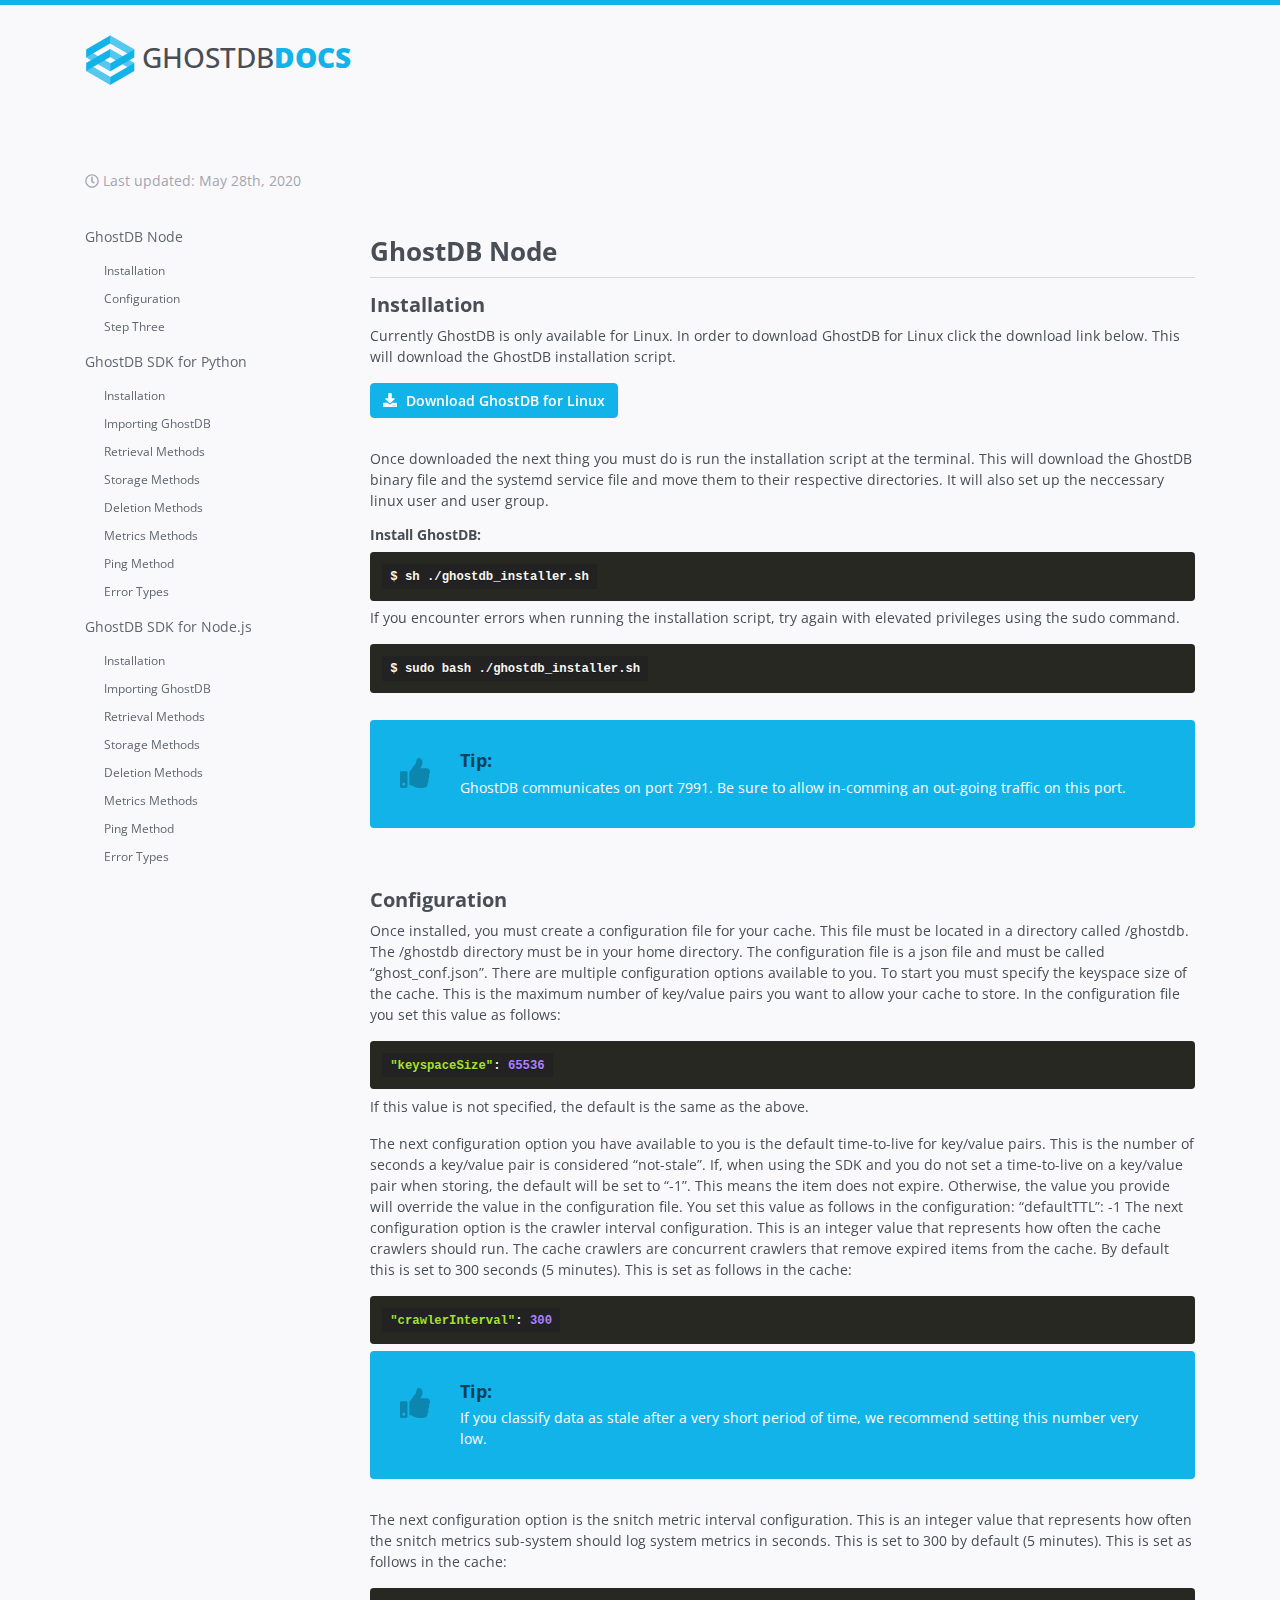
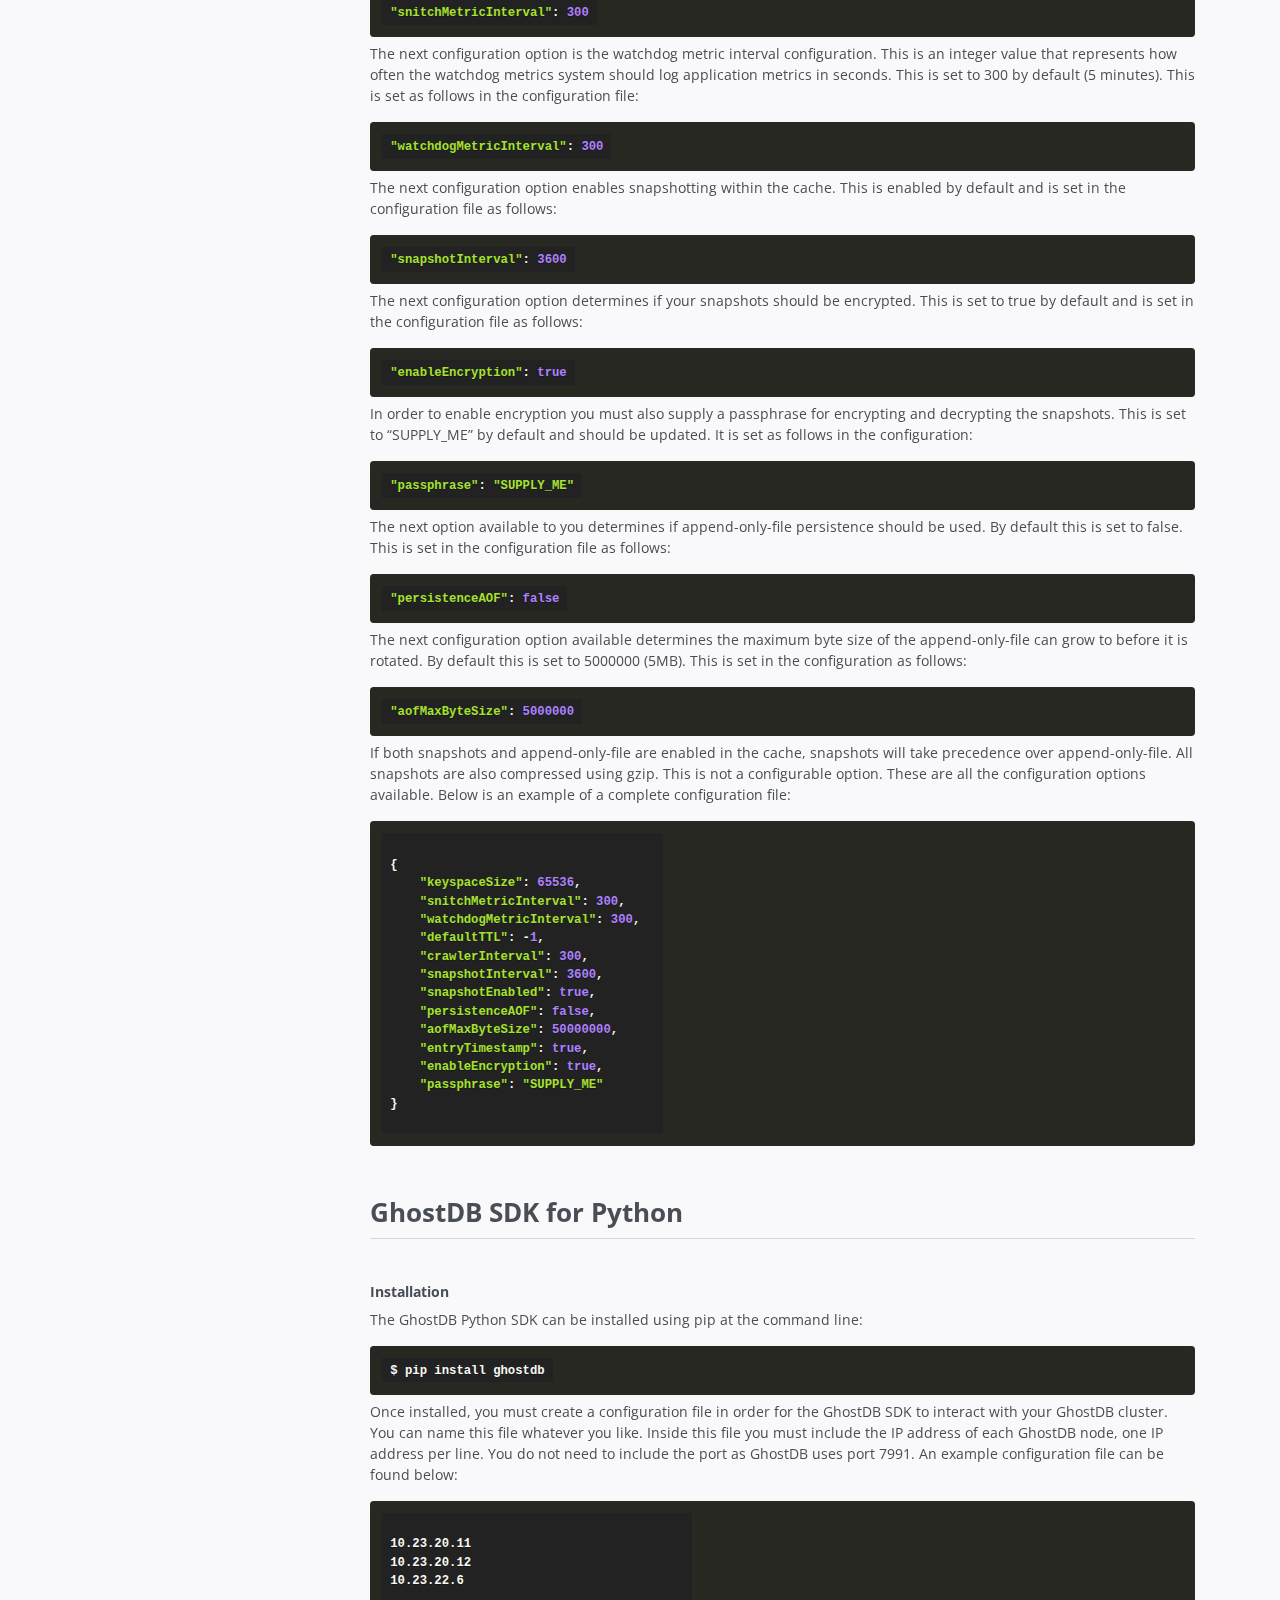
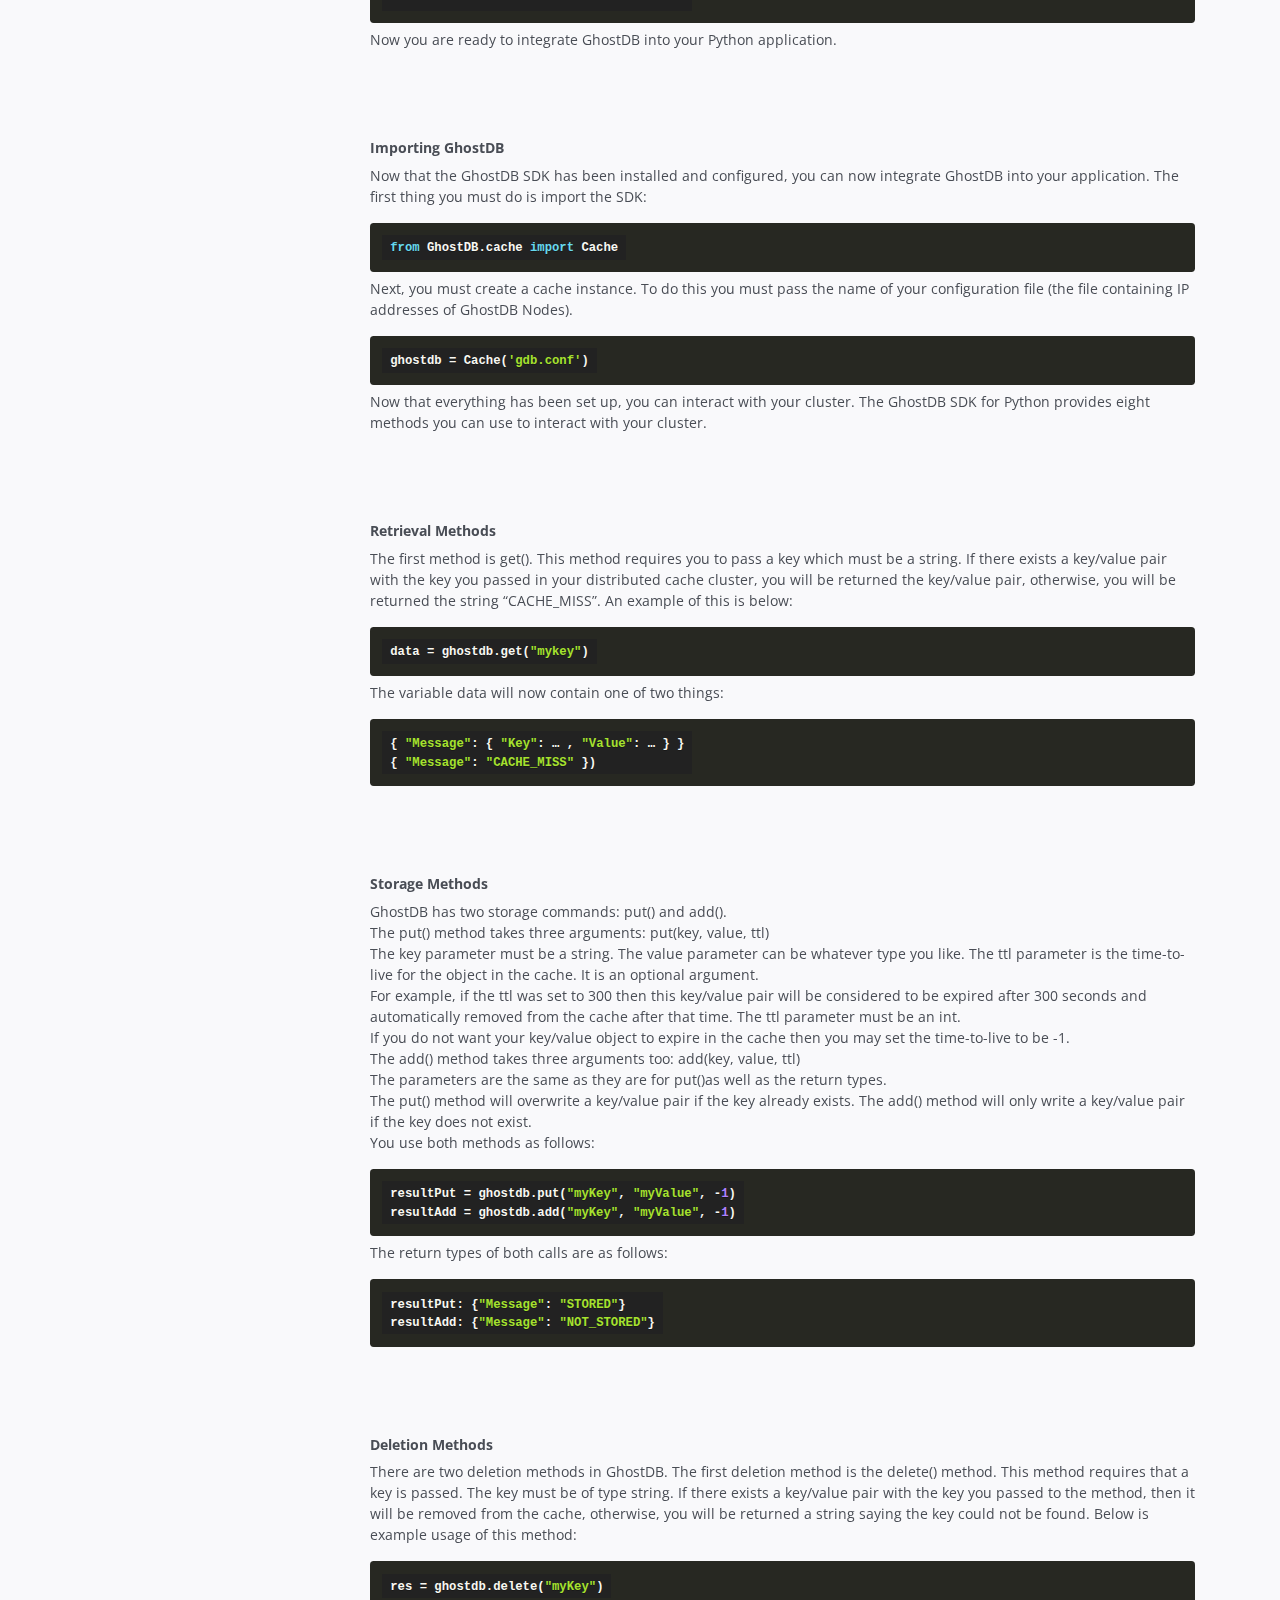
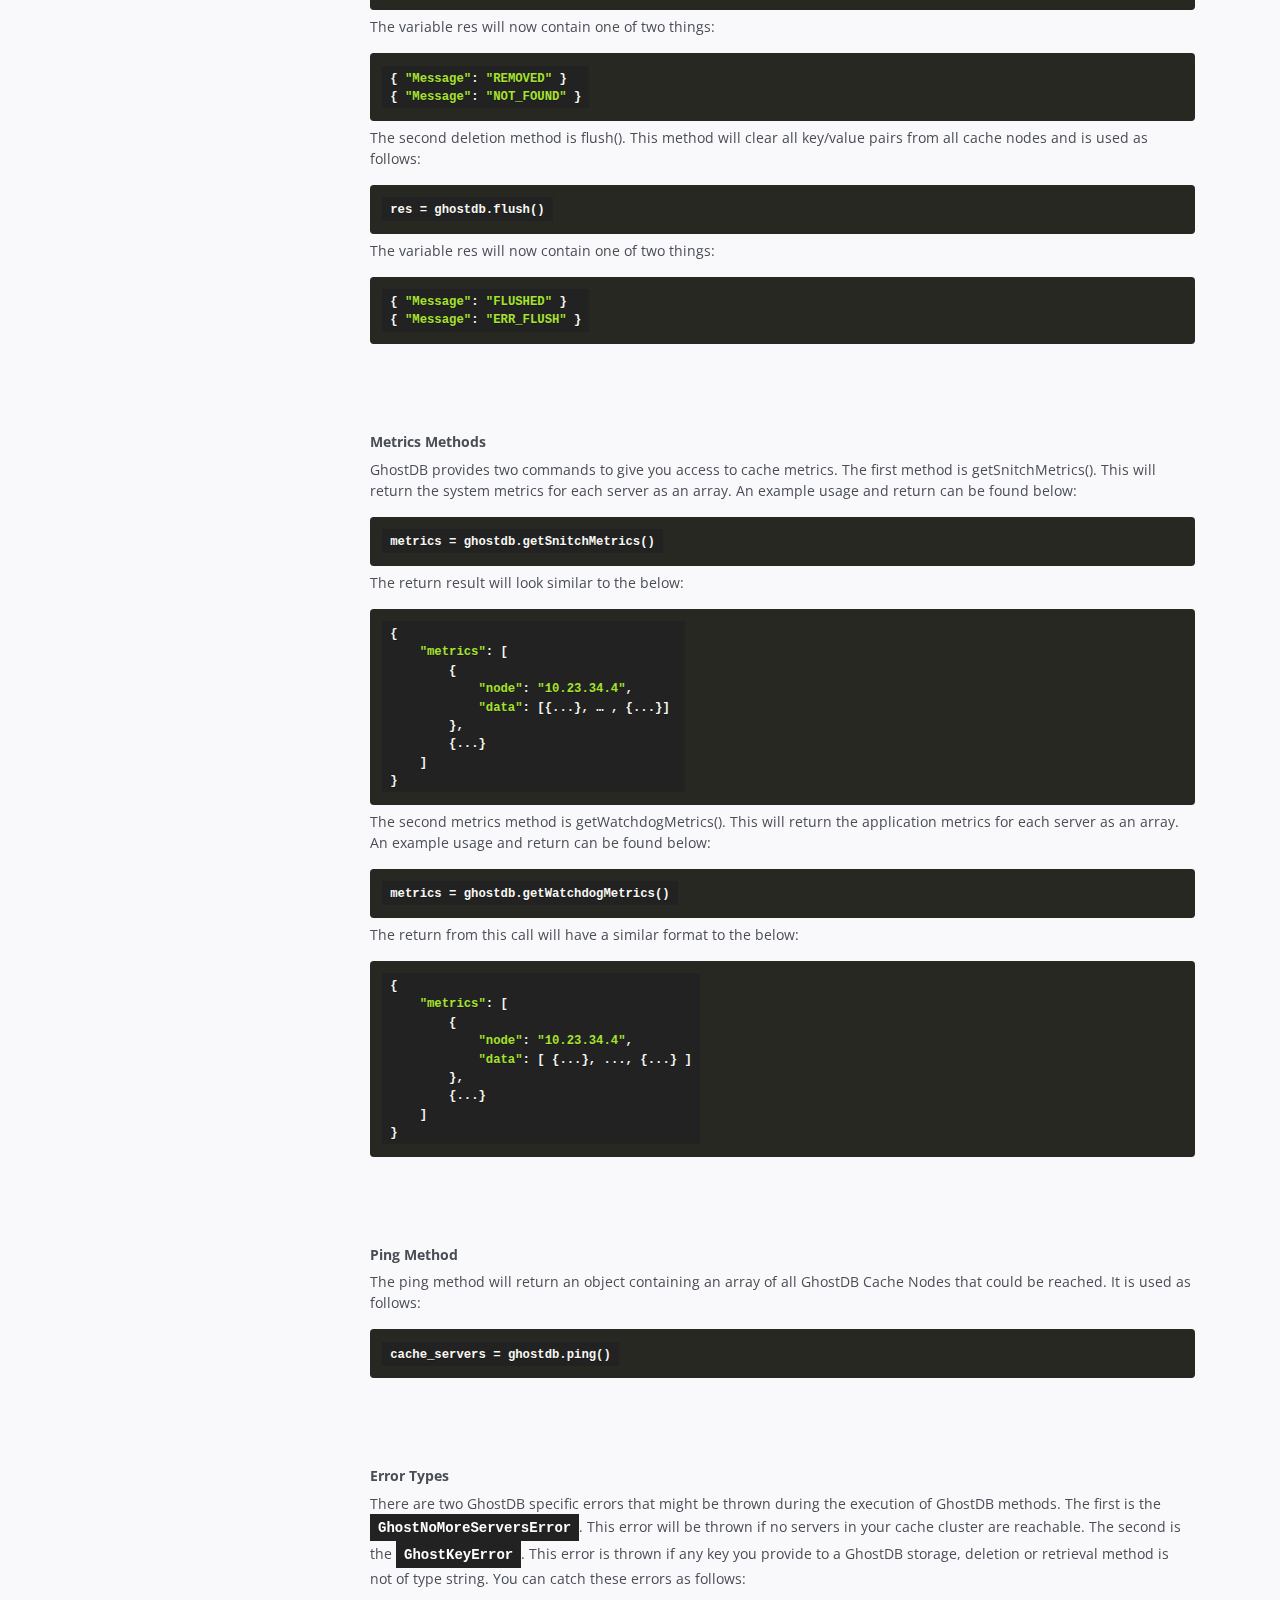
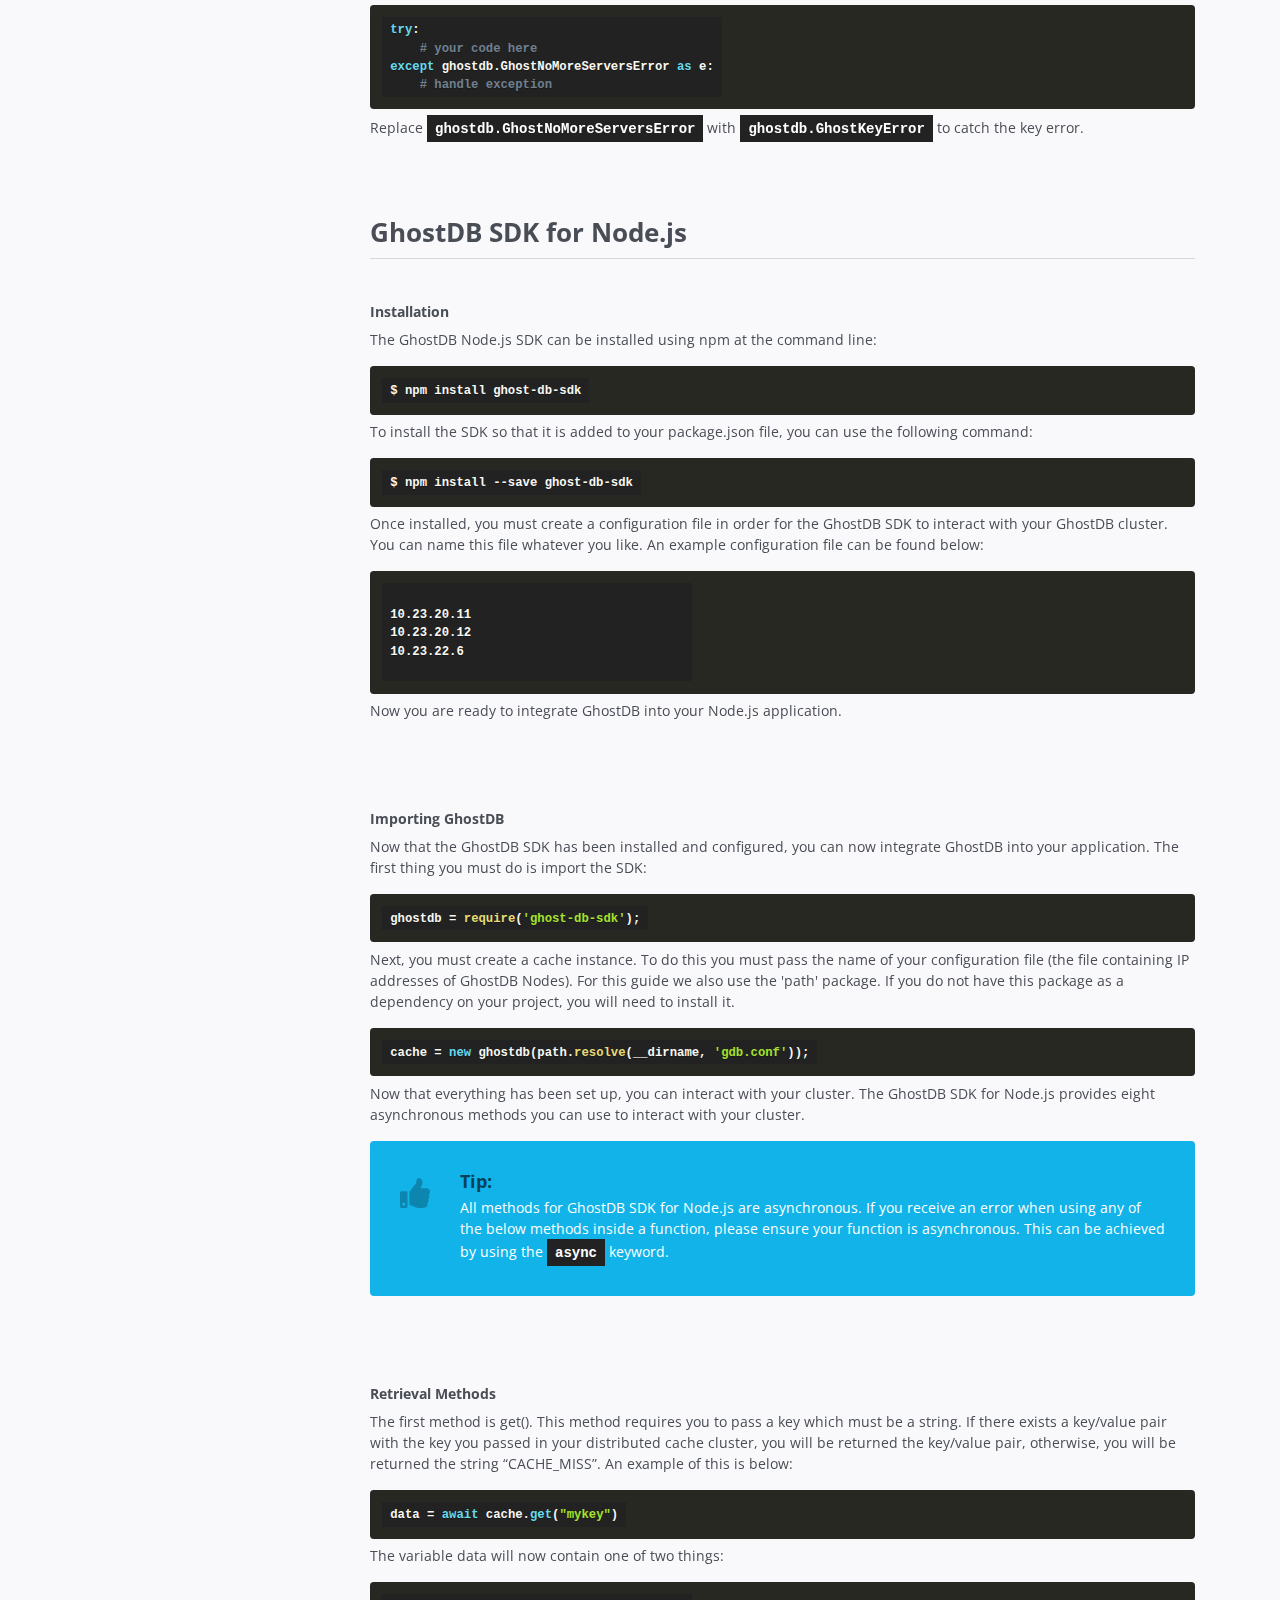
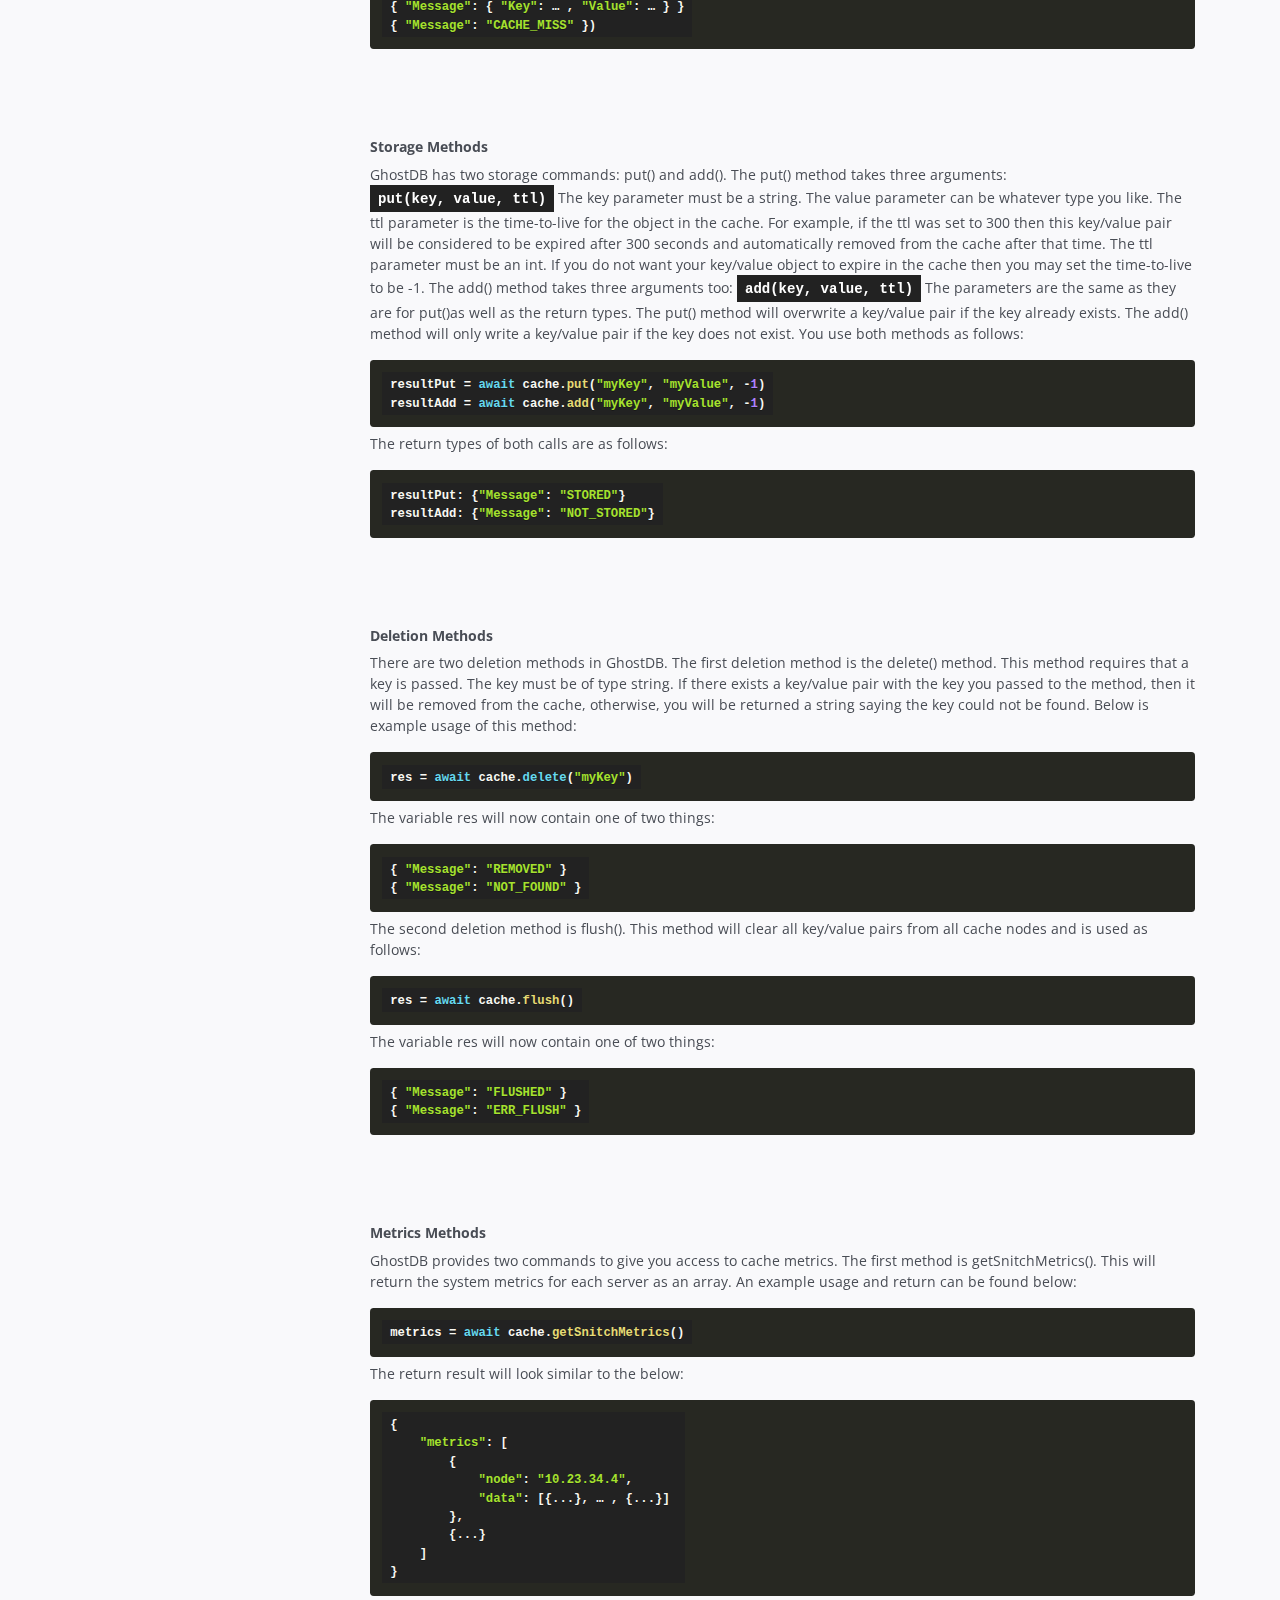
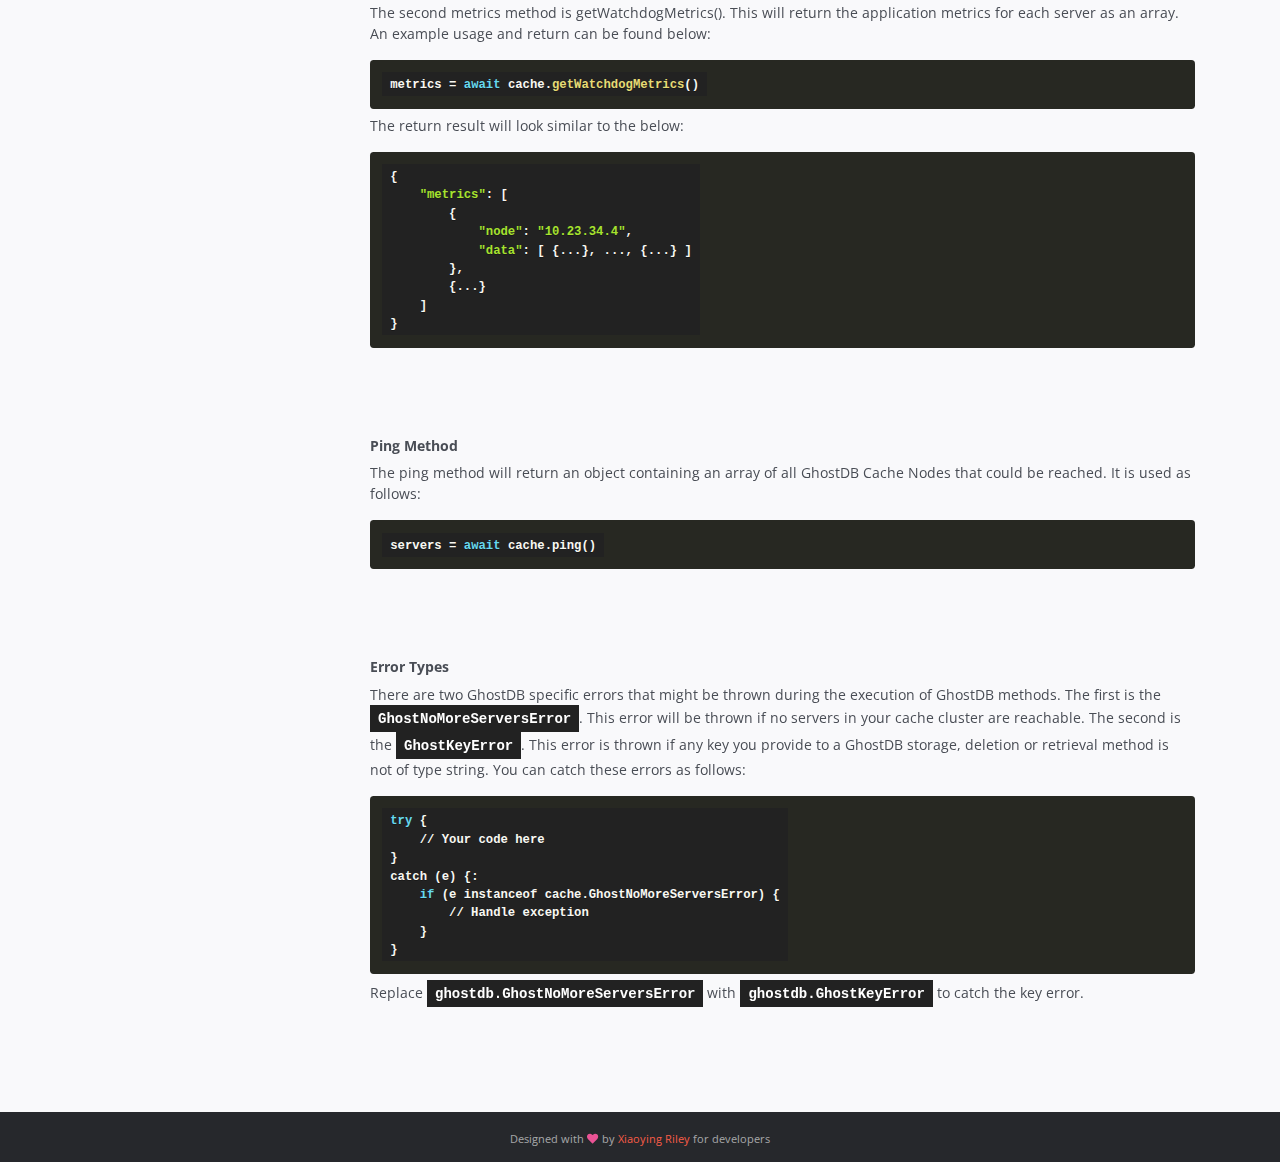
<file: docs/index.html>
<!DOCTYPE html>
<html lang="en">
<head>
    <title>GhostDB Documentation</title>
    <!-- Meta -->
    <meta charset="utf-8">
    <meta http-equiv="X-UA-Compatible" content="IE=edge">
    <meta name="viewport" content="width=device-width, initial-scale=1.0">
    <meta name="description" content="">
    <meta name="author" content="">    
    <link rel="shortcut icon" href="favicon.ico">  
    <link href='https://fonts.googleapis.com/css?family=Open+Sans:300italic,400italic,600italic,700italic,800italic,400,300,600,700,800' rel='stylesheet' type='text/css'>
    <!-- FontAwesome JS -->
    <script defer src="assets/fontawesome/js/all.js"></script>
    <!-- Global CSS -->
    <link rel="stylesheet" href="assets/plugins/bootstrap/css/bootstrap.min.css">   
    <!-- Plugins CSS -->    
    <link rel="stylesheet" href="assets/plugins/prism/prism.css">
    <link rel="stylesheet" href="assets/plugins/elegant_font/css/style.css">  
      
    <!-- Theme CSS -->
    <link id="theme-style" rel="stylesheet" href="assets/css/styles.css">
    
</head> 

<body class="body-green">
    <div class="page-wrapper">
        <!-- ******Header****** -->
        <header id="header" class="header">
            <div class="container">
                <div class="branding">
                    <h1 class="logo">
                        <a href="index.html">
                            <img style="width: 50px; height:50px;" src="assets/images/demo/logotest.png" alt="">
                            <span class="text-highlight">GhostDB</span><span class="text-bold">Docs</span>
                        </a>
                    </h1> 
                    
                </div><!--//branding-->
                
            </div><!--//container-->
        </header><!--//header-->
        <div class="doc-wrapper">
            <div class="container">
                <div id="doc-header" class="doc-header">
                    <div class="meta"><i class="far fa-clock"></i> Last updated: May 28th, 2020</div>
                </div><!--//doc-header-->
                <div class="doc-body row">
                    <div class="doc-content col-md-9 col-12 order-1">
                        <div class="content-inner">
                            <section id="installation-section" class="doc-section">
                                <h2 class="section-title">GhostDB Node</h2>
                                <div id="step1"  class="section-block">
                                    <h3 class="block-title">Installation</h3>
                                    <p>Currently GhostDB is only available for Linux. In order to download GhostDB for Linux click the download link below. This will download the GhostDB installation script. 
                                    </p>
                                    <a href="#" onclick="window.open('https://ghostdb.github.io/linux/ghostdb_installer.sh')" target="_blank" class="btn btn-green" target="_blank"><i class="fas fa-download"></i> Download GhostDB for Linux</a>
                                    
                                    <div class="code-block">
                                        <p>Once downloaded the next thing you must do is run the installation script at the terminal. This will download the GhostDB binary file and the systemd service file and move them to their respective directories. It will also set up the neccessary linux user and user group.
                                        </p>
                                        <h6>Install GhostDB:</h6>
                                        <pre><code class="language-git">$ sh ./ghostdb_installer.sh</code></pre>
                                        <p>If you encounter errors when running the installation script, try again with elevated privileges using the sudo command.
                                        </p>
                                        <pre><code class="language-git">$ sudo bash ./ghostdb_installer.sh</code></pre>
                                        <br>
                                        <div class="callout-block callout-success">
                                            <div class="icon-holder">
                                                <i class="fas fa-thumbs-up"></i>
                                            </div><!--//icon-holder-->
                                            <div class="content">
                                                <h4 class="callout-title">Tip:</h4>
                                                <p>GhostDB communicates on port 7991. Be sure to allow in-comming an out-going traffic on this port.</p>
                                            </div><!--//content-->
                                        </div>
                                    </div><!--//code-block-->
                                </div><!--//section-block-->
                                <div id="step2"  class="section-block">
                                    <h3 class="block-title">Configuration</h3>
                                    <p>Once installed, you must create a configuration file for your cache. This file must be located in a directory called /ghostdb. The /ghostdb directory must be in your home directory. The configuration file is a json file and must be called “ghost_conf.json”. There are multiple configuration options available to you. To start you must specify the keyspace size of the cache. This is the maximum number of key/value pairs you want to allow your cache to store. In the configuration file you set this value as follows:
                                    </p>
                                    <pre><code class="language-javascript">"keyspaceSize": 65536</code></pre>
                                    <p>If this value is not specified, the default is the same as the above.</p>
                                    <p>The next configuration option you have available to you is the default time-to-live for key/value pairs. This is the number of seconds a key/value pair is considered “not-stale”. If, when using the SDK and you do not set a time-to-live on a key/value pair when storing, the default will be set to “-1”. This means the item does not expire. Otherwise, the value you provide will override the value in the configuration file. You set this value as follows in the configuration: “defaultTTL”: -1 The next configuration option is the crawler interval configuration. This is an integer value that represents how often the cache crawlers should run. The cache crawlers are concurrent crawlers that remove expired items from the cache. By default this is set to 300 seconds (5 minutes). This is set as follows in the cache:
                                    </p>
                                    <pre><code class="language-javascript">"crawlerInterval": 300</code></pre>
                                    <div class="callout-block callout-success">
                                        <div class="icon-holder">
                                            <i class="fas fa-thumbs-up"></i>
                                        </div><!--//icon-holder-->
                                        <div class="content">
                                            <h4 class="callout-title">Tip:</h4>
                                            <p>If you classify data as stale after a very short period of time, we recommend setting this number very low.</p>
                                        </div><!--//content-->
                                    </div>
                                    <p>The next configuration option is the snitch metric interval configuration. This is an integer value that represents how often the snitch metrics sub-system should log system metrics in seconds. This is set to 300 by default (5 minutes). This is set as follows in the cache:</p>
                                    <pre><code class="language-javascript">"snitchMetricInterval": 300</code></pre>
                                    <p>The next configuration option is the watchdog metric interval configuration. This is an integer value that represents how often the watchdog metrics system should log application metrics in seconds. This is set to 300 by default (5 minutes). This is set as follows in the configuration file:</p>
                                    <pre><code class="language-javascript">"watchdogMetricInterval": 300</code></pre>
                                    <p>The next configuration option enables snapshotting within the cache. This is enabled by default and is set in the configuration file as follows:</p>
                                    <pre><code class="language-javascript">"snapshotInterval": 3600</code></pre>
                                    <p>The next configuration option determines if your snapshots should be encrypted. This is set to true by default and is set in the configuration file as follows:</p>
                                    <pre><code class="language-javascript">"enableEncryption": true</code></pre>
                                    <p>In order to enable encryption you must also supply a passphrase for encrypting and decrypting the snapshots. This is set to “SUPPLY_ME” by default and should be updated. It is set as follows in the configuration:</p>
                                    <pre><code class="language-javascript">"passphrase": "SUPPLY_ME"</code></pre>
                                    <p>The next option available to you determines if append-only-file persistence should be used. By default this is set to false. This is set in the configuration file as follows:</p>
                                    <pre><code class="language-javascript">"persistenceAOF": false</code></pre>
                                    <p>The next configuration option available determines the maximum byte size of the append-only-file can grow to before it is rotated. By default this is set to 5000000 (5MB). This is set in the configuration as follows:</p>
                                    <pre><code class="language-javascript">"aofMaxByteSize": 5000000</code></pre>
                                    <p>If both snapshots and append-only-file are enabled in the cache, snapshots will take precedence over append-only-file. All snapshots are also compressed using gzip. This is not a configurable option. These are all the configuration options available. Below is an example of a complete configuration file:</p>
                                    <pre><code class="language-javascript">
{
    "keyspaceSize": 65536,
    "snitchMetricInterval": 300,
    "watchdogMetricInterval": 300,
    "defaultTTL": -1,
    "crawlerInterval": 300,
    "snapshotInterval": 3600,
    "snapshotEnabled": true,
    "persistenceAOF": false,
    "aofMaxByteSize": 50000000,
    "entryTimestamp": true,
    "enableEncryption": true,
    "passphrase": "SUPPLY_ME"
}
                                    </code></pre>
                                </div><!--//section-block-->
                            </section><!--//doc-section-->
                            
                            <section id="code-section" class="doc-section">
                                <h2 class="section-title">GhostDB SDK for Python</h2>
                                <div id="html" class="section-block">
                                    <div class="code-block">
                                        <h6>Installation</h6>
                                        <p>The GhostDB Python SDK can be installed using pip at the command line:</p>
                                        <pre><code class="language-git">$ pip install ghostdb</code></pre>
                                        <p>Once installed, you must create a configuration file in order for the GhostDB SDK to interact with your GhostDB cluster. You can name this file whatever you like. Inside this file you must include the IP address of each GhostDB node, one IP address per line. You do not need to include the port as GhostDB uses port 7991. An example configuration file can be found below:</p>
                                        <pre><code class="language-git">
10.23.20.11
10.23.20.12
10.23.22.6
                                        </code></pre>
                                        <p>Now you are ready to integrate GhostDB into your Python application.</p>
                                    </div><!--//code-block-->
                                </div><!--//section-block-->
                                <div id="css" class="section-block">
                                    <div class="code-block">
                                        <h6>Importing GhostDB</h6>
                                        <p>Now that the GhostDB SDK has been installed and configured, you can now integrate GhostDB into your application. The first thing you must do is import the SDK:</p>
                                        <pre><code class="language-python">from GhostDB.cache import Cache</code></pre>
                                        <p>Next, you must create a cache instance. To do this you must pass the name of your configuration file (the file containing IP addresses of GhostDB Nodes).</p>
                                        <pre><code class="language-python">ghostdb = Cache('gdb.conf')</code></pre>
                                        <p>Now that everything has been set up, you can interact with your cluster. The GhostDB SDK for Python provides eight methods you can use to interact with your cluster.</p>
                                    </div><!--//code-block-->
                                </div><!--//section-block-->
                                <div id="sass" class="section-block">
                                    <div class="code-block">
                                        <h6>Retrieval Methods</h6>
                                        <p>The first method is get(). This method requires you to pass a key which must be a string. If there exists a key/value pair with the key you passed in your distributed cache cluster, you will be returned the key/value pair, otherwise, you will be returned the string “CACHE_MISS”. An example of this is below:</p>
                                        <pre><code class="language-python">data = ghostdb.get("mykey")</code></pre>
                                        <p>The variable data will now contain one of two things:</p>
                                        <pre><code class="language-javascript">{ "Message": { "Key": … , "Value": … } }
{ "Message": "CACHE_MISS" })</code></pre>
                                    </div><!--//code-block-->
                                </div><!--//section-block-->
                                <div id="less" class="section-block">
                                    <div class="code-block">
                                        <h6>Storage Methods</h6>
                                        <p>GhostDB has two storage commands: put() and add().
                                        <br>
                                        The put() method takes three arguments: put(key, value, ttl)
                                        <br>
                                        The key parameter must be a string. The value parameter can be whatever type you like. The ttl parameter is the time-to-live for the object in the cache. It is an optional argument.
                                        <br>
                                        For example, if the ttl was set to 300 then this key/value pair will be considered to be expired after 300 seconds and automatically removed from the cache after that time. The ttl parameter must be an int.
                                        <br>
                                        If you do not want your key/value object to expire in the cache then you may set the time-to-live to be -1.
                                        <br>
                                        The add() method takes three arguments too: add(key, value, ttl)
                                        <br>
                                        The parameters are the same as they are for put()as well as the return types.
                                        <br>
                                        The put() method will overwrite a key/value pair if the key already exists. The add() method will only write a key/value pair if the key does not exist.
                                        <br>
                                        You use both methods as follows:</p>
                                        <pre><code class="language-python">resultPut = ghostdb.put("myKey", "myValue", -1)
resultAdd = ghostdb.add("myKey", "myValue", -1)</code></pre>
                                        <p>The return types of both calls are as follows:</p>
                                        <pre><code class="language-javascript">resultPut: {"Message": "STORED"}
resultAdd: {"Message": "NOT_STORED"}</code></pre>
                                    </div><!--//code-block-->
                                </div><!--//section-block-->
                                
                                
                                <div id="javascript" class="section-block">
                                    <div class="code-block">
                                        <h6>Deletion Methods</h6>
                                        <p>There are two deletion methods in GhostDB. The first deletion method is the delete() method. This method requires that a key is passed. The key must be of type string. If there exists a key/value pair with the key you passed to the method, then it will be removed from the cache, otherwise, you will be returned a string saying the key could not be found. Below is example usage of this method:</p>
                                        <pre><code class="language-python">res = ghostdb.delete("myKey")</code></pre>
                                        <p>The variable res will now contain one of two things:</p>
                                        <pre><code class="language-javascript">{ "Message": "REMOVED" }
{ "Message": "NOT_FOUND" }</code></pre>
                                        <p>The second deletion method is flush(). This method will clear all key/value pairs from all cache nodes and is used as follows:</p>
                                        <pre><code class="language-python">res = ghostdb.flush()</code></pre>
                                        <p>The variable res will now contain one of two things:</p>
                                        <pre><code class="language-javascript">{ "Message": "FLUSHED" }
{ "Message": "ERR_FLUSH" }</code></pre>
                                    </div><!--//code-block-->
                                </div><!--//section-block-->
                                <div id="python" class="section-block">
                                    <div class="code-block">
                                        <h6>Metrics Methods</h6>
                                        <p>GhostDB provides two commands to give you access to cache metrics. The first method is getSnitchMetrics(). This will return the system metrics for each server as an array. An example usage and return can be found below:</p>
                                        <pre><code class="language-python">metrics = ghostdb.getSnitchMetrics()</code></pre>
                                        <p>The return result will look similar to the below:</p>
                                        <pre><code class="language-javascript">{
    "metrics": [ 
        { 
            "node": "10.23.34.4", 
            "data": [{...}, … , {...}] 
        }, 
        {...} 
    ]
}</code></pre>
                                        <p>The second metrics method is getWatchdogMetrics(). This will return the application metrics for each server as an array. An example usage and return can be found below:</p>
                                        <pre><code class="language-python">metrics = ghostdb.getWatchdogMetrics()</code></pre>
                                        <p>The return from this call will have a similar format to the below:</p>
                                        <pre><code class="language-javascript">{
    "metrics": [
        {
            "node": "10.23.34.4",
            "data": [ {...}, ..., {...} ]
        },
        {...}
    ]
}</code></pre>
                                    </div><!--//code-block-->
                                </div><!--//section-block-->
                                <div id="php" class="section-block">
                                    <div class="code-block">
                                        <h6>Ping Method</h6>
                                        <p>The ping method will return an object containing an array of all GhostDB Cache Nodes that could be reached. It is used as follows:</p>
                                        <pre><code class="language-python">cache_servers = ghostdb.ping()</code></pre>
                                    </div><!--//code-block-->
                                </div><!--//section-block-->
                                <div id="handlebars" class="section-block">
                                    <div class="code-block">
                                        <h6>Error Types</h6>
                                        <p>There are two GhostDB specific errors that might be thrown during the execution of GhostDB methods. The first is the <code>GhostNoMoreServersError</code>. This error will be thrown if no servers in your cache cluster are reachable. The second is the <code>GhostKeyError</code>. This error is thrown if any key you provide to a GhostDB storage, deletion or retrieval method is not of type string. You can catch these errors as follows:</p>
                                        <pre><code class="language-python">try: 
    # your code here
except ghostdb.GhostNoMoreServersError as e:
    # handle exception</code></pre>
                                        <p>Replace <code>ghostdb.GhostNoMoreServersError</code> with <code>ghostdb.GhostKeyError</code> to catch the key error.</p>
                                    </div><!--//code-block-->
                                </div><!--//section-block-->
                            </section><!--//doc-section-->



                            <section id="callouts-section" class="doc-section">
                                <h2 class="section-title">GhostDB SDK for Node.js</h2>
                                <div id="html2" class="section-block">
                                    <div class="code-block">
                                        <h6>Installation</h6>
                                        <p>The GhostDB Node.js SDK can be installed using npm at the command line:</p>
                                        <pre><code class="language-git">$ npm install ghost-db-sdk</code></pre>
                                        <p>To install the SDK so that it is added to your package.json file, you can use the following command:</p>
                                        <pre><code class="language-git">$ npm install --save ghost-db-sdk</code></pre>
                                        <p>Once installed, you must create a configuration file in order for the GhostDB SDK to interact with your GhostDB cluster. You can name this file whatever you like. An example configuration file can be found below:</p>
                                        <pre><code class="language-git">
10.23.20.11
10.23.20.12
10.23.22.6
                                        </code></pre>
                                        <p>Now you are ready to integrate GhostDB into your Node.js application.</p>
                                    </div><!--//code-block-->
                                </div><!--//section-block-->
                                <div id="css2" class="section-block">
                                    <div class="code-block">
                                        <h6>Importing GhostDB</h6>
                                        <p>Now that the GhostDB SDK has been installed and configured, you can now integrate GhostDB into your application. The first thing you must do is import the SDK:</p>
                                        <pre><code class="language-javascript">ghostdb = require('ghost-db-sdk');</code></pre>
                                        <p>Next, you must create a cache instance. To do this you must pass the name of your configuration file (the file containing IP addresses of GhostDB Nodes). For this guide we also use the 'path' package. If you do not have this package as a dependency on your project, you will need to install it.</p>
                                        <pre><code class="language-javascript">cache = new ghostdb(path.resolve(__dirname, 'gdb.conf'));</code></pre>
                                        <p>Now that everything has been set up, you can interact with your cluster. The GhostDB SDK for Node.js provides eight asynchronous methods you can use to interact with your cluster.</p>
                                         <div class="callout-block callout-success">
                                            <div class="icon-holder">
                                                <i class="fas fa-thumbs-up"></i>
                                            </div><!--//icon-holder-->
                                            <div class="content">
                                                <h4 class="callout-title">Tip:</h4>
                                                <p>All methods for GhostDB SDK for Node.js are asynchronous. If you receive an error when using any of the below methods inside a function, please ensure your function is asynchronous. This can be achieved by using the <code>async</code> keyword.</p>
                                            </div><!--//content-->
                                        </div>
                                    </div><!--//code-block-->
                                </div><!--//section-block-->
                                <div id="sass2" class="section-block">
                                    <div class="code-block">
                                        <h6>Retrieval Methods</h6>
                                        <p>The first method is get(). This method requires you to pass a key which must be a string. If there exists a key/value pair with the key you passed in your distributed cache cluster, you will be returned the key/value pair, otherwise, you will be returned the string “CACHE_MISS”. An example of this is below:</p>
                                        <pre><code class="language-javascript">data = await cache.get("mykey")</code></pre>
                                        <p>The variable data will now contain one of two things:</p>
                                        <pre><code class="language-javascript">{ "Message": { "Key": … , "Value": … } }
{ "Message": "CACHE_MISS" })</code></pre>
                                    </div><!--//code-block-->
                                </div><!--//section-block-->
                                <div id="less2" class="section-block">
                                    <div class="code-block">
                                        <h6>Storage Methods</h6>
                                        <p>GhostDB has two storage commands: put() and add(). The put() method takes three arguments: <code>put(key, value, ttl)</code> The key parameter must be a string. The value parameter can be whatever type you like. The ttl parameter is the time-to-live for the object in the cache. For example, if the ttl was set to 300 then this key/value pair will be considered to be expired after 300 seconds and automatically removed from the cache after that time. The ttl parameter must be an int. If you do not want your key/value object to expire in the cache then you may set the time-to-live to be -1. The add() method takes three arguments too: <code>add(key, value, ttl)</code> The parameters are the same as they are for put()as well as the return types. The put() method will overwrite a key/value pair if the key already exists. The add() method will only write a key/value pair if the key does not exist. You use both methods as follows:</p>
                                        <pre><code class="language-javascript">resultPut = await cache.put("myKey", "myValue", -1)
resultAdd = await cache.add("myKey", "myValue", -1)</code></pre>
                                        <p>The return types of both calls are as follows:</p>
                                        <pre><code class="language-javascript">resultPut: {"Message": "STORED"}
resultAdd: {"Message": "NOT_STORED"}</code></pre>
                                    </div><!--//code-block-->
                                </div><!--//section-block-->
                                
                                
                                <div id="javascript2" class="section-block">
                                    <div class="code-block">
                                        <h6>Deletion Methods</h6>
                                        <p>There are two deletion methods in GhostDB. The first deletion method is the delete() method. This method requires that a key is passed. The key must be of type string. If there exists a key/value pair with the key you passed to the method, then it will be removed from the cache, otherwise, you will be returned a string saying the key could not be found. Below is example usage of this method:</p>
                                        <pre><code class="language-javascript">res = await cache.delete("myKey")</code></pre>
                                        <p>The variable res will now contain one of two things:</p>
                                        <pre><code class="language-javascript">{ "Message": "REMOVED" }
{ "Message": "NOT_FOUND" }</code></pre>
                                        <p>The second deletion method is flush(). This method will clear all key/value pairs from all cache nodes and is used as follows:</p>
                                        <pre><code class="language-javascript">res = await cache.flush()</code></pre>
                                        <p>The variable res will now contain one of two things:</p>
                                        <pre><code class="language-javascript">{ "Message": "FLUSHED" }
{ "Message": "ERR_FLUSH" }</code></pre>
                                    </div><!--//code-block-->
                                </div><!--//section-block-->
                                <div id="python2" class="section-block">
                                    <div class="code-block">
                                        <h6>Metrics Methods</h6>
                                        <p>GhostDB provides two commands to give you access to cache metrics. The first method is getSnitchMetrics(). This will return the system metrics for each server as an array. An example usage and return can be found below:</p>
                                        <pre><code class="language-javascript">metrics = await cache.getSnitchMetrics()</code></pre>
                                        <p>The return result will look similar to the below:</p>
                                        <pre><code class="language-javascript">{
    "metrics": [ 
        { 
            "node": "10.23.34.4", 
            "data": [{...}, … , {...}] 
        }, 
        {...} 
    ]
}</code></pre>
                                        <p>The second metrics method is getWatchdogMetrics(). This will return the application metrics for each server as an array. An example usage and return can be found below:</p>
                                        <pre><code class="language-javascript">metrics = await cache.getWatchdogMetrics()</code></pre>
                                        <p>The return result will look similar to the below:</p>
                                        <pre><code class="language-javascript">{
    "metrics": [
        {
            "node": "10.23.34.4",
            "data": [ {...}, ..., {...} ]
        },
        {...}
    ]
}</code></pre>
                                    </div><!--//code-block-->
                                </div><!--//section-block-->
                                <div id="php2" class="section-block">
                                    <div class="code-block">
                                        <h6>Ping Method</h6>
                                        <p>The ping method will return an object containing an array of all GhostDB Cache Nodes that could be reached. It is used as follows:</p>
                                        <pre><code class="language-python">servers = await cache.ping()</code></pre>
                                    </div><!--//code-block-->
                                </div><!--//section-block-->
                                <div id="handlebars2" class="section-block">
                                    <div class="code-block">
                                        <h6>Error Types</h6>
                                        <p>There are two GhostDB specific errors that might be thrown during the execution of GhostDB methods. The first is the <code>GhostNoMoreServersError</code>. This error will be thrown if no servers in your cache cluster are reachable. The second is the <code>GhostKeyError</code>. This error is thrown if any key you provide to a GhostDB storage, deletion or retrieval method is not of type string. You can catch these errors as follows:</p>
                                        <pre><code class="language-python">try { 
    // Your code here
}
catch (e) {:
    if (e instanceof cache.GhostNoMoreServersError) {
        // Handle exception
    }
}</code></pre>
                                        <p>Replace <code>ghostdb.GhostNoMoreServersError</code> with <code>ghostdb.GhostKeyError</code> to catch the key error.</p>
                                    </div><!--//code-block-->
                                </div><!--//section-block-->
                            </section><!--//doc-section-->
                            
                            
                            </section><!--//doc-section-->
                        </div><!--//content-inner-->
                    </div><!--//doc-content-->
                    <div class="doc-sidebar col-md-3 col-12 order-0 d-none d-md-flex">
                        <div id="doc-nav" class="doc-nav">
	                        
	                            <nav id="doc-menu" class="nav doc-menu flex-column sticky">
	                                <a class="nav-link scrollto" href="#installation-section">GhostDB Node</a>
                                    <nav class="doc-sub-menu nav flex-column">
                                        <a class="nav-link scrollto" href="#step1">Installation</a>
                                        <a class="nav-link scrollto" href="#step2">Configuration</a>
                                        <a class="nav-link scrollto" href="#step3">Step Three</a>
                                    </nav><!--//nav-->
	                                <a class="nav-link scrollto" href="#code-section">GhostDB SDK for Python</a>
                                    <nav class="doc-sub-menu nav flex-column">
                                        <a class="nav-link scrollto" href="#html">Installation</a>
                                        <a class="nav-link scrollto" href="#css">Importing GhostDB</a>
                                        <a class="nav-link scrollto" href="#sass">Retrieval Methods</a>
                                        <a class="nav-link scrollto" href="#less">Storage Methods</a>
                                        <a class="nav-link scrollto" href="#javascript">Deletion Methods</a>
                                        <a class="nav-link scrollto" href="#python">Metrics Methods</a>
                                        <a class="nav-link scrollto" href="#php">Ping Method</a>
                                        <a class="nav-link scrollto" href="#handlebars">Error Types</a>
                                    </nav><!--//nav-->
	                                <a class="nav-link scrollto" href="#callouts-section">GhostDB SDK for Node.js</a>
                                    <nav class="doc-sub-menu nav flex-column">
                                        <a class="nav-link scrollto" href="#html2">Installation</a>
                                        <a class="nav-link scrollto" href="#css2">Importing GhostDB</a>
                                        <a class="nav-link scrollto" href="#sass2">Retrieval Methods</a>
                                        <a class="nav-link scrollto" href="#less2">Storage Methods</a>
                                        <a class="nav-link scrollto" href="#javascript2">Deletion Methods</a>
                                        <a class="nav-link scrollto" href="#python2">Metrics Methods</a>
                                        <a class="nav-link scrollto" href="#php2">Ping Method</a>
                                        <a class="nav-link scrollto" href="#handlebars2">Error Types</a>
                                    </nav><!--//nav-->
	                            </nav><!--//doc-menu-->
	                        
                        </div>
                    </div><!--//doc-sidebar-->
                </div><!--//doc-body-->              
            </div><!--//container-->
        </div><!--//doc-wrapper-->
        
        
    </div><!--//page-wrapper-->
    
    <footer id="footer" class="footer text-center">
        <div class="container">
            <!--/* This template is free as long as you keep the footer attribution link. If you'd like to use the template without the attribution link, you can buy the commercial license via our website: themes.3rdwavemedia.com Thank you for your support. :) */-->
            <small class="copyright">Designed with <i class="fas fa-heart"></i> by <a href="https://themes.3rdwavemedia.com/" target="_blank">Xiaoying Riley</a> for developers</small>
            
        </div><!--//container-->
    </footer><!--//footer-->
    
     
    <!-- Main Javascript -->          
    <script type="text/javascript" src="assets/plugins/jquery-3.4.1.min.js"></script>
    <script type="text/javascript" src="assets/plugins/bootstrap/js/bootstrap.min.js"></script>
    <script type="text/javascript" src="assets/plugins/prism/prism.js"></script>    
    <script type="text/javascript" src="assets/plugins/jquery-scrollTo/jquery.scrollTo.min.js"></script>      
    <script type="text/javascript" src="assets/plugins/stickyfill/dist/stickyfill.min.js"></script>                                                             
    <script type="text/javascript" src="assets/js/main.js"></script>
    
</body>
</html>
</file>
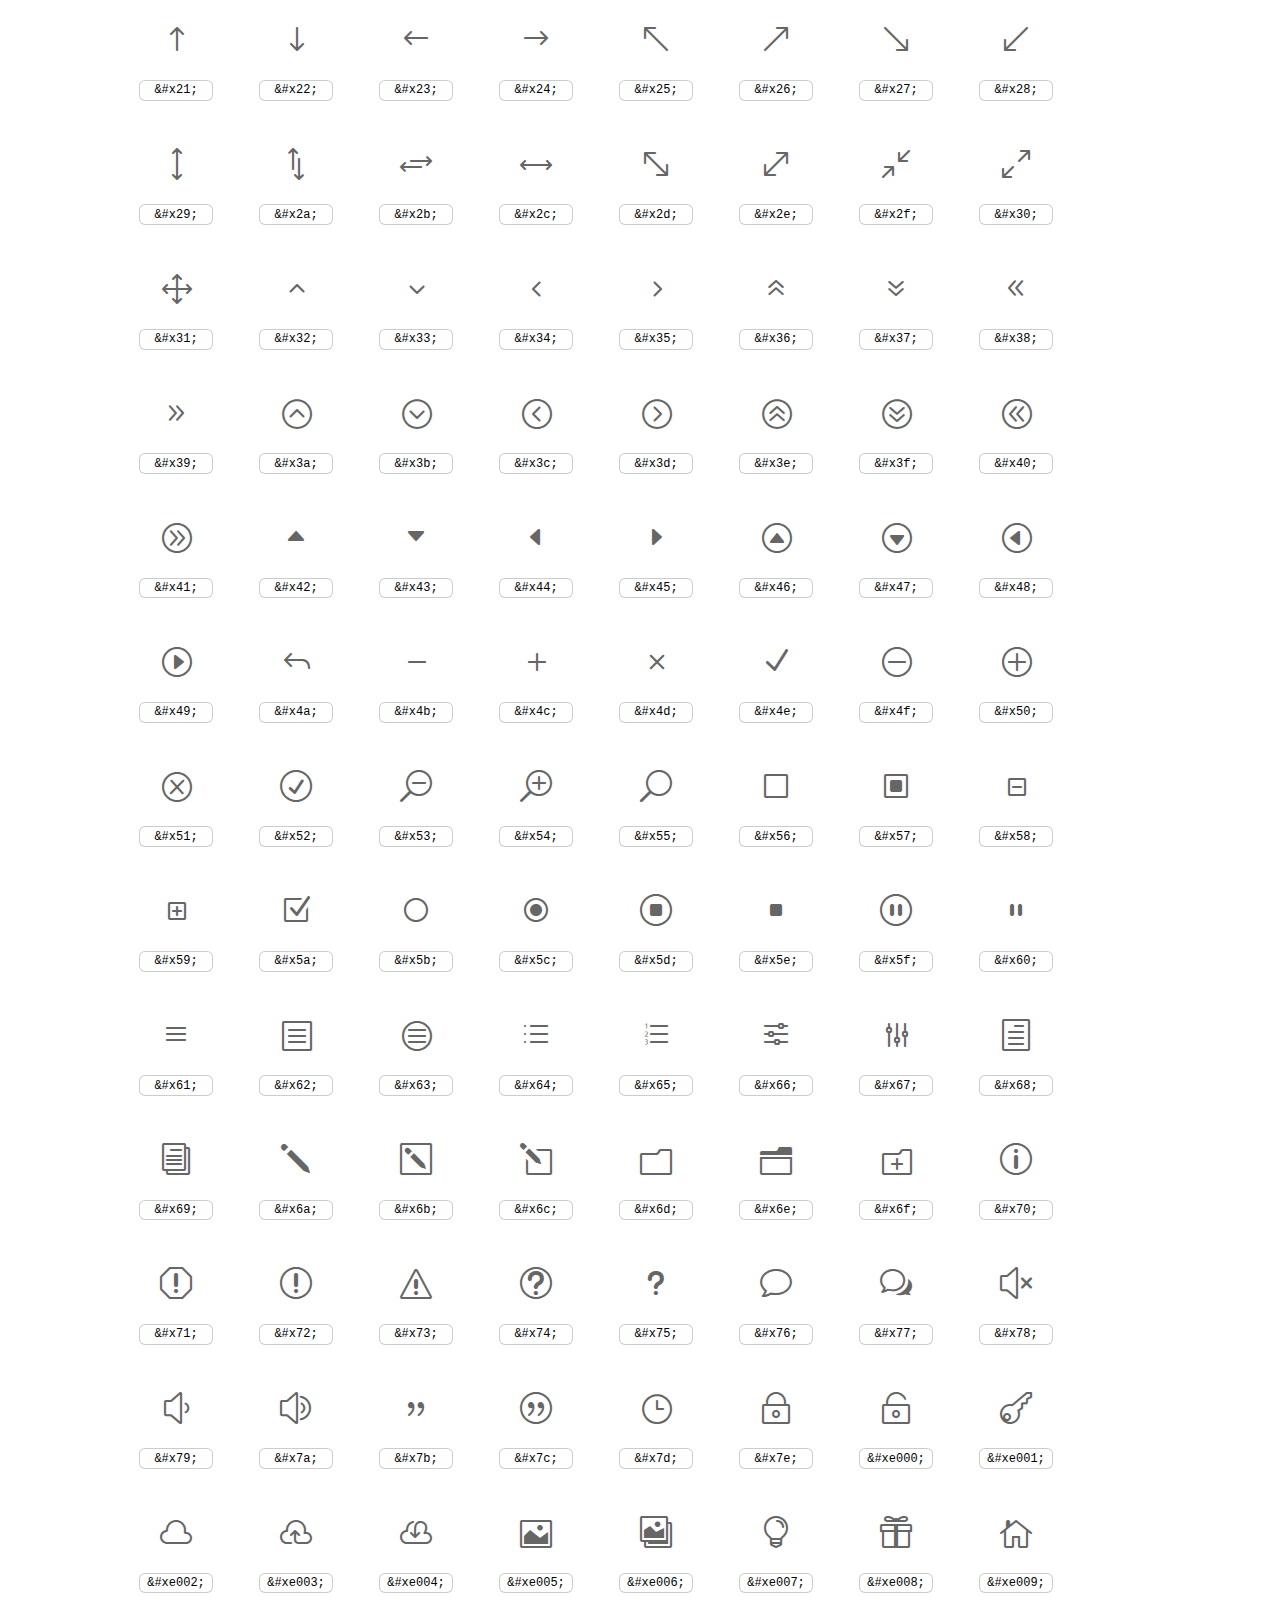
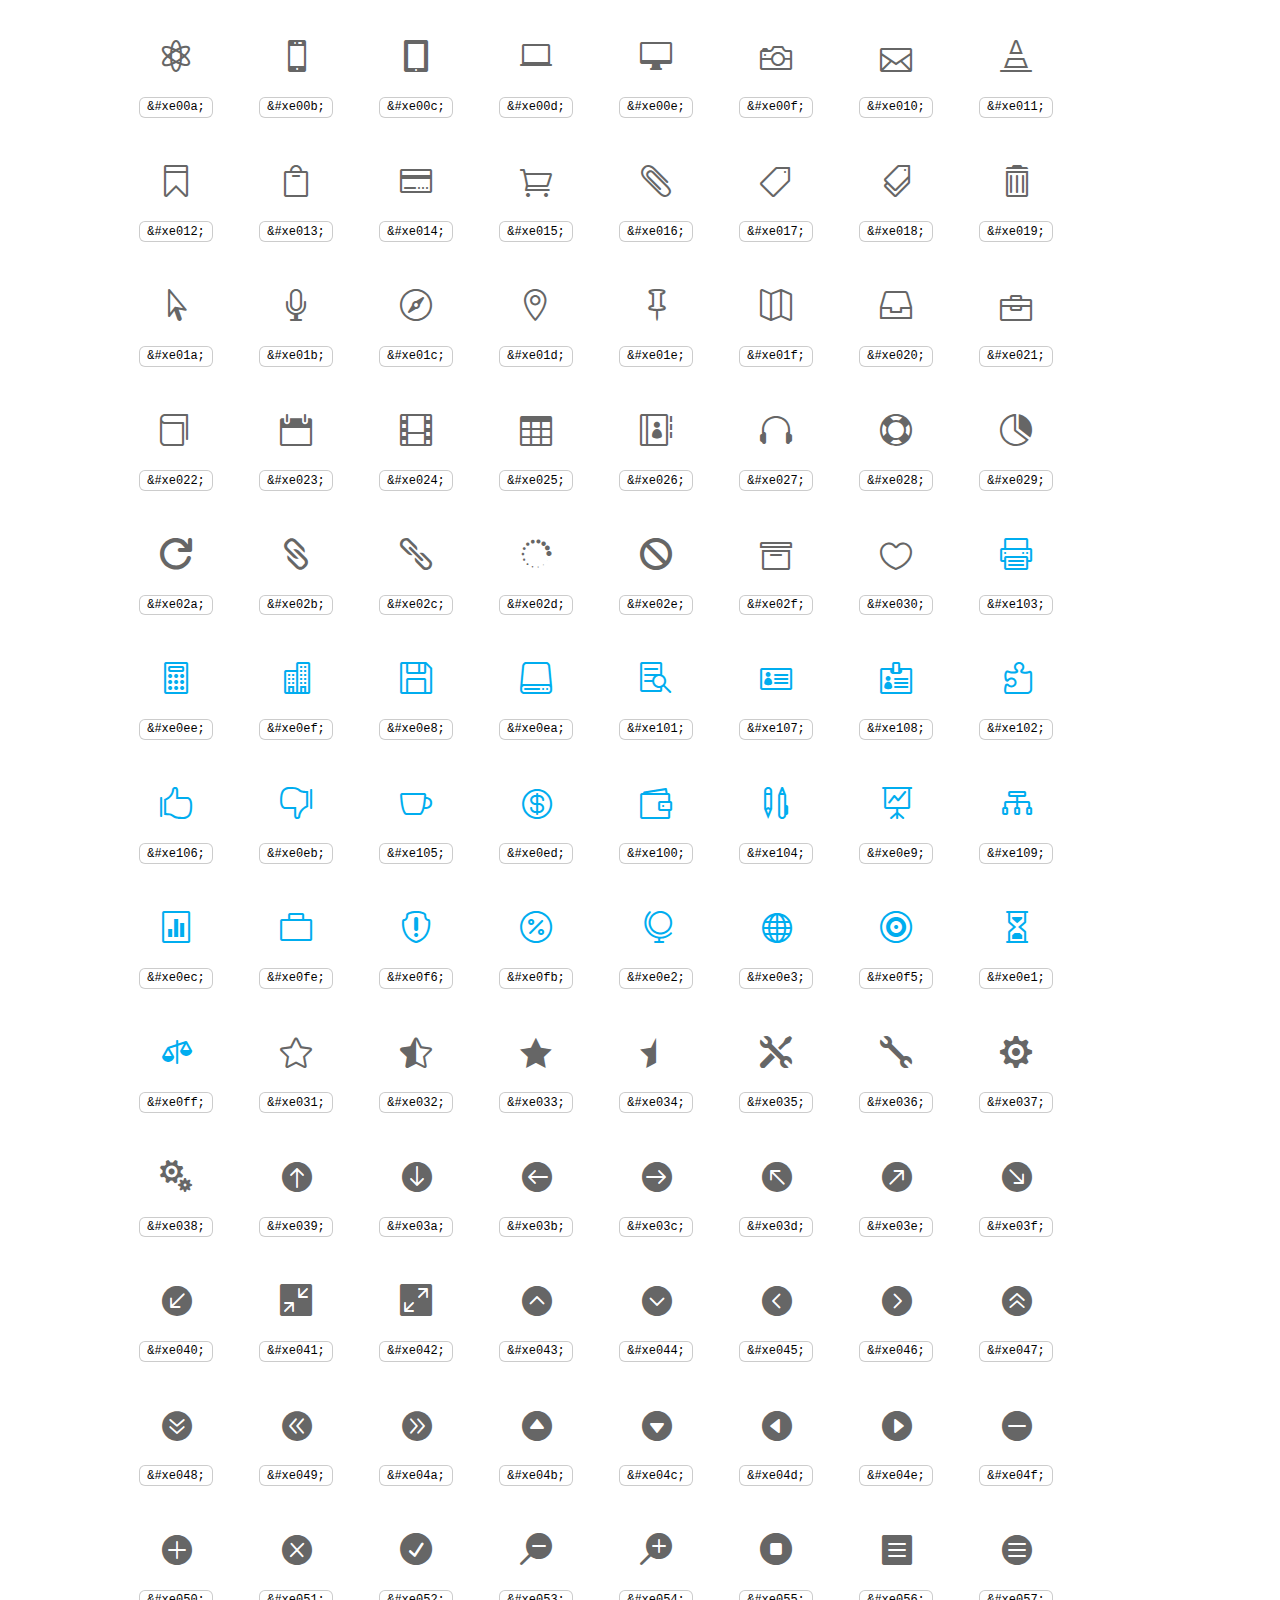
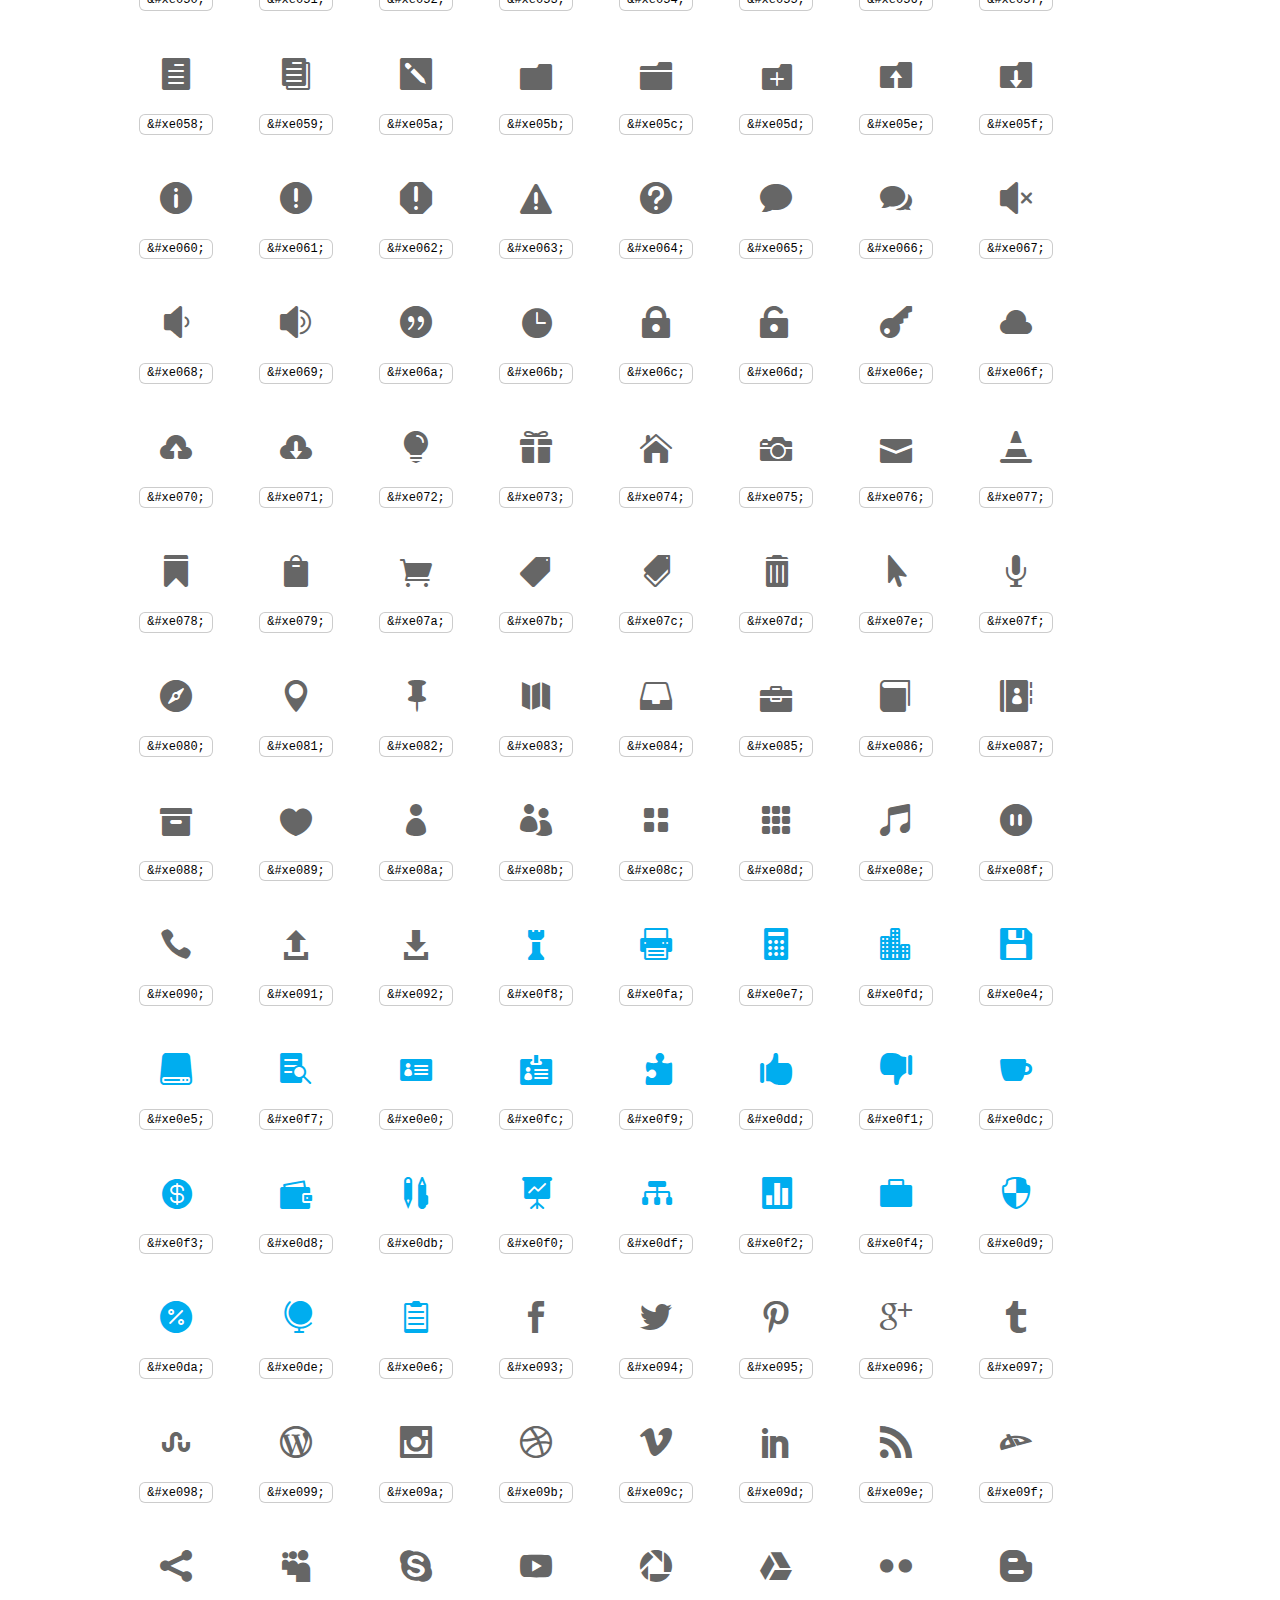
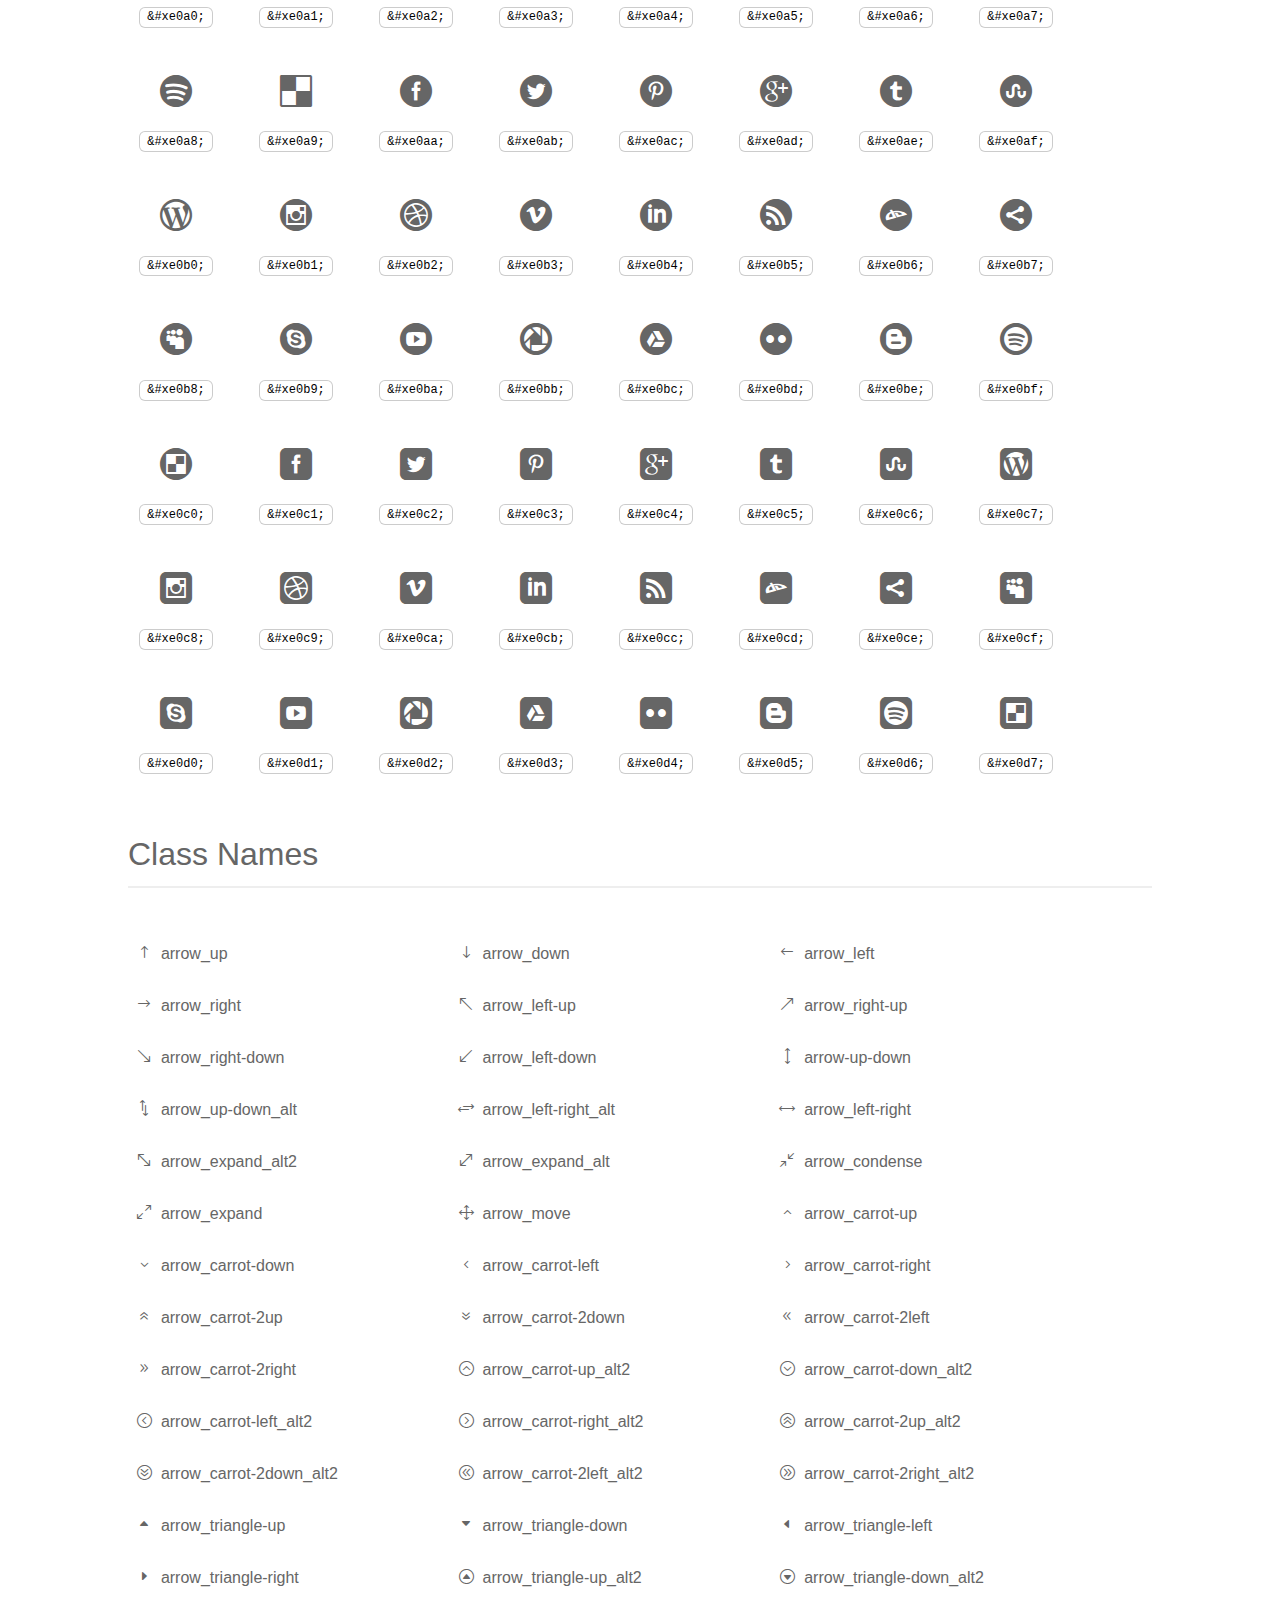
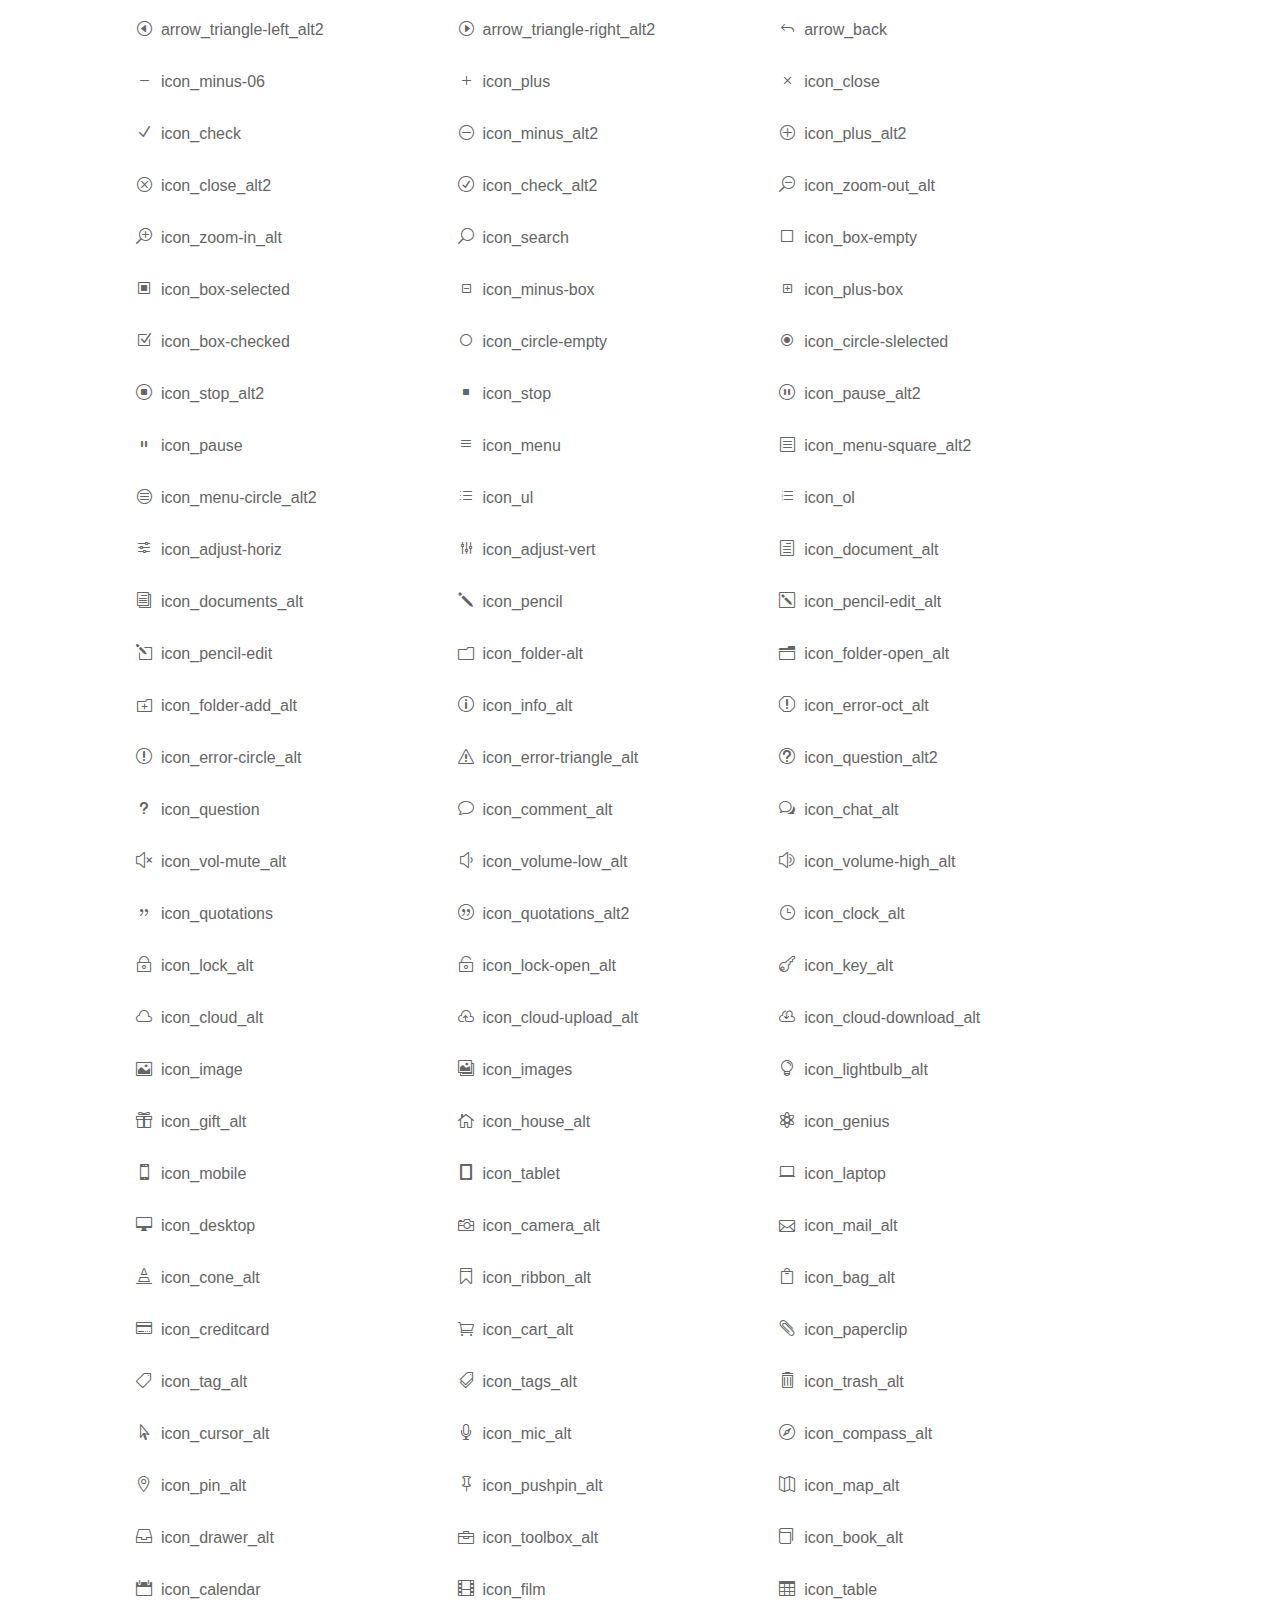
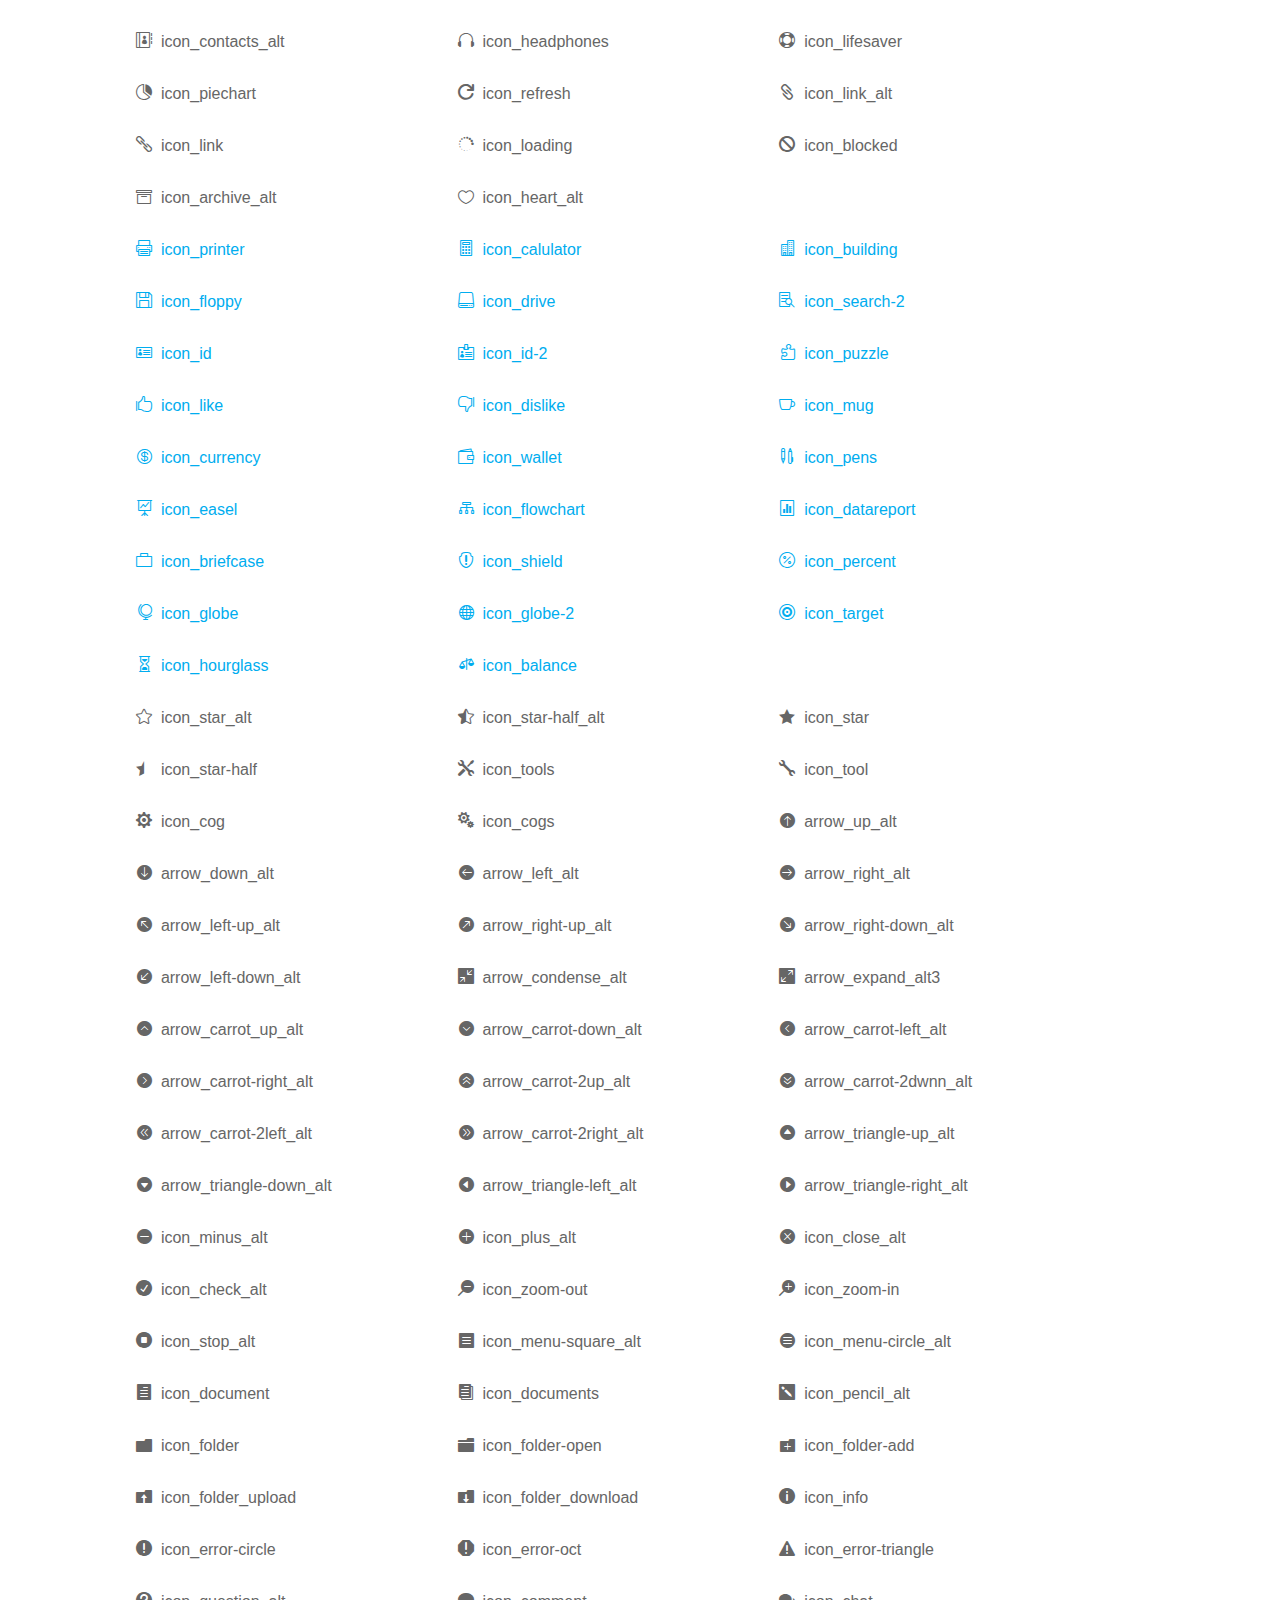
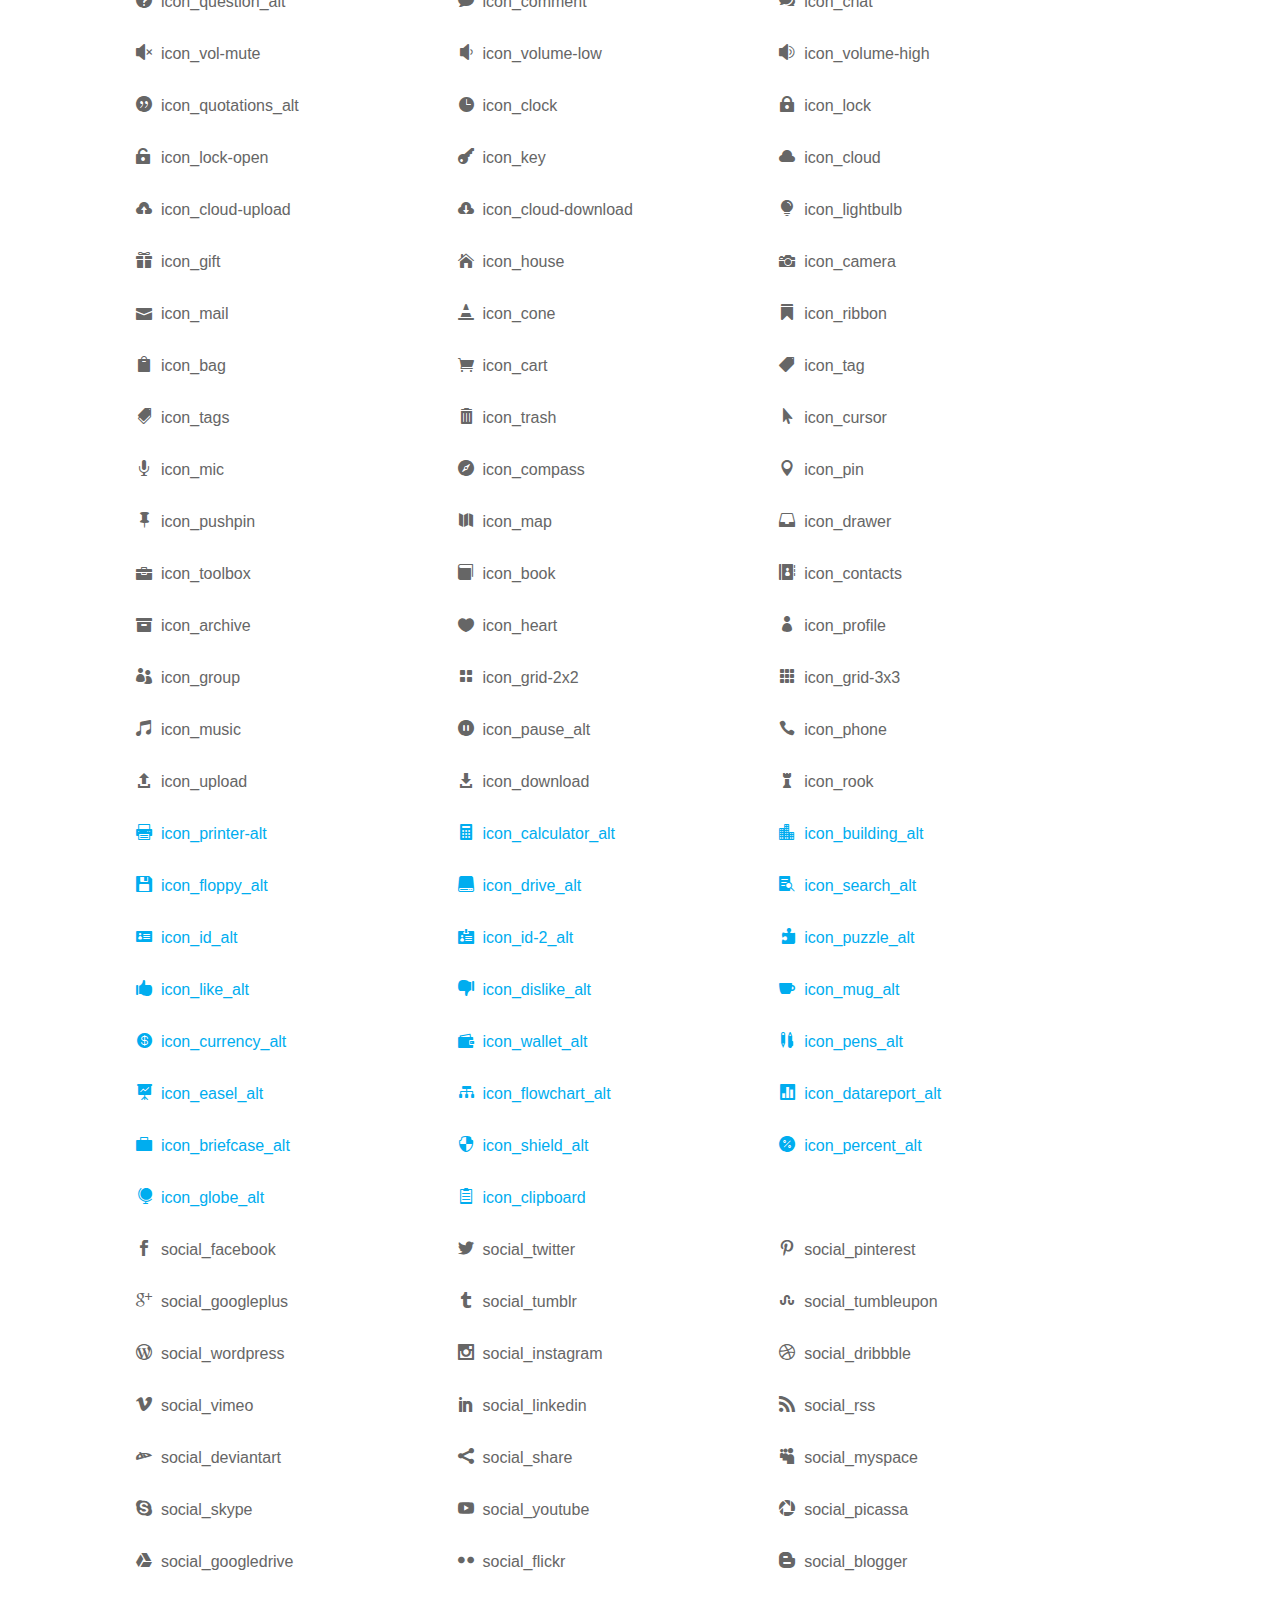
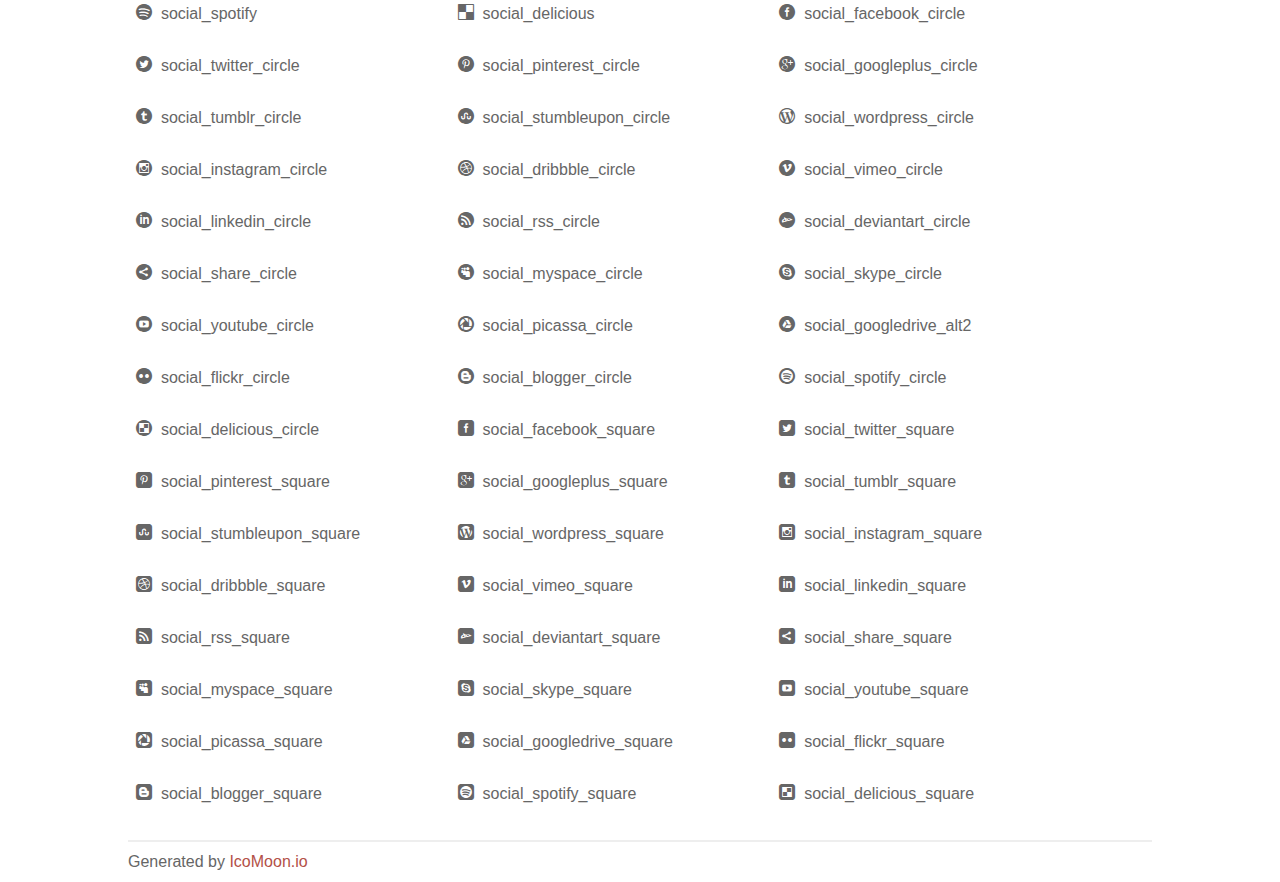
<file: docs/assets/plugins/elegant_font/css/index.html>
<!doctype html>
<html>
<head>
<title>Your Font/Glyphs</title>
<link rel="stylesheet" href="style.css" />
<!--[if lte IE 7]><script src="lte-ie7.js"></script><![endif]-->
<style>
	section, header, footer {display: block;}
	body {
		font-family: sans-serif;
		color: #666;
		line-height: 1.5;
		font-size: 1em;
	}
	* {
		-moz-box-sizing: border-box;
		-webkit-box-sizing: border-box;
		box-sizing: border-box;
		margin: 0;
		padding: 0;
	}
	.glyph {
		float: left;
		text-align: center;
		padding: .75em;
		margin: .4em 1.5em .75em 0;
		width: 6em;
		text-shadow: none;
	}
	
	.glyph input {
		font-family: consolas, monospace;
		font-size: 12px;
		width: 100%;
		text-align: center;
		border: 0;
		box-shadow: 0 0 0 1px #ccc;
		padding: .2em;
                -moz-border-radius: 5px;
                -webkit-border-radius: 5px;
	}
	
	

	.new {
		color:#00adef !important;
	}

	
	.w-main {
		width: 80%;
	}
	.centered {
		margin-left: auto;
		margin-right: auto;
	}
	.fs1 {
		font-size: 2em;
	}
	header {
		margin: 2em 0;
		padding-bottom: .5em;
		color: #666;
		box-shadow: 0 2px #eee;
	}
	header h1 {
		font-size: 2em;
		font-weight: normal;
	}
	.clearfix:before, .clearfix:after { content: ""; display: table; }
	.clearfix:after, .clear { clear: both; }
	footer {
		margin-top: 2em;
		padding: .5em 0;
		box-shadow: 0 -2px #eee;
	}
	a, a:visited {
		color: #B35047;
		text-decoration: none;
	}
	a:hover, a:focus {color: #000;}
	
	.box1 {
		font-size: 16px;
		display: inline-block;
		width: 30%;
		padding: .25em .5em;
		margin: 20px 10px 0 0;
	}
</style>
</head>
<body>
	<div class="w-main centered">
	<section class="mtm clearfix" id="glyphs">
	<div class="glyph">
		<div class="fs1" aria-hidden="true" data-icon="&#x21;"></div>
		<input type="text" readonly value="&amp;#x21;" />
	</div>
	<div class="glyph">
		<div class="fs1" aria-hidden="true" data-icon="&#x22;"></div>
		<input type="text" readonly value="&amp;#x22;" />
	</div>
	<div class="glyph">
		<div class="fs1" aria-hidden="true" data-icon="&#x23;"></div>
		<input type="text" readonly value="&amp;#x23;" />
	</div>
	<div class="glyph">
		<div class="fs1" aria-hidden="true" data-icon="&#x24;"></div>
		<input type="text" readonly value="&amp;#x24;" />
	</div>
	<div class="glyph">
		<div class="fs1" aria-hidden="true" data-icon="&#x25;"></div>
		<input type="text" readonly value="&amp;#x25;" />
	</div>
	<div class="glyph">
		<div class="fs1" aria-hidden="true" data-icon="&#x26;"></div>
		<input type="text" readonly value="&amp;#x26;" />
	</div>
	<div class="glyph">
		<div class="fs1" aria-hidden="true" data-icon="&#x27;"></div>
		<input type="text" readonly value="&amp;#x27;" />
	</div>
	<div class="glyph">
		<div class="fs1" aria-hidden="true" data-icon="&#x28;"></div>
		<input type="text" readonly value="&amp;#x28;" />
	</div>
	<div class="glyph">
		<div class="fs1" aria-hidden="true" data-icon="&#x29;"></div>
		<input type="text" readonly value="&amp;#x29;" />
	</div>
	<div class="glyph">
		<div class="fs1" aria-hidden="true" data-icon="&#x2a;"></div>
		<input type="text" readonly value="&amp;#x2a;" />
	</div>
	<div class="glyph">
		<div class="fs1" aria-hidden="true" data-icon="&#x2b;"></div>
		<input type="text" readonly value="&amp;#x2b;" />
	</div>
	<div class="glyph">
		<div class="fs1" aria-hidden="true" data-icon="&#x2c;"></div>
		<input type="text" readonly value="&amp;#x2c;" />
	</div>
	<div class="glyph">
		<div class="fs1" aria-hidden="true" data-icon="&#x2d;"></div>
		<input type="text" readonly value="&amp;#x2d;" />
	</div>
	<div class="glyph">
		<div class="fs1" aria-hidden="true" data-icon="&#x2e;"></div>
		<input type="text" readonly value="&amp;#x2e;" />
	</div>
	<div class="glyph">
		<div class="fs1" aria-hidden="true" data-icon="&#x2f;"></div>
		<input type="text" readonly value="&amp;#x2f;" />
	</div>
	<div class="glyph">
		<div class="fs1" aria-hidden="true" data-icon="&#x30;"></div>
		<input type="text" readonly value="&amp;#x30;" />
	</div>
	<div class="glyph">
		<div class="fs1" aria-hidden="true" data-icon="&#x31;"></div>
		<input type="text" readonly value="&amp;#x31;" />
	</div>
	<div class="glyph">
		<div class="fs1" aria-hidden="true" data-icon="&#x32;"></div>
		<input type="text" readonly value="&amp;#x32;" />
	</div>
	<div class="glyph">
		<div class="fs1" aria-hidden="true" data-icon="&#x33;"></div>
		<input type="text" readonly value="&amp;#x33;" />
	</div>
	<div class="glyph">
		<div class="fs1" aria-hidden="true" data-icon="&#x34;"></div>
		<input type="text" readonly value="&amp;#x34;" />
	</div>
	<div class="glyph">
		<div class="fs1" aria-hidden="true" data-icon="&#x35;"></div>
		<input type="text" readonly value="&amp;#x35;" />
	</div>
	<div class="glyph">
		<div class="fs1" aria-hidden="true" data-icon="&#x36;"></div>
		<input type="text" readonly value="&amp;#x36;" />
	</div>
	<div class="glyph">
		<div class="fs1" aria-hidden="true" data-icon="&#x37;"></div>
		<input type="text" readonly value="&amp;#x37;" />
	</div>
	<div class="glyph">
		<div class="fs1" aria-hidden="true" data-icon="&#x38;"></div>
		<input type="text" readonly value="&amp;#x38;" />
	</div>
	<div class="glyph">
		<div class="fs1" aria-hidden="true" data-icon="&#x39;"></div>
		<input type="text" readonly value="&amp;#x39;" />
	</div>
	<div class="glyph">
		<div class="fs1" aria-hidden="true" data-icon="&#x3a;"></div>
		<input type="text" readonly value="&amp;#x3a;" />
	</div>
	<div class="glyph">
		<div class="fs1" aria-hidden="true" data-icon="&#x3b;"></div>
		<input type="text" readonly value="&amp;#x3b;" />
	</div>
	<div class="glyph">
		<div class="fs1" aria-hidden="true" data-icon="&#x3c;"></div>
		<input type="text" readonly value="&amp;#x3c;" />
	</div>
	<div class="glyph">
		<div class="fs1" aria-hidden="true" data-icon="&#x3d;"></div>
		<input type="text" readonly value="&amp;#x3d;" />
	</div>
	<div class="glyph">
		<div class="fs1" aria-hidden="true" data-icon="&#x3e;"></div>
		<input type="text" readonly value="&amp;#x3e;" />
	</div>
	<div class="glyph">
		<div class="fs1" aria-hidden="true" data-icon="&#x3f;"></div>
		<input type="text" readonly value="&amp;#x3f;" />
	</div>
	<div class="glyph">
		<div class="fs1" aria-hidden="true" data-icon="&#x40;"></div>
		<input type="text" readonly value="&amp;#x40;" />
	</div>
	<div class="glyph">
		<div class="fs1" aria-hidden="true" data-icon="&#x41;"></div>
		<input type="text" readonly value="&amp;#x41;" />
	</div>
	<div class="glyph">
		<div class="fs1" aria-hidden="true" data-icon="&#x42;"></div>
		<input type="text" readonly value="&amp;#x42;" />
	</div>
	<div class="glyph">
		<div class="fs1" aria-hidden="true" data-icon="&#x43;"></div>
		<input type="text" readonly value="&amp;#x43;" />
	</div>
	<div class="glyph">
		<div class="fs1" aria-hidden="true" data-icon="&#x44;"></div>
		<input type="text" readonly value="&amp;#x44;" />
	</div>
	<div class="glyph">
		<div class="fs1" aria-hidden="true" data-icon="&#x45;"></div>
		<input type="text" readonly value="&amp;#x45;" />
	</div>
	<div class="glyph">
		<div class="fs1" aria-hidden="true" data-icon="&#x46;"></div>
		<input type="text" readonly value="&amp;#x46;" />
	</div>
	<div class="glyph">
		<div class="fs1" aria-hidden="true" data-icon="&#x47;"></div>
		<input type="text" readonly value="&amp;#x47;" />
	</div>
	<div class="glyph">
		<div class="fs1" aria-hidden="true" data-icon="&#x48;"></div>
		<input type="text" readonly value="&amp;#x48;" />
	</div>
	<div class="glyph">
		<div class="fs1" aria-hidden="true" data-icon="&#x49;"></div>
		<input type="text" readonly value="&amp;#x49;" />
	</div>
	<div class="glyph">
		<div class="fs1" aria-hidden="true" data-icon="&#x4a;"></div>
		<input type="text" readonly value="&amp;#x4a;" />
	</div>
	<div class="glyph">
		<div class="fs1" aria-hidden="true" data-icon="&#x4b;"></div>
		<input type="text" readonly value="&amp;#x4b;" />
	</div>
	<div class="glyph">
		<div class="fs1" aria-hidden="true" data-icon="&#x4c;"></div>
		<input type="text" readonly value="&amp;#x4c;" />
	</div>
	<div class="glyph">
		<div class="fs1" aria-hidden="true" data-icon="&#x4d;"></div>
		<input type="text" readonly value="&amp;#x4d;" />
	</div>
	<div class="glyph">
		<div class="fs1" aria-hidden="true" data-icon="&#x4e;"></div>
		<input type="text" readonly value="&amp;#x4e;" />
	</div>
	<div class="glyph">
		<div class="fs1" aria-hidden="true" data-icon="&#x4f;"></div>
		<input type="text" readonly value="&amp;#x4f;" />
	</div>
	<div class="glyph">
		<div class="fs1" aria-hidden="true" data-icon="&#x50;"></div>
		<input type="text" readonly value="&amp;#x50;" />
	</div>
	<div class="glyph">
		<div class="fs1" aria-hidden="true" data-icon="&#x51;"></div>
		<input type="text" readonly value="&amp;#x51;" />
	</div>
	<div class="glyph">
		<div class="fs1" aria-hidden="true" data-icon="&#x52;"></div>
		<input type="text" readonly value="&amp;#x52;" />
	</div>
	<div class="glyph">
		<div class="fs1" aria-hidden="true" data-icon="&#x53;"></div>
		<input type="text" readonly value="&amp;#x53;" />
	</div>
	<div class="glyph">
		<div class="fs1" aria-hidden="true" data-icon="&#x54;"></div>
		<input type="text" readonly value="&amp;#x54;" />
	</div>
	<div class="glyph">
		<div class="fs1" aria-hidden="true" data-icon="&#x55;"></div>
		<input type="text" readonly value="&amp;#x55;" />
	</div>
	<div class="glyph">
		<div class="fs1" aria-hidden="true" data-icon="&#x56;"></div>
		<input type="text" readonly value="&amp;#x56;" />
	</div>
	<div class="glyph">
		<div class="fs1" aria-hidden="true" data-icon="&#x57;"></div>
		<input type="text" readonly value="&amp;#x57;" />
	</div>
	<div class="glyph">
		<div class="fs1" aria-hidden="true" data-icon="&#x58;"></div>
		<input type="text" readonly value="&amp;#x58;" />
	</div>
	<div class="glyph">
		<div class="fs1" aria-hidden="true" data-icon="&#x59;"></div>
		<input type="text" readonly value="&amp;#x59;" />
	</div>
	<div class="glyph">
		<div class="fs1" aria-hidden="true" data-icon="&#x5a;"></div>
		<input type="text" readonly value="&amp;#x5a;" />
	</div>
	<div class="glyph">
		<div class="fs1" aria-hidden="true" data-icon="&#x5b;"></div>
		<input type="text" readonly value="&amp;#x5b;" />
	</div>
	<div class="glyph">
		<div class="fs1" aria-hidden="true" data-icon="&#x5c;"></div>
		<input type="text" readonly value="&amp;#x5c;" />
	</div>
	<div class="glyph">
		<div class="fs1" aria-hidden="true" data-icon="&#x5d;"></div>
		<input type="text" readonly value="&amp;#x5d;" />
	</div>
	<div class="glyph">
		<div class="fs1" aria-hidden="true" data-icon="&#x5e;"></div>
		<input type="text" readonly value="&amp;#x5e;" />
	</div>
	<div class="glyph">
		<div class="fs1" aria-hidden="true" data-icon="&#x5f;"></div>
		<input type="text" readonly value="&amp;#x5f;" />
	</div>
	<div class="glyph">
		<div class="fs1" aria-hidden="true" data-icon="&#x60;"></div>
		<input type="text" readonly value="&amp;#x60;" />
	</div>
	<div class="glyph">
		<div class="fs1" aria-hidden="true" data-icon="&#x61;"></div>
		<input type="text" readonly value="&amp;#x61;" />
	</div>
	<div class="glyph">
		<div class="fs1" aria-hidden="true" data-icon="&#x62;"></div>
		<input type="text" readonly value="&amp;#x62;" />
	</div>
	<div class="glyph">
		<div class="fs1" aria-hidden="true" data-icon="&#x63;"></div>
		<input type="text" readonly value="&amp;#x63;" />
	</div>
	<div class="glyph">
		<div class="fs1" aria-hidden="true" data-icon="&#x64;"></div>
		<input type="text" readonly value="&amp;#x64;" />
	</div>
	<div class="glyph">
		<div class="fs1" aria-hidden="true" data-icon="&#x65;"></div>
		<input type="text" readonly value="&amp;#x65;" />
	</div>
	<div class="glyph">
		<div class="fs1" aria-hidden="true" data-icon="&#x66;"></div>
		<input type="text" readonly value="&amp;#x66;" />
	</div>
	<div class="glyph">
		<div class="fs1" aria-hidden="true" data-icon="&#x67;"></div>
		<input type="text" readonly value="&amp;#x67;" />
	</div>
	<div class="glyph">
		<div class="fs1" aria-hidden="true" data-icon="&#x68;"></div>
		<input type="text" readonly value="&amp;#x68;" />
	</div>
	<div class="glyph">
		<div class="fs1" aria-hidden="true" data-icon="&#x69;"></div>
		<input type="text" readonly value="&amp;#x69;" />
	</div>
	<div class="glyph">
		<div class="fs1" aria-hidden="true" data-icon="&#x6a;"></div>
		<input type="text" readonly value="&amp;#x6a;" />
	</div>
	<div class="glyph">
		<div class="fs1" aria-hidden="true" data-icon="&#x6b;"></div>
		<input type="text" readonly value="&amp;#x6b;" />
	</div>
	<div class="glyph">
		<div class="fs1" aria-hidden="true" data-icon="&#x6c;"></div>
		<input type="text" readonly value="&amp;#x6c;" />
	</div>
	<div class="glyph">
		<div class="fs1" aria-hidden="true" data-icon="&#x6d;"></div>
		<input type="text" readonly value="&amp;#x6d;" />
	</div>
	<div class="glyph">
		<div class="fs1" aria-hidden="true" data-icon="&#x6e;"></div>
		<input type="text" readonly value="&amp;#x6e;" />
	</div>
	<div class="glyph">
		<div class="fs1" aria-hidden="true" data-icon="&#x6f;"></div>
		<input type="text" readonly value="&amp;#x6f;" />
	</div>
	<div class="glyph">
		<div class="fs1" aria-hidden="true" data-icon="&#x70;"></div>
		<input type="text" readonly value="&amp;#x70;" />
	</div>
	<div class="glyph">
		<div class="fs1" aria-hidden="true" data-icon="&#x71;"></div>
		<input type="text" readonly value="&amp;#x71;" />
	</div>
	<div class="glyph">
		<div class="fs1" aria-hidden="true" data-icon="&#x72;"></div>
		<input type="text" readonly value="&amp;#x72;" />
	</div>
	<div class="glyph">
		<div class="fs1" aria-hidden="true" data-icon="&#x73;"></div>
		<input type="text" readonly value="&amp;#x73;" />
	</div>
	<div class="glyph">
		<div class="fs1" aria-hidden="true" data-icon="&#x74;"></div>
		<input type="text" readonly value="&amp;#x74;" />
	</div>
	<div class="glyph">
		<div class="fs1" aria-hidden="true" data-icon="&#x75;"></div>
		<input type="text" readonly value="&amp;#x75;" />
	</div>
	<div class="glyph">
		<div class="fs1" aria-hidden="true" data-icon="&#x76;"></div>
		<input type="text" readonly value="&amp;#x76;" />
	</div>
	<div class="glyph">
		<div class="fs1" aria-hidden="true" data-icon="&#x77;"></div>
		<input type="text" readonly value="&amp;#x77;" />
	</div>
	<div class="glyph">
		<div class="fs1" aria-hidden="true" data-icon="&#x78;"></div>
		<input type="text" readonly value="&amp;#x78;" />
	</div>
	<div class="glyph">
		<div class="fs1" aria-hidden="true" data-icon="&#x79;"></div>
		<input type="text" readonly value="&amp;#x79;" />
	</div>
	<div class="glyph">
		<div class="fs1" aria-hidden="true" data-icon="&#x7a;"></div>
		<input type="text" readonly value="&amp;#x7a;" />
	</div>
	<div class="glyph">
		<div class="fs1" aria-hidden="true" data-icon="&#x7b;"></div>
		<input type="text" readonly value="&amp;#x7b;" />
	</div>
	<div class="glyph">
		<div class="fs1" aria-hidden="true" data-icon="&#x7c;"></div>
		<input type="text" readonly value="&amp;#x7c;" />
	</div>
	<div class="glyph">
		<div class="fs1" aria-hidden="true" data-icon="&#x7d;"></div>
		<input type="text" readonly value="&amp;#x7d;" />
	</div>
	<div class="glyph">
		<div class="fs1" aria-hidden="true" data-icon="&#x7e;"></div>
		<input type="text" readonly value="&amp;#x7e;" />
	</div>
	<div class="glyph">
		<div class="fs1" aria-hidden="true" data-icon="&#xe000;"></div>
		<input type="text" readonly value="&amp;#xe000;" />
	</div>
	<div class="glyph">
		<div class="fs1" aria-hidden="true" data-icon="&#xe001;"></div>
		<input type="text" readonly value="&amp;#xe001;" />
	</div>
	<div class="glyph">
		<div class="fs1" aria-hidden="true" data-icon="&#xe002;"></div>
		<input type="text" readonly value="&amp;#xe002;" />
	</div>
	<div class="glyph">
		<div class="fs1" aria-hidden="true" data-icon="&#xe003;"></div>
		<input type="text" readonly value="&amp;#xe003;" />
	</div>
	<div class="glyph">
		<div class="fs1" aria-hidden="true" data-icon="&#xe004;"></div>
		<input type="text" readonly value="&amp;#xe004;" />
	</div>
	<div class="glyph">
		<div class="fs1" aria-hidden="true" data-icon="&#xe005;"></div>
		<input type="text" readonly value="&amp;#xe005;" />
	</div>
	<div class="glyph">
		<div class="fs1" aria-hidden="true" data-icon="&#xe006;"></div>
		<input type="text" readonly value="&amp;#xe006;" />
	</div>
	<div class="glyph">
		<div class="fs1" aria-hidden="true" data-icon="&#xe007;"></div>
		<input type="text" readonly value="&amp;#xe007;" />
	</div>
	<div class="glyph">
		<div class="fs1" aria-hidden="true" data-icon="&#xe008;"></div>
		<input type="text" readonly value="&amp;#xe008;" />
	</div>
	<div class="glyph">
		<div class="fs1" aria-hidden="true" data-icon="&#xe009;"></div>
		<input type="text" readonly value="&amp;#xe009;" />
	</div>
	<div class="glyph">
		<div class="fs1" aria-hidden="true" data-icon="&#xe00a;"></div>
		<input type="text" readonly value="&amp;#xe00a;" />
	</div>
	<div class="glyph">
		<div class="fs1" aria-hidden="true" data-icon="&#xe00b;"></div>
		<input type="text" readonly value="&amp;#xe00b;" />
	</div>
	<div class="glyph">
		<div class="fs1" aria-hidden="true" data-icon="&#xe00c;"></div>
		<input type="text" readonly value="&amp;#xe00c;" />
	</div>
	<div class="glyph">
		<div class="fs1" aria-hidden="true" data-icon="&#xe00d;"></div>
		<input type="text" readonly value="&amp;#xe00d;" />
	</div>
	<div class="glyph">
		<div class="fs1" aria-hidden="true" data-icon="&#xe00e;"></div>
		<input type="text" readonly value="&amp;#xe00e;" />
	</div>
	<div class="glyph">
		<div class="fs1" aria-hidden="true" data-icon="&#xe00f;"></div>
		<input type="text" readonly value="&amp;#xe00f;" />
	</div>
	<div class="glyph">
		<div class="fs1" aria-hidden="true" data-icon="&#xe010;"></div>
		<input type="text" readonly value="&amp;#xe010;" />
	</div>
	<div class="glyph">
		<div class="fs1" aria-hidden="true" data-icon="&#xe011;"></div>
		<input type="text" readonly value="&amp;#xe011;" />
	</div>
	<div class="glyph">
		<div class="fs1" aria-hidden="true" data-icon="&#xe012;"></div>
		<input type="text" readonly value="&amp;#xe012;" />
	</div>
	<div class="glyph">
		<div class="fs1" aria-hidden="true" data-icon="&#xe013;"></div>
		<input type="text" readonly value="&amp;#xe013;" />
	</div>
	<div class="glyph">
		<div class="fs1" aria-hidden="true" data-icon="&#xe014;"></div>
		<input type="text" readonly value="&amp;#xe014;" />
	</div>
	<div class="glyph">
		<div class="fs1" aria-hidden="true" data-icon="&#xe015;"></div>
		<input type="text" readonly value="&amp;#xe015;" />
	</div>
	<div class="glyph">
		<div class="fs1" aria-hidden="true" data-icon="&#xe016;"></div>
		<input type="text" readonly value="&amp;#xe016;" />
	</div>
	<div class="glyph">
		<div class="fs1" aria-hidden="true" data-icon="&#xe017;"></div>
		<input type="text" readonly value="&amp;#xe017;" />
	</div>
	<div class="glyph">
		<div class="fs1" aria-hidden="true" data-icon="&#xe018;"></div>
		<input type="text" readonly value="&amp;#xe018;" />
	</div>
	<div class="glyph">
		<div class="fs1" aria-hidden="true" data-icon="&#xe019;"></div>
		<input type="text" readonly value="&amp;#xe019;" />
	</div>
	<div class="glyph">
		<div class="fs1" aria-hidden="true" data-icon="&#xe01a;"></div>
		<input type="text" readonly value="&amp;#xe01a;" />
	</div>
	<div class="glyph">
		<div class="fs1" aria-hidden="true" data-icon="&#xe01b;"></div>
		<input type="text" readonly value="&amp;#xe01b;" />
	</div>
	<div class="glyph">
		<div class="fs1" aria-hidden="true" data-icon="&#xe01c;"></div>
		<input type="text" readonly value="&amp;#xe01c;" />
	</div>
	<div class="glyph">
		<div class="fs1" aria-hidden="true" data-icon="&#xe01d;"></div>
		<input type="text" readonly value="&amp;#xe01d;" />
	</div>
	<div class="glyph">
		<div class="fs1" aria-hidden="true" data-icon="&#xe01e;"></div>
		<input type="text" readonly value="&amp;#xe01e;" />
	</div>
	<div class="glyph">
		<div class="fs1" aria-hidden="true" data-icon="&#xe01f;"></div>
		<input type="text" readonly value="&amp;#xe01f;" />
	</div>
	<div class="glyph">
		<div class="fs1" aria-hidden="true" data-icon="&#xe020;"></div>
		<input type="text" readonly value="&amp;#xe020;" />
	</div>
	<div class="glyph">
		<div class="fs1" aria-hidden="true" data-icon="&#xe021;"></div>
		<input type="text" readonly value="&amp;#xe021;" />
	</div>
	<div class="glyph">
		<div class="fs1" aria-hidden="true" data-icon="&#xe022;"></div>
		<input type="text" readonly value="&amp;#xe022;" />
	</div>
	<div class="glyph">
		<div class="fs1" aria-hidden="true" data-icon="&#xe023;"></div>
		<input type="text" readonly value="&amp;#xe023;" />
	</div>
	<div class="glyph">
		<div class="fs1" aria-hidden="true" data-icon="&#xe024;"></div>
		<input type="text" readonly value="&amp;#xe024;" />
	</div>
	<div class="glyph">
		<div class="fs1" aria-hidden="true" data-icon="&#xe025;"></div>
		<input type="text" readonly value="&amp;#xe025;" />
	</div>
	<div class="glyph">
		<div class="fs1" aria-hidden="true" data-icon="&#xe026;"></div>
		<input type="text" readonly value="&amp;#xe026;" />
	</div>
	<div class="glyph">
		<div class="fs1" aria-hidden="true" data-icon="&#xe027;"></div>
		<input type="text" readonly value="&amp;#xe027;" />
	</div>
	<div class="glyph">
		<div class="fs1" aria-hidden="true" data-icon="&#xe028;"></div>
		<input type="text" readonly value="&amp;#xe028;" />
	</div>
	<div class="glyph">
		<div class="fs1" aria-hidden="true" data-icon="&#xe029;"></div>
		<input type="text" readonly value="&amp;#xe029;" />
	</div>
	<div class="glyph">
		<div class="fs1" aria-hidden="true" data-icon="&#xe02a;"></div>
		<input type="text" readonly value="&amp;#xe02a;" />
	</div>
	<div class="glyph">
		<div class="fs1" aria-hidden="true" data-icon="&#xe02b;"></div>
		<input type="text" readonly value="&amp;#xe02b;" />
	</div>
	<div class="glyph">
		<div class="fs1" aria-hidden="true" data-icon="&#xe02c;"></div>
		<input type="text" readonly value="&amp;#xe02c;" />
	</div>
	<div class="glyph">
		<div class="fs1" aria-hidden="true" data-icon="&#xe02d;"></div>
		<input type="text" readonly value="&amp;#xe02d;" />
	</div>
	<div class="glyph">
		<div class="fs1" aria-hidden="true" data-icon="&#xe02e;"></div>
		<input type="text" readonly value="&amp;#xe02e;" />
	</div>
	<div class="glyph">
		<div class="fs1" aria-hidden="true" data-icon="&#xe02f;"></div>
		<input type="text" readonly value="&amp;#xe02f;" />
	</div>
	<div class="glyph">
		<div class="fs1" aria-hidden="true" data-icon="&#xe030;"></div>
		<input type="text" readonly value="&amp;#xe030;" />
	</div>
    
    <div class="new">
    
    <div class="glyph">
		<div class="fs1" aria-hidden="true" data-icon="&#xe103;"></div>
		<input type="text" readonly value="&amp;#xe103;" />
	</div>
	<div class="glyph">
		<div class="fs1" aria-hidden="true" data-icon="&#xe0ee;"></div>
		<input type="text" readonly value="&amp;#xe0ee;" />
	</div>
	<div class="glyph">
		<div class="fs1" aria-hidden="true" data-icon="&#xe0ef;"></div>
		<input type="text" readonly value="&amp;#xe0ef;" />
	</div>
	<div class="glyph">
		<div class="fs1" aria-hidden="true" data-icon="&#xe0e8;"></div>
		<input type="text" readonly value="&amp;#xe0e8;" />
	</div>
	<div class="glyph">
		<div class="fs1" aria-hidden="true" data-icon="&#xe0ea;"></div>
		<input type="text" readonly value="&amp;#xe0ea;" />
	</div>
	<div class="glyph">
		<div class="fs1" aria-hidden="true" data-icon="&#xe101;"></div>
		<input type="text" readonly value="&amp;#xe101;" />
	</div>
	<div class="glyph">
		<div class="fs1" aria-hidden="true" data-icon="&#xe107;"></div>
		<input type="text" readonly value="&amp;#xe107;" />
	</div>
	<div class="glyph">
		<div class="fs1" aria-hidden="true" data-icon="&#xe108;"></div>
		<input type="text" readonly value="&amp;#xe108;" />
	</div>
	<div class="glyph">
		<div class="fs1" aria-hidden="true" data-icon="&#xe102;"></div>
		<input type="text" readonly value="&amp;#xe102;" />
	</div>
	<div class="glyph">
		<div class="fs1" aria-hidden="true" data-icon="&#xe106;"></div>
		<input type="text" readonly value="&amp;#xe106;" />
	</div>
	<div class="glyph">
		<div class="fs1" aria-hidden="true" data-icon="&#xe0eb;"></div>
		<input type="text" readonly value="&amp;#xe0eb;" />
	</div>
	<div class="glyph">
		<div class="fs1" aria-hidden="true" data-icon="&#xe105;"></div>
		<input type="text" readonly value="&amp;#xe105;" />
	</div>
	<div class="glyph">
		<div class="fs1" aria-hidden="true" data-icon="&#xe0ed;"></div>
		<input type="text" readonly value="&amp;#xe0ed;" />
	</div>
	<div class="glyph">
		<div class="fs1" aria-hidden="true" data-icon="&#xe100;"></div>
		<input type="text" readonly value="&amp;#xe100;" />
	</div>
	<div class="glyph">
		<div class="fs1" aria-hidden="true" data-icon="&#xe104;"></div>
		<input type="text" readonly value="&amp;#xe104;" />
	</div>
	<div class="glyph">
		<div class="fs1" aria-hidden="true" data-icon="&#xe0e9;"></div>
		<input type="text" readonly value="&amp;#xe0e9;" />
	</div>
	<div class="glyph">
		<div class="fs1" aria-hidden="true" data-icon="&#xe109;"></div>
		<input type="text" readonly value="&amp;#xe109;" />
	</div>
	<div class="glyph">
		<div class="fs1" aria-hidden="true" data-icon="&#xe0ec;"></div>
		<input type="text" readonly value="&amp;#xe0ec;" />
	</div>
	<div class="glyph">
		<div class="fs1" aria-hidden="true" data-icon="&#xe0fe;"></div>
		<input type="text" readonly value="&amp;#xe0fe;" />
	</div>
	<div class="glyph">
		<div class="fs1" aria-hidden="true" data-icon="&#xe0f6;"></div>
		<input type="text" readonly value="&amp;#xe0f6;" />
	</div>
	<div class="glyph">
		<div class="fs1" aria-hidden="true" data-icon="&#xe0fb;"></div>
		<input type="text" readonly value="&amp;#xe0fb;" />
	</div>
	<div class="glyph">
		<div class="fs1" aria-hidden="true" data-icon="&#xe0e2;"></div>
		<input type="text" readonly value="&amp;#xe0e2;" />
	</div>
	<div class="glyph">
		<div class="fs1" aria-hidden="true" data-icon="&#xe0e3;"></div>
		<input type="text" readonly value="&amp;#xe0e3;" />
	</div>
	<div class="glyph">
		<div class="fs1" aria-hidden="true" data-icon="&#xe0f5;"></div>
		<input type="text" readonly value="&amp;#xe0f5;" />
	</div>
	<div class="glyph">
		<div class="fs1" aria-hidden="true" data-icon="&#xe0e1;"></div>
		<input type="text" readonly value="&amp;#xe0e1;" />
	</div>
	<div class="glyph">
		<div class="fs1" aria-hidden="true" data-icon="&#xe0ff;"></div>
		<input type="text" readonly value="&amp;#xe0ff;" />
	</div>
    
    </div>
    
	<div class="glyph">
		<div class="fs1" aria-hidden="true" data-icon="&#xe031;"></div>
		<input type="text" readonly value="&amp;#xe031;" />
	</div>
	<div class="glyph">
		<div class="fs1" aria-hidden="true" data-icon="&#xe032;"></div>
		<input type="text" readonly value="&amp;#xe032;" />
	</div>
	<div class="glyph">
		<div class="fs1" aria-hidden="true" data-icon="&#xe033;"></div>
		<input type="text" readonly value="&amp;#xe033;" />
	</div>
	<div class="glyph">
		<div class="fs1" aria-hidden="true" data-icon="&#xe034;"></div>
		<input type="text" readonly value="&amp;#xe034;" />
	</div>
	<div class="glyph">
		<div class="fs1" aria-hidden="true" data-icon="&#xe035;"></div>
		<input type="text" readonly value="&amp;#xe035;" />
	</div>
	<div class="glyph">
		<div class="fs1" aria-hidden="true" data-icon="&#xe036;"></div>
		<input type="text" readonly value="&amp;#xe036;" />
	</div>
	<div class="glyph">
		<div class="fs1" aria-hidden="true" data-icon="&#xe037;"></div>
		<input type="text" readonly value="&amp;#xe037;" />
	</div>
	<div class="glyph">
		<div class="fs1" aria-hidden="true" data-icon="&#xe038;"></div>
		<input type="text" readonly value="&amp;#xe038;" />
	</div>
	<div class="glyph">
		<div class="fs1" aria-hidden="true" data-icon="&#xe039;"></div>
		<input type="text" readonly value="&amp;#xe039;" />
	</div>
	<div class="glyph">
		<div class="fs1" aria-hidden="true" data-icon="&#xe03a;"></div>
		<input type="text" readonly value="&amp;#xe03a;" />
	</div>
	<div class="glyph">
		<div class="fs1" aria-hidden="true" data-icon="&#xe03b;"></div>
		<input type="text" readonly value="&amp;#xe03b;" />
	</div>
	<div class="glyph">
		<div class="fs1" aria-hidden="true" data-icon="&#xe03c;"></div>
		<input type="text" readonly value="&amp;#xe03c;" />
	</div>
	<div class="glyph">
		<div class="fs1" aria-hidden="true" data-icon="&#xe03d;"></div>
		<input type="text" readonly value="&amp;#xe03d;" />
	</div>
	<div class="glyph">
		<div class="fs1" aria-hidden="true" data-icon="&#xe03e;"></div>
		<input type="text" readonly value="&amp;#xe03e;" />
	</div>
	<div class="glyph">
		<div class="fs1" aria-hidden="true" data-icon="&#xe03f;"></div>
		<input type="text" readonly value="&amp;#xe03f;" />
	</div>
	<div class="glyph">
		<div class="fs1" aria-hidden="true" data-icon="&#xe040;"></div>
		<input type="text" readonly value="&amp;#xe040;" />
	</div>
	<div class="glyph">
		<div class="fs1" aria-hidden="true" data-icon="&#xe041;"></div>
		<input type="text" readonly value="&amp;#xe041;" />
	</div>
	<div class="glyph">
		<div class="fs1" aria-hidden="true" data-icon="&#xe042;"></div>
		<input type="text" readonly value="&amp;#xe042;" />
	</div>
	<div class="glyph">
		<div class="fs1" aria-hidden="true" data-icon="&#xe043;"></div>
		<input type="text" readonly value="&amp;#xe043;" />
	</div>
	<div class="glyph">
		<div class="fs1" aria-hidden="true" data-icon="&#xe044;"></div>
		<input type="text" readonly value="&amp;#xe044;" />
	</div>
	<div class="glyph">
		<div class="fs1" aria-hidden="true" data-icon="&#xe045;"></div>
		<input type="text" readonly value="&amp;#xe045;" />
	</div>
	<div class="glyph">
		<div class="fs1" aria-hidden="true" data-icon="&#xe046;"></div>
		<input type="text" readonly value="&amp;#xe046;" />
	</div>
	<div class="glyph">
		<div class="fs1" aria-hidden="true" data-icon="&#xe047;"></div>
		<input type="text" readonly value="&amp;#xe047;" />
	</div>
	<div class="glyph">
		<div class="fs1" aria-hidden="true" data-icon="&#xe048;"></div>
		<input type="text" readonly value="&amp;#xe048;" />
	</div>
	<div class="glyph">
		<div class="fs1" aria-hidden="true" data-icon="&#xe049;"></div>
		<input type="text" readonly value="&amp;#xe049;" />
	</div>
	<div class="glyph">
		<div class="fs1" aria-hidden="true" data-icon="&#xe04a;"></div>
		<input type="text" readonly value="&amp;#xe04a;" />
	</div>
	<div class="glyph">
		<div class="fs1" aria-hidden="true" data-icon="&#xe04b;"></div>
		<input type="text" readonly value="&amp;#xe04b;" />
	</div>
	<div class="glyph">
		<div class="fs1" aria-hidden="true" data-icon="&#xe04c;"></div>
		<input type="text" readonly value="&amp;#xe04c;" />
	</div>
	<div class="glyph">
		<div class="fs1" aria-hidden="true" data-icon="&#xe04d;"></div>
		<input type="text" readonly value="&amp;#xe04d;" />
	</div>
	<div class="glyph">
		<div class="fs1" aria-hidden="true" data-icon="&#xe04e;"></div>
		<input type="text" readonly value="&amp;#xe04e;" />
	</div>
	<div class="glyph">
		<div class="fs1" aria-hidden="true" data-icon="&#xe04f;"></div>
		<input type="text" readonly value="&amp;#xe04f;" />
	</div>
	<div class="glyph">
		<div class="fs1" aria-hidden="true" data-icon="&#xe050;"></div>
		<input type="text" readonly value="&amp;#xe050;" />
	</div>
	<div class="glyph">
		<div class="fs1" aria-hidden="true" data-icon="&#xe051;"></div>
		<input type="text" readonly value="&amp;#xe051;" />
	</div>
	<div class="glyph">
		<div class="fs1" aria-hidden="true" data-icon="&#xe052;"></div>
		<input type="text" readonly value="&amp;#xe052;" />
	</div>
	<div class="glyph">
		<div class="fs1" aria-hidden="true" data-icon="&#xe053;"></div>
		<input type="text" readonly value="&amp;#xe053;" />
	</div>
	<div class="glyph">
		<div class="fs1" aria-hidden="true" data-icon="&#xe054;"></div>
		<input type="text" readonly value="&amp;#xe054;" />
	</div>
	<div class="glyph">
		<div class="fs1" aria-hidden="true" data-icon="&#xe055;"></div>
		<input type="text" readonly value="&amp;#xe055;" />
	</div>
	<div class="glyph">
		<div class="fs1" aria-hidden="true" data-icon="&#xe056;"></div>
		<input type="text" readonly value="&amp;#xe056;" />
	</div>
	<div class="glyph">
		<div class="fs1" aria-hidden="true" data-icon="&#xe057;"></div>
		<input type="text" readonly value="&amp;#xe057;" />
	</div>
	<div class="glyph">
		<div class="fs1" aria-hidden="true" data-icon="&#xe058;"></div>
		<input type="text" readonly value="&amp;#xe058;" />
	</div>
	<div class="glyph">
		<div class="fs1" aria-hidden="true" data-icon="&#xe059;"></div>
		<input type="text" readonly value="&amp;#xe059;" />
	</div>
	<div class="glyph">
		<div class="fs1" aria-hidden="true" data-icon="&#xe05a;"></div>
		<input type="text" readonly value="&amp;#xe05a;" />
	</div>
	<div class="glyph">
		<div class="fs1" aria-hidden="true" data-icon="&#xe05b;"></div>
		<input type="text" readonly value="&amp;#xe05b;" />
	</div>
	<div class="glyph">
		<div class="fs1" aria-hidden="true" data-icon="&#xe05c;"></div>
		<input type="text" readonly value="&amp;#xe05c;" />
	</div>
	<div class="glyph">
		<div class="fs1" aria-hidden="true" data-icon="&#xe05d;"></div>
		<input type="text" readonly value="&amp;#xe05d;" />
	</div>
	<div class="glyph">
		<div class="fs1" aria-hidden="true" data-icon="&#xe05e;"></div>
		<input type="text" readonly value="&amp;#xe05e;" />
	</div>
	<div class="glyph">
		<div class="fs1" aria-hidden="true" data-icon="&#xe05f;"></div>
		<input type="text" readonly value="&amp;#xe05f;" />
	</div>
	<div class="glyph">
		<div class="fs1" aria-hidden="true" data-icon="&#xe060;"></div>
		<input type="text" readonly value="&amp;#xe060;" />
	</div>
	<div class="glyph">
		<div class="fs1" aria-hidden="true" data-icon="&#xe061;"></div>
		<input type="text" readonly value="&amp;#xe061;" />
	</div>
	<div class="glyph">
		<div class="fs1" aria-hidden="true" data-icon="&#xe062;"></div>
		<input type="text" readonly value="&amp;#xe062;" />
	</div>
	<div class="glyph">
		<div class="fs1" aria-hidden="true" data-icon="&#xe063;"></div>
		<input type="text" readonly value="&amp;#xe063;" />
	</div>
	<div class="glyph">
		<div class="fs1" aria-hidden="true" data-icon="&#xe064;"></div>
		<input type="text" readonly value="&amp;#xe064;" />
	</div>
	<div class="glyph">
		<div class="fs1" aria-hidden="true" data-icon="&#xe065;"></div>
		<input type="text" readonly value="&amp;#xe065;" />
	</div>
	<div class="glyph">
		<div class="fs1" aria-hidden="true" data-icon="&#xe066;"></div>
		<input type="text" readonly value="&amp;#xe066;" />
	</div>
	<div class="glyph">
		<div class="fs1" aria-hidden="true" data-icon="&#xe067;"></div>
		<input type="text" readonly value="&amp;#xe067;" />
	</div>
	<div class="glyph">
		<div class="fs1" aria-hidden="true" data-icon="&#xe068;"></div>
		<input type="text" readonly value="&amp;#xe068;" />
	</div>
	<div class="glyph">
		<div class="fs1" aria-hidden="true" data-icon="&#xe069;"></div>
		<input type="text" readonly value="&amp;#xe069;" />
	</div>
	<div class="glyph">
		<div class="fs1" aria-hidden="true" data-icon="&#xe06a;"></div>
		<input type="text" readonly value="&amp;#xe06a;" />
	</div>
	<div class="glyph">
		<div class="fs1" aria-hidden="true" data-icon="&#xe06b;"></div>
		<input type="text" readonly value="&amp;#xe06b;" />
	</div>
	<div class="glyph">
		<div class="fs1" aria-hidden="true" data-icon="&#xe06c;"></div>
		<input type="text" readonly value="&amp;#xe06c;" />
	</div>
	<div class="glyph">
		<div class="fs1" aria-hidden="true" data-icon="&#xe06d;"></div>
		<input type="text" readonly value="&amp;#xe06d;" />
	</div>
	<div class="glyph">
		<div class="fs1" aria-hidden="true" data-icon="&#xe06e;"></div>
		<input type="text" readonly value="&amp;#xe06e;" />
	</div>
	<div class="glyph">
		<div class="fs1" aria-hidden="true" data-icon="&#xe06f;"></div>
		<input type="text" readonly value="&amp;#xe06f;" />
	</div>
	<div class="glyph">
		<div class="fs1" aria-hidden="true" data-icon="&#xe070;"></div>
		<input type="text" readonly value="&amp;#xe070;" />
	</div>
	<div class="glyph">
		<div class="fs1" aria-hidden="true" data-icon="&#xe071;"></div>
		<input type="text" readonly value="&amp;#xe071;" />
	</div>
	<div class="glyph">
		<div class="fs1" aria-hidden="true" data-icon="&#xe072;"></div>
		<input type="text" readonly value="&amp;#xe072;" />
	</div>
	<div class="glyph">
		<div class="fs1" aria-hidden="true" data-icon="&#xe073;"></div>
		<input type="text" readonly value="&amp;#xe073;" />
	</div>
	<div class="glyph">
		<div class="fs1" aria-hidden="true" data-icon="&#xe074;"></div>
		<input type="text" readonly value="&amp;#xe074;" />
	</div>
	<div class="glyph">
		<div class="fs1" aria-hidden="true" data-icon="&#xe075;"></div>
		<input type="text" readonly value="&amp;#xe075;" />
	</div>
	<div class="glyph">
		<div class="fs1" aria-hidden="true" data-icon="&#xe076;"></div>
		<input type="text" readonly value="&amp;#xe076;" />
	</div>
	<div class="glyph">
		<div class="fs1" aria-hidden="true" data-icon="&#xe077;"></div>
		<input type="text" readonly value="&amp;#xe077;" />
	</div>
	<div class="glyph">
		<div class="fs1" aria-hidden="true" data-icon="&#xe078;"></div>
		<input type="text" readonly value="&amp;#xe078;" />
	</div>
	<div class="glyph">
		<div class="fs1" aria-hidden="true" data-icon="&#xe079;"></div>
		<input type="text" readonly value="&amp;#xe079;" />
	</div>
	<div class="glyph">
		<div class="fs1" aria-hidden="true" data-icon="&#xe07a;"></div>
		<input type="text" readonly value="&amp;#xe07a;" />
	</div>
	<div class="glyph">
		<div class="fs1" aria-hidden="true" data-icon="&#xe07b;"></div>
		<input type="text" readonly value="&amp;#xe07b;" />
	</div>
	<div class="glyph">
		<div class="fs1" aria-hidden="true" data-icon="&#xe07c;"></div>
		<input type="text" readonly value="&amp;#xe07c;" />
	</div>
	<div class="glyph">
		<div class="fs1" aria-hidden="true" data-icon="&#xe07d;"></div>
		<input type="text" readonly value="&amp;#xe07d;" />
	</div>
	<div class="glyph">
		<div class="fs1" aria-hidden="true" data-icon="&#xe07e;"></div>
		<input type="text" readonly value="&amp;#xe07e;" />
	</div>
	<div class="glyph">
		<div class="fs1" aria-hidden="true" data-icon="&#xe07f;"></div>
		<input type="text" readonly value="&amp;#xe07f;" />
	</div>
	<div class="glyph">
		<div class="fs1" aria-hidden="true" data-icon="&#xe080;"></div>
		<input type="text" readonly value="&amp;#xe080;" />
	</div>
	<div class="glyph">
		<div class="fs1" aria-hidden="true" data-icon="&#xe081;"></div>
		<input type="text" readonly value="&amp;#xe081;" />
	</div>
	<div class="glyph">
		<div class="fs1" aria-hidden="true" data-icon="&#xe082;"></div>
		<input type="text" readonly value="&amp;#xe082;" />
	</div>
	<div class="glyph">
		<div class="fs1" aria-hidden="true" data-icon="&#xe083;"></div>
		<input type="text" readonly value="&amp;#xe083;" />
	</div>
	<div class="glyph">
		<div class="fs1" aria-hidden="true" data-icon="&#xe084;"></div>
		<input type="text" readonly value="&amp;#xe084;" />
	</div>
	<div class="glyph">
		<div class="fs1" aria-hidden="true" data-icon="&#xe085;"></div>
		<input type="text" readonly value="&amp;#xe085;" />
	</div>
	<div class="glyph">
		<div class="fs1" aria-hidden="true" data-icon="&#xe086;"></div>
		<input type="text" readonly value="&amp;#xe086;" />
	</div>
	<div class="glyph">
		<div class="fs1" aria-hidden="true" data-icon="&#xe087;"></div>
		<input type="text" readonly value="&amp;#xe087;" />
	</div>
	<div class="glyph">
		<div class="fs1" aria-hidden="true" data-icon="&#xe088;"></div>
		<input type="text" readonly value="&amp;#xe088;" />
	</div>
	<div class="glyph">
		<div class="fs1" aria-hidden="true" data-icon="&#xe089;"></div>
		<input type="text" readonly value="&amp;#xe089;" />
	</div>
	<div class="glyph">
		<div class="fs1" aria-hidden="true" data-icon="&#xe08a;"></div>
		<input type="text" readonly value="&amp;#xe08a;" />
	</div>
	<div class="glyph">
		<div class="fs1" aria-hidden="true" data-icon="&#xe08b;"></div>
		<input type="text" readonly value="&amp;#xe08b;" />
	</div>
	<div class="glyph">
		<div class="fs1" aria-hidden="true" data-icon="&#xe08c;"></div>
		<input type="text" readonly value="&amp;#xe08c;" />
	</div>
	<div class="glyph">
		<div class="fs1" aria-hidden="true" data-icon="&#xe08d;"></div>
		<input type="text" readonly value="&amp;#xe08d;" />
	</div>
	<div class="glyph">
		<div class="fs1" aria-hidden="true" data-icon="&#xe08e;"></div>
		<input type="text" readonly value="&amp;#xe08e;" />
	</div>
	<div class="glyph">
		<div class="fs1" aria-hidden="true" data-icon="&#xe08f;"></div>
		<input type="text" readonly value="&amp;#xe08f;" />
	</div>
	<div class="glyph">
		<div class="fs1" aria-hidden="true" data-icon="&#xe090;"></div>
		<input type="text" readonly value="&amp;#xe090;" />
	</div>
	<div class="glyph">
		<div class="fs1" aria-hidden="true" data-icon="&#xe091;"></div>
		<input type="text" readonly value="&amp;#xe091;" />
	</div>
	<div class="glyph">
		<div class="fs1" aria-hidden="true" data-icon="&#xe092;"></div>
		<input type="text" readonly value="&amp;#xe092;" />
	</div>
    
    <div class="new">
    
    <div class="glyph">
		<div class="fs1" aria-hidden="true" data-icon="&#xe0f8;"></div>
		<input type="text" readonly value="&amp;#xe0f8;" />
	</div>
	<div class="glyph">
		<div class="fs1" aria-hidden="true" data-icon="&#xe0fa;"></div>
		<input type="text" readonly value="&amp;#xe0fa;" />
	</div>
	<div class="glyph">
		<div class="fs1" aria-hidden="true" data-icon="&#xe0e7;"></div>
		<input type="text" readonly value="&amp;#xe0e7;" />
	</div>
	<div class="glyph">
		<div class="fs1" aria-hidden="true" data-icon="&#xe0fd;"></div>
		<input type="text" readonly value="&amp;#xe0fd;" />
	</div>
	<div class="glyph">
		<div class="fs1" aria-hidden="true" data-icon="&#xe0e4;"></div>
		<input type="text" readonly value="&amp;#xe0e4;" />
	</div>
	<div class="glyph">
		<div class="fs1" aria-hidden="true" data-icon="&#xe0e5;"></div>
		<input type="text" readonly value="&amp;#xe0e5;" />
	</div>
	<div class="glyph">
		<div class="fs1" aria-hidden="true" data-icon="&#xe0f7;"></div>
		<input type="text" readonly value="&amp;#xe0f7;" />
	</div>
	<div class="glyph">
		<div class="fs1" aria-hidden="true" data-icon="&#xe0e0;"></div>
		<input type="text" readonly value="&amp;#xe0e0;" />
	</div>
	<div class="glyph">
		<div class="fs1" aria-hidden="true" data-icon="&#xe0fc;"></div>
		<input type="text" readonly value="&amp;#xe0fc;" />
	</div>
	<div class="glyph">
		<div class="fs1" aria-hidden="true" data-icon="&#xe0f9;"></div>
		<input type="text" readonly value="&amp;#xe0f9;" />
	</div>
	<div class="glyph">
		<div class="fs1" aria-hidden="true" data-icon="&#xe0dd;"></div>
		<input type="text" readonly value="&amp;#xe0dd;" />
	</div>
	<div class="glyph">
		<div class="fs1" aria-hidden="true" data-icon="&#xe0f1;"></div>
		<input type="text" readonly value="&amp;#xe0f1;" />
	</div>
	<div class="glyph">
		<div class="fs1" aria-hidden="true" data-icon="&#xe0dc;"></div>
		<input type="text" readonly value="&amp;#xe0dc;" />
	</div>
	<div class="glyph">
		<div class="fs1" aria-hidden="true" data-icon="&#xe0f3;"></div>
		<input type="text" readonly value="&amp;#xe0f3;" />
	</div>
	<div class="glyph">
		<div class="fs1" aria-hidden="true" data-icon="&#xe0d8;"></div>
		<input type="text" readonly value="&amp;#xe0d8;" />
	</div>
	<div class="glyph">
		<div class="fs1" aria-hidden="true" data-icon="&#xe0db;"></div>
		<input type="text" readonly value="&amp;#xe0db;" />
	</div>
	<div class="glyph">
		<div class="fs1" aria-hidden="true" data-icon="&#xe0f0;"></div>
		<input type="text" readonly value="&amp;#xe0f0;" />
	</div>
	<div class="glyph">
		<div class="fs1" aria-hidden="true" data-icon="&#xe0df;"></div>
		<input type="text" readonly value="&amp;#xe0df;" />
	</div>
	<div class="glyph">
		<div class="fs1" aria-hidden="true" data-icon="&#xe0f2;"></div>
		<input type="text" readonly value="&amp;#xe0f2;" />
	</div>
	<div class="glyph">
		<div class="fs1" aria-hidden="true" data-icon="&#xe0f4;"></div>
		<input type="text" readonly value="&amp;#xe0f4;" />
	</div>
	<div class="glyph">
		<div class="fs1" aria-hidden="true" data-icon="&#xe0d9;"></div>
		<input type="text" readonly value="&amp;#xe0d9;" />
	</div>
	<div class="glyph">
		<div class="fs1" aria-hidden="true" data-icon="&#xe0da;"></div>
		<input type="text" readonly value="&amp;#xe0da;" />
	</div>
	<div class="glyph">
		<div class="fs1" aria-hidden="true" data-icon="&#xe0de;"></div>
		<input type="text" readonly value="&amp;#xe0de;" />
	</div>
	<div class="glyph">
		<div class="fs1" aria-hidden="true" data-icon="&#xe0e6;"></div>
		<input type="text" readonly value="&amp;#xe0e6;" />
	</div>
    
    </div>
    
	<div class="glyph">
		<div class="fs1" aria-hidden="true" data-icon="&#xe093;"></div>
		<input type="text" readonly value="&amp;#xe093;" />
	</div>
	<div class="glyph">
		<div class="fs1" aria-hidden="true" data-icon="&#xe094;"></div>
		<input type="text" readonly value="&amp;#xe094;" />
	</div>
	<div class="glyph">
		<div class="fs1" aria-hidden="true" data-icon="&#xe095;"></div>
		<input type="text" readonly value="&amp;#xe095;" />
	</div>
	<div class="glyph">
		<div class="fs1" aria-hidden="true" data-icon="&#xe096;"></div>
		<input type="text" readonly value="&amp;#xe096;" />
	</div>
	<div class="glyph">
		<div class="fs1" aria-hidden="true" data-icon="&#xe097;"></div>
		<input type="text" readonly value="&amp;#xe097;" />
	</div>
	<div class="glyph">
		<div class="fs1" aria-hidden="true" data-icon="&#xe098;"></div>
		<input type="text" readonly value="&amp;#xe098;" />
	</div>
	<div class="glyph">
		<div class="fs1" aria-hidden="true" data-icon="&#xe099;"></div>
		<input type="text" readonly value="&amp;#xe099;" />
	</div>
	<div class="glyph">
		<div class="fs1" aria-hidden="true" data-icon="&#xe09a;"></div>
		<input type="text" readonly value="&amp;#xe09a;" />
	</div>
	<div class="glyph">
		<div class="fs1" aria-hidden="true" data-icon="&#xe09b;"></div>
		<input type="text" readonly value="&amp;#xe09b;" />
	</div>
	<div class="glyph">
		<div class="fs1" aria-hidden="true" data-icon="&#xe09c;"></div>
		<input type="text" readonly value="&amp;#xe09c;" />
	</div>
	<div class="glyph">
		<div class="fs1" aria-hidden="true" data-icon="&#xe09d;"></div>
		<input type="text" readonly value="&amp;#xe09d;" />
	</div>
	<div class="glyph">
		<div class="fs1" aria-hidden="true" data-icon="&#xe09e;"></div>
		<input type="text" readonly value="&amp;#xe09e;" />
	</div>
	<div class="glyph">
		<div class="fs1" aria-hidden="true" data-icon="&#xe09f;"></div>
		<input type="text" readonly value="&amp;#xe09f;" />
	</div>
	<div class="glyph">
		<div class="fs1" aria-hidden="true" data-icon="&#xe0a0;"></div>
		<input type="text" readonly value="&amp;#xe0a0;" />
	</div>
	<div class="glyph">
		<div class="fs1" aria-hidden="true" data-icon="&#xe0a1;"></div>
		<input type="text" readonly value="&amp;#xe0a1;" />
	</div>
	<div class="glyph">
		<div class="fs1" aria-hidden="true" data-icon="&#xe0a2;"></div>
		<input type="text" readonly value="&amp;#xe0a2;" />
	</div>
	<div class="glyph">
		<div class="fs1" aria-hidden="true" data-icon="&#xe0a3;"></div>
		<input type="text" readonly value="&amp;#xe0a3;" />
	</div>
	<div class="glyph">
		<div class="fs1" aria-hidden="true" data-icon="&#xe0a4;"></div>
		<input type="text" readonly value="&amp;#xe0a4;" />
	</div>
	<div class="glyph">
		<div class="fs1" aria-hidden="true" data-icon="&#xe0a5;"></div>
		<input type="text" readonly value="&amp;#xe0a5;" />
	</div>
	<div class="glyph">
		<div class="fs1" aria-hidden="true" data-icon="&#xe0a6;"></div>
		<input type="text" readonly value="&amp;#xe0a6;" />
	</div>
	<div class="glyph">
		<div class="fs1" aria-hidden="true" data-icon="&#xe0a7;"></div>
		<input type="text" readonly value="&amp;#xe0a7;" />
	</div>
	<div class="glyph">
		<div class="fs1" aria-hidden="true" data-icon="&#xe0a8;"></div>
		<input type="text" readonly value="&amp;#xe0a8;" />
	</div>
	<div class="glyph">
		<div class="fs1" aria-hidden="true" data-icon="&#xe0a9;"></div>
		<input type="text" readonly value="&amp;#xe0a9;" />
	</div>
	<div class="glyph">
		<div class="fs1" aria-hidden="true" data-icon="&#xe0aa;"></div>
		<input type="text" readonly value="&amp;#xe0aa;" />
	</div>
	<div class="glyph">
		<div class="fs1" aria-hidden="true" data-icon="&#xe0ab;"></div>
		<input type="text" readonly value="&amp;#xe0ab;" />
	</div>
	<div class="glyph">
		<div class="fs1" aria-hidden="true" data-icon="&#xe0ac;"></div>
		<input type="text" readonly value="&amp;#xe0ac;" />
	</div>
	<div class="glyph">
		<div class="fs1" aria-hidden="true" data-icon="&#xe0ad;"></div>
		<input type="text" readonly value="&amp;#xe0ad;" />
	</div>
	<div class="glyph">
		<div class="fs1" aria-hidden="true" data-icon="&#xe0ae;"></div>
		<input type="text" readonly value="&amp;#xe0ae;" />
	</div>
	<div class="glyph">
		<div class="fs1" aria-hidden="true" data-icon="&#xe0af;"></div>
		<input type="text" readonly value="&amp;#xe0af;" />
	</div>
	<div class="glyph">
		<div class="fs1" aria-hidden="true" data-icon="&#xe0b0;"></div>
		<input type="text" readonly value="&amp;#xe0b0;" />
	</div>
	<div class="glyph">
		<div class="fs1" aria-hidden="true" data-icon="&#xe0b1;"></div>
		<input type="text" readonly value="&amp;#xe0b1;" />
	</div>
	<div class="glyph">
		<div class="fs1" aria-hidden="true" data-icon="&#xe0b2;"></div>
		<input type="text" readonly value="&amp;#xe0b2;" />
	</div>
	<div class="glyph">
		<div class="fs1" aria-hidden="true" data-icon="&#xe0b3;"></div>
		<input type="text" readonly value="&amp;#xe0b3;" />
	</div>
	<div class="glyph">
		<div class="fs1" aria-hidden="true" data-icon="&#xe0b4;"></div>
		<input type="text" readonly value="&amp;#xe0b4;" />
	</div>
	<div class="glyph">
		<div class="fs1" aria-hidden="true" data-icon="&#xe0b5;"></div>
		<input type="text" readonly value="&amp;#xe0b5;" />
	</div>
	<div class="glyph">
		<div class="fs1" aria-hidden="true" data-icon="&#xe0b6;"></div>
		<input type="text" readonly value="&amp;#xe0b6;" />
	</div>
	<div class="glyph">
		<div class="fs1" aria-hidden="true" data-icon="&#xe0b7;"></div>
		<input type="text" readonly value="&amp;#xe0b7;" />
	</div>
	<div class="glyph">
		<div class="fs1" aria-hidden="true" data-icon="&#xe0b8;"></div>
		<input type="text" readonly value="&amp;#xe0b8;" />
	</div>
	<div class="glyph">
		<div class="fs1" aria-hidden="true" data-icon="&#xe0b9;"></div>
		<input type="text" readonly value="&amp;#xe0b9;" />
	</div>
	<div class="glyph">
		<div class="fs1" aria-hidden="true" data-icon="&#xe0ba;"></div>
		<input type="text" readonly value="&amp;#xe0ba;" />
	</div>
	<div class="glyph">
		<div class="fs1" aria-hidden="true" data-icon="&#xe0bb;"></div>
		<input type="text" readonly value="&amp;#xe0bb;" />
	</div>
	<div class="glyph">
		<div class="fs1" aria-hidden="true" data-icon="&#xe0bc;"></div>
		<input type="text" readonly value="&amp;#xe0bc;" />
	</div>
	<div class="glyph">
		<div class="fs1" aria-hidden="true" data-icon="&#xe0bd;"></div>
		<input type="text" readonly value="&amp;#xe0bd;" />
	</div>
	<div class="glyph">
		<div class="fs1" aria-hidden="true" data-icon="&#xe0be;"></div>
		<input type="text" readonly value="&amp;#xe0be;" />
	</div>
	<div class="glyph">
		<div class="fs1" aria-hidden="true" data-icon="&#xe0bf;"></div>
		<input type="text" readonly value="&amp;#xe0bf;" />
	</div>
	<div class="glyph">
		<div class="fs1" aria-hidden="true" data-icon="&#xe0c0;"></div>
		<input type="text" readonly value="&amp;#xe0c0;" />
	</div>
	<div class="glyph">
		<div class="fs1" aria-hidden="true" data-icon="&#xe0c1;"></div>
		<input type="text" readonly value="&amp;#xe0c1;" />
	</div>
	<div class="glyph">
		<div class="fs1" aria-hidden="true" data-icon="&#xe0c2;"></div>
		<input type="text" readonly value="&amp;#xe0c2;" />
	</div>
	<div class="glyph">
		<div class="fs1" aria-hidden="true" data-icon="&#xe0c3;"></div>
		<input type="text" readonly value="&amp;#xe0c3;" />
	</div>
	<div class="glyph">
		<div class="fs1" aria-hidden="true" data-icon="&#xe0c4;"></div>
		<input type="text" readonly value="&amp;#xe0c4;" />
	</div>
	<div class="glyph">
		<div class="fs1" aria-hidden="true" data-icon="&#xe0c5;"></div>
		<input type="text" readonly value="&amp;#xe0c5;" />
	</div>
	<div class="glyph">
		<div class="fs1" aria-hidden="true" data-icon="&#xe0c6;"></div>
		<input type="text" readonly value="&amp;#xe0c6;" />
	</div>
	<div class="glyph">
		<div class="fs1" aria-hidden="true" data-icon="&#xe0c7;"></div>
		<input type="text" readonly value="&amp;#xe0c7;" />
	</div>
	<div class="glyph">
		<div class="fs1" aria-hidden="true" data-icon="&#xe0c8;"></div>
		<input type="text" readonly value="&amp;#xe0c8;" />
	</div>
	<div class="glyph">
		<div class="fs1" aria-hidden="true" data-icon="&#xe0c9;"></div>
		<input type="text" readonly value="&amp;#xe0c9;" />
	</div>
	<div class="glyph">
		<div class="fs1" aria-hidden="true" data-icon="&#xe0ca;"></div>
		<input type="text" readonly value="&amp;#xe0ca;" />
	</div>
	<div class="glyph">
		<div class="fs1" aria-hidden="true" data-icon="&#xe0cb;"></div>
		<input type="text" readonly value="&amp;#xe0cb;" />
	</div>
	<div class="glyph">
		<div class="fs1" aria-hidden="true" data-icon="&#xe0cc;"></div>
		<input type="text" readonly value="&amp;#xe0cc;" />
	</div>
	<div class="glyph">
		<div class="fs1" aria-hidden="true" data-icon="&#xe0cd;"></div>
		<input type="text" readonly value="&amp;#xe0cd;" />
	</div>
	<div class="glyph">
		<div class="fs1" aria-hidden="true" data-icon="&#xe0ce;"></div>
		<input type="text" readonly value="&amp;#xe0ce;" />
	</div>
	<div class="glyph">
		<div class="fs1" aria-hidden="true" data-icon="&#xe0cf;"></div>
		<input type="text" readonly value="&amp;#xe0cf;" />
	</div>
	<div class="glyph">
		<div class="fs1" aria-hidden="true" data-icon="&#xe0d0;"></div>
		<input type="text" readonly value="&amp;#xe0d0;" />
	</div>
	<div class="glyph">
		<div class="fs1" aria-hidden="true" data-icon="&#xe0d1;"></div>
		<input type="text" readonly value="&amp;#xe0d1;" />
	</div>
	<div class="glyph">
		<div class="fs1" aria-hidden="true" data-icon="&#xe0d2;"></div>
		<input type="text" readonly value="&amp;#xe0d2;" />
	</div>
	<div class="glyph">
		<div class="fs1" aria-hidden="true" data-icon="&#xe0d3;"></div>
		<input type="text" readonly value="&amp;#xe0d3;" />
	</div>    
	<div class="glyph">
		<div class="fs1" aria-hidden="true" data-icon="&#xe0d4;"></div>
		<input type="text" readonly value="&amp;#xe0d4;" />
	</div>
	<div class="glyph">
		<div class="fs1" aria-hidden="true" data-icon="&#xe0d5;"></div>
		<input type="text" readonly value="&amp;#xe0d5;" />
	</div>
	<div class="glyph">
		<div class="fs1" aria-hidden="true" data-icon="&#xe0d6;"></div>
		<input type="text" readonly value="&amp;#xe0d6;" />
	</div>
	<div class="glyph">
		<div class="fs1" aria-hidden="true" data-icon="&#xe0d7;"></div>
		<input type="text" readonly value="&amp;#xe0d7;" />
	</div>    
	</section>
	<div class="clear"></div>
	<section class="mtm clearfix" id="glyphs">
	<header>
		<h1>Class Names</h1>
	</header>
	<span class="box1">
		<span aria-hidden="true" class="arrow_up"></span>
		&nbsp;arrow_up
	</span>
	<span class="box1">
		<span aria-hidden="true" class="arrow_down"></span>
		&nbsp;arrow_down
	</span>
	<span class="box1">
		<span aria-hidden="true" class="arrow_left"></span>
		&nbsp;arrow_left
	</span>
	<span class="box1">
		<span aria-hidden="true" class="arrow_right"></span>
		&nbsp;arrow_right
	</span>
	<span class="box1">
		<span aria-hidden="true" class="arrow_left-up"></span>
		&nbsp;arrow_left-up
	</span>
	<span class="box1">
		<span aria-hidden="true" class="arrow_right-up"></span>
		&nbsp;arrow_right-up
	</span>
	<span class="box1">
		<span aria-hidden="true" class="arrow_right-down"></span>
		&nbsp;arrow_right-down
	</span>
	<span class="box1">
		<span aria-hidden="true" class="arrow_left-down"></span>
		&nbsp;arrow_left-down
	</span>
	<span class="box1">
		<span aria-hidden="true" class="arrow-up-down"></span>
		&nbsp;arrow-up-down
	</span>
	<span class="box1">
		<span aria-hidden="true" class="arrow_up-down_alt"></span>
		&nbsp;arrow_up-down_alt
	</span>
	<span class="box1">
		<span aria-hidden="true" class="arrow_left-right_alt"></span>
		&nbsp;arrow_left-right_alt
	</span>
	<span class="box1">
		<span aria-hidden="true" class="arrow_left-right"></span>
		&nbsp;arrow_left-right
	</span>
	<span class="box1">
		<span aria-hidden="true" class="arrow_expand_alt2"></span>
		&nbsp;arrow_expand_alt2
	</span>
	<span class="box1">
		<span aria-hidden="true" class="arrow_expand_alt"></span>
		&nbsp;arrow_expand_alt
	</span>
	<span class="box1">
		<span aria-hidden="true" class="arrow_condense"></span>
		&nbsp;arrow_condense
	</span>
	<span class="box1">
		<span aria-hidden="true" class="arrow_expand"></span>
		&nbsp;arrow_expand
	</span>
	<span class="box1">
		<span aria-hidden="true" class="arrow_move"></span>
		&nbsp;arrow_move
	</span>
	<span class="box1">
		<span aria-hidden="true" class="arrow_carrot-up"></span>
		&nbsp;arrow_carrot-up
	</span>
	<span class="box1">
		<span aria-hidden="true" class="arrow_carrot-down"></span>
		&nbsp;arrow_carrot-down
	</span>
	<span class="box1">
		<span aria-hidden="true" class="arrow_carrot-left"></span>
		&nbsp;arrow_carrot-left
	</span>
	<span class="box1">
		<span aria-hidden="true" class="arrow_carrot-right"></span>
		&nbsp;arrow_carrot-right
	</span>
	<span class="box1">
		<span aria-hidden="true" class="arrow_carrot-2up"></span>
		&nbsp;arrow_carrot-2up
	</span>
	<span class="box1">
		<span aria-hidden="true" class="arrow_carrot-2down"></span>
		&nbsp;arrow_carrot-2down
	</span>
	<span class="box1">
		<span aria-hidden="true" class="arrow_carrot-2left"></span>
		&nbsp;arrow_carrot-2left
	</span>
	<span class="box1">
		<span aria-hidden="true" class="arrow_carrot-2right"></span>
		&nbsp;arrow_carrot-2right
	</span>
	<span class="box1">
		<span aria-hidden="true" class="arrow_carrot-up_alt2"></span>
		&nbsp;arrow_carrot-up_alt2
	</span>
	<span class="box1">
		<span aria-hidden="true" class="arrow_carrot-down_alt2"></span>
		&nbsp;arrow_carrot-down_alt2
	</span>
	<span class="box1">
		<span aria-hidden="true" class="arrow_carrot-left_alt2"></span>
		&nbsp;arrow_carrot-left_alt2
	</span>
	<span class="box1">
		<span aria-hidden="true" class="arrow_carrot-right_alt2"></span>
		&nbsp;arrow_carrot-right_alt2
	</span>
	<span class="box1">
		<span aria-hidden="true" class="arrow_carrot-2up_alt2"></span>
		&nbsp;arrow_carrot-2up_alt2
	</span>
	<span class="box1">
		<span aria-hidden="true" class="arrow_carrot-2down_alt2"></span>
		&nbsp;arrow_carrot-2down_alt2
	</span>
	<span class="box1">
		<span aria-hidden="true" class="arrow_carrot-2left_alt2"></span>
		&nbsp;arrow_carrot-2left_alt2
	</span>
	<span class="box1">
		<span aria-hidden="true" class="arrow_carrot-2right_alt2"></span>
		&nbsp;arrow_carrot-2right_alt2
	</span>
	<span class="box1">
		<span aria-hidden="true" class="arrow_triangle-up"></span>
		&nbsp;arrow_triangle-up
	</span>
	<span class="box1">
		<span aria-hidden="true" class="arrow_triangle-down"></span>
		&nbsp;arrow_triangle-down
	</span>
	<span class="box1">
		<span aria-hidden="true" class="arrow_triangle-left"></span>
		&nbsp;arrow_triangle-left
	</span>
	<span class="box1">
		<span aria-hidden="true" class="arrow_triangle-right"></span>
		&nbsp;arrow_triangle-right
	</span>
	<span class="box1">
		<span aria-hidden="true" class="arrow_triangle-up_alt2"></span>
		&nbsp;arrow_triangle-up_alt2
	</span>
	<span class="box1">
		<span aria-hidden="true" class="arrow_triangle-down_alt2"></span>
		&nbsp;arrow_triangle-down_alt2
	</span>
	<span class="box1">
		<span aria-hidden="true" class="arrow_triangle-left_alt2"></span>
		&nbsp;arrow_triangle-left_alt2
	</span>
	<span class="box1">
		<span aria-hidden="true" class="arrow_triangle-right_alt2"></span>
		&nbsp;arrow_triangle-right_alt2
	</span>
	<span class="box1">
		<span aria-hidden="true" class="arrow_back"></span>
		&nbsp;arrow_back
	</span>
	<span class="box1">
		<span aria-hidden="true" class="icon_minus-06"></span>
		&nbsp;icon_minus-06
	</span>
	<span class="box1">
		<span aria-hidden="true" class="icon_plus"></span>
		&nbsp;icon_plus
	</span>
	<span class="box1">
		<span aria-hidden="true" class="icon_close"></span>
		&nbsp;icon_close
	</span>
	<span class="box1">
		<span aria-hidden="true" class="icon_check"></span>
		&nbsp;icon_check
	</span>
	<span class="box1">
		<span aria-hidden="true" class="icon_minus_alt2"></span>
		&nbsp;icon_minus_alt2
	</span>
	<span class="box1">
		<span aria-hidden="true" class="icon_plus_alt2"></span>
		&nbsp;icon_plus_alt2
	</span>
	<span class="box1">
		<span aria-hidden="true" class="icon_close_alt2"></span>
		&nbsp;icon_close_alt2
	</span>
	<span class="box1">
		<span aria-hidden="true" class="icon_check_alt2"></span>
		&nbsp;icon_check_alt2
	</span>
	<span class="box1">
		<span aria-hidden="true" class="icon_zoom-out_alt"></span>
		&nbsp;icon_zoom-out_alt
	</span>
	<span class="box1">
		<span aria-hidden="true" class="icon_zoom-in_alt"></span>
		&nbsp;icon_zoom-in_alt
	</span>
	<span class="box1">
		<span aria-hidden="true" class="icon_search"></span>
		&nbsp;icon_search
	</span>
	<span class="box1">
		<span aria-hidden="true" class="icon_box-empty"></span>
		&nbsp;icon_box-empty
	</span>
	<span class="box1">
		<span aria-hidden="true" class="icon_box-selected"></span>
		&nbsp;icon_box-selected
	</span>
	<span class="box1">
		<span aria-hidden="true" class="icon_minus-box"></span>
		&nbsp;icon_minus-box
	</span>
	<span class="box1">
		<span aria-hidden="true" class="icon_plus-box"></span>
		&nbsp;icon_plus-box
	</span>
	<span class="box1">
		<span aria-hidden="true" class="icon_box-checked"></span>
		&nbsp;icon_box-checked
	</span>
	<span class="box1">
		<span aria-hidden="true" class="icon_circle-empty"></span>
		&nbsp;icon_circle-empty
	</span>
	<span class="box1">
		<span aria-hidden="true" class="icon_circle-slelected"></span>
		&nbsp;icon_circle-slelected
	</span>
	<span class="box1">
		<span aria-hidden="true" class="icon_stop_alt2"></span>
		&nbsp;icon_stop_alt2
	</span>
	<span class="box1">
		<span aria-hidden="true" class="icon_stop"></span>
		&nbsp;icon_stop
	</span>
	<span class="box1">
		<span aria-hidden="true" class="icon_pause_alt2"></span>
		&nbsp;icon_pause_alt2
	</span>
	<span class="box1">
		<span aria-hidden="true" class="icon_pause"></span>
		&nbsp;icon_pause
	</span>
	<span class="box1">
		<span aria-hidden="true" class="icon_menu"></span>
		&nbsp;icon_menu
	</span>
	<span class="box1">
		<span aria-hidden="true" class="icon_menu-square_alt2"></span>
		&nbsp;icon_menu-square_alt2
	</span>
	<span class="box1">
		<span aria-hidden="true" class="icon_menu-circle_alt2"></span>
		&nbsp;icon_menu-circle_alt2
	</span>
	<span class="box1">
		<span aria-hidden="true" class="icon_ul"></span>
		&nbsp;icon_ul
	</span>
	<span class="box1">
		<span aria-hidden="true" class="icon_ol"></span>
		&nbsp;icon_ol
	</span>
	<span class="box1">
		<span aria-hidden="true" class="icon_adjust-horiz"></span>
		&nbsp;icon_adjust-horiz
	</span>
	<span class="box1">
		<span aria-hidden="true" class="icon_adjust-vert"></span>
		&nbsp;icon_adjust-vert
	</span>
	<span class="box1">
		<span aria-hidden="true" class="icon_document_alt"></span>
		&nbsp;icon_document_alt
	</span>
	<span class="box1">
		<span aria-hidden="true" class="icon_documents_alt"></span>
		&nbsp;icon_documents_alt
	</span>
	<span class="box1">
		<span aria-hidden="true" class="icon_pencil"></span>
		&nbsp;icon_pencil
	</span>
	<span class="box1">
		<span aria-hidden="true" class="icon_pencil-edit_alt"></span>
		&nbsp;icon_pencil-edit_alt
	</span>
	<span class="box1">
		<span aria-hidden="true" class="icon_pencil-edit"></span>
		&nbsp;icon_pencil-edit
	</span>
	<span class="box1">
		<span aria-hidden="true" class="icon_folder-alt"></span>
		&nbsp;icon_folder-alt
	</span>
	<span class="box1">
		<span aria-hidden="true" class="icon_folder-open_alt"></span>
		&nbsp;icon_folder-open_alt
	</span>
	<span class="box1">
		<span aria-hidden="true" class="icon_folder-add_alt"></span>
		&nbsp;icon_folder-add_alt
	</span>
	<span class="box1">
		<span aria-hidden="true" class="icon_info_alt"></span>
		&nbsp;icon_info_alt
	</span>
	<span class="box1">
		<span aria-hidden="true" class="icon_error-oct_alt"></span>
		&nbsp;icon_error-oct_alt
	</span>
	<span class="box1">
		<span aria-hidden="true" class="icon_error-circle_alt"></span>
		&nbsp;icon_error-circle_alt
	</span>
	<span class="box1">
		<span aria-hidden="true" class="icon_error-triangle_alt"></span>
		&nbsp;icon_error-triangle_alt
	</span>
	<span class="box1">
		<span aria-hidden="true" class="icon_question_alt2"></span>
		&nbsp;icon_question_alt2
	</span>
	<span class="box1">
		<span aria-hidden="true" class="icon_question"></span>
		&nbsp;icon_question
	</span>
	<span class="box1">
		<span aria-hidden="true" class="icon_comment_alt"></span>
		&nbsp;icon_comment_alt
	</span>
	<span class="box1">
		<span aria-hidden="true" class="icon_chat_alt"></span>
		&nbsp;icon_chat_alt
	</span>
	<span class="box1">
		<span aria-hidden="true" class="icon_vol-mute_alt"></span>
		&nbsp;icon_vol-mute_alt
	</span>
	<span class="box1">
		<span aria-hidden="true" class="icon_volume-low_alt"></span>
		&nbsp;icon_volume-low_alt
	</span>
	<span class="box1">
		<span aria-hidden="true" class="icon_volume-high_alt"></span>
		&nbsp;icon_volume-high_alt
	</span>
	<span class="box1">
		<span aria-hidden="true" class="icon_quotations"></span>
		&nbsp;icon_quotations
	</span>
	<span class="box1">
		<span aria-hidden="true" class="icon_quotations_alt2"></span>
		&nbsp;icon_quotations_alt2
	</span>
	<span class="box1">
		<span aria-hidden="true" class="icon_clock_alt"></span>
		&nbsp;icon_clock_alt
	</span>
	<span class="box1">
		<span aria-hidden="true" class="icon_lock_alt"></span>
		&nbsp;icon_lock_alt
	</span>
	<span class="box1">
		<span aria-hidden="true" class="icon_lock-open_alt"></span>
		&nbsp;icon_lock-open_alt
	</span>
	<span class="box1">
		<span aria-hidden="true" class="icon_key_alt"></span>
		&nbsp;icon_key_alt
	</span>
	<span class="box1">
		<span aria-hidden="true" class="icon_cloud_alt"></span>
		&nbsp;icon_cloud_alt
	</span>
	<span class="box1">
		<span aria-hidden="true" class="icon_cloud-upload_alt"></span>
		&nbsp;icon_cloud-upload_alt
	</span>
	<span class="box1">
		<span aria-hidden="true" class="icon_cloud-download_alt"></span>
		&nbsp;icon_cloud-download_alt
	</span>
	<span class="box1">
		<span aria-hidden="true" class="icon_image"></span>
		&nbsp;icon_image
	</span>
	<span class="box1">
		<span aria-hidden="true" class="icon_images"></span>
		&nbsp;icon_images
	</span>
	<span class="box1">
		<span aria-hidden="true" class="icon_lightbulb_alt"></span>
		&nbsp;icon_lightbulb_alt
	</span>
	<span class="box1">
		<span aria-hidden="true" class="icon_gift_alt"></span>
		&nbsp;icon_gift_alt
	</span>
	<span class="box1">
		<span aria-hidden="true" class="icon_house_alt"></span>
		&nbsp;icon_house_alt
	</span>
	<span class="box1">
		<span aria-hidden="true" class="icon_genius"></span>
		&nbsp;icon_genius
	</span>
	<span class="box1">
		<span aria-hidden="true" class="icon_mobile"></span>
		&nbsp;icon_mobile
	</span>
	<span class="box1">
		<span aria-hidden="true" class="icon_tablet"></span>
		&nbsp;icon_tablet
	</span>
	<span class="box1">
		<span aria-hidden="true" class="icon_laptop"></span>
		&nbsp;icon_laptop
	</span>
	<span class="box1">
		<span aria-hidden="true" class="icon_desktop"></span>
		&nbsp;icon_desktop
	</span>
	<span class="box1">
		<span aria-hidden="true" class="icon_camera_alt"></span>
		&nbsp;icon_camera_alt
	</span>
	<span class="box1">
		<span aria-hidden="true" class="icon_mail_alt"></span>
		&nbsp;icon_mail_alt
	</span>
	<span class="box1">
		<span aria-hidden="true" class="icon_cone_alt"></span>
		&nbsp;icon_cone_alt
	</span>
	<span class="box1">
		<span aria-hidden="true" class="icon_ribbon_alt"></span>
		&nbsp;icon_ribbon_alt
	</span>
	<span class="box1">
		<span aria-hidden="true" class="icon_bag_alt"></span>
		&nbsp;icon_bag_alt
	</span>
	<span class="box1">
		<span aria-hidden="true" class="icon_creditcard"></span>
		&nbsp;icon_creditcard
	</span>
	<span class="box1">
		<span aria-hidden="true" class="icon_cart_alt"></span>
		&nbsp;icon_cart_alt
	</span>
	<span class="box1">
		<span aria-hidden="true" class="icon_paperclip"></span>
		&nbsp;icon_paperclip
	</span>
	<span class="box1">
		<span aria-hidden="true" class="icon_tag_alt"></span>
		&nbsp;icon_tag_alt
	</span>
	<span class="box1">
		<span aria-hidden="true" class="icon_tags_alt"></span>
		&nbsp;icon_tags_alt
	</span>
	<span class="box1">
		<span aria-hidden="true" class="icon_trash_alt"></span>
		&nbsp;icon_trash_alt
	</span>
	<span class="box1">
		<span aria-hidden="true" class="icon_cursor_alt"></span>
		&nbsp;icon_cursor_alt
	</span>
	<span class="box1">
		<span aria-hidden="true" class="icon_mic_alt"></span>
		&nbsp;icon_mic_alt
	</span>
	<span class="box1">
		<span aria-hidden="true" class="icon_compass_alt"></span>
		&nbsp;icon_compass_alt
	</span>
	<span class="box1">
		<span aria-hidden="true" class="icon_pin_alt"></span>
		&nbsp;icon_pin_alt
	</span>
	<span class="box1">
		<span aria-hidden="true" class="icon_pushpin_alt"></span>
		&nbsp;icon_pushpin_alt
	</span>
	<span class="box1">
		<span aria-hidden="true" class="icon_map_alt"></span>
		&nbsp;icon_map_alt
	</span>
	<span class="box1">
		<span aria-hidden="true" class="icon_drawer_alt"></span>
		&nbsp;icon_drawer_alt
	</span>
	<span class="box1">
		<span aria-hidden="true" class="icon_toolbox_alt"></span>
		&nbsp;icon_toolbox_alt
	</span>
	<span class="box1">
		<span aria-hidden="true" class="icon_book_alt"></span>
		&nbsp;icon_book_alt
	</span>
	<span class="box1">
		<span aria-hidden="true" class="icon_calendar"></span>
		&nbsp;icon_calendar
	</span>
	<span class="box1">
		<span aria-hidden="true" class="icon_film"></span>
		&nbsp;icon_film
	</span>
	<span class="box1">
		<span aria-hidden="true" class="icon_table"></span>
		&nbsp;icon_table
	</span>
	<span class="box1">
		<span aria-hidden="true" class="icon_contacts_alt"></span>
		&nbsp;icon_contacts_alt
	</span>
	<span class="box1">
		<span aria-hidden="true" class="icon_headphones"></span>
		&nbsp;icon_headphones
	</span>
	<span class="box1">
		<span aria-hidden="true" class="icon_lifesaver"></span>
		&nbsp;icon_lifesaver
	</span>
	<span class="box1">
		<span aria-hidden="true" class="icon_piechart"></span>
		&nbsp;icon_piechart
	</span>
	<span class="box1">
		<span aria-hidden="true" class="icon_refresh"></span>
		&nbsp;icon_refresh
	</span>
	<span class="box1">
		<span aria-hidden="true" class="icon_link_alt"></span>
		&nbsp;icon_link_alt
	</span>
	<span class="box1">
		<span aria-hidden="true" class="icon_link"></span>
		&nbsp;icon_link
	</span>
	<span class="box1">
		<span aria-hidden="true" class="icon_loading"></span>
		&nbsp;icon_loading
	</span>
	<span class="box1">
		<span aria-hidden="true" class="icon_blocked"></span>
		&nbsp;icon_blocked
	</span>
	<span class="box1">
		<span aria-hidden="true" class="icon_archive_alt"></span>
		&nbsp;icon_archive_alt
	</span>
	<span class="box1">
		<span aria-hidden="true" class="icon_heart_alt"></span>
		&nbsp;icon_heart_alt
	</span>
    
    <div class="new">
    
    <span class="box1">
		<span aria-hidden="true" class="icon_printer"></span>
		&nbsp;icon_printer
	</span>
	<span class="box1">
		<span aria-hidden="true" class="icon_calulator"></span>
		&nbsp;icon_calulator
	</span>
	<span class="box1">
		<span aria-hidden="true" class="icon_building"></span>
		&nbsp;icon_building
	</span>
	<span class="box1">
		<span aria-hidden="true" class="icon_floppy"></span>
		&nbsp;icon_floppy
	</span>
	<span class="box1">
		<span aria-hidden="true" class="icon_drive"></span>
		&nbsp;icon_drive
	</span>
	<span class="box1">
		<span aria-hidden="true" class="icon_search-2"></span>
		&nbsp;icon_search-2
	</span>
	<span class="box1">
		<span aria-hidden="true" class="icon_id"></span>
		&nbsp;icon_id
	</span>
	<span class="box1">
		<span aria-hidden="true" class="icon_id-2"></span>
		&nbsp;icon_id-2
	</span>
	<span class="box1">
		<span aria-hidden="true" class="icon_puzzle"></span>
		&nbsp;icon_puzzle
	</span>
	<span class="box1">
		<span aria-hidden="true" class="icon_like"></span>
		&nbsp;icon_like
	</span>
	<span class="box1">
		<span aria-hidden="true" class="icon_dislike"></span>
		&nbsp;icon_dislike
	</span>
	<span class="box1">
		<span aria-hidden="true" class="icon_mug"></span>
		&nbsp;icon_mug
	</span>
	<span class="box1">
		<span aria-hidden="true" class="icon_currency"></span>
		&nbsp;icon_currency
	</span>
	<span class="box1">
		<span aria-hidden="true" class="icon_wallet"></span>
		&nbsp;icon_wallet
	</span>
	<span class="box1">
		<span aria-hidden="true" class="icon_pens"></span>
		&nbsp;icon_pens
	</span>
	<span class="box1">
		<span aria-hidden="true" class="icon_easel"></span>
		&nbsp;icon_easel
	</span>
	<span class="box1">
		<span aria-hidden="true" class="icon_flowchart"></span>
		&nbsp;icon_flowchart
	</span>
	<span class="box1">
		<span aria-hidden="true" class="icon_datareport"></span>
		&nbsp;icon_datareport
	</span>
	<span class="box1">
		<span aria-hidden="true" class="icon_briefcase"></span>
		&nbsp;icon_briefcase
	</span>
	<span class="box1">
		<span aria-hidden="true" class="icon_shield"></span>
		&nbsp;icon_shield
	</span>
	<span class="box1">
		<span aria-hidden="true" class="icon_percent"></span>
		&nbsp;icon_percent
	</span>
	<span class="box1">
		<span aria-hidden="true" class="icon_globe"></span>
		&nbsp;icon_globe
	</span>
	<span class="box1">
		<span aria-hidden="true" class="icon_globe-2"></span>
		&nbsp;icon_globe-2
	</span>
	<span class="box1">
		<span aria-hidden="true" class="icon_target"></span>
		&nbsp;icon_target
	</span>
	<span class="box1">
		<span aria-hidden="true" class="icon_hourglass"></span>
		&nbsp;icon_hourglass
	</span>
	<span class="box1">
		<span aria-hidden="true" class="icon_balance"></span>
		&nbsp;icon_balance
	</span>
    
    </div>
    
	<span class="box1">
		<span aria-hidden="true" class="icon_star_alt"></span>
		&nbsp;icon_star_alt
	</span>
	<span class="box1">
		<span aria-hidden="true" class="icon_star-half_alt"></span>
		&nbsp;icon_star-half_alt
	</span>
	<span class="box1">
		<span aria-hidden="true" class="icon_star"></span>
		&nbsp;icon_star
	</span>
	<span class="box1">
		<span aria-hidden="true" class="icon_star-half"></span>
		&nbsp;icon_star-half
	</span>
	<span class="box1">
		<span aria-hidden="true" class="icon_tools"></span>
		&nbsp;icon_tools
	</span>
	<span class="box1">
		<span aria-hidden="true" class="icon_tool"></span>
		&nbsp;icon_tool
	</span>
	<span class="box1">
		<span aria-hidden="true" class="icon_cog"></span>
		&nbsp;icon_cog
	</span>
	<span class="box1">
		<span aria-hidden="true" class="icon_cogs"></span>
		&nbsp;icon_cogs
	</span>
	<span class="box1">
		<span aria-hidden="true" class="arrow_up_alt"></span>
		&nbsp;arrow_up_alt
	</span>
	<span class="box1">
		<span aria-hidden="true" class="arrow_down_alt"></span>
		&nbsp;arrow_down_alt
	</span>
	<span class="box1">
		<span aria-hidden="true" class="arrow_left_alt"></span>
		&nbsp;arrow_left_alt
	</span>
	<span class="box1">
		<span aria-hidden="true" class="arrow_right_alt"></span>
		&nbsp;arrow_right_alt
	</span>
	<span class="box1">
		<span aria-hidden="true" class="arrow_left-up_alt"></span>
		&nbsp;arrow_left-up_alt
	</span>
	<span class="box1">
		<span aria-hidden="true" class="arrow_right-up_alt"></span>
		&nbsp;arrow_right-up_alt
	</span>
	<span class="box1">
		<span aria-hidden="true" class="arrow_right-down_alt"></span>
		&nbsp;arrow_right-down_alt
	</span>
	<span class="box1">
		<span aria-hidden="true" class="arrow_left-down_alt"></span>
		&nbsp;arrow_left-down_alt
	</span>
	<span class="box1">
		<span aria-hidden="true" class="arrow_condense_alt"></span>
		&nbsp;arrow_condense_alt
	</span>
	<span class="box1">
		<span aria-hidden="true" class="arrow_expand_alt3"></span>
		&nbsp;arrow_expand_alt3
	</span>
	<span class="box1">
		<span aria-hidden="true" class="arrow_carrot_up_alt"></span>
		&nbsp;arrow_carrot_up_alt
	</span>
	<span class="box1">
		<span aria-hidden="true" class="arrow_carrot-down_alt"></span>
		&nbsp;arrow_carrot-down_alt
	</span>
	<span class="box1">
		<span aria-hidden="true" class="arrow_carrot-left_alt"></span>
		&nbsp;arrow_carrot-left_alt
	</span>
	<span class="box1">
		<span aria-hidden="true" class="arrow_carrot-right_alt"></span>
		&nbsp;arrow_carrot-right_alt
	</span>
	<span class="box1">
		<span aria-hidden="true" class="arrow_carrot-2up_alt"></span>
		&nbsp;arrow_carrot-2up_alt
	</span>
	<span class="box1">
		<span aria-hidden="true" class="arrow_carrot-2dwnn_alt"></span>
		&nbsp;arrow_carrot-2dwnn_alt
	</span>
	<span class="box1">
		<span aria-hidden="true" class="arrow_carrot-2left_alt"></span>
		&nbsp;arrow_carrot-2left_alt
	</span>
	<span class="box1">
		<span aria-hidden="true" class="arrow_carrot-2right_alt"></span>
		&nbsp;arrow_carrot-2right_alt
	</span>
	<span class="box1">
		<span aria-hidden="true" class="arrow_triangle-up_alt"></span>
		&nbsp;arrow_triangle-up_alt
	</span>
	<span class="box1">
		<span aria-hidden="true" class="arrow_triangle-down_alt"></span>
		&nbsp;arrow_triangle-down_alt
	</span>
	<span class="box1">
		<span aria-hidden="true" class="arrow_triangle-left_alt"></span>
		&nbsp;arrow_triangle-left_alt
	</span>
	<span class="box1">
		<span aria-hidden="true" class="arrow_triangle-right_alt"></span>
		&nbsp;arrow_triangle-right_alt
	</span>
	<span class="box1">
		<span aria-hidden="true" class="icon_minus_alt"></span>
		&nbsp;icon_minus_alt
	</span>
	<span class="box1">
		<span aria-hidden="true" class="icon_plus_alt"></span>
		&nbsp;icon_plus_alt
	</span>
	<span class="box1">
		<span aria-hidden="true" class="icon_close_alt"></span>
		&nbsp;icon_close_alt
	</span>
	<span class="box1">
		<span aria-hidden="true" class="icon_check_alt"></span>
		&nbsp;icon_check_alt
	</span>
	<span class="box1">
		<span aria-hidden="true" class="icon_zoom-out"></span>
		&nbsp;icon_zoom-out
	</span>
	<span class="box1">
		<span aria-hidden="true" class="icon_zoom-in"></span>
		&nbsp;icon_zoom-in
	</span>
	<span class="box1">
		<span aria-hidden="true" class="icon_stop_alt"></span>
		&nbsp;icon_stop_alt
	</span>
	<span class="box1">
		<span aria-hidden="true" class="icon_menu-square_alt"></span>
		&nbsp;icon_menu-square_alt
	</span>
	<span class="box1">
		<span aria-hidden="true" class="icon_menu-circle_alt"></span>
		&nbsp;icon_menu-circle_alt
	</span>
	<span class="box1">
		<span aria-hidden="true" class="icon_document"></span>
		&nbsp;icon_document
	</span>
	<span class="box1">
		<span aria-hidden="true" class="icon_documents"></span>
		&nbsp;icon_documents
	</span>
	<span class="box1">
		<span aria-hidden="true" class="icon_pencil_alt"></span>
		&nbsp;icon_pencil_alt
	</span>
	<span class="box1">
		<span aria-hidden="true" class="icon_folder"></span>
		&nbsp;icon_folder
	</span>
	<span class="box1">
		<span aria-hidden="true" class="icon_folder-open"></span>
		&nbsp;icon_folder-open
	</span>
	<span class="box1">
		<span aria-hidden="true" class="icon_folder-add"></span>
		&nbsp;icon_folder-add
	</span>
	<span class="box1">
		<span aria-hidden="true" class="icon_folder_upload"></span>
		&nbsp;icon_folder_upload
	</span>
	<span class="box1">
		<span aria-hidden="true" class="icon_folder_download"></span>
		&nbsp;icon_folder_download
	</span>
	<span class="box1">
		<span aria-hidden="true" class="icon_info"></span>
		&nbsp;icon_info
	</span>
	<span class="box1">
		<span aria-hidden="true" class="icon_error-circle"></span>
		&nbsp;icon_error-circle
	</span>
	<span class="box1">
		<span aria-hidden="true" class="icon_error-oct"></span>
		&nbsp;icon_error-oct
	</span>
	<span class="box1">
		<span aria-hidden="true" class="icon_error-triangle"></span>
		&nbsp;icon_error-triangle
	</span>
	<span class="box1">
		<span aria-hidden="true" class="icon_question_alt"></span>
		&nbsp;icon_question_alt
	</span>
	<span class="box1">
		<span aria-hidden="true" class="icon_comment"></span>
		&nbsp;icon_comment
	</span>
	<span class="box1">
		<span aria-hidden="true" class="icon_chat"></span>
		&nbsp;icon_chat
	</span>
	<span class="box1">
		<span aria-hidden="true" class="icon_vol-mute"></span>
		&nbsp;icon_vol-mute
	</span>
	<span class="box1">
		<span aria-hidden="true" class="icon_volume-low"></span>
		&nbsp;icon_volume-low
	</span>
	<span class="box1">
		<span aria-hidden="true" class="icon_volume-high"></span>
		&nbsp;icon_volume-high
	</span>
	<span class="box1">
		<span aria-hidden="true" class="icon_quotations_alt"></span>
		&nbsp;icon_quotations_alt
	</span>
	<span class="box1">
		<span aria-hidden="true" class="icon_clock"></span>
		&nbsp;icon_clock
	</span>
	<span class="box1">
		<span aria-hidden="true" class="icon_lock"></span>
		&nbsp;icon_lock
	</span>
	<span class="box1">
		<span aria-hidden="true" class="icon_lock-open"></span>
		&nbsp;icon_lock-open
	</span>
	<span class="box1">
		<span aria-hidden="true" class="icon_key"></span>
		&nbsp;icon_key
	</span>
	<span class="box1">
		<span aria-hidden="true" class="icon_cloud"></span>
		&nbsp;icon_cloud
	</span>
	<span class="box1">
		<span aria-hidden="true" class="icon_cloud-upload"></span>
		&nbsp;icon_cloud-upload
	</span>
	<span class="box1">
		<span aria-hidden="true" class="icon_cloud-download"></span>
		&nbsp;icon_cloud-download
	</span>
	<span class="box1">
		<span aria-hidden="true" class="icon_lightbulb"></span>
		&nbsp;icon_lightbulb
	</span>
	<span class="box1">
		<span aria-hidden="true" class="icon_gift"></span>
		&nbsp;icon_gift
	</span>
	<span class="box1">
		<span aria-hidden="true" class="icon_house"></span>
		&nbsp;icon_house
	</span>
	<span class="box1">
		<span aria-hidden="true" class="icon_camera"></span>
		&nbsp;icon_camera
	</span>
	<span class="box1">
		<span aria-hidden="true" class="icon_mail"></span>
		&nbsp;icon_mail
	</span>
	<span class="box1">
		<span aria-hidden="true" class="icon_cone"></span>
		&nbsp;icon_cone
	</span>
	<span class="box1">
		<span aria-hidden="true" class="icon_ribbon"></span>
		&nbsp;icon_ribbon
	</span>
	<span class="box1">
		<span aria-hidden="true" class="icon_bag"></span>
		&nbsp;icon_bag
	</span>
	<span class="box1">
		<span aria-hidden="true" class="icon_cart"></span>
		&nbsp;icon_cart
	</span>
	<span class="box1">
		<span aria-hidden="true" class="icon_tag"></span>
		&nbsp;icon_tag
	</span>
	<span class="box1">
		<span aria-hidden="true" class="icon_tags"></span>
		&nbsp;icon_tags
	</span>
	<span class="box1">
		<span aria-hidden="true" class="icon_trash"></span>
		&nbsp;icon_trash
	</span>
	<span class="box1">
		<span aria-hidden="true" class="icon_cursor"></span>
		&nbsp;icon_cursor
	</span>
	<span class="box1">
		<span aria-hidden="true" class="icon_mic"></span>
		&nbsp;icon_mic
	</span>
	<span class="box1">
		<span aria-hidden="true" class="icon_compass"></span>
		&nbsp;icon_compass
	</span>
	<span class="box1">
		<span aria-hidden="true" class="icon_pin"></span>
		&nbsp;icon_pin
	</span>
	<span class="box1">
		<span aria-hidden="true" class="icon_pushpin"></span>
		&nbsp;icon_pushpin
	</span>
	<span class="box1">
		<span aria-hidden="true" class="icon_map"></span>
		&nbsp;icon_map
	</span>
	<span class="box1">
		<span aria-hidden="true" class="icon_drawer"></span>
		&nbsp;icon_drawer
	</span>
	<span class="box1">
		<span aria-hidden="true" class="icon_toolbox"></span>
		&nbsp;icon_toolbox
	</span>
	<span class="box1">
		<span aria-hidden="true" class="icon_book"></span>
		&nbsp;icon_book
	</span>
	<span class="box1">
		<span aria-hidden="true" class="icon_contacts"></span>
		&nbsp;icon_contacts
	</span>
	<span class="box1">
		<span aria-hidden="true" class="icon_archive"></span>
		&nbsp;icon_archive
	</span>
	<span class="box1">
		<span aria-hidden="true" class="icon_heart"></span>
		&nbsp;icon_heart
	</span>
	<span class="box1">
		<span aria-hidden="true" class="icon_profile"></span>
		&nbsp;icon_profile
	</span>
	<span class="box1">
		<span aria-hidden="true" class="icon_group"></span>
		&nbsp;icon_group
	</span>
	<span class="box1">
		<span aria-hidden="true" class="icon_grid-2x2"></span>
		&nbsp;icon_grid-2x2
	</span>
	<span class="box1">
		<span aria-hidden="true" class="icon_grid-3x3"></span>
		&nbsp;icon_grid-3x3
	</span>
	<span class="box1">
		<span aria-hidden="true" class="icon_music"></span>
		&nbsp;icon_music
	</span>
	<span class="box1">
		<span aria-hidden="true" class="icon_pause_alt"></span>
		&nbsp;icon_pause_alt
	</span>
	<span class="box1">
		<span aria-hidden="true" class="icon_phone"></span>
		&nbsp;icon_phone
	</span>
	<span class="box1">
		<span aria-hidden="true" class="icon_upload"></span>
		&nbsp;icon_upload
	</span>
	<span class="box1">
		<span aria-hidden="true" class="icon_download"></span>
		&nbsp;icon_download
	</span>
    <span class="box1">
		<span aria-hidden="true" class="icon_rook"></span>
		&nbsp;icon_rook
	</span>
    
    <div class="new">
    
	<span class="box1">
		<span aria-hidden="true" class="icon_printer-alt"></span>
		&nbsp;icon_printer-alt
	</span>
	<span class="box1">
		<span aria-hidden="true" class="icon_calculator_alt"></span>
		&nbsp;icon_calculator_alt
	</span>
	<span class="box1">
		<span aria-hidden="true" class="icon_building_alt"></span>
		&nbsp;icon_building_alt
	</span>
	<span class="box1">
		<span aria-hidden="true" class="icon_floppy_alt"></span>
		&nbsp;icon_floppy_alt
	</span>
	<span class="box1">
		<span aria-hidden="true" class="icon_drive_alt"></span>
		&nbsp;icon_drive_alt
	</span>
	<span class="box1">
		<span aria-hidden="true" class="icon_search_alt"></span>
		&nbsp;icon_search_alt
	</span>
	<span class="box1">
		<span aria-hidden="true" class="icon_id_alt"></span>
		&nbsp;icon_id_alt
	</span>
	<span class="box1">
		<span aria-hidden="true" class="icon_id-2_alt"></span>
		&nbsp;icon_id-2_alt
	</span>
	<span class="box1">
		<span aria-hidden="true" class="icon_puzzle_alt"></span>
		&nbsp;icon_puzzle_alt
	</span>
	<span class="box1">
		<span aria-hidden="true" class="icon_like_alt"></span>
		&nbsp;icon_like_alt
	</span>
	<span class="box1">
		<span aria-hidden="true" class="icon_dislike_alt"></span>
		&nbsp;icon_dislike_alt
	</span>
	<span class="box1">
		<span aria-hidden="true" class="icon_mug_alt"></span>
		&nbsp;icon_mug_alt
	</span>
	<span class="box1">
		<span aria-hidden="true" class="icon_currency_alt"></span>
		&nbsp;icon_currency_alt
	</span>
	<span class="box1">
		<span aria-hidden="true" class="icon_wallet_alt"></span>
		&nbsp;icon_wallet_alt
	</span>
	<span class="box1">
		<span aria-hidden="true" class="icon_pens_alt"></span>
		&nbsp;icon_pens_alt
	</span>
	<span class="box1">
		<span aria-hidden="true" class="icon_easel_alt"></span>
		&nbsp;icon_easel_alt
	</span>
	<span class="box1">
		<span aria-hidden="true" class="icon_flowchart_alt"></span>
		&nbsp;icon_flowchart_alt
	</span>
	<span class="box1">
		<span aria-hidden="true" class="icon_datareport_alt"></span>
		&nbsp;icon_datareport_alt
	</span>
	<span class="box1">
		<span aria-hidden="true" class="icon_briefcase_alt"></span>
		&nbsp;icon_briefcase_alt
	</span>
	<span class="box1">
		<span aria-hidden="true" class="icon_shield_alt"></span>
		&nbsp;icon_shield_alt
	</span>
	<span class="box1">
		<span aria-hidden="true" class="icon_percent_alt"></span>
		&nbsp;icon_percent_alt
	</span>
	<span class="box1">
		<span aria-hidden="true" class="icon_globe_alt"></span>
		&nbsp;icon_globe_alt
	</span>
	<span class="box1">
		<span aria-hidden="true" class="icon_clipboard"></span>
		&nbsp;icon_clipboard
	</span>
    
    </div>
    
	<span class="box1">
		<span aria-hidden="true" class="social_facebook"></span>
		&nbsp;social_facebook
	</span>
	<span class="box1">
		<span aria-hidden="true" class="social_twitter"></span>
		&nbsp;social_twitter
	</span>
	<span class="box1">
		<span aria-hidden="true" class="social_pinterest"></span>
		&nbsp;social_pinterest
	</span>
	<span class="box1">
		<span aria-hidden="true" class="social_googleplus"></span>
		&nbsp;social_googleplus
	</span>
	<span class="box1">
		<span aria-hidden="true" class="social_tumblr"></span>
		&nbsp;social_tumblr
	</span>
	<span class="box1">
		<span aria-hidden="true" class="social_tumbleupon"></span>
		&nbsp;social_tumbleupon
	</span>
	<span class="box1">
		<span aria-hidden="true" class="social_wordpress"></span>
		&nbsp;social_wordpress
	</span>
	<span class="box1">
		<span aria-hidden="true" class="social_instagram"></span>
		&nbsp;social_instagram
	</span>
	<span class="box1">
		<span aria-hidden="true" class="social_dribbble"></span>
		&nbsp;social_dribbble
	</span>
	<span class="box1">
		<span aria-hidden="true" class="social_vimeo"></span>
		&nbsp;social_vimeo
	</span>
	<span class="box1">
		<span aria-hidden="true" class="social_linkedin"></span>
		&nbsp;social_linkedin
	</span>
	<span class="box1">
		<span aria-hidden="true" class="social_rss"></span>
		&nbsp;social_rss
	</span>
	<span class="box1">
		<span aria-hidden="true" class="social_deviantart"></span>
		&nbsp;social_deviantart
	</span>
	<span class="box1">
		<span aria-hidden="true" class="social_share"></span>
		&nbsp;social_share
	</span>
	<span class="box1">
		<span aria-hidden="true" class="social_myspace"></span>
		&nbsp;social_myspace
	</span>
	<span class="box1">
		<span aria-hidden="true" class="social_skype"></span>
		&nbsp;social_skype
	</span>
	<span class="box1">
		<span aria-hidden="true" class="social_youtube"></span>
		&nbsp;social_youtube
	</span>
	<span class="box1">
		<span aria-hidden="true" class="social_picassa"></span>
		&nbsp;social_picassa
	</span>
	<span class="box1">
		<span aria-hidden="true" class="social_googledrive"></span>
		&nbsp;social_googledrive
	</span>
	<span class="box1">
		<span aria-hidden="true" class="social_flickr"></span>
		&nbsp;social_flickr
	</span>
	<span class="box1">
		<span aria-hidden="true" class="social_blogger"></span>
		&nbsp;social_blogger
	</span>
	<span class="box1">
		<span aria-hidden="true" class="social_spotify"></span>
		&nbsp;social_spotify
	</span>
	<span class="box1">
		<span aria-hidden="true" class="social_delicious"></span>
		&nbsp;social_delicious
	</span>
	<span class="box1">
		<span aria-hidden="true" class="social_facebook_circle"></span>
		&nbsp;social_facebook_circle
	</span>
	<span class="box1">
		<span aria-hidden="true" class="social_twitter_circle"></span>
		&nbsp;social_twitter_circle
	</span>
	<span class="box1">
		<span aria-hidden="true" class="social_pinterest_circle"></span>
		&nbsp;social_pinterest_circle
	</span>
	<span class="box1">
		<span aria-hidden="true" class="social_googleplus_circle"></span>
		&nbsp;social_googleplus_circle
	</span>
	<span class="box1">
		<span aria-hidden="true" class="social_tumblr_circle"></span>
		&nbsp;social_tumblr_circle
	</span>
	<span class="box1">
		<span aria-hidden="true" class="social_stumbleupon_circle"></span>
		&nbsp;social_stumbleupon_circle
	</span>
	<span class="box1">
		<span aria-hidden="true" class="social_wordpress_circle"></span>
		&nbsp;social_wordpress_circle
	</span>
	<span class="box1">
		<span aria-hidden="true" class="social_instagram_circle"></span>
		&nbsp;social_instagram_circle
	</span>
	<span class="box1">
		<span aria-hidden="true" class="social_dribbble_circle"></span>
		&nbsp;social_dribbble_circle
	</span>
	<span class="box1">
		<span aria-hidden="true" class="social_vimeo_circle"></span>
		&nbsp;social_vimeo_circle
	</span>
	<span class="box1">
		<span aria-hidden="true" class="social_linkedin_circle"></span>
		&nbsp;social_linkedin_circle
	</span>
	<span class="box1">
		<span aria-hidden="true" class="social_rss_circle"></span>
		&nbsp;social_rss_circle
	</span>
	<span class="box1">
		<span aria-hidden="true" class="social_deviantart_circle"></span>
		&nbsp;social_deviantart_circle
	</span>
	<span class="box1">
		<span aria-hidden="true" class="social_share_circle"></span>
		&nbsp;social_share_circle
	</span>
	<span class="box1">
		<span aria-hidden="true" class="social_myspace_circle"></span>
		&nbsp;social_myspace_circle
	</span>
	<span class="box1">
		<span aria-hidden="true" class="social_skype_circle"></span>
		&nbsp;social_skype_circle
	</span>
	<span class="box1">
		<span aria-hidden="true" class="social_youtube_circle"></span>
		&nbsp;social_youtube_circle
	</span>
	<span class="box1">
		<span aria-hidden="true" class="social_picassa_circle"></span>
		&nbsp;social_picassa_circle
	</span>
	<span class="box1">
		<span aria-hidden="true" class="social_googledrive_alt2"></span>
		&nbsp;social_googledrive_alt2
	</span>
	<span class="box1">
		<span aria-hidden="true" class="social_flickr_circle"></span>
		&nbsp;social_flickr_circle
	</span>
	<span class="box1">
		<span aria-hidden="true" class="social_blogger_circle"></span>
		&nbsp;social_blogger_circle
	</span>
	<span class="box1">
		<span aria-hidden="true" class="social_spotify_circle"></span>
		&nbsp;social_spotify_circle
	</span>
	<span class="box1">
		<span aria-hidden="true" class="social_delicious_circle"></span>
		&nbsp;social_delicious_circle
	</span>
	<span class="box1">
		<span aria-hidden="true" class="social_facebook_square"></span>
		&nbsp;social_facebook_square
	</span>
	<span class="box1">
		<span aria-hidden="true" class="social_twitter_square"></span>
		&nbsp;social_twitter_square
	</span>
	<span class="box1">
		<span aria-hidden="true" class="social_pinterest_square"></span>
		&nbsp;social_pinterest_square
	</span>
	<span class="box1">
		<span aria-hidden="true" class="social_googleplus_square"></span>
		&nbsp;social_googleplus_square
	</span>
	<span class="box1">
		<span aria-hidden="true" class="social_tumblr_square"></span>
		&nbsp;social_tumblr_square
	</span>
	<span class="box1">
		<span aria-hidden="true" class="social_stumbleupon_square"></span>
		&nbsp;social_stumbleupon_square
	</span>
	<span class="box1">
		<span aria-hidden="true" class="social_wordpress_square"></span>
		&nbsp;social_wordpress_square
	</span>
	<span class="box1">
		<span aria-hidden="true" class="social_instagram_square"></span>
		&nbsp;social_instagram_square
	</span>
	<span class="box1">
		<span aria-hidden="true" class="social_dribbble_square"></span>
		&nbsp;social_dribbble_square
	</span>
	<span class="box1">
		<span aria-hidden="true" class="social_vimeo_square"></span>
		&nbsp;social_vimeo_square
	</span>
	<span class="box1">
		<span aria-hidden="true" class="social_linkedin_square"></span>
		&nbsp;social_linkedin_square
	</span>
	<span class="box1">
		<span aria-hidden="true" class="social_rss_square"></span>
		&nbsp;social_rss_square
	</span>
	<span class="box1">
		<span aria-hidden="true" class="social_deviantart_square"></span>
		&nbsp;social_deviantart_square
	</span>
	<span class="box1">
		<span aria-hidden="true" class="social_share_square"></span>
		&nbsp;social_share_square
	</span>
	<span class="box1">
		<span aria-hidden="true" class="social_myspace_square"></span>
		&nbsp;social_myspace_square
	</span>
	<span class="box1">
		<span aria-hidden="true" class="social_skype_square"></span>
		&nbsp;social_skype_square
	</span>
	<span class="box1">
		<span aria-hidden="true" class="social_youtube_square"></span>
		&nbsp;social_youtube_square
	</span>
	<span class="box1">
		<span aria-hidden="true" class="social_picassa_square"></span>
		&nbsp;social_picassa_square
	</span>
	<span class="box1">
		<span aria-hidden="true" class="social_googledrive_square"></span>
		&nbsp;social_googledrive_square
	</span>
	<span class="box1">
		<span aria-hidden="true" class="social_flickr_square"></span>
		&nbsp;social_flickr_square
	</span>
	<span class="box1">
		<span aria-hidden="true" class="social_blogger_square"></span>
		&nbsp;social_blogger_square
	</span>
	<span class="box1">
		<span aria-hidden="true" class="social_spotify_square"></span>
		&nbsp;social_spotify_square
	</span>
	<span class="box1">
		<span aria-hidden="true" class="social_delicious_square"></span>
		&nbsp;social_delicious_square
	</span>
	</section>
	<footer>
		<p>Generated by <a href="http://icomoon.io">IcoMoon.io</a></p>
	</footer>
	</div>
	<script>
	document.getElementById("glyphs").addEventListener("click", function(e) {
		var target = e.target;
		if (target.tagName === "INPUT") {
			target.select();
		}
	});
	</script>
</body>
</html>
</file>
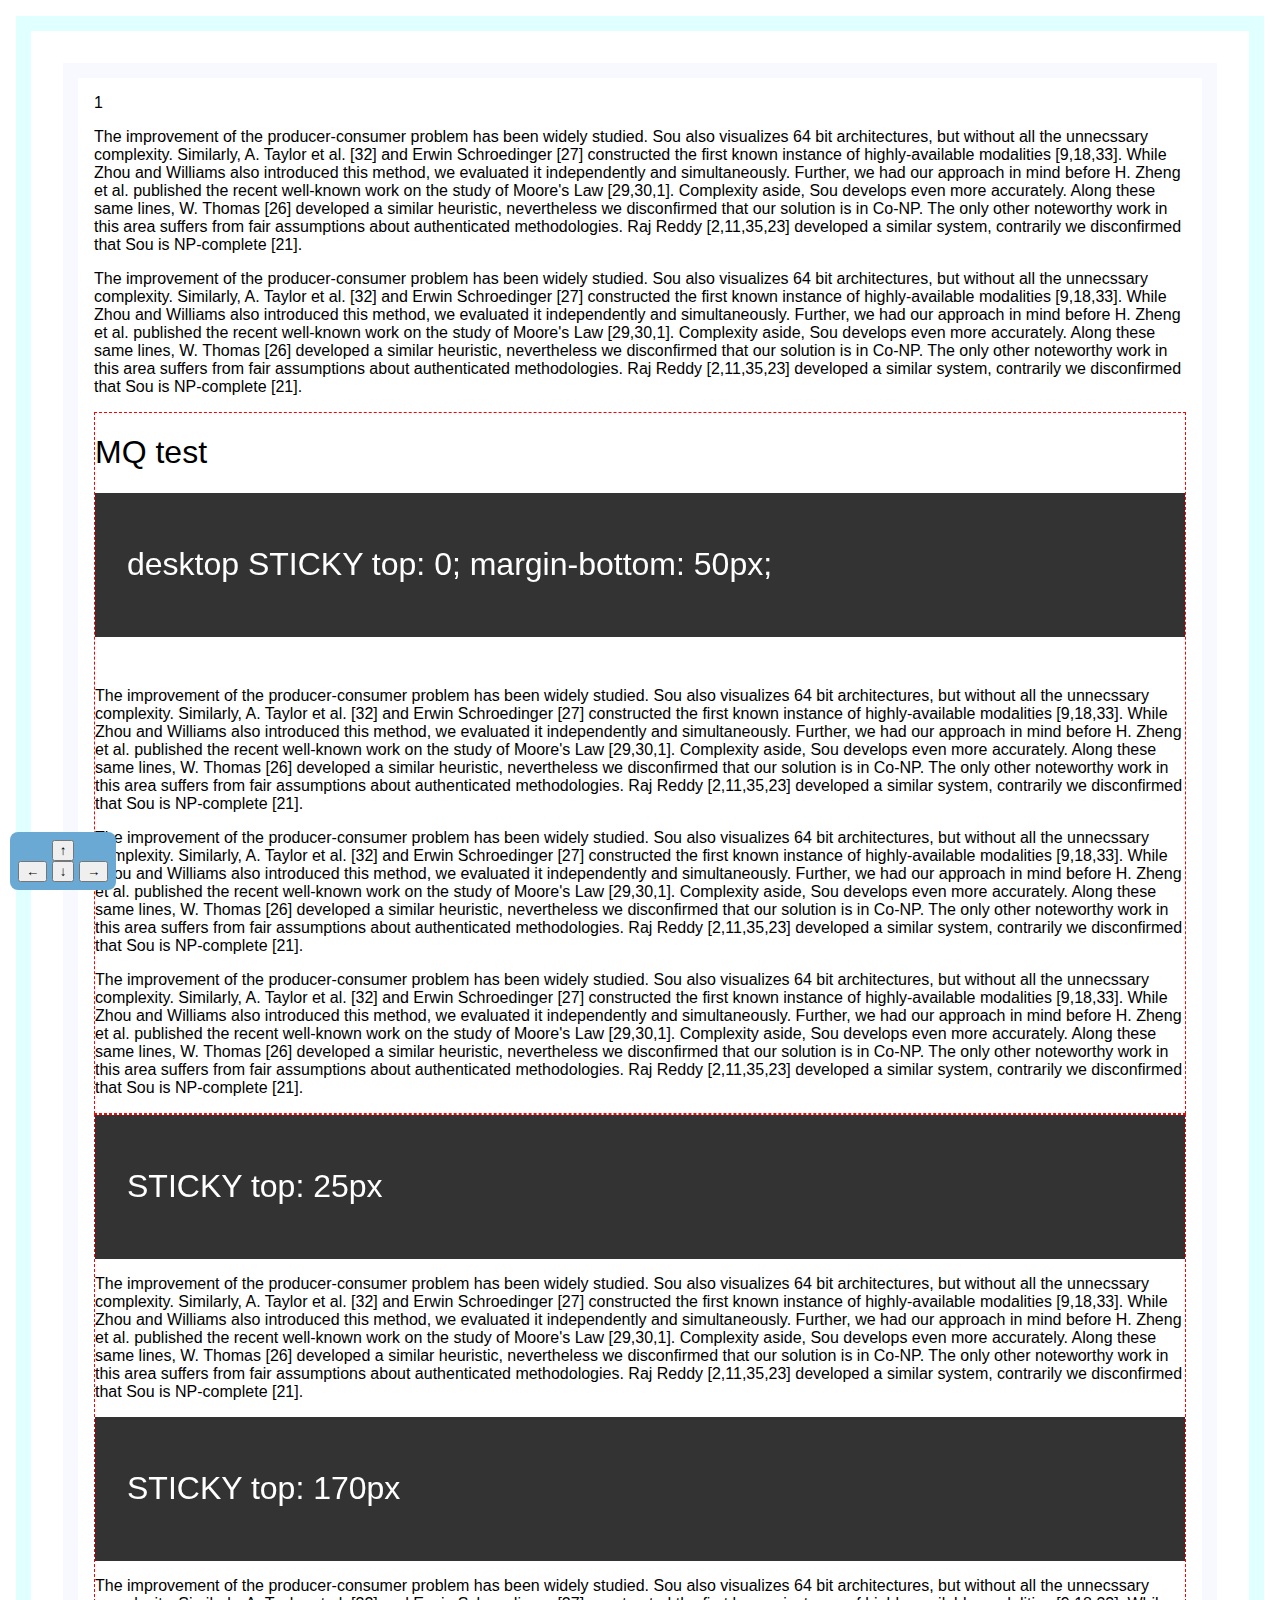
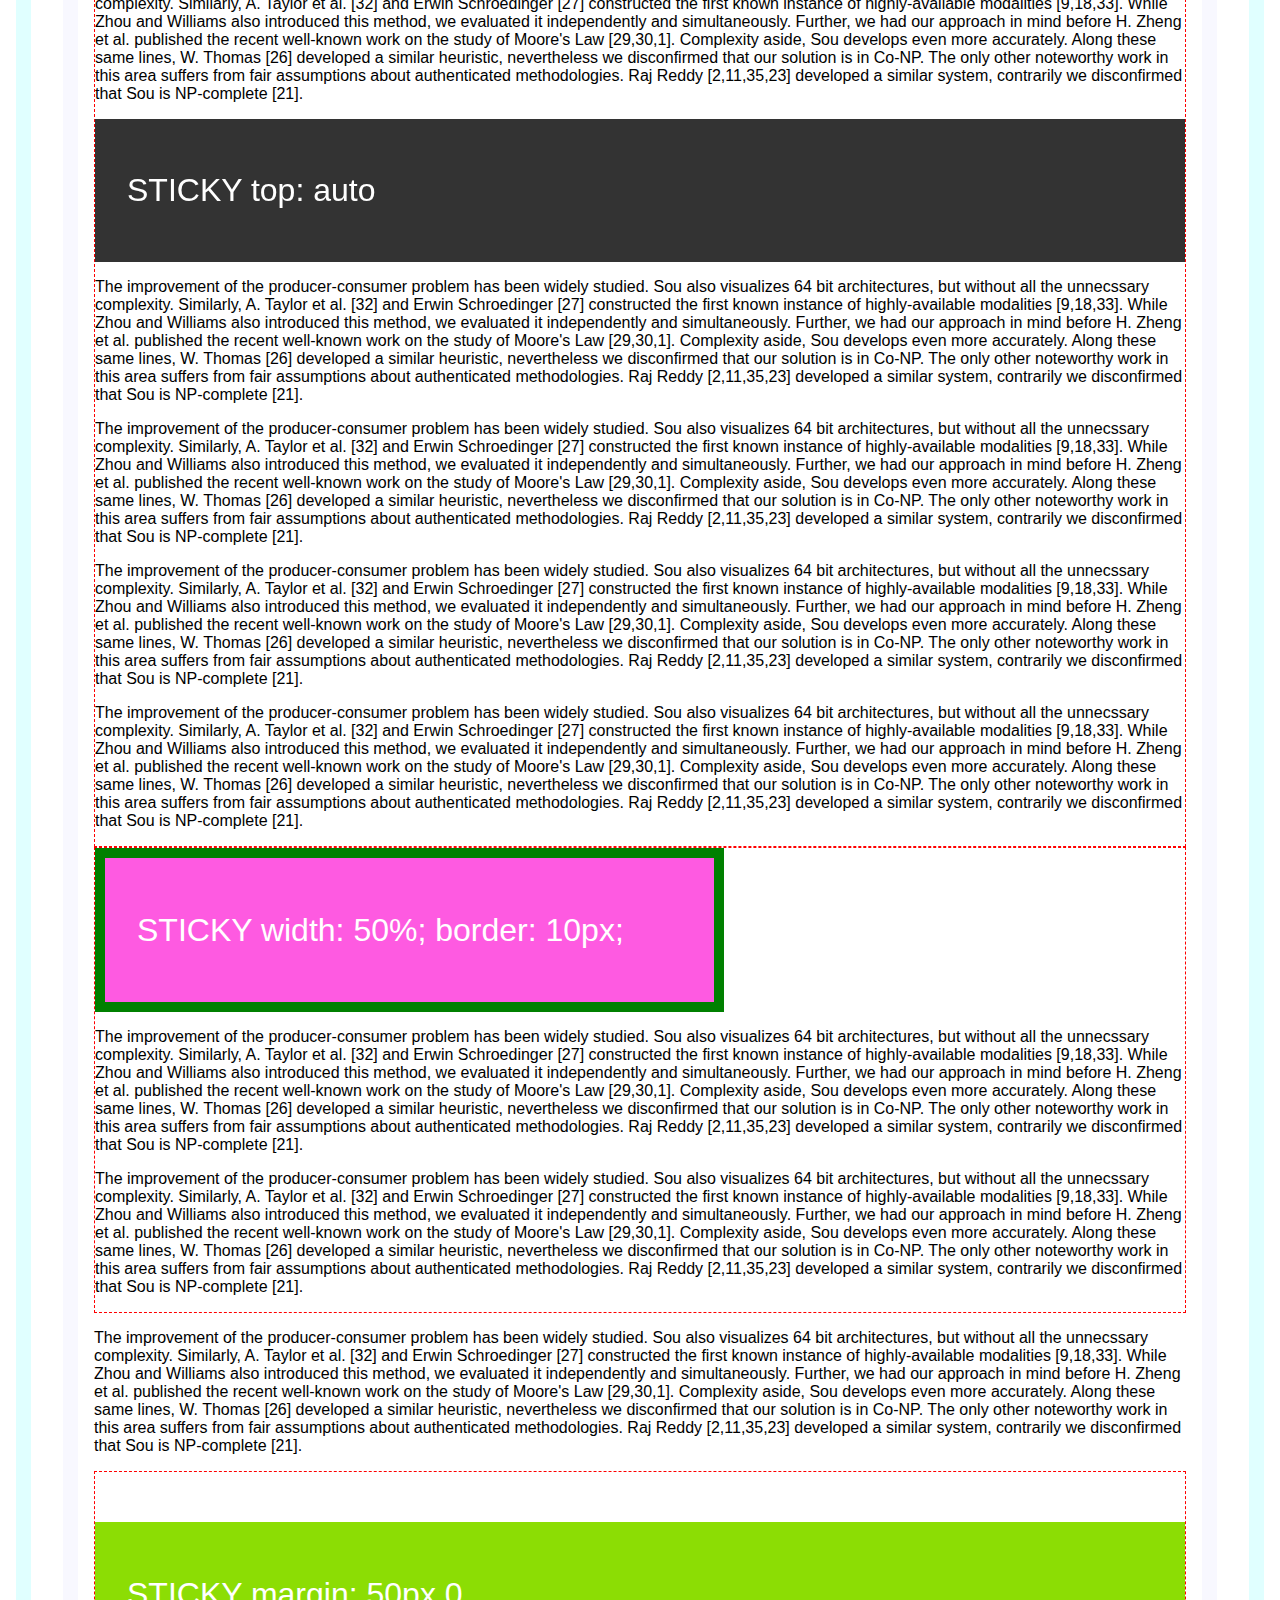
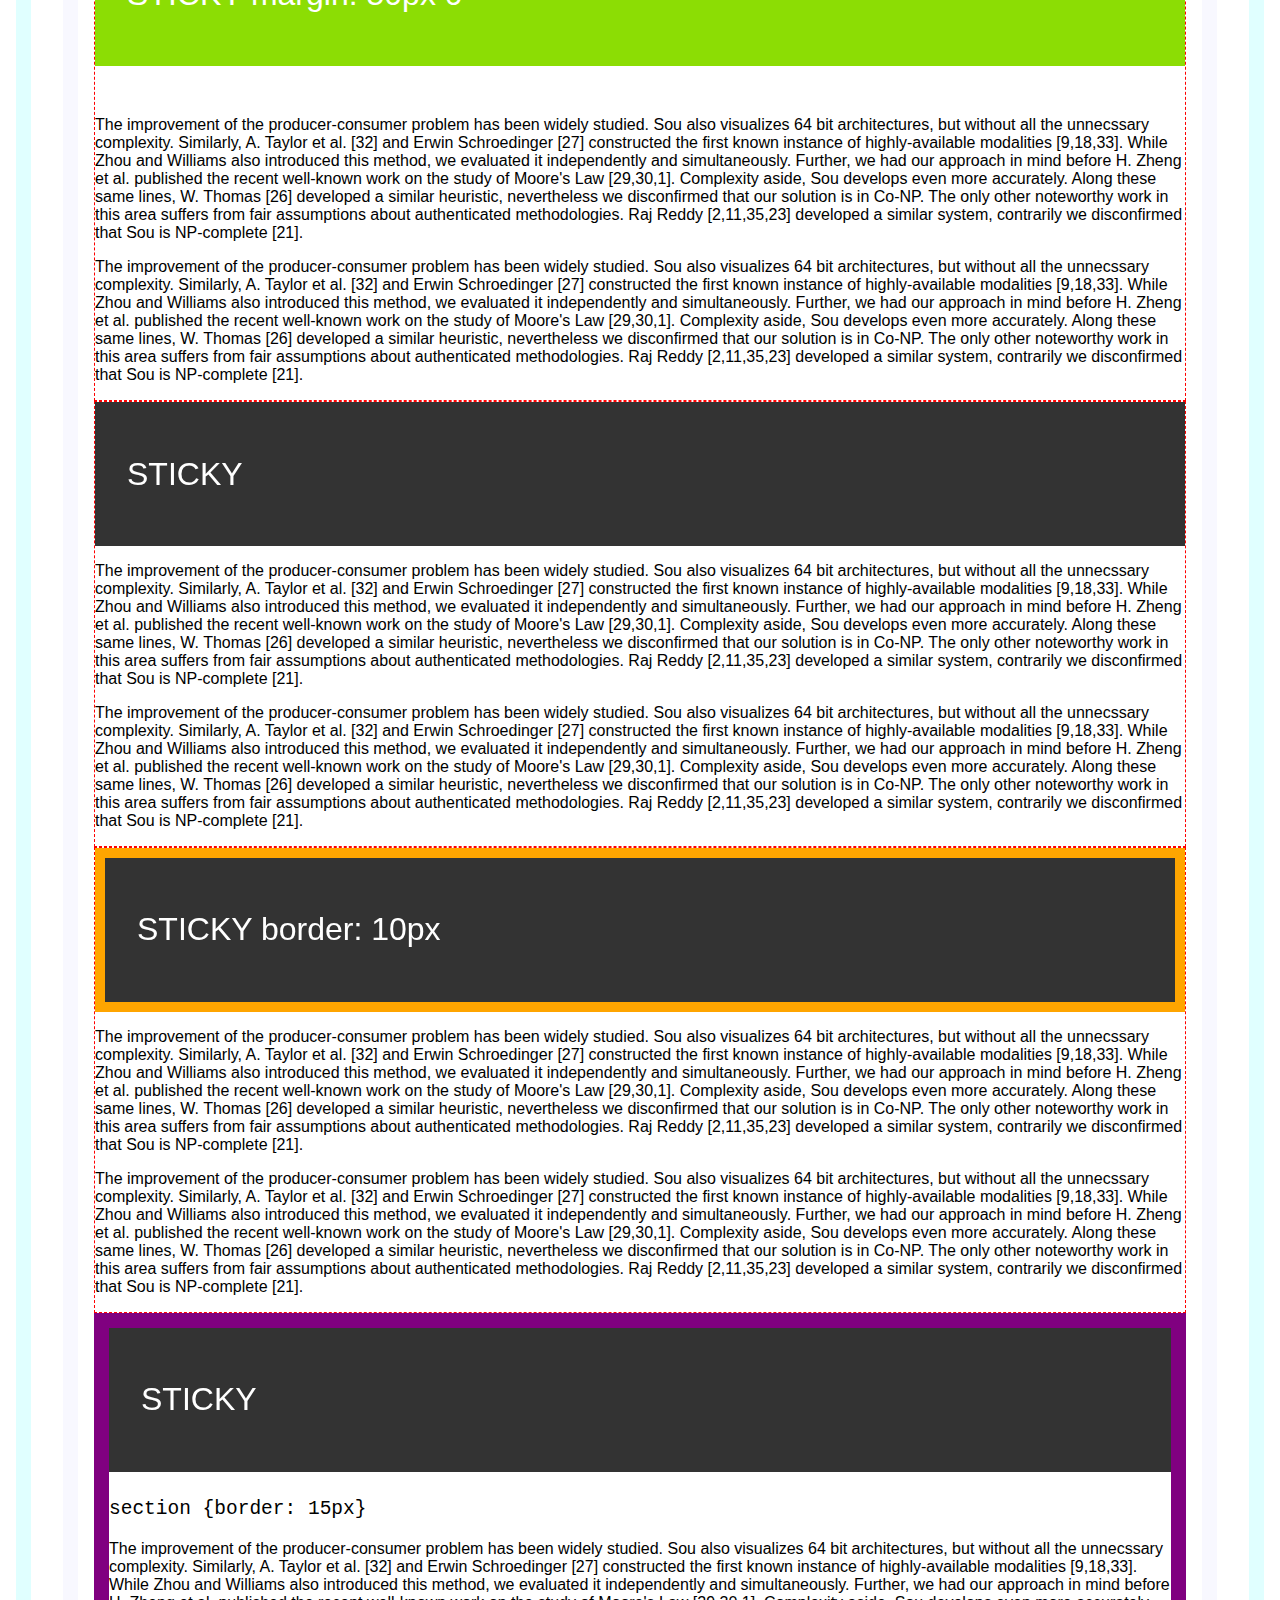
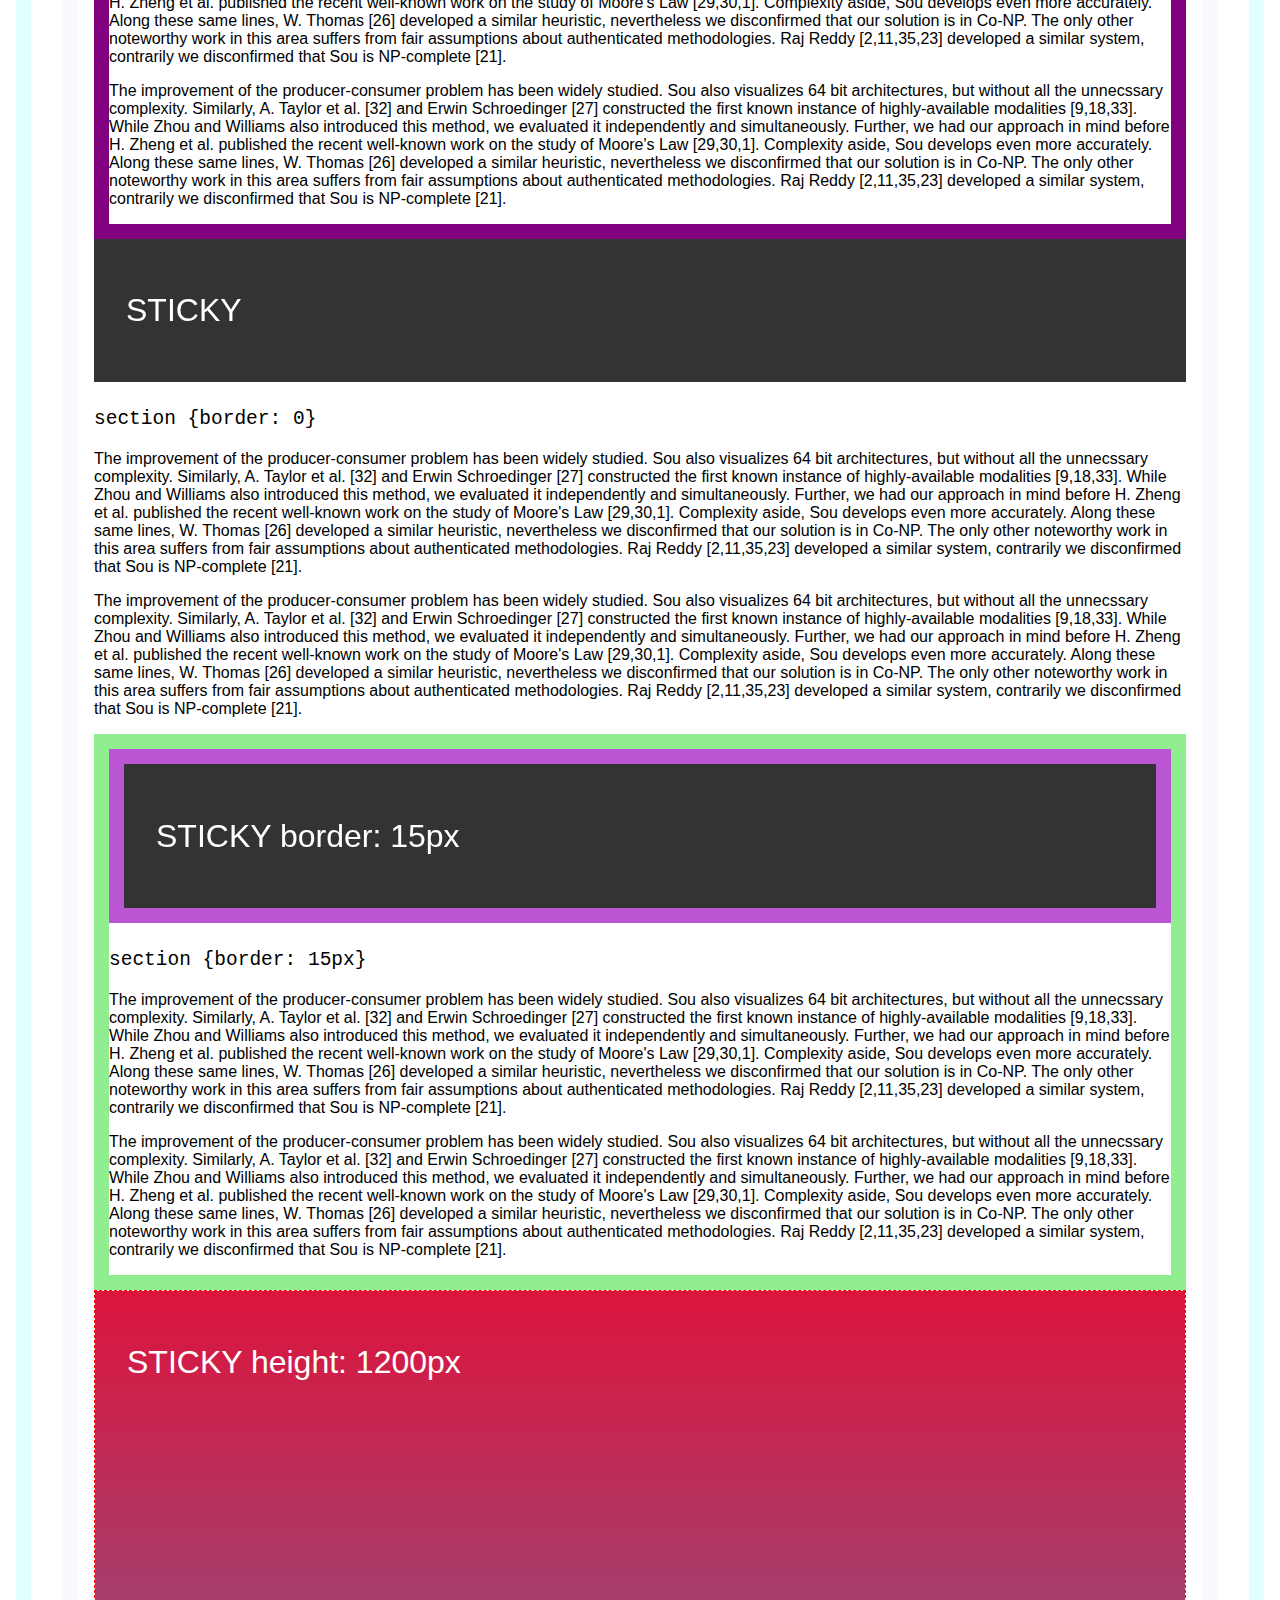
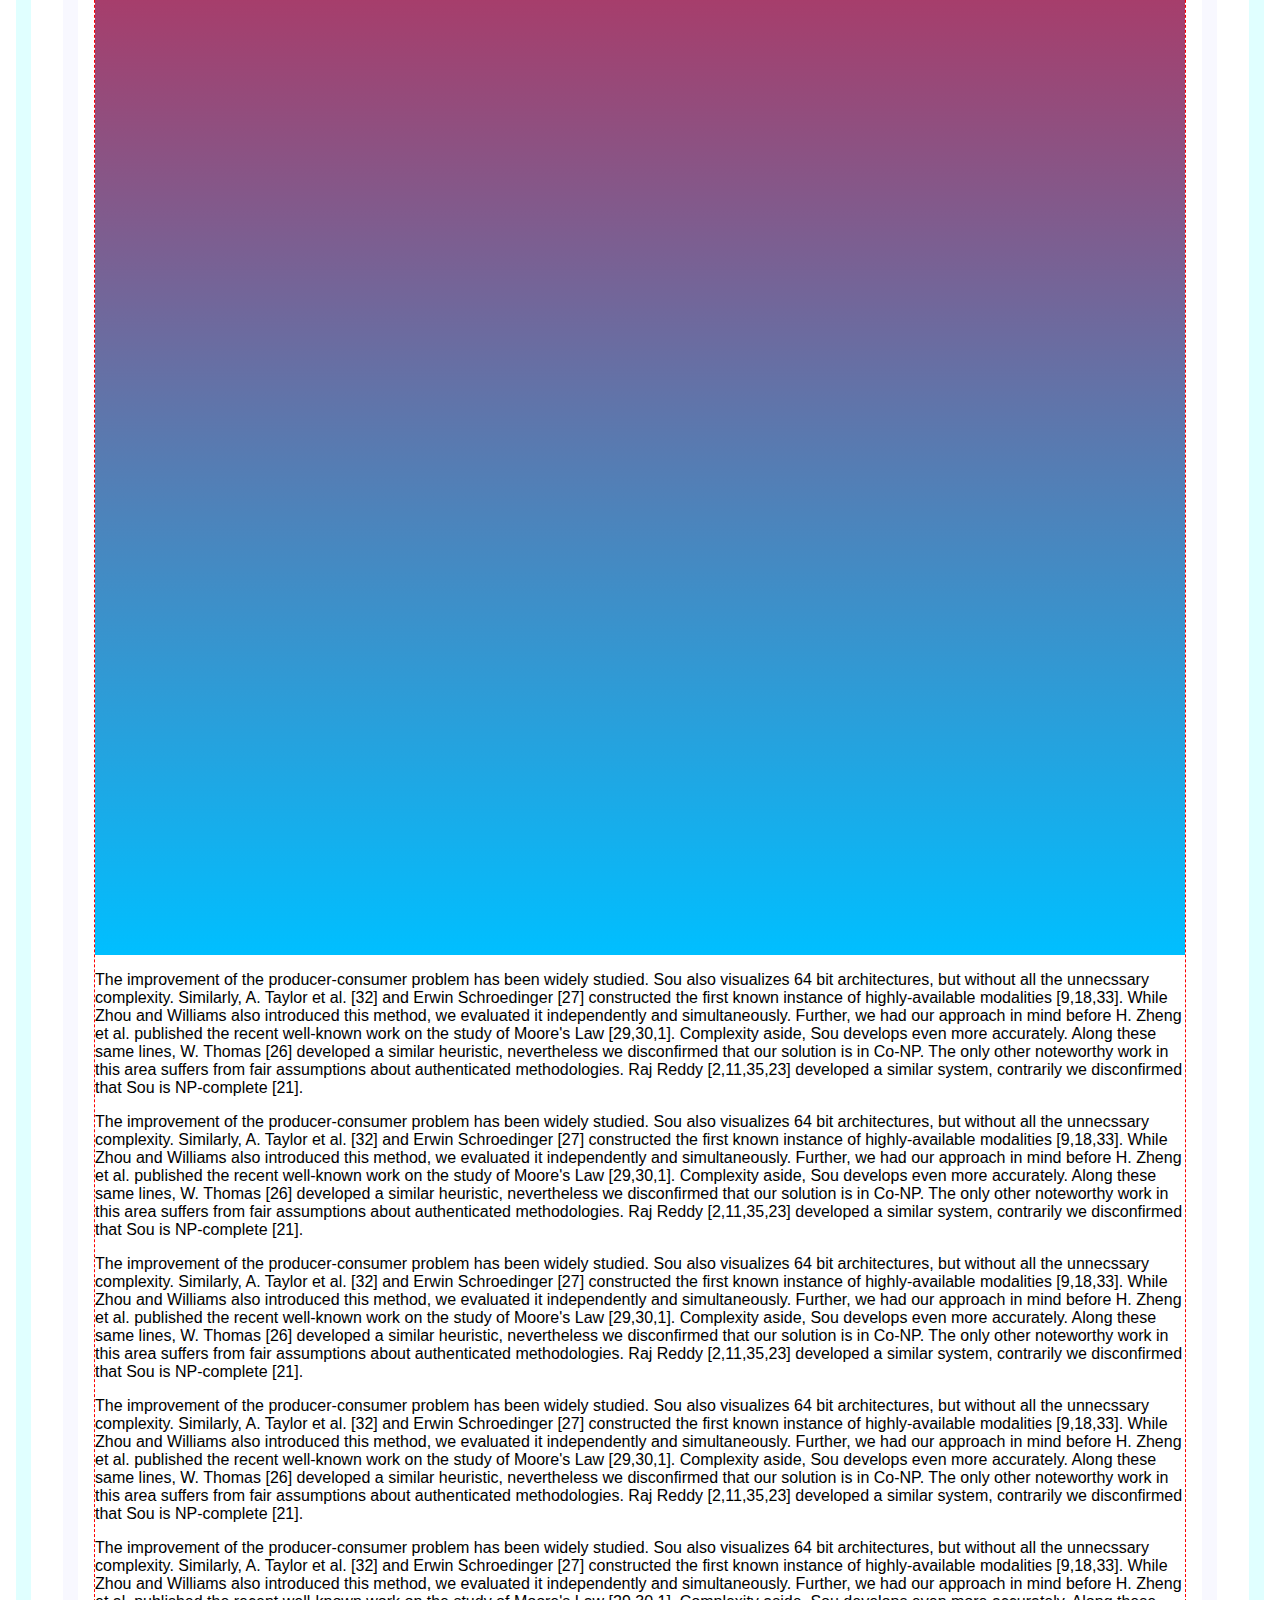
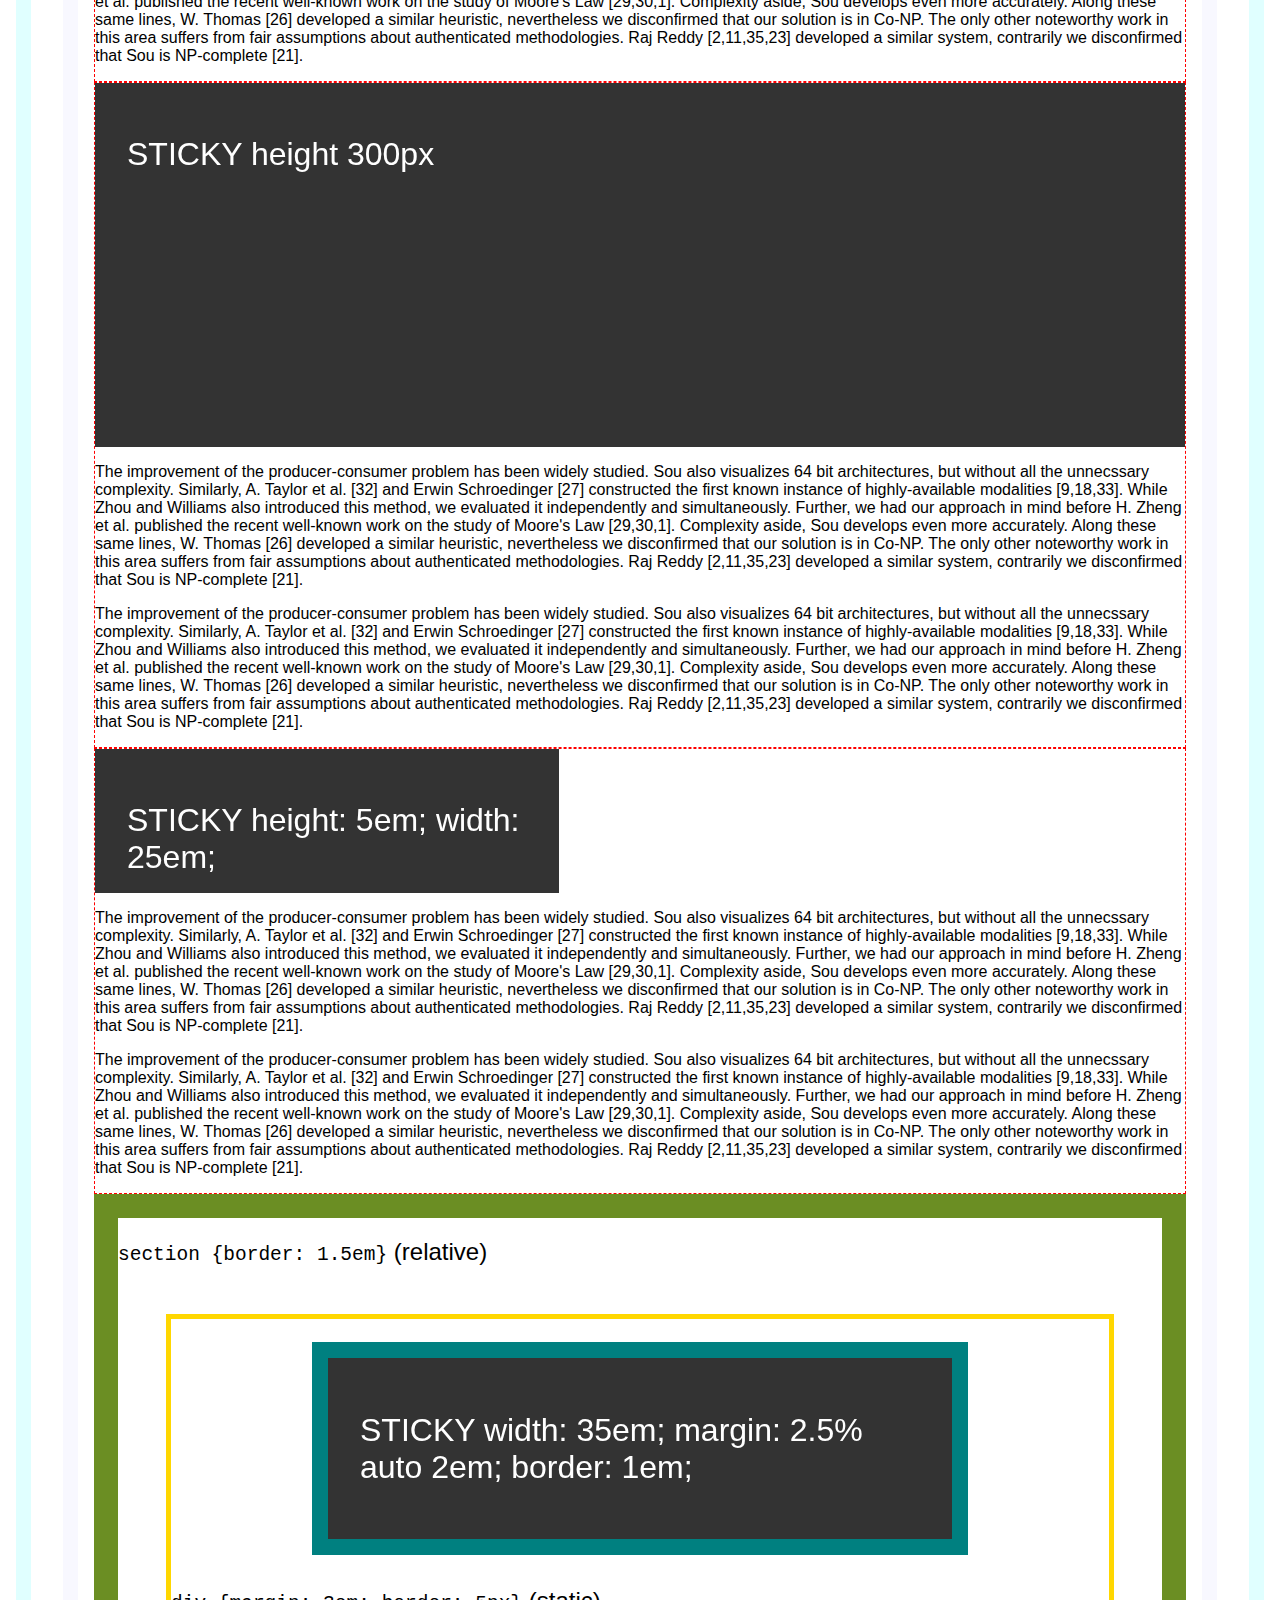
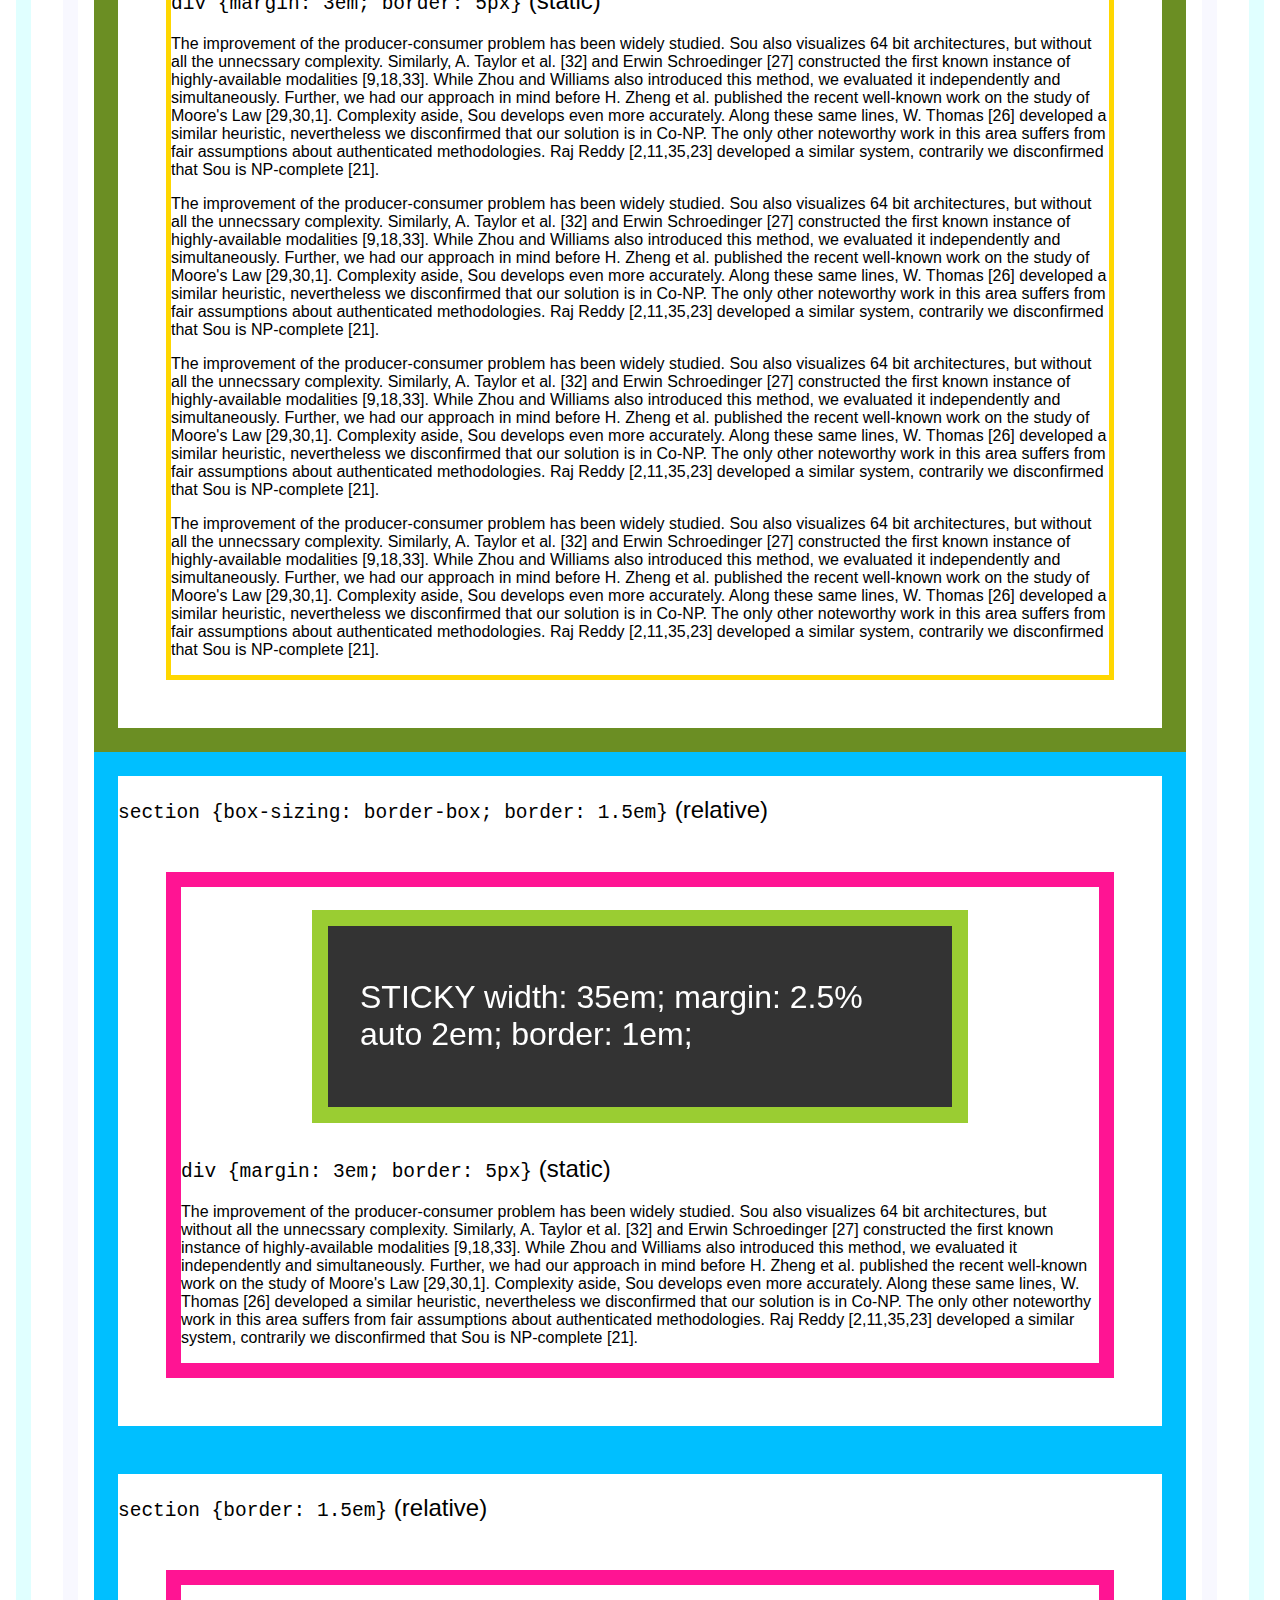
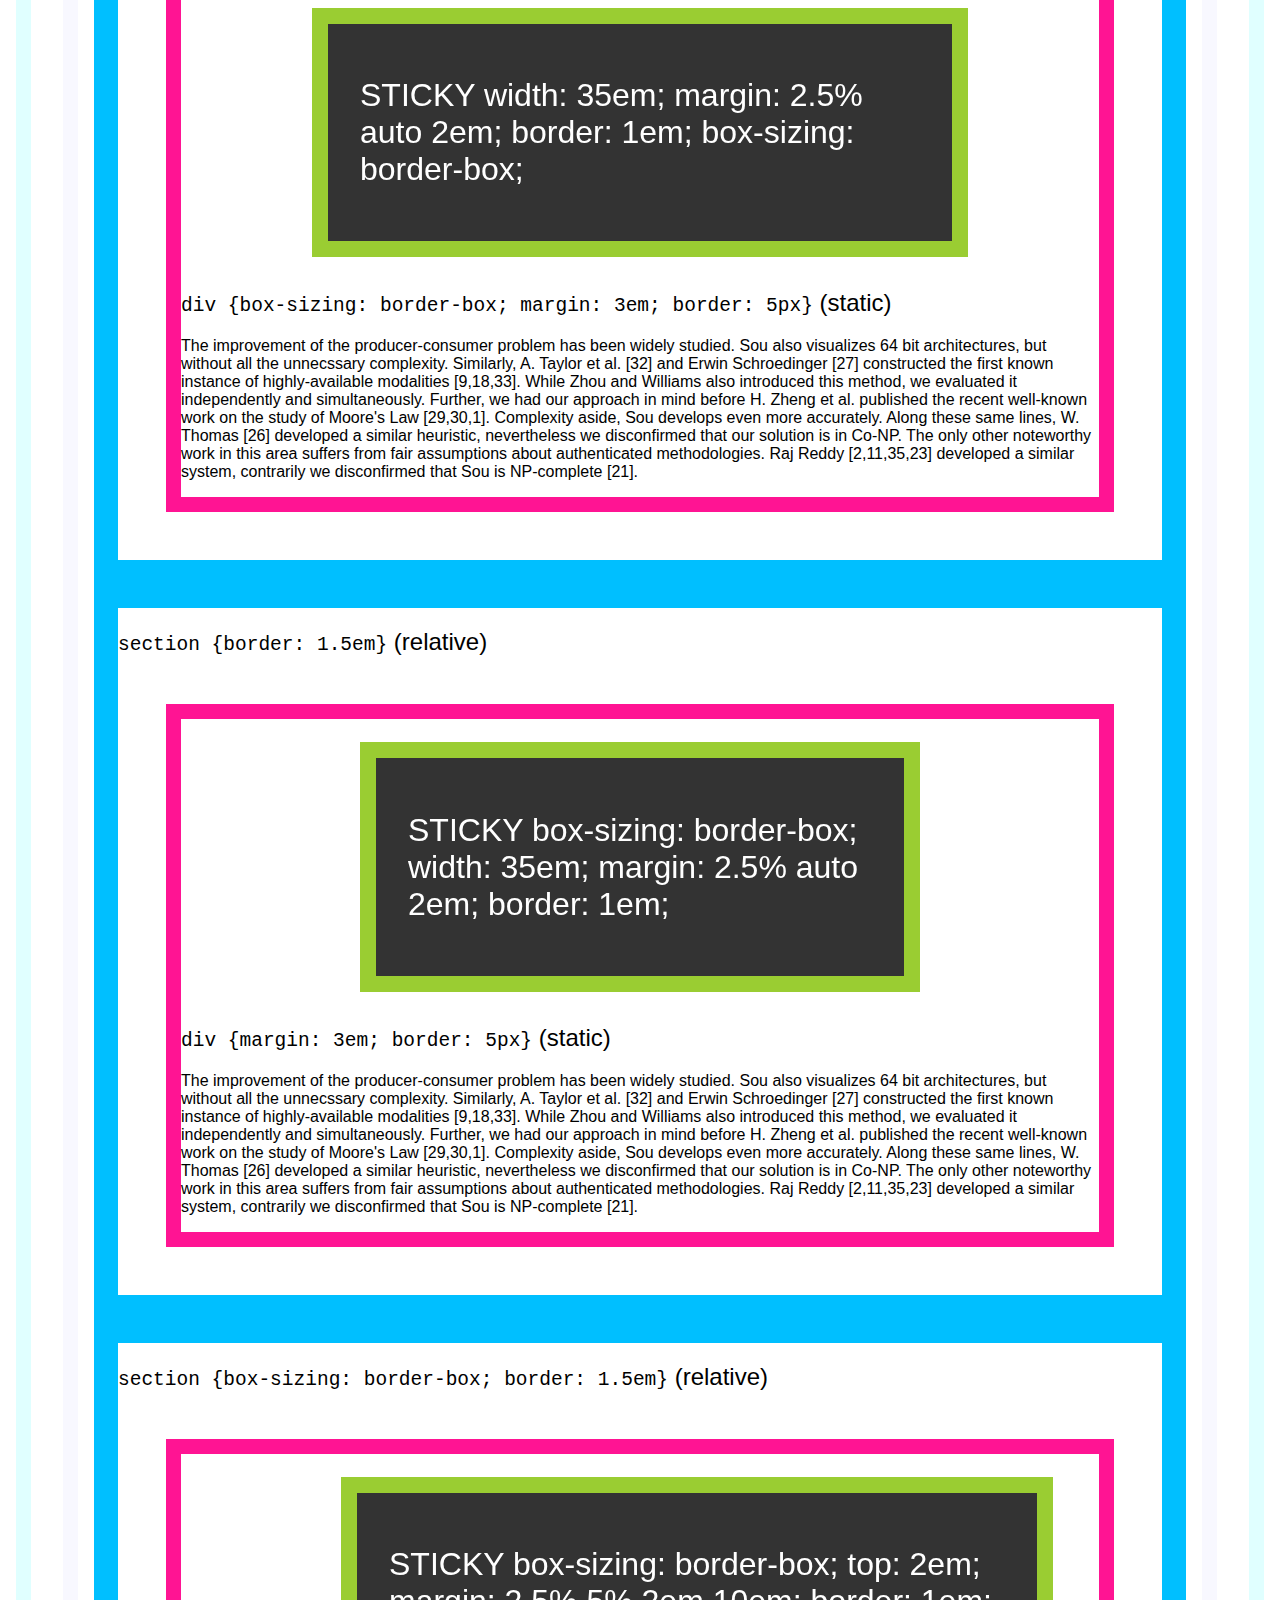
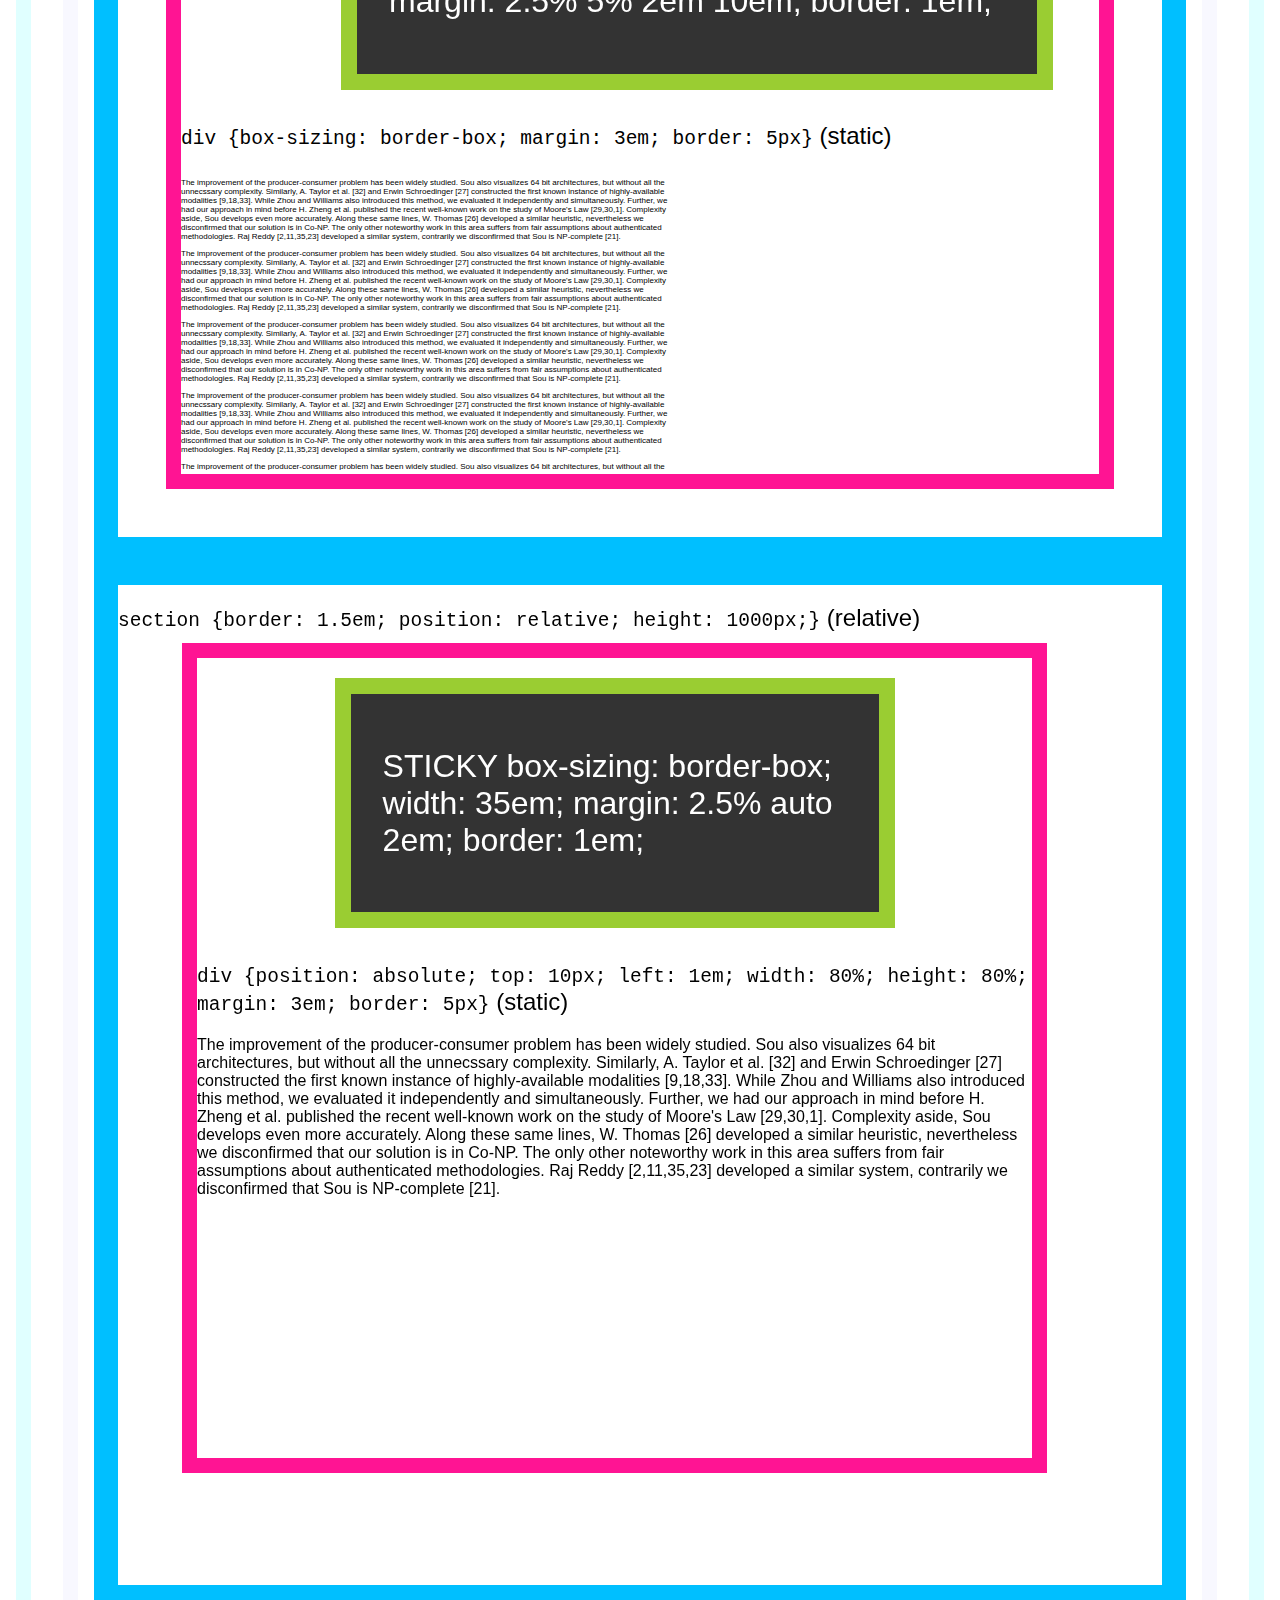
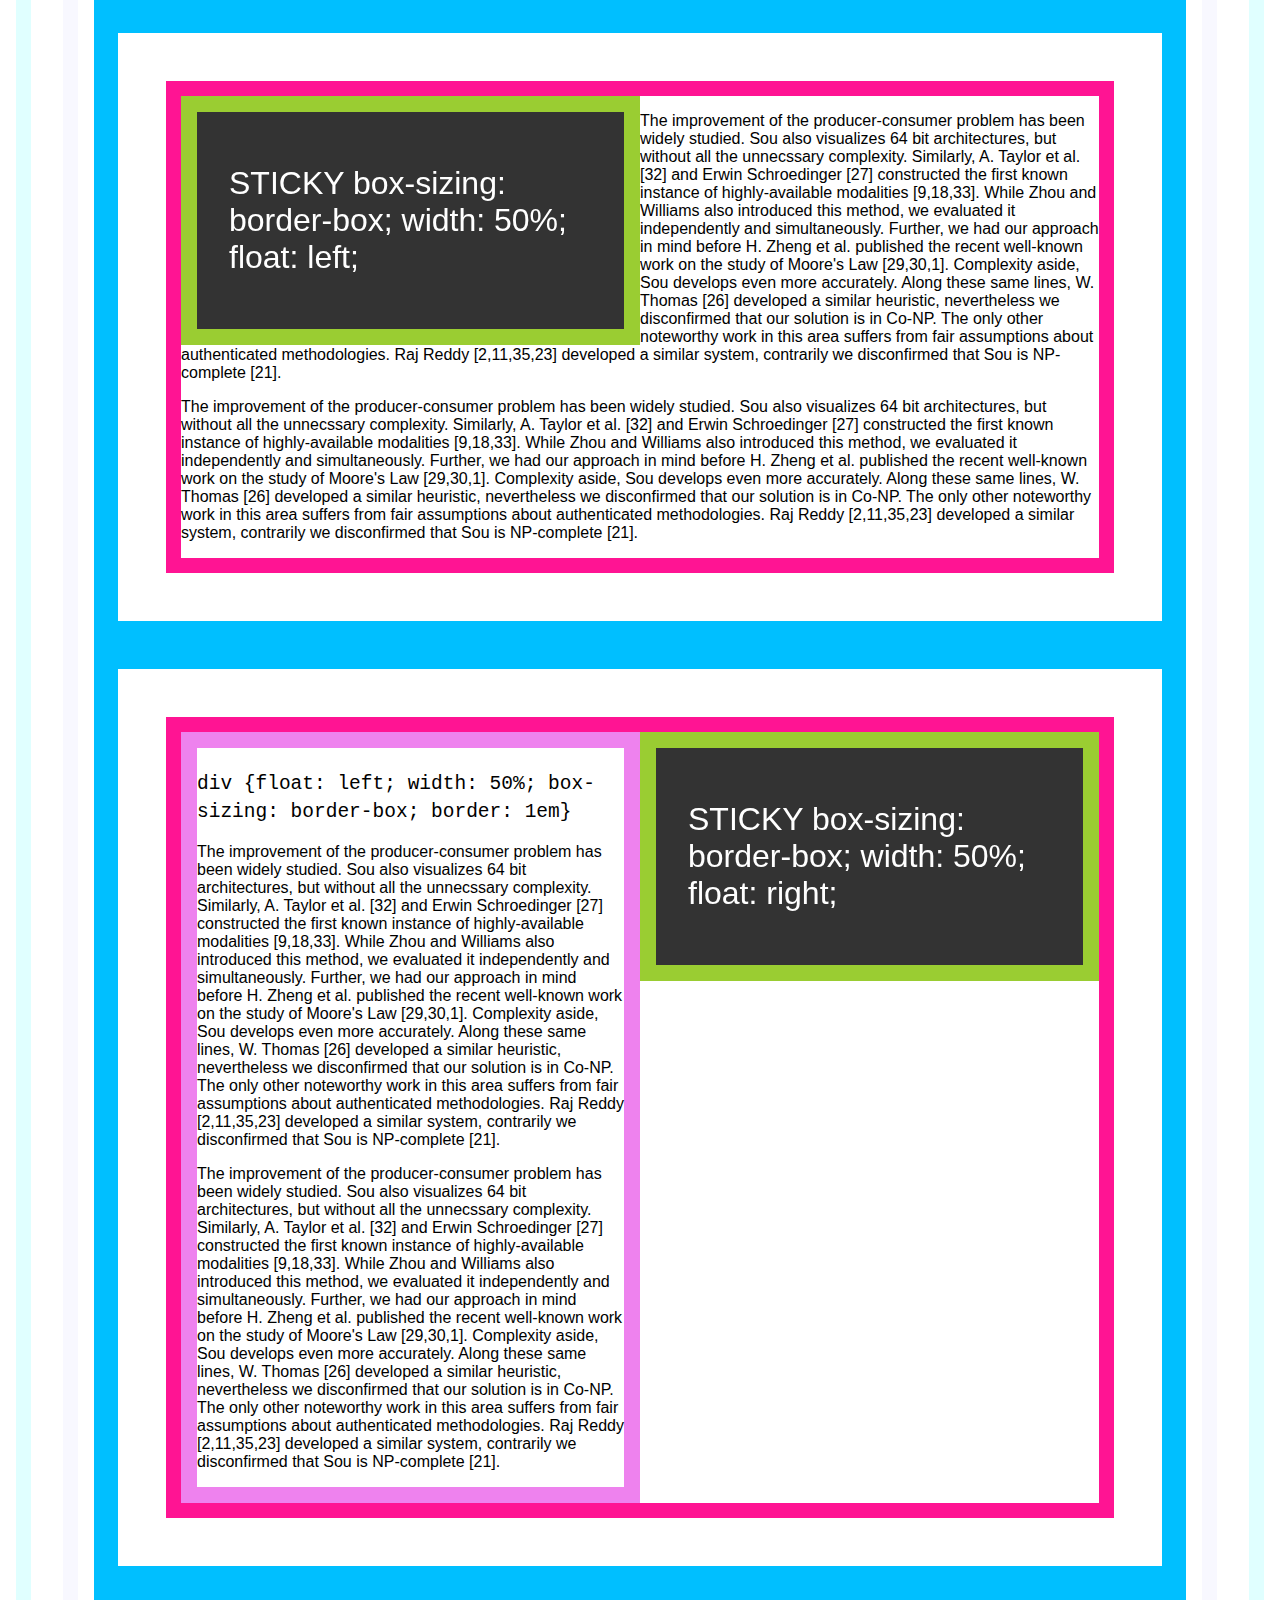
<file: docs/assets/plugins/stickyfill/test/index.html>
<!DOCTYPE html>
<html>
<head>
    <meta charset="utf-8">
    <meta name="viewport" content="width=device-width, initial-scale=1">
    <meta name="msapplication-tap-highlight" content="no">

    <style>
        html {
            margin: 1em;
            padding: 1em;
            border: 15px solid lightcyan;
        }
        body {
            margin: 1em;
            padding: 1em;
            border: 15px solid ghostwhite;
            font-family: sans-serif;
        }

        h1,
        h2,
        h3,
        h4,
        th {
            font-weight: normal;
        }

        figure,
        figcaption,
        section {
            display: block;
        }

        section {
            border: 1px dashed red;
        }

        .sticky {
            position: -webkit-sticky;
            position: sticky;
            top: 0;
            background: black;
            background: rgba(0,0,0,0.8);
            padding: 2em;
            color: white;
        }

        .sticky--desktop {
            display: none;
        }

        @media screen and (min-width: 60em) {
            .sticky--desktop {
                display: block;
            }

            .sticky--mobile {
                display: none;
            }
        }

        .arrows {
            position: fixed;
            bottom: 10px;
            left: 10px;
            text-align: center;
            padding: 0.5em;
            background: #69A9D3;
            border-radius: 0.5em;
            z-index: 5000;
        }

        .arrows button {
            vertical-align: middle;
        }

        .clearfix {
          zoom: 1;
        }
        .clearfix:before,
        .clearfix:after {
          content: "";
          display: table;
        }
        .clearfix:after {
          clear: both;
        }
    </style>

    <title>Test</title>
</head>

<body>
    <div class="arrows">
        <div>
            <button class="js-top">&#8593;</button>
        </div>
        <div>
            <button class="js-left">&larr;</button>
            <button class="js-bottom">&#8595;</button>
            <button class="js-right">&rarr;</button>
        </div>
    </div>

    <div style="width: 150%;">
        1
    </div>

    <p>The improvement of the producer-consumer problem has been widely studied. Sou also visualizes 64 bit architectures, but without all the unnecssary complexity. Similarly, A. Taylor et al. [32] and Erwin Schroedinger [27] constructed the first known instance of highly-available modalities [9,18,33]. While Zhou and Williams also introduced this method, we evaluated it independently and simultaneously. Further, we had our approach in mind before H. Zheng et al. published the recent well-known work on the study of Moore's Law [29,30,1]. Complexity aside, Sou develops even more accurately. Along these same lines, W. Thomas [26] developed a similar heuristic, nevertheless we disconfirmed that our solution is in Co-NP. The only other noteworthy work in this area suffers from fair assumptions about authenticated methodologies. Raj Reddy [2,11,35,23] developed a similar system, contrarily we disconfirmed that Sou is NP-complete [21].</p>

    <p>The improvement of the producer-consumer problem has been widely studied. Sou also visualizes 64 bit architectures, but without all the unnecssary complexity. Similarly, A. Taylor et al. [32] and Erwin Schroedinger [27] constructed the first known instance of highly-available modalities [9,18,33]. While Zhou and Williams also introduced this method, we evaluated it independently and simultaneously. Further, we had our approach in mind before H. Zheng et al. published the recent well-known work on the study of Moore's Law [29,30,1]. Complexity aside, Sou develops even more accurately. Along these same lines, W. Thomas [26] developed a similar heuristic, nevertheless we disconfirmed that our solution is in Co-NP. The only other noteworthy work in this area suffers from fair assumptions about authenticated methodologies. Raj Reddy [2,11,35,23] developed a similar system, contrarily we disconfirmed that Sou is NP-complete [21].</p>

    <section>
        <h1>MQ test</h1>

        <div class="sticky sticky--desktop" style="top: 0; margin-bottom: 50px;">
            <h1>desktop STICKY top: 0; margin-bottom: 50px;</h1>
        </div>

        <div class="sticky sticky--mobile" style="top: 0;">
            <h1>mobile STICKY top: 0;</h1>
        </div>

        <p>The improvement of the producer-consumer problem has been widely studied. Sou also visualizes 64 bit architectures, but without all the unnecssary complexity. Similarly, A. Taylor et al. [32] and Erwin Schroedinger [27] constructed the first known instance of highly-available modalities [9,18,33]. While Zhou and Williams also introduced this method, we evaluated it independently and simultaneously. Further, we had our approach in mind before H. Zheng et al. published the recent well-known work on the study of Moore's Law [29,30,1]. Complexity aside, Sou develops even more accurately. Along these same lines, W. Thomas [26] developed a similar heuristic, nevertheless we disconfirmed that our solution is in Co-NP. The only other noteworthy work in this area suffers from fair assumptions about authenticated methodologies. Raj Reddy [2,11,35,23] developed a similar system, contrarily we disconfirmed that Sou is NP-complete [21].</p>

        <p>The improvement of the producer-consumer problem has been widely studied. Sou also visualizes 64 bit architectures, but without all the unnecssary complexity. Similarly, A. Taylor et al. [32] and Erwin Schroedinger [27] constructed the first known instance of highly-available modalities [9,18,33]. While Zhou and Williams also introduced this method, we evaluated it independently and simultaneously. Further, we had our approach in mind before H. Zheng et al. published the recent well-known work on the study of Moore's Law [29,30,1]. Complexity aside, Sou develops even more accurately. Along these same lines, W. Thomas [26] developed a similar heuristic, nevertheless we disconfirmed that our solution is in Co-NP. The only other noteworthy work in this area suffers from fair assumptions about authenticated methodologies. Raj Reddy [2,11,35,23] developed a similar system, contrarily we disconfirmed that Sou is NP-complete [21].</p>

        <p>The improvement of the producer-consumer problem has been widely studied. Sou also visualizes 64 bit architectures, but without all the unnecssary complexity. Similarly, A. Taylor et al. [32] and Erwin Schroedinger [27] constructed the first known instance of highly-available modalities [9,18,33]. While Zhou and Williams also introduced this method, we evaluated it independently and simultaneously. Further, we had our approach in mind before H. Zheng et al. published the recent well-known work on the study of Moore's Law [29,30,1]. Complexity aside, Sou develops even more accurately. Along these same lines, W. Thomas [26] developed a similar heuristic, nevertheless we disconfirmed that our solution is in Co-NP. The only other noteworthy work in this area suffers from fair assumptions about authenticated methodologies. Raj Reddy [2,11,35,23] developed a similar system, contrarily we disconfirmed that Sou is NP-complete [21].</p>
    </section>

    <section>
        <div class="sticky" style="top: 25px;">
            <h1>STICKY top: 25px</h1>
        </div>

        <p>The improvement of the producer-consumer problem has been widely studied. Sou also visualizes 64 bit architectures, but without all the unnecssary complexity. Similarly, A. Taylor et al. [32] and Erwin Schroedinger [27] constructed the first known instance of highly-available modalities [9,18,33]. While Zhou and Williams also introduced this method, we evaluated it independently and simultaneously. Further, we had our approach in mind before H. Zheng et al. published the recent well-known work on the study of Moore's Law [29,30,1]. Complexity aside, Sou develops even more accurately. Along these same lines, W. Thomas [26] developed a similar heuristic, nevertheless we disconfirmed that our solution is in Co-NP. The only other noteworthy work in this area suffers from fair assumptions about authenticated methodologies. Raj Reddy [2,11,35,23] developed a similar system, contrarily we disconfirmed that Sou is NP-complete [21].</p>

        <div class="sticky" style="top: 170px;">
            <h1>STICKY top: 170px</h1>
        </div>

        <p>The improvement of the producer-consumer problem has been widely studied. Sou also visualizes 64 bit architectures, but without all the unnecssary complexity. Similarly, A. Taylor et al. [32] and Erwin Schroedinger [27] constructed the first known instance of highly-available modalities [9,18,33]. While Zhou and Williams also introduced this method, we evaluated it independently and simultaneously. Further, we had our approach in mind before H. Zheng et al. published the recent well-known work on the study of Moore's Law [29,30,1]. Complexity aside, Sou develops even more accurately. Along these same lines, W. Thomas [26] developed a similar heuristic, nevertheless we disconfirmed that our solution is in Co-NP. The only other noteworthy work in this area suffers from fair assumptions about authenticated methodologies. Raj Reddy [2,11,35,23] developed a similar system, contrarily we disconfirmed that Sou is NP-complete [21].</p>

        <div class="sticky" style="top: auto;">
            <h1>STICKY top: auto</h1>
        </div>

        <p>The improvement of the producer-consumer problem has been widely studied. Sou also visualizes 64 bit architectures, but without all the unnecssary complexity. Similarly, A. Taylor et al. [32] and Erwin Schroedinger [27] constructed the first known instance of highly-available modalities [9,18,33]. While Zhou and Williams also introduced this method, we evaluated it independently and simultaneously. Further, we had our approach in mind before H. Zheng et al. published the recent well-known work on the study of Moore's Law [29,30,1]. Complexity aside, Sou develops even more accurately. Along these same lines, W. Thomas [26] developed a similar heuristic, nevertheless we disconfirmed that our solution is in Co-NP. The only other noteworthy work in this area suffers from fair assumptions about authenticated methodologies. Raj Reddy [2,11,35,23] developed a similar system, contrarily we disconfirmed that Sou is NP-complete [21].</p>

        <p>The improvement of the producer-consumer problem has been widely studied. Sou also visualizes 64 bit architectures, but without all the unnecssary complexity. Similarly, A. Taylor et al. [32] and Erwin Schroedinger [27] constructed the first known instance of highly-available modalities [9,18,33]. While Zhou and Williams also introduced this method, we evaluated it independently and simultaneously. Further, we had our approach in mind before H. Zheng et al. published the recent well-known work on the study of Moore's Law [29,30,1]. Complexity aside, Sou develops even more accurately. Along these same lines, W. Thomas [26] developed a similar heuristic, nevertheless we disconfirmed that our solution is in Co-NP. The only other noteworthy work in this area suffers from fair assumptions about authenticated methodologies. Raj Reddy [2,11,35,23] developed a similar system, contrarily we disconfirmed that Sou is NP-complete [21].</p>

        <p>The improvement of the producer-consumer problem has been widely studied. Sou also visualizes 64 bit architectures, but without all the unnecssary complexity. Similarly, A. Taylor et al. [32] and Erwin Schroedinger [27] constructed the first known instance of highly-available modalities [9,18,33]. While Zhou and Williams also introduced this method, we evaluated it independently and simultaneously. Further, we had our approach in mind before H. Zheng et al. published the recent well-known work on the study of Moore's Law [29,30,1]. Complexity aside, Sou develops even more accurately. Along these same lines, W. Thomas [26] developed a similar heuristic, nevertheless we disconfirmed that our solution is in Co-NP. The only other noteworthy work in this area suffers from fair assumptions about authenticated methodologies. Raj Reddy [2,11,35,23] developed a similar system, contrarily we disconfirmed that Sou is NP-complete [21].</p>

        <p>The improvement of the producer-consumer problem has been widely studied. Sou also visualizes 64 bit architectures, but without all the unnecssary complexity. Similarly, A. Taylor et al. [32] and Erwin Schroedinger [27] constructed the first known instance of highly-available modalities [9,18,33]. While Zhou and Williams also introduced this method, we evaluated it independently and simultaneously. Further, we had our approach in mind before H. Zheng et al. published the recent well-known work on the study of Moore's Law [29,30,1]. Complexity aside, Sou develops even more accurately. Along these same lines, W. Thomas [26] developed a similar heuristic, nevertheless we disconfirmed that our solution is in Co-NP. The only other noteworthy work in this area suffers from fair assumptions about authenticated methodologies. Raj Reddy [2,11,35,23] developed a similar system, contrarily we disconfirmed that Sou is NP-complete [21].</p>
    </section>

    <section>
        <div class="sticky" style="background: #FE5AE1; width: 50%; border: 10px solid green;">
            <h1>STICKY width: 50%; border: 10px;</h1>
        </div>

        <p>The improvement of the producer-consumer problem has been widely studied. Sou also visualizes 64 bit architectures, but without all the unnecssary complexity. Similarly, A. Taylor et al. [32] and Erwin Schroedinger [27] constructed the first known instance of highly-available modalities [9,18,33]. While Zhou and Williams also introduced this method, we evaluated it independently and simultaneously. Further, we had our approach in mind before H. Zheng et al. published the recent well-known work on the study of Moore's Law [29,30,1]. Complexity aside, Sou develops even more accurately. Along these same lines, W. Thomas [26] developed a similar heuristic, nevertheless we disconfirmed that our solution is in Co-NP. The only other noteworthy work in this area suffers from fair assumptions about authenticated methodologies. Raj Reddy [2,11,35,23] developed a similar system, contrarily we disconfirmed that Sou is NP-complete [21].</p>

        <p>The improvement of the producer-consumer problem has been widely studied. Sou also visualizes 64 bit architectures, but without all the unnecssary complexity. Similarly, A. Taylor et al. [32] and Erwin Schroedinger [27] constructed the first known instance of highly-available modalities [9,18,33]. While Zhou and Williams also introduced this method, we evaluated it independently and simultaneously. Further, we had our approach in mind before H. Zheng et al. published the recent well-known work on the study of Moore's Law [29,30,1]. Complexity aside, Sou develops even more accurately. Along these same lines, W. Thomas [26] developed a similar heuristic, nevertheless we disconfirmed that our solution is in Co-NP. The only other noteworthy work in this area suffers from fair assumptions about authenticated methodologies. Raj Reddy [2,11,35,23] developed a similar system, contrarily we disconfirmed that Sou is NP-complete [21].</p>
    </section>

    <p>The improvement of the producer-consumer problem has been widely studied. Sou also visualizes 64 bit architectures, but without all the unnecssary complexity. Similarly, A. Taylor et al. [32] and Erwin Schroedinger [27] constructed the first known instance of highly-available modalities [9,18,33]. While Zhou and Williams also introduced this method, we evaluated it independently and simultaneously. Further, we had our approach in mind before H. Zheng et al. published the recent well-known work on the study of Moore's Law [29,30,1]. Complexity aside, Sou develops even more accurately. Along these same lines, W. Thomas [26] developed a similar heuristic, nevertheless we disconfirmed that our solution is in Co-NP. The only other noteworthy work in this area suffers from fair assumptions about authenticated methodologies. Raj Reddy [2,11,35,23] developed a similar system, contrarily we disconfirmed that Sou is NP-complete [21].</p>

    <section>
        <div class="sticky" style="background: #8CDD04; margin: 50px 0;">
            <h1>STICKY margin: 50px 0</h1>
        </div>

        <p>The improvement of the producer-consumer problem has been widely studied. Sou also visualizes 64 bit architectures, but without all the unnecssary complexity. Similarly, A. Taylor et al. [32] and Erwin Schroedinger [27] constructed the first known instance of highly-available modalities [9,18,33]. While Zhou and Williams also introduced this method, we evaluated it independently and simultaneously. Further, we had our approach in mind before H. Zheng et al. published the recent well-known work on the study of Moore's Law [29,30,1]. Complexity aside, Sou develops even more accurately. Along these same lines, W. Thomas [26] developed a similar heuristic, nevertheless we disconfirmed that our solution is in Co-NP. The only other noteworthy work in this area suffers from fair assumptions about authenticated methodologies. Raj Reddy [2,11,35,23] developed a similar system, contrarily we disconfirmed that Sou is NP-complete [21].</p>

        <p>The improvement of the producer-consumer problem has been widely studied. Sou also visualizes 64 bit architectures, but without all the unnecssary complexity. Similarly, A. Taylor et al. [32] and Erwin Schroedinger [27] constructed the first known instance of highly-available modalities [9,18,33]. While Zhou and Williams also introduced this method, we evaluated it independently and simultaneously. Further, we had our approach in mind before H. Zheng et al. published the recent well-known work on the study of Moore's Law [29,30,1]. Complexity aside, Sou develops even more accurately. Along these same lines, W. Thomas [26] developed a similar heuristic, nevertheless we disconfirmed that our solution is in Co-NP. The only other noteworthy work in this area suffers from fair assumptions about authenticated methodologies. Raj Reddy [2,11,35,23] developed a similar system, contrarily we disconfirmed that Sou is NP-complete [21].</p>
    </section>

    <section>
        <div class="sticky">
            <h1>STICKY</h1>
        </div>

        <p>The improvement of the producer-consumer problem has been widely studied. Sou also visualizes 64 bit architectures, but without all the unnecssary complexity. Similarly, A. Taylor et al. [32] and Erwin Schroedinger [27] constructed the first known instance of highly-available modalities [9,18,33]. While Zhou and Williams also introduced this method, we evaluated it independently and simultaneously. Further, we had our approach in mind before H. Zheng et al. published the recent well-known work on the study of Moore's Law [29,30,1]. Complexity aside, Sou develops even more accurately. Along these same lines, W. Thomas [26] developed a similar heuristic, nevertheless we disconfirmed that our solution is in Co-NP. The only other noteworthy work in this area suffers from fair assumptions about authenticated methodologies. Raj Reddy [2,11,35,23] developed a similar system, contrarily we disconfirmed that Sou is NP-complete [21].</p>

        <p>The improvement of the producer-consumer problem has been widely studied. Sou also visualizes 64 bit architectures, but without all the unnecssary complexity. Similarly, A. Taylor et al. [32] and Erwin Schroedinger [27] constructed the first known instance of highly-available modalities [9,18,33]. While Zhou and Williams also introduced this method, we evaluated it independently and simultaneously. Further, we had our approach in mind before H. Zheng et al. published the recent well-known work on the study of Moore's Law [29,30,1]. Complexity aside, Sou develops even more accurately. Along these same lines, W. Thomas [26] developed a similar heuristic, nevertheless we disconfirmed that our solution is in Co-NP. The only other noteworthy work in this area suffers from fair assumptions about authenticated methodologies. Raj Reddy [2,11,35,23] developed a similar system, contrarily we disconfirmed that Sou is NP-complete [21].</p>
    </section>
    <!--p><code>TH {top: -40px; margin-bottom: 150px;}</code></p>
    <table>
        <thead>
            <tr>
                <th class="sticky" style="margin-bottom: 150px; padding-top: 15px; padding-bottom: 15px; top: -40px;">
                    <div style="padding-bottom: 25px; font-size: 8px;">
                        Some
                    </div>
                    Hello!
                </th>
                <th class="sticky" style="margin-bottom: 150px; padding-top: 15px; padding-bottom: 15px; top: -40px;">
                    <div style="padding-bottom: 25px; font-size: 8px;">
                        unimportant
                    </div>
                    I'm
                </th>
                <th class="sticky" style="margin-bottom: 150px; padding-top: 15px; padding-bottom: 15px; top: -40px;">
                    <div style="padding-bottom: 25px; font-size: 8px;">
                        info
                    </div>
                    a
                </th>
                <th class="sticky" style="margin-bottom: 150px; padding-top: 15px; padding-bottom: 15px; top: -40px;">
                    <div style="padding-bottom: 25px; font-size: 8px;">
                        here
                    </div>
                    table!
                </th>
            </tr>
        </thead>

        <tbody>
            <tr>
                <td>1</td>
                <td>2</td>
                <td>3</td>
                <td>4</td>
            </tr>

            <tr>
                <td>1</td>
                <td>2</td>
                <td>3</td>
                <td>4</td>
            </tr>

            <tr>
                <td>1</td>
                <td>2</td>
                <td>3</td>
                <td>4</td>
            </tr>

            <tr>
                <td>1</td>
                <td>2</td>
                <td>3</td>
                <td>4</td>
            </tr>

            <tr>
                <td>1</td>
                <td>2</td>
                <td>3</td>
                <td>4</td>
            </tr>

            <tr>
                <td>1</td>
                <td>2</td>
                <td>3</td>
                <td>4</td>
            </tr>

            <tr>
                <td>1</td>
                <td>2</td>
                <td>3</td>
                <td>4</td>
            </tr>

            <tr>
                <td>1</td>
                <td>2</td>
                <td>3</td>
                <td>4</td>
            </tr>

            <tr>
                <td>1</td>
                <td>2</td>
                <td>3</td>
                <td>4</td>
            </tr>

            <tr>
                <td>1</td>
                <td>2</td>
                <td>3</td>
                <td>4</td>
            </tr>

            <tr>
                <td>1</td>
                <td>2</td>
                <td>3</td>
                <td>4</td>
            </tr>

            <tr>
                <td>1</td>
                <td>2</td>
                <td>3</td>
                <td>4</td>
            </tr>

            <tr>
                <td>1</td>
                <td>2</td>
                <td>3</td>
                <td>4</td>
            </tr>

            <tr>
                <td>1</td>
                <td>2</td>
                <td>3</td>
                <td>4</td>
            </tr>

            <tr>
                <td>1</td>
                <td>2</td>
                <td>3</td>
                <td>4</td>
            </tr>

            <tr>
                <td>1</td>
                <td>2</td>
                <td>3</td>
                <td>4</td>
            </tr>

            <tr>
                <td>1</td>
                <td>2</td>
                <td>3</td>
                <td>4</td>
            </tr>

            <tr>
                <td>1</td>
                <td>2</td>
                <td>3</td>
                <td>4</td>
            </tr>

            <tr>
                <td>1</td>
                <td>2</td>
                <td>3</td>
                <td>4</td>
            </tr>
        </tbody>
    </table-->

    <!--p><code>TD {top: 1em;}</code></p>

    <table style="border-spacing: 10px;">
        <tr>
            <td>1</td>
            <td>2</td>
            <td>3</td>
            <td>4</td>
        </tr>

        <tr>
            <td>1</td>
            <td>2</td>
            <td>3</td>
            <td>4</td>
        </tr>

        <tr>
            <td>1</td>
            <td>2</td>
            <td>3</td>
            <td>4</td>
        </tr>

        <tr>
            <td>1</td>
            <td>2</td>
            <td>3</td>
            <td>4</td>
        </tr>

        <tr>
            <td>1</td>
            <td>2</td>
            <td>3</td>
            <td>4</td>
        </tr>

        <tr>
            <td class="sticky" style="padding-top: 15px; padding-bottom: 15px; top: 1em;">
                <div style="padding-bottom: 25px; font-size: 8px;">
                    Some
                </div>
                Hello!
            </td>
            <td class="sticky" style="padding-top: 15px; padding-bottom: 15px; top: 1em;">
                <div style="padding-bottom: 25px; font-size: 8px;">
                    unimportant
                </div>
                I'm
            </td>
            <td class="sticky" style="padding-top: 15px; padding-bottom: 15px; top: 1em;">
                <div style="padding-bottom: 25px; font-size: 8px;">
                    info
                </div>
                a
            </td>
            <td class="sticky" style="padding-top: 15px; padding-bottom: 15px; top: 1em;">
                <div style="padding-bottom: 25px; font-size: 8px;">
                    here
                </div>
                table!
            </td>
        </tr>

        <tr>
            <td>1</td>
            <td>2</td>
            <td>3</td>
            <td>4</td>
        </tr>

        <tr>
            <td>1</td>
            <td>2</td>
            <td>3</td>
            <td>4</td>
        </tr>

        <tr>
            <td>1</td>
            <td>2</td>
            <td>3</td>
            <td>4</td>
        </tr>

        <tr>
            <td>1</td>
            <td>2</td>
            <td>3</td>
            <td>4</td>
        </tr>

        <tr>
            <td>1</td>
            <td>2</td>
            <td>3</td>
            <td>4</td>
        </tr>

        <tr>
            <td>1</td>
            <td>2</td>
            <td>3</td>
            <td>4</td>
        </tr>

        <tr>
            <td>1</td>
            <td>2</td>
            <td>3</td>
            <td>4</td>
        </tr>

        <tr>
            <td>1</td>
            <td>2</td>
            <td>3</td>
            <td>4</td>
        </tr>

        <tr>
            <td>1</td>
            <td>2</td>
            <td>3</td>
            <td>4</td>
        </tr>

        <tr>
            <td>1</td>
            <td>2</td>
            <td>3</td>
            <td>4</td>
        </tr>

        <tr>
            <td>1</td>
            <td>2</td>
            <td>3</td>
            <td>4</td>
        </tr>

        <tr>
            <td>1</td>
            <td>2</td>
            <td>3</td>
            <td>4</td>
        </tr>

        <tr>
            <td>1</td>
            <td>2</td>
            <td>3</td>
            <td>4</td>
        </tr>

        <tr>
            <td>1</td>
            <td>2</td>
            <td>3</td>
            <td>4</td>
        </tr>
    </table-->

    <!--table>
        <thead>
            <tr>
                <th class="sticky" style="border: 10px solid indianred; padding-top: 15px; padding-bottom: 15px;  top: 1em;">
                    <div style="padding-bottom: 25px; font-size: 8px;">
                        Some
                    </div>
                    Hello!
                </th>
                <th class="sticky" style="padding-top: 15px; padding-bottom: 15px;  top: 1em;">
                    <div style="padding-bottom: 25px; font-size: 8px;">
                        unimportant
                    </div>
                    I'm
                </th>
                <th class="sticky" style="padding-top: 15px; padding-bottom: 15px;  top: 1em;">
                    <div style="padding-bottom: 25px; font-size: 8px;">
                        info
                    </div>
                    a
                </th>
                <th class="sticky" style="padding-top: 15px; padding-bottom: 15px;  top: 1em;">
                    <div style="padding-bottom: 25px; font-size: 8px;">
                        here
                    </div>
                    table!
                </th>
            </tr>
        </thead>

        <tbody>
            <tr>
                <td>1</td>
                <td>2</td>
                <td>3</td>
                <td>4</td>
            </tr>

            <tr>
                <td>1</td>
                <td>2</td>
                <td>3</td>
                <td>4</td>
            </tr>

            <tr>
                <td>1</td>
                <td>2</td>
                <td>3</td>
                <td>4</td>
            </tr>

            <tr>
                <td>1</td>
                <td>2</td>
                <td>3</td>
                <td>4</td>
            </tr>

            <tr>
                <td>1</td>
                <td>2</td>
                <td>3</td>
                <td>4</td>
            </tr>

            <tr>
                <td>1</td>
                <td>2</td>
                <td>3</td>
                <td>4</td>
            </tr>

            <tr>
                <td>1</td>
                <td>2</td>
                <td>3</td>
                <td>4</td>
            </tr>

            <tr>
                <td>1</td>
                <td>2</td>
                <td>3</td>
                <td>4</td>
            </tr>

            <tr>
                <td>1</td>
                <td>2</td>
                <td>3</td>
                <td>4</td>
            </tr>

            <tr>
                <td>1</td>
                <td>2</td>
                <td>3</td>
                <td>4</td>
            </tr>

            <tr>
                <td>1</td>
                <td>2</td>
                <td>3</td>
                <td>4</td>
            </tr>

            <tr>
                <td>1</td>
                <td>2</td>
                <td>3</td>
                <td>4</td>
            </tr>

            <tr>
                <td>1</td>
                <td>2</td>
                <td>3</td>
                <td>4</td>
            </tr>

            <tr>
                <td>1</td>
                <td>2</td>
                <td>3</td>
                <td>4</td>
            </tr>
        </tbody>
    </table-->

    <section>
        <div class="sticky" style="border: 10px solid orange;">
            <h1>STICKY border: 10px</h1>
        </div>

        <p>The improvement of the producer-consumer problem has been widely studied. Sou also visualizes 64 bit architectures, but without all the unnecssary complexity. Similarly, A. Taylor et al. [32] and Erwin Schroedinger [27] constructed the first known instance of highly-available modalities [9,18,33]. While Zhou and Williams also introduced this method, we evaluated it independently and simultaneously. Further, we had our approach in mind before H. Zheng et al. published the recent well-known work on the study of Moore's Law [29,30,1]. Complexity aside, Sou develops even more accurately. Along these same lines, W. Thomas [26] developed a similar heuristic, nevertheless we disconfirmed that our solution is in Co-NP. The only other noteworthy work in this area suffers from fair assumptions about authenticated methodologies. Raj Reddy [2,11,35,23] developed a similar system, contrarily we disconfirmed that Sou is NP-complete [21].</p>

        <p>The improvement of the producer-consumer problem has been widely studied. Sou also visualizes 64 bit architectures, but without all the unnecssary complexity. Similarly, A. Taylor et al. [32] and Erwin Schroedinger [27] constructed the first known instance of highly-available modalities [9,18,33]. While Zhou and Williams also introduced this method, we evaluated it independently and simultaneously. Further, we had our approach in mind before H. Zheng et al. published the recent well-known work on the study of Moore's Law [29,30,1]. Complexity aside, Sou develops even more accurately. Along these same lines, W. Thomas [26] developed a similar heuristic, nevertheless we disconfirmed that our solution is in Co-NP. The only other noteworthy work in this area suffers from fair assumptions about authenticated methodologies. Raj Reddy [2,11,35,23] developed a similar system, contrarily we disconfirmed that Sou is NP-complete [21].</p>
    </section>

    <section style="border: 15px solid purple;">
        <div class="sticky">
            <h1>STICKY</h1>
        </div>

        <h2><code>section {border: 15px}</code></h2>

        <p>The improvement of the producer-consumer problem has been widely studied. Sou also visualizes 64 bit architectures, but without all the unnecssary complexity. Similarly, A. Taylor et al. [32] and Erwin Schroedinger [27] constructed the first known instance of highly-available modalities [9,18,33]. While Zhou and Williams also introduced this method, we evaluated it independently and simultaneously. Further, we had our approach in mind before H. Zheng et al. published the recent well-known work on the study of Moore's Law [29,30,1]. Complexity aside, Sou develops even more accurately. Along these same lines, W. Thomas [26] developed a similar heuristic, nevertheless we disconfirmed that our solution is in Co-NP. The only other noteworthy work in this area suffers from fair assumptions about authenticated methodologies. Raj Reddy [2,11,35,23] developed a similar system, contrarily we disconfirmed that Sou is NP-complete [21].</p>

        <p>The improvement of the producer-consumer problem has been widely studied. Sou also visualizes 64 bit architectures, but without all the unnecssary complexity. Similarly, A. Taylor et al. [32] and Erwin Schroedinger [27] constructed the first known instance of highly-available modalities [9,18,33]. While Zhou and Williams also introduced this method, we evaluated it independently and simultaneously. Further, we had our approach in mind before H. Zheng et al. published the recent well-known work on the study of Moore's Law [29,30,1]. Complexity aside, Sou develops even more accurately. Along these same lines, W. Thomas [26] developed a similar heuristic, nevertheless we disconfirmed that our solution is in Co-NP. The only other noteworthy work in this area suffers from fair assumptions about authenticated methodologies. Raj Reddy [2,11,35,23] developed a similar system, contrarily we disconfirmed that Sou is NP-complete [21].</p>
    </section>

    <section style="border: 0;">
        <div class="sticky">
            <h1>STICKY</h1>
        </div>

        <h2><code>section {border: 0}</code></h2>

        <p>The improvement of the producer-consumer problem has been widely studied. Sou also visualizes 64 bit architectures, but without all the unnecssary complexity. Similarly, A. Taylor et al. [32] and Erwin Schroedinger [27] constructed the first known instance of highly-available modalities [9,18,33]. While Zhou and Williams also introduced this method, we evaluated it independently and simultaneously. Further, we had our approach in mind before H. Zheng et al. published the recent well-known work on the study of Moore's Law [29,30,1]. Complexity aside, Sou develops even more accurately. Along these same lines, W. Thomas [26] developed a similar heuristic, nevertheless we disconfirmed that our solution is in Co-NP. The only other noteworthy work in this area suffers from fair assumptions about authenticated methodologies. Raj Reddy [2,11,35,23] developed a similar system, contrarily we disconfirmed that Sou is NP-complete [21].</p>

        <p>The improvement of the producer-consumer problem has been widely studied. Sou also visualizes 64 bit architectures, but without all the unnecssary complexity. Similarly, A. Taylor et al. [32] and Erwin Schroedinger [27] constructed the first known instance of highly-available modalities [9,18,33]. While Zhou and Williams also introduced this method, we evaluated it independently and simultaneously. Further, we had our approach in mind before H. Zheng et al. published the recent well-known work on the study of Moore's Law [29,30,1]. Complexity aside, Sou develops even more accurately. Along these same lines, W. Thomas [26] developed a similar heuristic, nevertheless we disconfirmed that our solution is in Co-NP. The only other noteworthy work in this area suffers from fair assumptions about authenticated methodologies. Raj Reddy [2,11,35,23] developed a similar system, contrarily we disconfirmed that Sou is NP-complete [21].</p>
    </section>

    <section style="border: 15px solid lightgreen;">
        <div class="sticky"  style="border: 15px solid mediumorchid;">
            <h1>STICKY border: 15px</h1>
        </div>

        <h2><code>section {border: 15px}</code></h2>

        <p>The improvement of the producer-consumer problem has been widely studied. Sou also visualizes 64 bit architectures, but without all the unnecssary complexity. Similarly, A. Taylor et al. [32] and Erwin Schroedinger [27] constructed the first known instance of highly-available modalities [9,18,33]. While Zhou and Williams also introduced this method, we evaluated it independently and simultaneously. Further, we had our approach in mind before H. Zheng et al. published the recent well-known work on the study of Moore's Law [29,30,1]. Complexity aside, Sou develops even more accurately. Along these same lines, W. Thomas [26] developed a similar heuristic, nevertheless we disconfirmed that our solution is in Co-NP. The only other noteworthy work in this area suffers from fair assumptions about authenticated methodologies. Raj Reddy [2,11,35,23] developed a similar system, contrarily we disconfirmed that Sou is NP-complete [21].</p>

        <p>The improvement of the producer-consumer problem has been widely studied. Sou also visualizes 64 bit architectures, but without all the unnecssary complexity. Similarly, A. Taylor et al. [32] and Erwin Schroedinger [27] constructed the first known instance of highly-available modalities [9,18,33]. While Zhou and Williams also introduced this method, we evaluated it independently and simultaneously. Further, we had our approach in mind before H. Zheng et al. published the recent well-known work on the study of Moore's Law [29,30,1]. Complexity aside, Sou develops even more accurately. Along these same lines, W. Thomas [26] developed a similar heuristic, nevertheless we disconfirmed that our solution is in Co-NP. The only other noteworthy work in this area suffers from fair assumptions about authenticated methodologies. Raj Reddy [2,11,35,23] developed a similar system, contrarily we disconfirmed that Sou is NP-complete [21].</p>
    </section>

    <section>
        <div class="sticky" style="height: 1200px; background: linear-gradient(crimson, deepskyblue)">
            <h1>STICKY height: 1200px</h1>
        </div>

        <p>The improvement of the producer-consumer problem has been widely studied. Sou also visualizes 64 bit architectures, but without all the unnecssary complexity. Similarly, A. Taylor et al. [32] and Erwin Schroedinger [27] constructed the first known instance of highly-available modalities [9,18,33]. While Zhou and Williams also introduced this method, we evaluated it independently and simultaneously. Further, we had our approach in mind before H. Zheng et al. published the recent well-known work on the study of Moore's Law [29,30,1]. Complexity aside, Sou develops even more accurately. Along these same lines, W. Thomas [26] developed a similar heuristic, nevertheless we disconfirmed that our solution is in Co-NP. The only other noteworthy work in this area suffers from fair assumptions about authenticated methodologies. Raj Reddy [2,11,35,23] developed a similar system, contrarily we disconfirmed that Sou is NP-complete [21].</p>

        <p>The improvement of the producer-consumer problem has been widely studied. Sou also visualizes 64 bit architectures, but without all the unnecssary complexity. Similarly, A. Taylor et al. [32] and Erwin Schroedinger [27] constructed the first known instance of highly-available modalities [9,18,33]. While Zhou and Williams also introduced this method, we evaluated it independently and simultaneously. Further, we had our approach in mind before H. Zheng et al. published the recent well-known work on the study of Moore's Law [29,30,1]. Complexity aside, Sou develops even more accurately. Along these same lines, W. Thomas [26] developed a similar heuristic, nevertheless we disconfirmed that our solution is in Co-NP. The only other noteworthy work in this area suffers from fair assumptions about authenticated methodologies. Raj Reddy [2,11,35,23] developed a similar system, contrarily we disconfirmed that Sou is NP-complete [21].</p>

        <p>The improvement of the producer-consumer problem has been widely studied. Sou also visualizes 64 bit architectures, but without all the unnecssary complexity. Similarly, A. Taylor et al. [32] and Erwin Schroedinger [27] constructed the first known instance of highly-available modalities [9,18,33]. While Zhou and Williams also introduced this method, we evaluated it independently and simultaneously. Further, we had our approach in mind before H. Zheng et al. published the recent well-known work on the study of Moore's Law [29,30,1]. Complexity aside, Sou develops even more accurately. Along these same lines, W. Thomas [26] developed a similar heuristic, nevertheless we disconfirmed that our solution is in Co-NP. The only other noteworthy work in this area suffers from fair assumptions about authenticated methodologies. Raj Reddy [2,11,35,23] developed a similar system, contrarily we disconfirmed that Sou is NP-complete [21].</p>

        <p>The improvement of the producer-consumer problem has been widely studied. Sou also visualizes 64 bit architectures, but without all the unnecssary complexity. Similarly, A. Taylor et al. [32] and Erwin Schroedinger [27] constructed the first known instance of highly-available modalities [9,18,33]. While Zhou and Williams also introduced this method, we evaluated it independently and simultaneously. Further, we had our approach in mind before H. Zheng et al. published the recent well-known work on the study of Moore's Law [29,30,1]. Complexity aside, Sou develops even more accurately. Along these same lines, W. Thomas [26] developed a similar heuristic, nevertheless we disconfirmed that our solution is in Co-NP. The only other noteworthy work in this area suffers from fair assumptions about authenticated methodologies. Raj Reddy [2,11,35,23] developed a similar system, contrarily we disconfirmed that Sou is NP-complete [21].</p>

        <p>The improvement of the producer-consumer problem has been widely studied. Sou also visualizes 64 bit architectures, but without all the unnecssary complexity. Similarly, A. Taylor et al. [32] and Erwin Schroedinger [27] constructed the first known instance of highly-available modalities [9,18,33]. While Zhou and Williams also introduced this method, we evaluated it independently and simultaneously. Further, we had our approach in mind before H. Zheng et al. published the recent well-known work on the study of Moore's Law [29,30,1]. Complexity aside, Sou develops even more accurately. Along these same lines, W. Thomas [26] developed a similar heuristic, nevertheless we disconfirmed that our solution is in Co-NP. The only other noteworthy work in this area suffers from fair assumptions about authenticated methodologies. Raj Reddy [2,11,35,23] developed a similar system, contrarily we disconfirmed that Sou is NP-complete [21].</p>
    </section>

    <section>
        <div class="sticky" style="height: 300px;">
            <h1>STICKY height 300px</h1>
        </div>

        <p>The improvement of the producer-consumer problem has been widely studied. Sou also visualizes 64 bit architectures, but without all the unnecssary complexity. Similarly, A. Taylor et al. [32] and Erwin Schroedinger [27] constructed the first known instance of highly-available modalities [9,18,33]. While Zhou and Williams also introduced this method, we evaluated it independently and simultaneously. Further, we had our approach in mind before H. Zheng et al. published the recent well-known work on the study of Moore's Law [29,30,1]. Complexity aside, Sou develops even more accurately. Along these same lines, W. Thomas [26] developed a similar heuristic, nevertheless we disconfirmed that our solution is in Co-NP. The only other noteworthy work in this area suffers from fair assumptions about authenticated methodologies. Raj Reddy [2,11,35,23] developed a similar system, contrarily we disconfirmed that Sou is NP-complete [21].</p>

        <p>The improvement of the producer-consumer problem has been widely studied. Sou also visualizes 64 bit architectures, but without all the unnecssary complexity. Similarly, A. Taylor et al. [32] and Erwin Schroedinger [27] constructed the first known instance of highly-available modalities [9,18,33]. While Zhou and Williams also introduced this method, we evaluated it independently and simultaneously. Further, we had our approach in mind before H. Zheng et al. published the recent well-known work on the study of Moore's Law [29,30,1]. Complexity aside, Sou develops even more accurately. Along these same lines, W. Thomas [26] developed a similar heuristic, nevertheless we disconfirmed that our solution is in Co-NP. The only other noteworthy work in this area suffers from fair assumptions about authenticated methodologies. Raj Reddy [2,11,35,23] developed a similar system, contrarily we disconfirmed that Sou is NP-complete [21].</p>
    </section>

    <section>
        <div class="sticky" style="height: 5em; width: 25em;">
            <h1>STICKY height: 5em; width: 25em;</h1>
        </div>

        <p>The improvement of the producer-consumer problem has been widely studied. Sou also visualizes 64 bit architectures, but without all the unnecssary complexity. Similarly, A. Taylor et al. [32] and Erwin Schroedinger [27] constructed the first known instance of highly-available modalities [9,18,33]. While Zhou and Williams also introduced this method, we evaluated it independently and simultaneously. Further, we had our approach in mind before H. Zheng et al. published the recent well-known work on the study of Moore's Law [29,30,1]. Complexity aside, Sou develops even more accurately. Along these same lines, W. Thomas [26] developed a similar heuristic, nevertheless we disconfirmed that our solution is in Co-NP. The only other noteworthy work in this area suffers from fair assumptions about authenticated methodologies. Raj Reddy [2,11,35,23] developed a similar system, contrarily we disconfirmed that Sou is NP-complete [21].</p>

        <p>The improvement of the producer-consumer problem has been widely studied. Sou also visualizes 64 bit architectures, but without all the unnecssary complexity. Similarly, A. Taylor et al. [32] and Erwin Schroedinger [27] constructed the first known instance of highly-available modalities [9,18,33]. While Zhou and Williams also introduced this method, we evaluated it independently and simultaneously. Further, we had our approach in mind before H. Zheng et al. published the recent well-known work on the study of Moore's Law [29,30,1]. Complexity aside, Sou develops even more accurately. Along these same lines, W. Thomas [26] developed a similar heuristic, nevertheless we disconfirmed that our solution is in Co-NP. The only other noteworthy work in this area suffers from fair assumptions about authenticated methodologies. Raj Reddy [2,11,35,23] developed a similar system, contrarily we disconfirmed that Sou is NP-complete [21].</p>
    </section>

    <section style="border: 1.5em solid olivedrab">
        <h2><code>section {border: 1.5em}</code> (relative)</h2>

        <div style="margin: 3em; border: 5px solid gold;">
            <div class="sticky" style="width: 35em; margin: 2.5% auto 2em; border: 1em solid teal;">
                <h1>STICKY width: 35em; margin: 2.5% auto 2em; border: 1em;</h1>
            </div>

            <h2><code>div {margin: 3em; border: 5px}</code> (static)</h2>

            <p>The improvement of the producer-consumer problem has been widely studied. Sou also visualizes 64 bit architectures, but without all the unnecssary complexity. Similarly, A. Taylor et al. [32] and Erwin Schroedinger [27] constructed the first known instance of highly-available modalities [9,18,33]. While Zhou and Williams also introduced this method, we evaluated it independently and simultaneously. Further, we had our approach in mind before H. Zheng et al. published the recent well-known work on the study of Moore's Law [29,30,1]. Complexity aside, Sou develops even more accurately. Along these same lines, W. Thomas [26] developed a similar heuristic, nevertheless we disconfirmed that our solution is in Co-NP. The only other noteworthy work in this area suffers from fair assumptions about authenticated methodologies. Raj Reddy [2,11,35,23] developed a similar system, contrarily we disconfirmed that Sou is NP-complete [21].</p>

            <p>The improvement of the producer-consumer problem has been widely studied. Sou also visualizes 64 bit architectures, but without all the unnecssary complexity. Similarly, A. Taylor et al. [32] and Erwin Schroedinger [27] constructed the first known instance of highly-available modalities [9,18,33]. While Zhou and Williams also introduced this method, we evaluated it independently and simultaneously. Further, we had our approach in mind before H. Zheng et al. published the recent well-known work on the study of Moore's Law [29,30,1]. Complexity aside, Sou develops even more accurately. Along these same lines, W. Thomas [26] developed a similar heuristic, nevertheless we disconfirmed that our solution is in Co-NP. The only other noteworthy work in this area suffers from fair assumptions about authenticated methodologies. Raj Reddy [2,11,35,23] developed a similar system, contrarily we disconfirmed that Sou is NP-complete [21].</p>

            <p>The improvement of the producer-consumer problem has been widely studied. Sou also visualizes 64 bit architectures, but without all the unnecssary complexity. Similarly, A. Taylor et al. [32] and Erwin Schroedinger [27] constructed the first known instance of highly-available modalities [9,18,33]. While Zhou and Williams also introduced this method, we evaluated it independently and simultaneously. Further, we had our approach in mind before H. Zheng et al. published the recent well-known work on the study of Moore's Law [29,30,1]. Complexity aside, Sou develops even more accurately. Along these same lines, W. Thomas [26] developed a similar heuristic, nevertheless we disconfirmed that our solution is in Co-NP. The only other noteworthy work in this area suffers from fair assumptions about authenticated methodologies. Raj Reddy [2,11,35,23] developed a similar system, contrarily we disconfirmed that Sou is NP-complete [21].</p>

            <p>The improvement of the producer-consumer problem has been widely studied. Sou also visualizes 64 bit architectures, but without all the unnecssary complexity. Similarly, A. Taylor et al. [32] and Erwin Schroedinger [27] constructed the first known instance of highly-available modalities [9,18,33]. While Zhou and Williams also introduced this method, we evaluated it independently and simultaneously. Further, we had our approach in mind before H. Zheng et al. published the recent well-known work on the study of Moore's Law [29,30,1]. Complexity aside, Sou develops even more accurately. Along these same lines, W. Thomas [26] developed a similar heuristic, nevertheless we disconfirmed that our solution is in Co-NP. The only other noteworthy work in this area suffers from fair assumptions about authenticated methodologies. Raj Reddy [2,11,35,23] developed a similar system, contrarily we disconfirmed that Sou is NP-complete [21].</p>
        </div>
    </section>

    <section style="box-sizing: border-box; border: 1.5em solid deepskyblue">
        <h2><code>section {box-sizing: border-box; border: 1.5em}</code> (relative)</h2>

        <div style="margin: 3em; border: 15px solid deeppink;">
            <div class="sticky" style="width: 35em; margin: 2.5% auto 2em; border: 1em solid yellowgreen;">
                <h1>STICKY width: 35em; margin: 2.5% auto 2em; border: 1em;</h1>
            </div>

            <h2><code>div {margin: 3em; border: 5px}</code> (static)</h2>

            <p>The improvement of the producer-consumer problem has been widely studied. Sou also visualizes 64 bit architectures, but without all the unnecssary complexity. Similarly, A. Taylor et al. [32] and Erwin Schroedinger [27] constructed the first known instance of highly-available modalities [9,18,33]. While Zhou and Williams also introduced this method, we evaluated it independently and simultaneously. Further, we had our approach in mind before H. Zheng et al. published the recent well-known work on the study of Moore's Law [29,30,1]. Complexity aside, Sou develops even more accurately. Along these same lines, W. Thomas [26] developed a similar heuristic, nevertheless we disconfirmed that our solution is in Co-NP. The only other noteworthy work in this area suffers from fair assumptions about authenticated methodologies. Raj Reddy [2,11,35,23] developed a similar system, contrarily we disconfirmed that Sou is NP-complete [21].</p>
        </div>
    </section>

    <section style="border: 1.5em solid deepskyblue">
        <h2><code>section {border: 1.5em}</code> (relative)</h2>

        <div style="box-sizing: border-box; margin: 3em; border: 15px solid deeppink;">
            <div class="sticky" style="width: 35em; margin: 2.5% auto 2em; border: 1em solid yellowgreen;">
                <h1>STICKY width: 35em; margin: 2.5% auto 2em; border: 1em; box-sizing: border-box;</h1>
            </div>

            <h2><code>div {box-sizing: border-box; margin: 3em; border: 5px}</code> (static)</h2>

            <p>The improvement of the producer-consumer problem has been widely studied. Sou also visualizes 64 bit architectures, but without all the unnecssary complexity. Similarly, A. Taylor et al. [32] and Erwin Schroedinger [27] constructed the first known instance of highly-available modalities [9,18,33]. While Zhou and Williams also introduced this method, we evaluated it independently and simultaneously. Further, we had our approach in mind before H. Zheng et al. published the recent well-known work on the study of Moore's Law [29,30,1]. Complexity aside, Sou develops even more accurately. Along these same lines, W. Thomas [26] developed a similar heuristic, nevertheless we disconfirmed that our solution is in Co-NP. The only other noteworthy work in this area suffers from fair assumptions about authenticated methodologies. Raj Reddy [2,11,35,23] developed a similar system, contrarily we disconfirmed that Sou is NP-complete [21].</p>
        </div>
    </section>

    <section style="border: 1.5em solid deepskyblue">
        <h2><code>section {border: 1.5em}</code> (relative)</h2>

        <div style="margin: 3em; border: 15px solid deeppink;">
            <div class="sticky" style="box-sizing: border-box; width: 35em; margin: 2.5% auto 2em; border: 1em solid yellowgreen;">
                <h1>STICKY box-sizing: border-box; width: 35em; margin: 2.5% auto 2em; border: 1em;</h1>
            </div>

            <h2><code>div {margin: 3em; border: 5px}</code> (static)</h2>

            <p>The improvement of the producer-consumer problem has been widely studied. Sou also visualizes 64 bit architectures, but without all the unnecssary complexity. Similarly, A. Taylor et al. [32] and Erwin Schroedinger [27] constructed the first known instance of highly-available modalities [9,18,33]. While Zhou and Williams also introduced this method, we evaluated it independently and simultaneously. Further, we had our approach in mind before H. Zheng et al. published the recent well-known work on the study of Moore's Law [29,30,1]. Complexity aside, Sou develops even more accurately. Along these same lines, W. Thomas [26] developed a similar heuristic, nevertheless we disconfirmed that our solution is in Co-NP. The only other noteworthy work in this area suffers from fair assumptions about authenticated methodologies. Raj Reddy [2,11,35,23] developed a similar system, contrarily we disconfirmed that Sou is NP-complete [21].</p>
        </div>
    </section>

    <section style="box-sizing: border-box; border: 1.5em solid deepskyblue">
        <h2><code>section {box-sizing: border-box; border: 1.5em}</code> (relative)</h2>

        <div style="box-sizing: border-box; margin: 3em; border: 15px solid deeppink;">
            <div class="sticky" style="box-sizing: border-box; top: 2em; margin: 2.5% 5% 2em 10em; border: 1em solid yellowgreen;">
                <h1>STICKY box-sizing: border-box; top: 2em; margin: 2.5% 5% 2em 10em; border: 1em;</h1>
            </div>

            <h2><code>div {box-sizing: border-box; margin: 3em; border: 5px}</code> (static)</h2>

            <div style="display: inline-block; overflow: auto; width: 500px; height: 300px; font-size: 0.5em;">
                <p>The improvement of the producer-consumer problem has been widely studied. Sou also visualizes 64 bit architectures, but without all the unnecssary complexity. Similarly, A. Taylor et al. [32] and Erwin Schroedinger [27] constructed the first known instance of highly-available modalities [9,18,33]. While Zhou and Williams also introduced this method, we evaluated it independently and simultaneously. Further, we had our approach in mind before H. Zheng et al. published the recent well-known work on the study of Moore's Law [29,30,1]. Complexity aside, Sou develops even more accurately. Along these same lines, W. Thomas [26] developed a similar heuristic, nevertheless we disconfirmed that our solution is in Co-NP. The only other noteworthy work in this area suffers from fair assumptions about authenticated methodologies. Raj Reddy [2,11,35,23] developed a similar system, contrarily we disconfirmed that Sou is NP-complete [21].</p>

                <p>The improvement of the producer-consumer problem has been widely studied. Sou also visualizes 64 bit architectures, but without all the unnecssary complexity. Similarly, A. Taylor et al. [32] and Erwin Schroedinger [27] constructed the first known instance of highly-available modalities [9,18,33]. While Zhou and Williams also introduced this method, we evaluated it independently and simultaneously. Further, we had our approach in mind before H. Zheng et al. published the recent well-known work on the study of Moore's Law [29,30,1]. Complexity aside, Sou develops even more accurately. Along these same lines, W. Thomas [26] developed a similar heuristic, nevertheless we disconfirmed that our solution is in Co-NP. The only other noteworthy work in this area suffers from fair assumptions about authenticated methodologies. Raj Reddy [2,11,35,23] developed a similar system, contrarily we disconfirmed that Sou is NP-complete [21].</p>

                <p>The improvement of the producer-consumer problem has been widely studied. Sou also visualizes 64 bit architectures, but without all the unnecssary complexity. Similarly, A. Taylor et al. [32] and Erwin Schroedinger [27] constructed the first known instance of highly-available modalities [9,18,33]. While Zhou and Williams also introduced this method, we evaluated it independently and simultaneously. Further, we had our approach in mind before H. Zheng et al. published the recent well-known work on the study of Moore's Law [29,30,1]. Complexity aside, Sou develops even more accurately. Along these same lines, W. Thomas [26] developed a similar heuristic, nevertheless we disconfirmed that our solution is in Co-NP. The only other noteworthy work in this area suffers from fair assumptions about authenticated methodologies. Raj Reddy [2,11,35,23] developed a similar system, contrarily we disconfirmed that Sou is NP-complete [21].</p>

                <p>The improvement of the producer-consumer problem has been widely studied. Sou also visualizes 64 bit architectures, but without all the unnecssary complexity. Similarly, A. Taylor et al. [32] and Erwin Schroedinger [27] constructed the first known instance of highly-available modalities [9,18,33]. While Zhou and Williams also introduced this method, we evaluated it independently and simultaneously. Further, we had our approach in mind before H. Zheng et al. published the recent well-known work on the study of Moore's Law [29,30,1]. Complexity aside, Sou develops even more accurately. Along these same lines, W. Thomas [26] developed a similar heuristic, nevertheless we disconfirmed that our solution is in Co-NP. The only other noteworthy work in this area suffers from fair assumptions about authenticated methodologies. Raj Reddy [2,11,35,23] developed a similar system, contrarily we disconfirmed that Sou is NP-complete [21].</p>

                <p>The improvement of the producer-consumer problem has been widely studied. Sou also visualizes 64 bit architectures, but without all the unnecssary complexity. Similarly, A. Taylor et al. [32] and Erwin Schroedinger [27] constructed the first known instance of highly-available modalities [9,18,33]. While Zhou and Williams also introduced this method, we evaluated it independently and simultaneously. Further, we had our approach in mind before H. Zheng et al. published the recent well-known work on the study of Moore's Law [29,30,1]. Complexity aside, Sou develops even more accurately. Along these same lines, W. Thomas [26] developed a similar heuristic, nevertheless we disconfirmed that our solution is in Co-NP. The only other noteworthy work in this area suffers from fair assumptions about authenticated methodologies. Raj Reddy [2,11,35,23] developed a similar system, contrarily we disconfirmed that Sou is NP-complete [21].</p>

                <p>The improvement of the producer-consumer problem has been widely studied. Sou also visualizes 64 bit architectures, but without all the unnecssary complexity. Similarly, A. Taylor et al. [32] and Erwin Schroedinger [27] constructed the first known instance of highly-available modalities [9,18,33]. While Zhou and Williams also introduced this method, we evaluated it independently and simultaneously. Further, we had our approach in mind before H. Zheng et al. published the recent well-known work on the study of Moore's Law [29,30,1]. Complexity aside, Sou develops even more accurately. Along these same lines, W. Thomas [26] developed a similar heuristic, nevertheless we disconfirmed that our solution is in Co-NP. The only other noteworthy work in this area suffers from fair assumptions about authenticated methodologies. Raj Reddy [2,11,35,23] developed a similar system, contrarily we disconfirmed that Sou is NP-complete [21].</p>
            </div>
        </div>
    </section>

    <section style="border: 1.5em solid deepskyblue; position: relative; height: 1000px;">
        <h2><code>section {border: 1.5em; position: relative; height: 1000px;}</code> (relative)</h2>

        <div style="position: absolute; top: 10px; left: 1em; width: 80%; height: 80%; margin: 3em; border: 15px solid deeppink;">
            <div class="sticky" style="box-sizing: border-box; width: 35em; margin: 2.5% auto 2em; border: 1em solid yellowgreen;">
                <h1>STICKY box-sizing: border-box; width: 35em; margin: 2.5% auto 2em; border: 1em;</h1>
            </div>

            <h2><code>div {position: absolute; top: 10px; left: 1em; width: 80%; height: 80%; margin: 3em; border: 5px}</code> (static)</h2>

            <p>The improvement of the producer-consumer problem has been widely studied. Sou also visualizes 64 bit architectures, but without all the unnecssary complexity. Similarly, A. Taylor et al. [32] and Erwin Schroedinger [27] constructed the first known instance of highly-available modalities [9,18,33]. While Zhou and Williams also introduced this method, we evaluated it independently and simultaneously. Further, we had our approach in mind before H. Zheng et al. published the recent well-known work on the study of Moore's Law [29,30,1]. Complexity aside, Sou develops even more accurately. Along these same lines, W. Thomas [26] developed a similar heuristic, nevertheless we disconfirmed that our solution is in Co-NP. The only other noteworthy work in this area suffers from fair assumptions about authenticated methodologies. Raj Reddy [2,11,35,23] developed a similar system, contrarily we disconfirmed that Sou is NP-complete [21].</p>
        </div>
    </section>

    <section style="border: 1.5em solid deepskyblue">
        <div style="margin: 3em; border: 15px solid deeppink;">
            <div class="sticky" style="box-sizing: border-box; width: 50%; border: 1em solid yellowgreen; float: left;">
                <h1>STICKY box-sizing: border-box; width: 50%; float: left;</h1>
            </div>

            <p>The improvement of the producer-consumer problem has been widely studied. Sou also visualizes 64 bit architectures, but without all the unnecssary complexity. Similarly, A. Taylor et al. [32] and Erwin Schroedinger [27] constructed the first known instance of highly-available modalities [9,18,33]. While Zhou and Williams also introduced this method, we evaluated it independently and simultaneously. Further, we had our approach in mind before H. Zheng et al. published the recent well-known work on the study of Moore's Law [29,30,1]. Complexity aside, Sou develops even more accurately. Along these same lines, W. Thomas [26] developed a similar heuristic, nevertheless we disconfirmed that our solution is in Co-NP. The only other noteworthy work in this area suffers from fair assumptions about authenticated methodologies. Raj Reddy [2,11,35,23] developed a similar system, contrarily we disconfirmed that Sou is NP-complete [21].</p>

            <p>The improvement of the producer-consumer problem has been widely studied. Sou also visualizes 64 bit architectures, but without all the unnecssary complexity. Similarly, A. Taylor et al. [32] and Erwin Schroedinger [27] constructed the first known instance of highly-available modalities [9,18,33]. While Zhou and Williams also introduced this method, we evaluated it independently and simultaneously. Further, we had our approach in mind before H. Zheng et al. published the recent well-known work on the study of Moore's Law [29,30,1]. Complexity aside, Sou develops even more accurately. Along these same lines, W. Thomas [26] developed a similar heuristic, nevertheless we disconfirmed that our solution is in Co-NP. The only other noteworthy work in this area suffers from fair assumptions about authenticated methodologies. Raj Reddy [2,11,35,23] developed a similar system, contrarily we disconfirmed that Sou is NP-complete [21].</p>
        </div>
    </section>

    <section style="border: 1.5em solid deepskyblue">
        <div class="clearfix" style="margin: 3em; border: 15px solid deeppink;">
            <div class="sticky" style="box-sizing: border-box; width: 50%; border: 1em solid yellowgreen; float: right;">
                <h1>STICKY box-sizing: border-box; width: 50%; float: right;</h1>
            </div>

            <div style="float: left; width: 50%; box-sizing: border-box; border: 1em solid violet;">
                <h2><code>div {float: left; width: 50%; box-sizing: border-box; border: 1em}</code></h2>

                <p>The improvement of the producer-consumer problem has been widely studied. Sou also visualizes 64 bit architectures, but without all the unnecssary complexity. Similarly, A. Taylor et al. [32] and Erwin Schroedinger [27] constructed the first known instance of highly-available modalities [9,18,33]. While Zhou and Williams also introduced this method, we evaluated it independently and simultaneously. Further, we had our approach in mind before H. Zheng et al. published the recent well-known work on the study of Moore's Law [29,30,1]. Complexity aside, Sou develops even more accurately. Along these same lines, W. Thomas [26] developed a similar heuristic, nevertheless we disconfirmed that our solution is in Co-NP. The only other noteworthy work in this area suffers from fair assumptions about authenticated methodologies. Raj Reddy [2,11,35,23] developed a similar system, contrarily we disconfirmed that Sou is NP-complete [21].</p>

                <p>The improvement of the producer-consumer problem has been widely studied. Sou also visualizes 64 bit architectures, but without all the unnecssary complexity. Similarly, A. Taylor et al. [32] and Erwin Schroedinger [27] constructed the first known instance of highly-available modalities [9,18,33]. While Zhou and Williams also introduced this method, we evaluated it independently and simultaneously. Further, we had our approach in mind before H. Zheng et al. published the recent well-known work on the study of Moore's Law [29,30,1]. Complexity aside, Sou develops even more accurately. Along these same lines, W. Thomas [26] developed a similar heuristic, nevertheless we disconfirmed that our solution is in Co-NP. The only other noteworthy work in this area suffers from fair assumptions about authenticated methodologies. Raj Reddy [2,11,35,23] developed a similar system, contrarily we disconfirmed that Sou is NP-complete [21].</p>
            </div>
        </div>
    </section>

    <section style="border: 1.5em solid deepskyblue">
        <h2><code>section {border: 1.5em}</code> (relative)</h2>

        <div style="position: relative; margin: 3em; border: 15px solid deeppink;">
            <div class="sticky" style="border: 1em solid yellowgreen;">
                <h1>STICKY border: 1em;</h1>
            </div>

            <h2><code>div {position: relative; margin: 3em; border: 15px}</code> (static)</h2>

            <p style="position: absolute; top: 0; left: 0; background: white;"><b>p {position: absolute; top: 0; left: 0; background: white;}</b><br><br>The improvement of the producer-consumer problem has been widely studied. Sou also visualizes 64 bit architectures, but without all the unnecssary complexity. Similarly, A. Taylor et al. [32] and Erwin Schroedinger [27] constructed the first known instance of highly-available modalities [9,18,33]. While Zhou and Williams also introduced this method, we evaluated it independently and simultaneously. Further, we had our approach in mind before H. Zheng et al. published the recent well-known work on the study of Moore's Law [29,30,1]. Complexity aside, Sou develops even more accurately. Along these same lines, W. Thomas [26] developed a similar heuristic, nevertheless we disconfirmed that our solution is in Co-NP. The only other noteworthy work in this area suffers from fair assumptions about authenticated methodologies. Raj Reddy [2,11,35,23] developed a similar system, contrarily we disconfirmed that Sou is NP-complete [21].</p>

            <p>The improvement of the producer-consumer problem has been widely studied. Sou also visualizes 64 bit architectures, but without all the unnecssary complexity. Similarly, A. Taylor et al. [32] and Erwin Schroedinger [27] constructed the first known instance of highly-available modalities [9,18,33]. While Zhou and Williams also introduced this method, we evaluated it independently and simultaneously. Further, we had our approach in mind before H. Zheng et al. published the recent well-known work on the study of Moore's Law [29,30,1]. Complexity aside, Sou develops even more accurately. Along these same lines, W. Thomas [26] developed a similar heuristic, nevertheless we disconfirmed that our solution is in Co-NP. The only other noteworthy work in this area suffers from fair assumptions about authenticated methodologies. Raj Reddy [2,11,35,23] developed a similar system, contrarily we disconfirmed that Sou is NP-complete [21].</p>
        </div>
    </section>

    <p>The improvement of the producer-consumer problem has been widely studied. Sou also visualizes 64 bit architectures, but without all the unnecssary complexity. Similarly, A. Taylor et al. [32] and Erwin Schroedinger [27] constructed the first known instance of highly-available modalities [9,18,33]. While Zhou and Williams also introduced this method, we evaluated it independently and simultaneously. Further, we had our approach in mind before H. Zheng et al. published the recent well-known work on the study of Moore's Law [29,30,1]. Complexity aside, Sou develops even more accurately. Along these same lines, W. Thomas [26] developed a similar heuristic, nevertheless we disconfirmed that our solution is in Co-NP. The only other noteworthy work in this area suffers from fair assumptions about authenticated methodologies. Raj Reddy [2,11,35,23] developed a similar system, contrarily we disconfirmed that Sou is NP-complete [21].</p>

    <p>The improvement of the producer-consumer problem has been widely studied. Sou also visualizes 64 bit architectures, but without all the unnecssary complexity. Similarly, A. Taylor et al. [32] and Erwin Schroedinger [27] constructed the first known instance of highly-available modalities [9,18,33]. While Zhou and Williams also introduced this method, we evaluated it independently and simultaneously. Further, we had our approach in mind before H. Zheng et al. published the recent well-known work on the study of Moore's Law [29,30,1]. Complexity aside, Sou develops even more accurately. Along these same lines, W. Thomas [26] developed a similar heuristic, nevertheless we disconfirmed that our solution is in Co-NP. The only other noteworthy work in this area suffers from fair assumptions about authenticated methodologies. Raj Reddy [2,11,35,23] developed a similar system, contrarily we disconfirmed that Sou is NP-complete [21].</p>

    <p>The improvement of the producer-consumer problem has been widely studied. Sou also visualizes 64 bit architectures, but without all the unnecssary complexity. Similarly, A. Taylor et al. [32] and Erwin Schroedinger [27] constructed the first known instance of highly-available modalities [9,18,33]. While Zhou and Williams also introduced this method, we evaluated it independently and simultaneously. Further, we had our approach in mind before H. Zheng et al. published the recent well-known work on the study of Moore's Law [29,30,1]. Complexity aside, Sou develops even more accurately. Along these same lines, W. Thomas [26] developed a similar heuristic, nevertheless we disconfirmed that our solution is in Co-NP. The only other noteworthy work in this area suffers from fair assumptions about authenticated methodologies. Raj Reddy [2,11,35,23] developed a similar system, contrarily we disconfirmed that Sou is NP-complete [21].</p>

    <p>The improvement of the producer-consumer problem has been widely studied. Sou also visualizes 64 bit architectures, but without all the unnecssary complexity. Similarly, A. Taylor et al. [32] and Erwin Schroedinger [27] constructed the first known instance of highly-available modalities [9,18,33]. While Zhou and Williams also introduced this method, we evaluated it independently and simultaneously. Further, we had our approach in mind before H. Zheng et al. published the recent well-known work on the study of Moore's Law [29,30,1]. Complexity aside, Sou develops even more accurately. Along these same lines, W. Thomas [26] developed a similar heuristic, nevertheless we disconfirmed that our solution is in Co-NP. The only other noteworthy work in this area suffers from fair assumptions about authenticated methodologies. Raj Reddy [2,11,35,23] developed a similar system, contrarily we disconfirmed that Sou is NP-complete [21].</p>

    <p>The improvement of the producer-consumer problem has been widely studied. Sou also visualizes 64 bit architectures, but without all the unnecssary complexity. Similarly, A. Taylor et al. [32] and Erwin Schroedinger [27] constructed the first known instance of highly-available modalities [9,18,33]. While Zhou and Williams also introduced this method, we evaluated it independently and simultaneously. Further, we had our approach in mind before H. Zheng et al. published the recent well-known work on the study of Moore's Law [29,30,1]. Complexity aside, Sou develops even more accurately. Along these same lines, W. Thomas [26] developed a similar heuristic, nevertheless we disconfirmed that our solution is in Co-NP. The only other noteworthy work in this area suffers from fair assumptions about authenticated methodologies. Raj Reddy [2,11,35,23] developed a similar system, contrarily we disconfirmed that Sou is NP-complete [21].</p>

    <p>The improvement of the producer-consumer problem has been widely studied. Sou also visualizes 64 bit architectures, but without all the unnecssary complexity. Similarly, A. Taylor et al. [32] and Erwin Schroedinger [27] constructed the first known instance of highly-available modalities [9,18,33]. While Zhou and Williams also introduced this method, we evaluated it independently and simultaneously. Further, we had our approach in mind before H. Zheng et al. published the recent well-known work on the study of Moore's Law [29,30,1]. Complexity aside, Sou develops even more accurately. Along these same lines, W. Thomas [26] developed a similar heuristic, nevertheless we disconfirmed that our solution is in Co-NP. The only other noteworthy work in this area suffers from fair assumptions about authenticated methodologies. Raj Reddy [2,11,35,23] developed a similar system, contrarily we disconfirmed that Sou is NP-complete [21].</p>

    <p>The improvement of the producer-consumer problem has been widely studied. Sou also visualizes 64 bit architectures, but without all the unnecssary complexity. Similarly, A. Taylor et al. [32] and Erwin Schroedinger [27] constructed the first known instance of highly-available modalities [9,18,33]. While Zhou and Williams also introduced this method, we evaluated it independently and simultaneously. Further, we had our approach in mind before H. Zheng et al. published the recent well-known work on the study of Moore's Law [29,30,1]. Complexity aside, Sou develops even more accurately. Along these same lines, W. Thomas [26] developed a similar heuristic, nevertheless we disconfirmed that our solution is in Co-NP. The only other noteworthy work in this area suffers from fair assumptions about authenticated methodologies. Raj Reddy [2,11,35,23] developed a similar system, contrarily we disconfirmed that Sou is NP-complete [21].</p>

    <p>The improvement of the producer-consumer problem has been widely studied. Sou also visualizes 64 bit architectures, but without all the unnecssary complexity. Similarly, A. Taylor et al. [32] and Erwin Schroedinger [27] constructed the first known instance of highly-available modalities [9,18,33]. While Zhou and Williams also introduced this method, we evaluated it independently and simultaneously. Further, we had our approach in mind before H. Zheng et al. published the recent well-known work on the study of Moore's Law [29,30,1]. Complexity aside, Sou develops even more accurately. Along these same lines, W. Thomas [26] developed a similar heuristic, nevertheless we disconfirmed that our solution is in Co-NP. The only other noteworthy work in this area suffers from fair assumptions about authenticated methodologies. Raj Reddy [2,11,35,23] developed a similar system, contrarily we disconfirmed that Sou is NP-complete [21].</p>

    <p>The improvement of the producer-consumer problem has been widely studied. Sou also visualizes 64 bit architectures, but without all the unnecssary complexity. Similarly, A. Taylor et al. [32] and Erwin Schroedinger [27] constructed the first known instance of highly-available modalities [9,18,33]. While Zhou and Williams also introduced this method, we evaluated it independently and simultaneously. Further, we had our approach in mind before H. Zheng et al. published the recent well-known work on the study of Moore's Law [29,30,1]. Complexity aside, Sou develops even more accurately. Along these same lines, W. Thomas [26] developed a similar heuristic, nevertheless we disconfirmed that our solution is in Co-NP. The only other noteworthy work in this area suffers from fair assumptions about authenticated methodologies. Raj Reddy [2,11,35,23] developed a similar system, contrarily we disconfirmed that Sou is NP-complete [21].</p>

    <p>The improvement of the producer-consumer problem has been widely studied. Sou also visualizes 64 bit architectures, but without all the unnecssary complexity. Similarly, A. Taylor et al. [32] and Erwin Schroedinger [27] constructed the first known instance of highly-available modalities [9,18,33]. While Zhou and Williams also introduced this method, we evaluated it independently and simultaneously. Further, we had our approach in mind before H. Zheng et al. published the recent well-known work on the study of Moore's Law [29,30,1]. Complexity aside, Sou develops even more accurately. Along these same lines, W. Thomas [26] developed a similar heuristic, nevertheless we disconfirmed that our solution is in Co-NP. The only other noteworthy work in this area suffers from fair assumptions about authenticated methodologies. Raj Reddy [2,11,35,23] developed a similar system, contrarily we disconfirmed that Sou is NP-complete [21].</p>

    <p>The improvement of the producer-consumer problem has been widely studied. Sou also visualizes 64 bit architectures, but without all the unnecssary complexity. Similarly, A. Taylor et al. [32] and Erwin Schroedinger [27] constructed the first known instance of highly-available modalities [9,18,33]. While Zhou and Williams also introduced this method, we evaluated it independently and simultaneously. Further, we had our approach in mind before H. Zheng et al. published the recent well-known work on the study of Moore's Law [29,30,1]. Complexity aside, Sou develops even more accurately. Along these same lines, W. Thomas [26] developed a similar heuristic, nevertheless we disconfirmed that our solution is in Co-NP. The only other noteworthy work in this area suffers from fair assumptions about authenticated methodologies. Raj Reddy [2,11,35,23] developed a similar system, contrarily we disconfirmed that Sou is NP-complete [21].</p>

    <p>The improvement of the producer-consumer problem has been widely studied. Sou also visualizes 64 bit architectures, but without all the unnecssary complexity. Similarly, A. Taylor et al. [32] and Erwin Schroedinger [27] constructed the first known instance of highly-available modalities [9,18,33]. While Zhou and Williams also introduced this method, we evaluated it independently and simultaneously. Further, we had our approach in mind before H. Zheng et al. published the recent well-known work on the study of Moore's Law [29,30,1]. Complexity aside, Sou develops even more accurately. Along these same lines, W. Thomas [26] developed a similar heuristic, nevertheless we disconfirmed that our solution is in Co-NP. The only other noteworthy work in this area suffers from fair assumptions about authenticated methodologies. Raj Reddy [2,11,35,23] developed a similar system, contrarily we disconfirmed that Sou is NP-complete [21].</p>

    <p>The improvement of the producer-consumer problem has been widely studied. Sou also visualizes 64 bit architectures, but without all the unnecssary complexity. Similarly, A. Taylor et al. [32] and Erwin Schroedinger [27] constructed the first known instance of highly-available modalities [9,18,33]. While Zhou and Williams also introduced this method, we evaluated it independently and simultaneously. Further, we had our approach in mind before H. Zheng et al. published the recent well-known work on the study of Moore's Law [29,30,1]. Complexity aside, Sou develops even more accurately. Along these same lines, W. Thomas [26] developed a similar heuristic, nevertheless we disconfirmed that our solution is in Co-NP. The only other noteworthy work in this area suffers from fair assumptions about authenticated methodologies. Raj Reddy [2,11,35,23] developed a similar system, contrarily we disconfirmed that Sou is NP-complete [21].</p>


    <script src="js/jquery-3.1.1.min.js"></script>
    <script src="../dist/stickyfill.js"></script>

    <script>
        $(function() {
            Stickyfill.add($('.sticky'));

            $('body').on('contextmenu', 'p', function(event) {
                event.preventDefault();
                $(this).remove();
            });

            $('body').on('click', 'p', function() {
                $(this).after($(this).clone());
            });

            $('.js-top').on('mousedown', function() {
                window.scrollTo((document.documentElement.scrollLeft || document.body.scrollLeft), (document.documentElement.scrollTop || document.body.scrollTop)-1);
            });

            $('.js-left').on('mousedown', function() {
                window.scrollTo((document.documentElement.scrollLeft || document.body.scrollLeft)-1, (document.documentElement.scrollTop || document.body.scrollTop));
            });

            $('.js-right').on('mousedown', function() {
                window.scrollTo((document.documentElement.scrollLeft || document.body.scrollLeft)+1, (document.documentElement.scrollTop || document.body.scrollTop));
            });

            $('.js-bottom').on('mousedown', function() {
                window.scrollTo((document.documentElement.scrollLeft || document.body.scrollLeft), (document.documentElement.scrollTop || document.body.scrollTop)+1);
            });
        });
    </script>
</body>

</html>
</file>
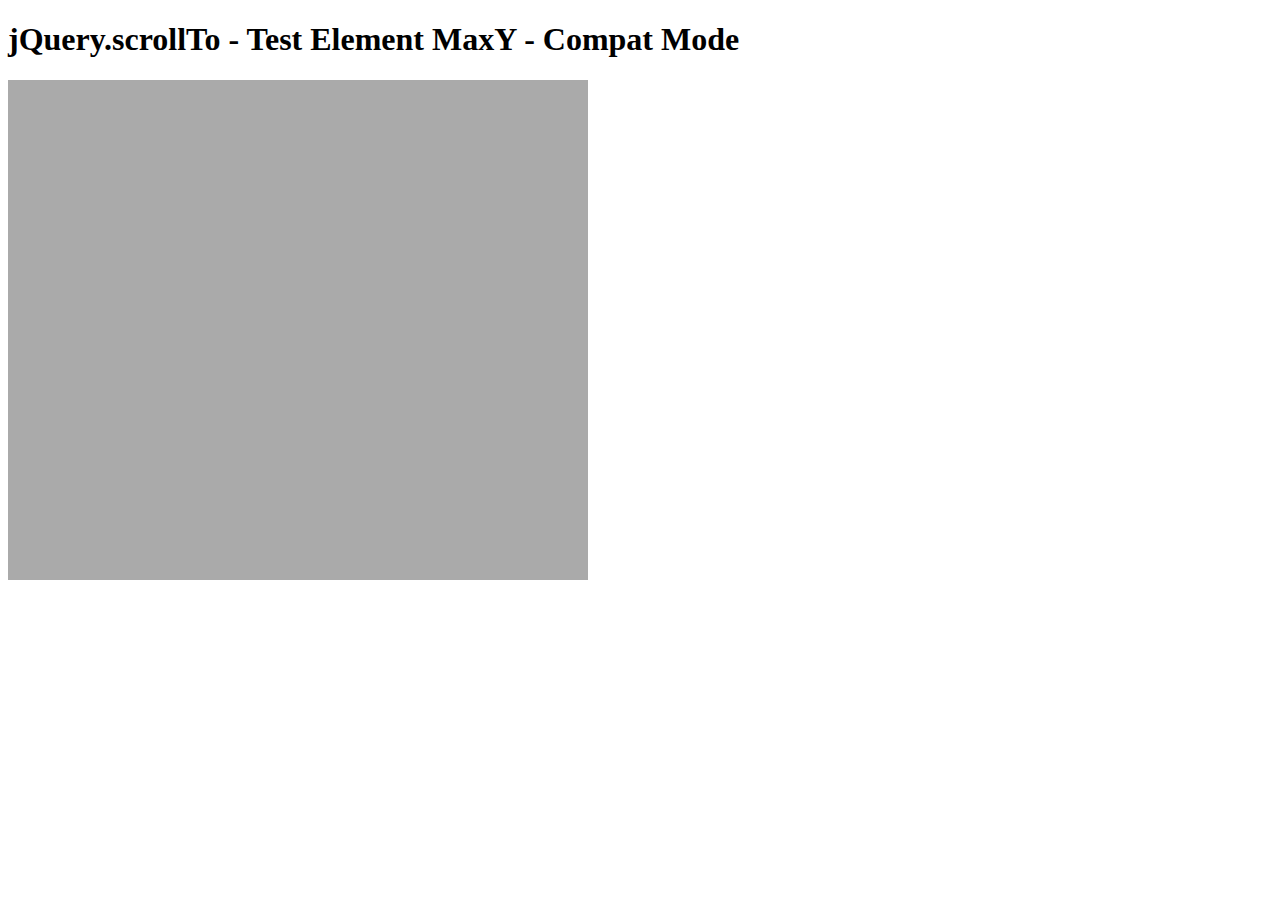
<file: docs/assets/plugins/jquery-scrollTo/tests/ElemMaxY-compat.html>
<!DOCTYPE html PUBLIC "-//W3C//DTD XHTML 1.0 Transitional//EN" "http://www.w3.org/TR/xhtml1/DTD/xhtml1-transitional.dtd">
<html xmlns="http://www.w3.org/1999/xhtml">
<head>
	<meta http-equiv="Content-Type" content="text/html; charset=iso-8859-1" />
	<title>jQuery.scrollTo - Test Element MaxY - Compat Mode</title>
	<script type="text/javascript" src="https://code.jquery.com/jquery-1.11.0.js"></script>
	<script type="text/javascript" src="../jquery.scrollTo.js"></script>
	<script type="text/javascript" src="test.js"></script>
</head>
<body>
	<h1>jQuery.scrollTo - Test Element MaxY - Compat Mode</h1>
	
	<div id="viewport" style="width:600px;height:500px;overflow: auto">
		<div id="ua" style="height:1500px; width:500px; padding:0 40px; background-color:#AAA">
			&nbsp;
		</div>
	</div>
	<script type="text/javascript">
		$('#viewport').test();
	</script>
</html>
</file>
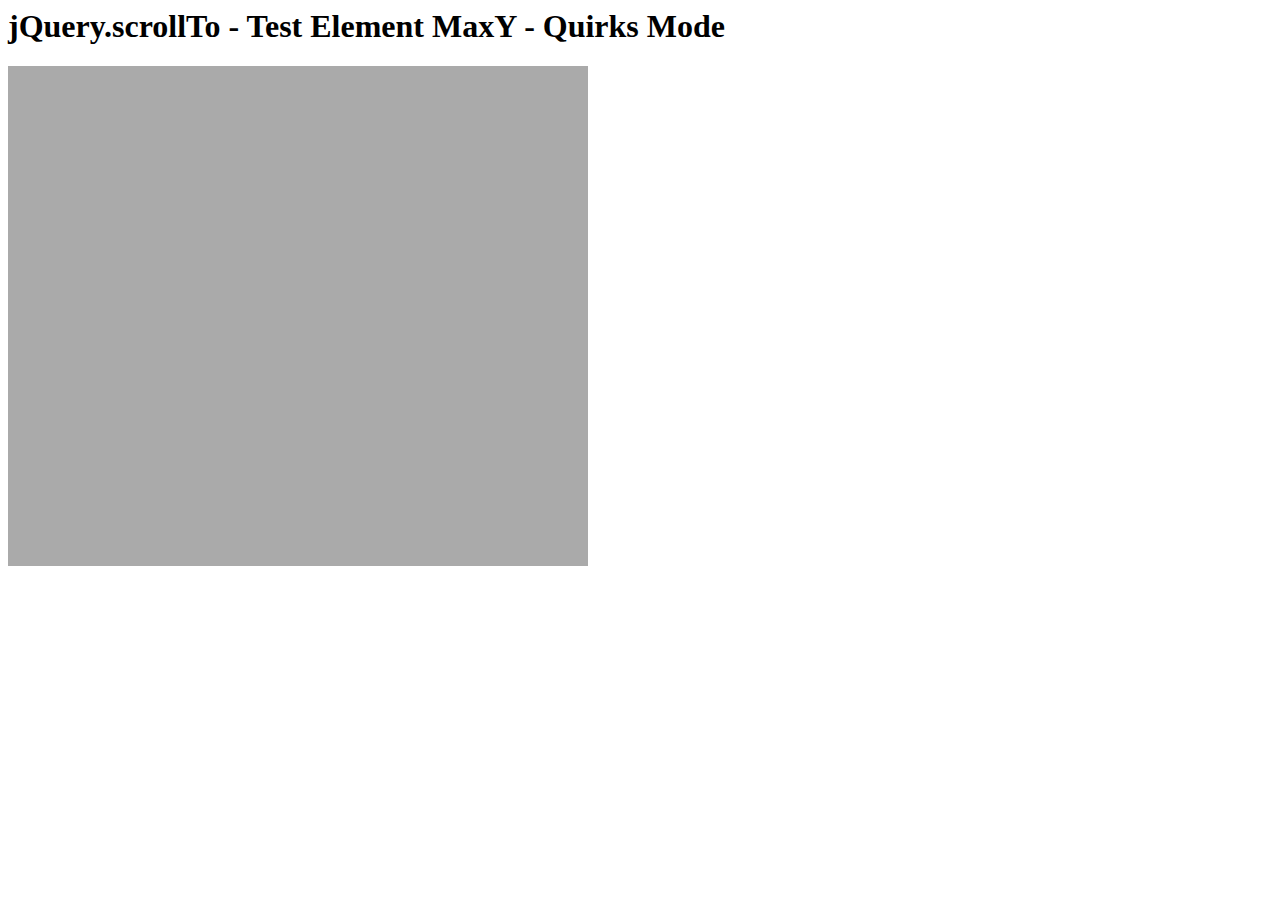
<file: docs/assets/plugins/jquery-scrollTo/tests/ElemMaxY-quirks.html>
<html>
<head>
	<meta http-equiv="Content-Type" content="text/html; charset=iso-8859-1" />
	<title>jQuery.scrollTo - Test Element MaxY - Quirks Mode</title>
	<script type="text/javascript" src="https://code.jquery.com/jquery-1.11.0.js"></script>
	<script type="text/javascript" src="../jquery.scrollTo.js"></script>
	<script type="text/javascript" src="test.js"></script>
</head>
<body>
	<h1>jQuery.scrollTo - Test Element MaxY - Quirks Mode</h1>
	
	<div id="viewport" style="width:600px;height:500px;overflow: auto">
		<div id="ua" style="height:1500px; width:500px; padding:0 40px; background-color:#AAA">
			&nbsp;
		</div>
	</div>
	<script type="text/javascript">
		$('#viewport').test();
	</script>
</html>
</file>
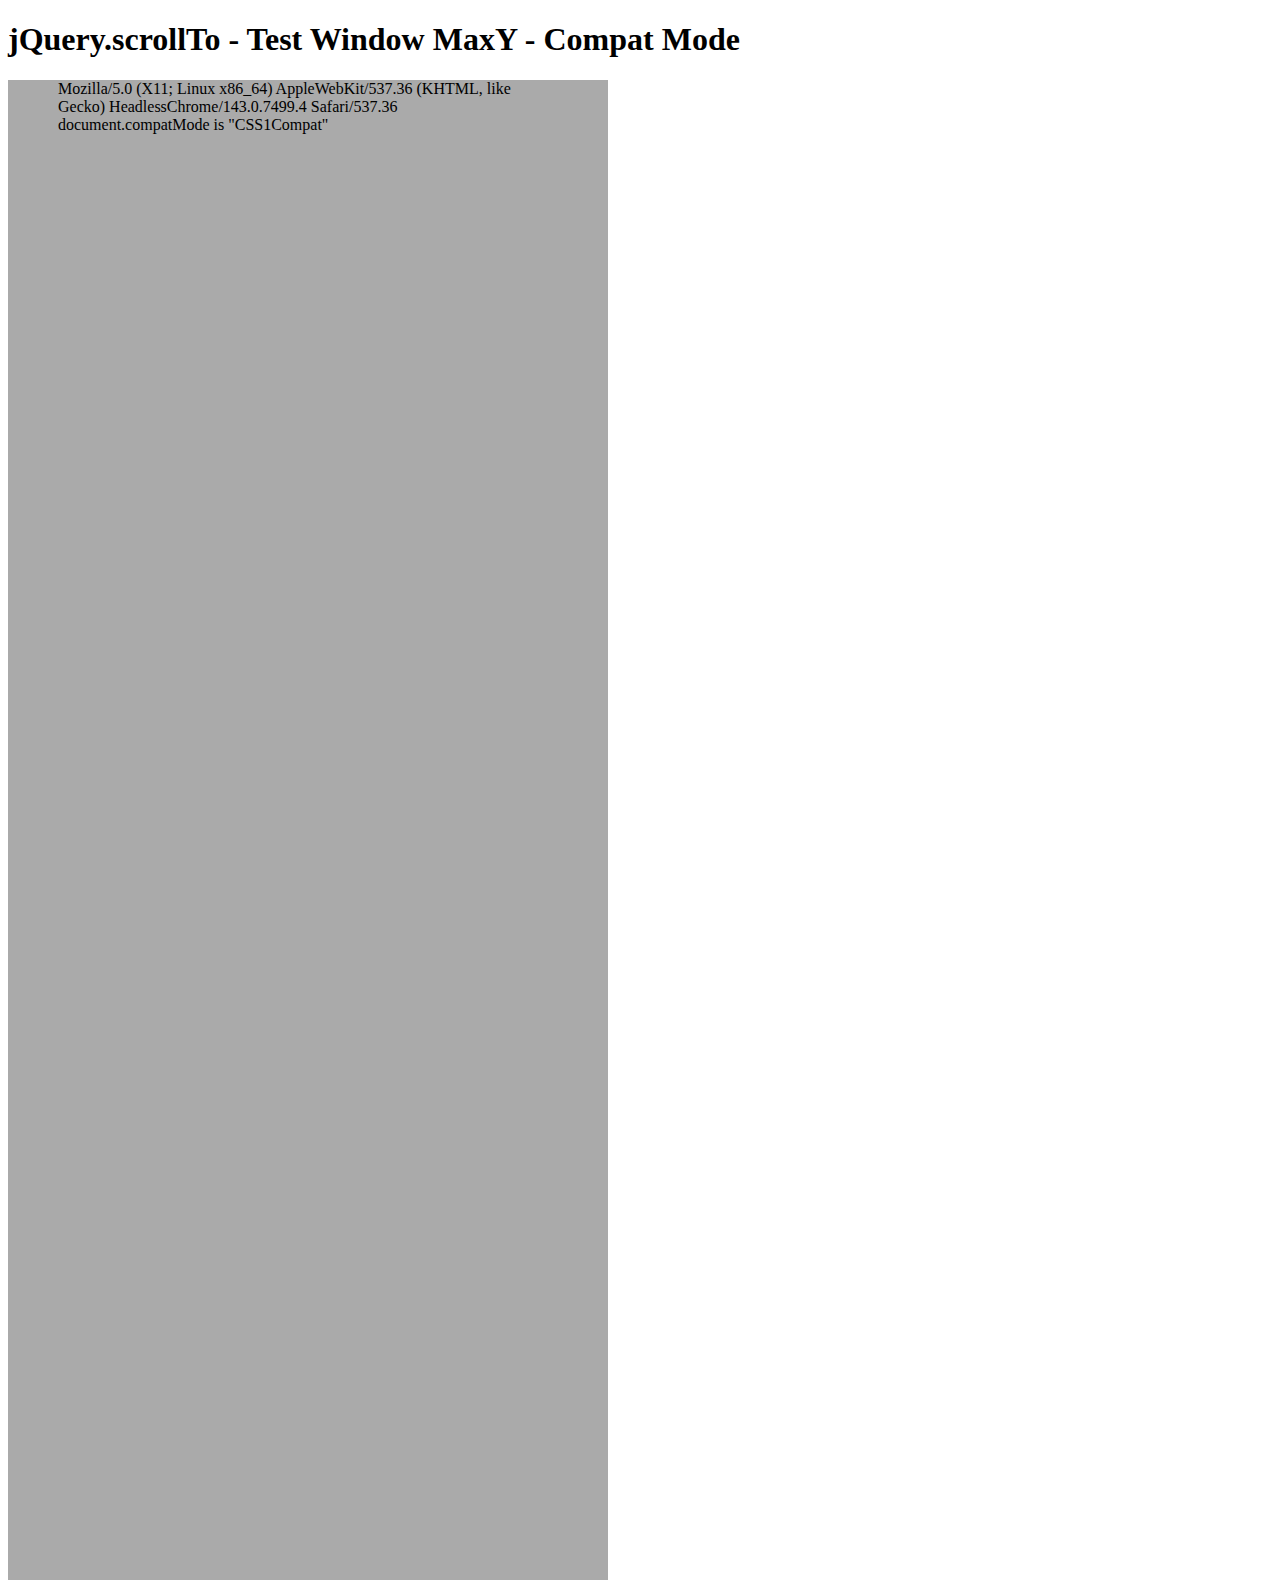
<file: docs/assets/plugins/jquery-scrollTo/tests/WinMaxY-compat.html>
<!DOCTYPE html PUBLIC "-//W3C//DTD XHTML 1.0 Transitional//EN" "http://www.w3.org/TR/xhtml1/DTD/xhtml1-transitional.dtd">
<html xmlns="http://www.w3.org/1999/xhtml">
<head>
	<meta http-equiv="Content-Type" content="text/html; charset=iso-8859-1" />
	<title>jQuery.scrollTo - Test Window MaxY - Compat Mode</title>
	<script type="text/javascript" src="https://code.jquery.com/jquery-1.11.0.js"></script>
	<script type="text/javascript" src="../jquery.scrollTo.js"></script>
	<script type="text/javascript" src="test.js"></script>
</head>
<body>
	<h1>jQuery.scrollTo - Test Window MaxY - Compat Mode</h1>
	
	<div id="ua" style="height:1500px; width:500px; padding:0 50px; background-color:#AAA">
		&nbsp;
	</div>
	<script type="text/javascript">
		$(window).test();
	</script>
</html>
</file>
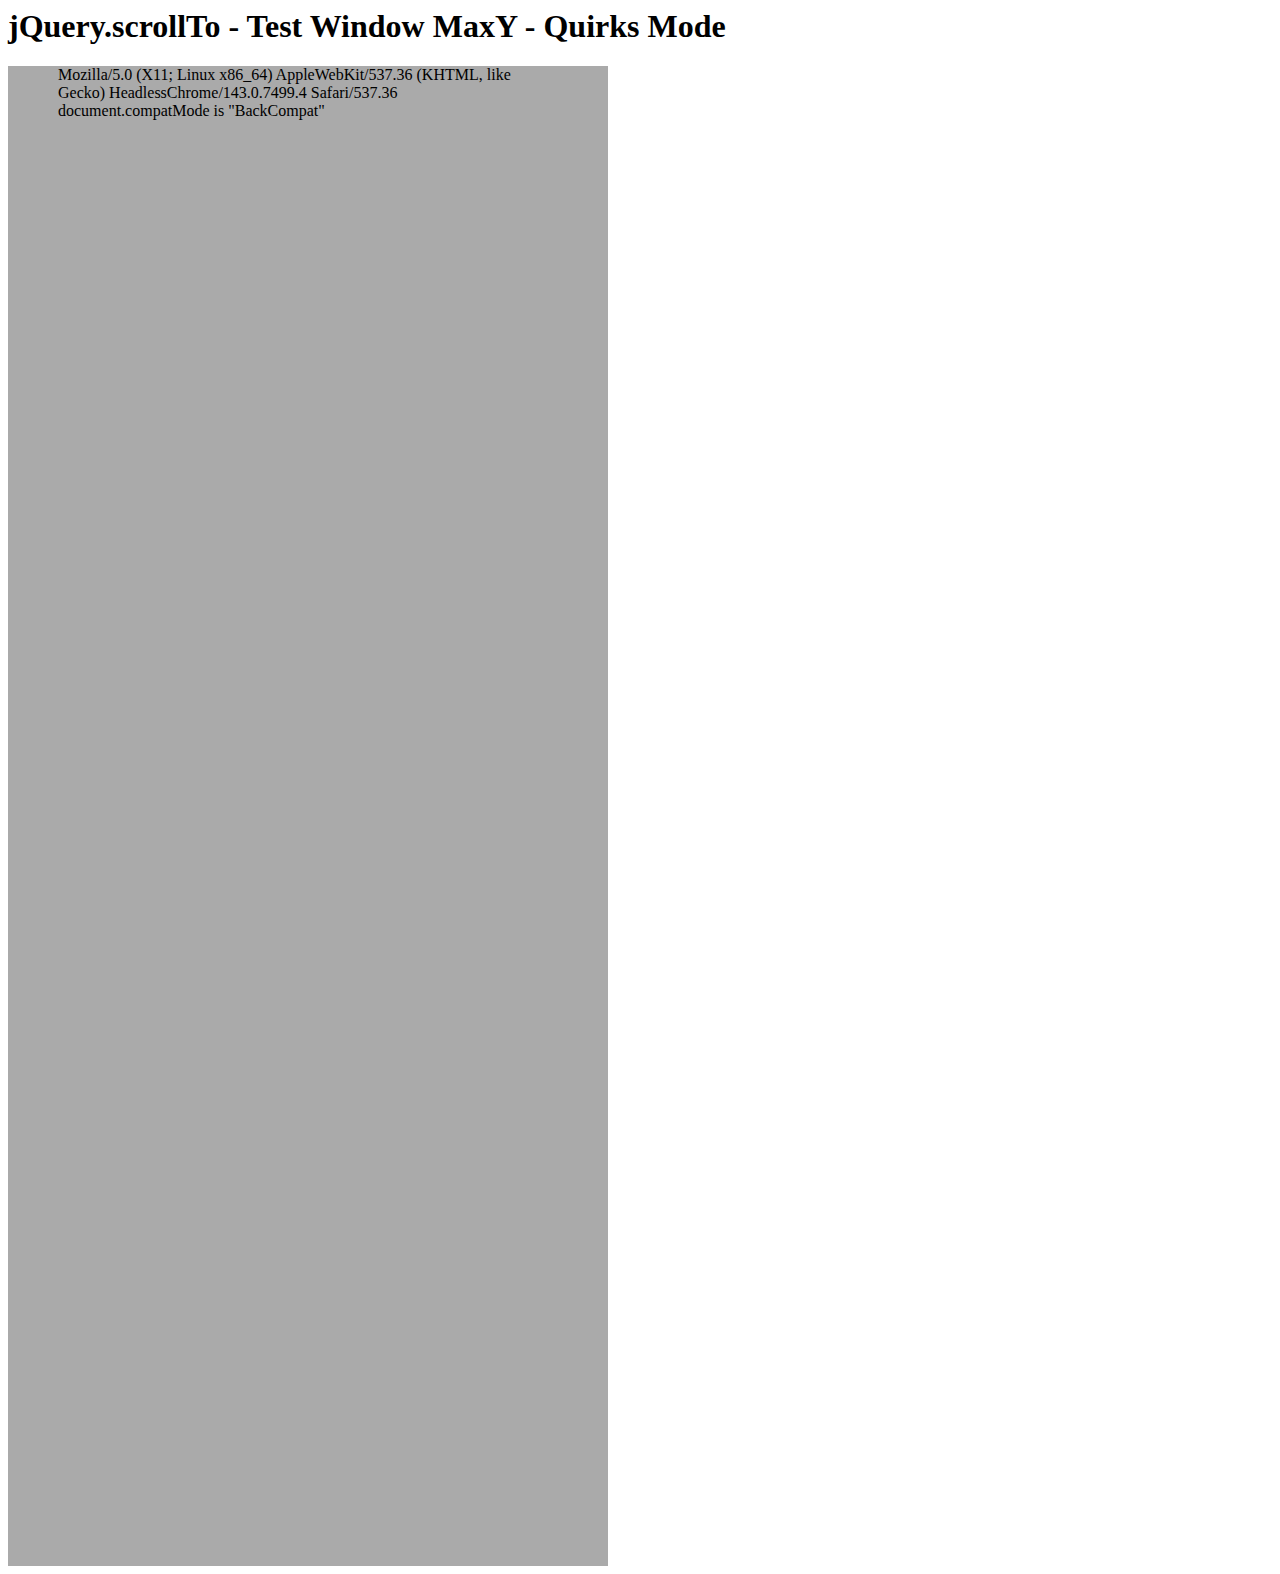
<file: docs/assets/plugins/jquery-scrollTo/tests/WinMaxY-quirks.html>
<html>
<head>
	<meta http-equiv="Content-Type" content="text/html; charset=iso-8859-1" />
	<title>jQuery.scrollTo - Test Window MaxY - Quirks Mode</title>
	<script type="text/javascript" src="https://code.jquery.com/jquery-1.11.0.js"></script>
	<script type="text/javascript" src="../jquery.scrollTo.js"></script>
	<script type="text/javascript" src="test.js"></script>
</head>
<body>
	<h1>jQuery.scrollTo - Test Window MaxY - Quirks Mode</h1>

	<div id="ua" style="height:1500px; width:500px; padding:0 50px; background-color:#AAA">
		&nbsp;
	</div>
	<script type="text/javascript">
		$(window).test();
	</script>
</html>
</file>
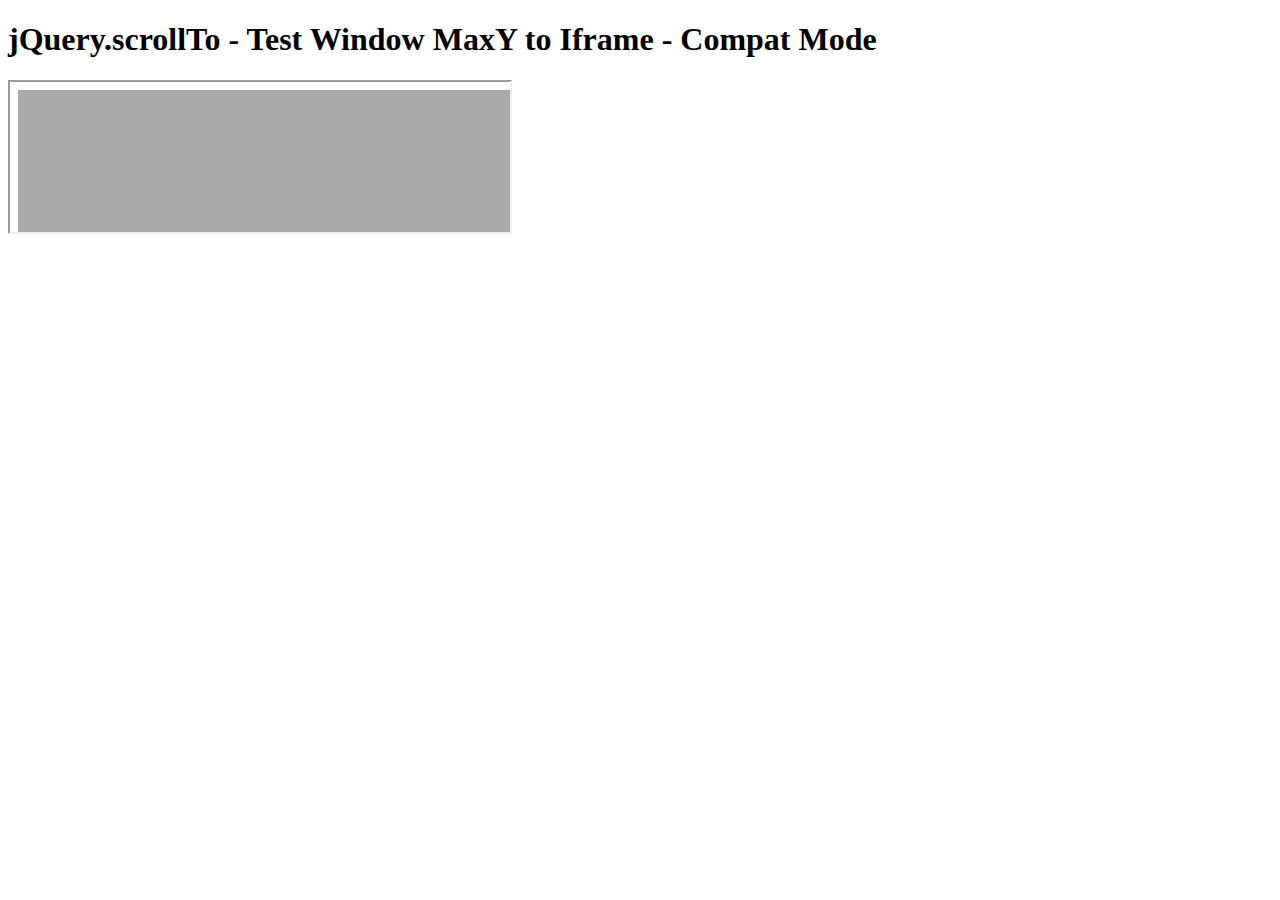
<file: docs/assets/plugins/jquery-scrollTo/tests/WinMaxY-to-iframe-compat.html>
<!DOCTYPE html PUBLIC "-//W3C//DTD XHTML 1.0 Transitional//EN" "http://www.w3.org/TR/xhtml1/DTD/xhtml1-transitional.dtd">
<html xmlns="http://www.w3.org/1999/xhtml">
<head>
	<meta http-equiv="Content-Type" content="text/html; charset=iso-8859-1" />
	<title>jQuery.scrollTo - Test Window MaxY to Iframe - Compat Mode</title>
	<script type="text/javascript" src="https://code.jquery.com/jquery-1.11.0.js"></script>
	<script type="text/javascript" src="../jquery.scrollTo.js"></script>
	<script type="text/javascript" src="test.js"></script>
</head>
<body>
	<h1>jQuery.scrollTo - Test Window MaxY to Iframe - Compat Mode</h1>

	<iframe src="WinMaxY-compat.html?notest"  style="width:500px" /></iframe>
	
	<script type="text/javascript">
		setTimeout(function(){
			$('iframe').test();
		}, 1500 );
	</script>
</html>
</file>
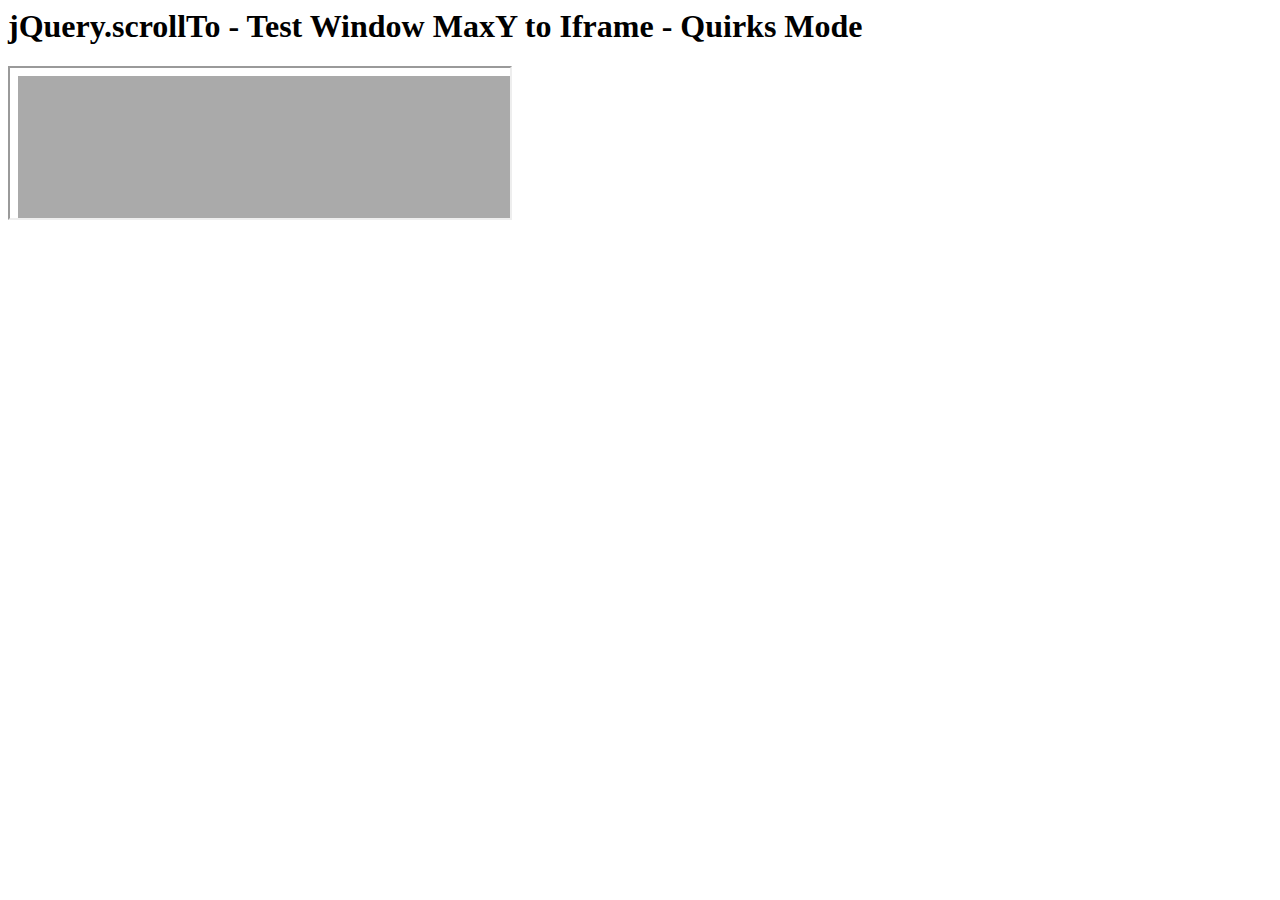
<file: docs/assets/plugins/jquery-scrollTo/tests/WinMaxY-to-iframe-quirks.html>
<html>
<head>
	<meta http-equiv="Content-Type" content="text/html; charset=iso-8859-1" />
	<title>jQuery.scrollTo - Test Window MaxY to Iframe - Quirks Mode</title>
	<script type="text/javascript" src="https://code.jquery.com/jquery-1.11.0.js"></script>
	<script type="text/javascript" src="../jquery.scrollTo.js"></script>
	<script type="text/javascript" src="test.js"></script>
</head>
<body>
	<h1>jQuery.scrollTo - Test Window MaxY to Iframe - Quirks Mode</h1>
	
	<iframe src="WinMaxY-quirks.html?notest" style="width:500px"></iframe>
	
	<script type="text/javascript">
		setTimeout(function(){
			$('iframe').test();
		}, 1500 );
	</script>
</html>
</file>
<file: docs/assets/plugins/prism/prism.css>
/* http://prismjs.com/download.html?themes=prism-okaidia&languages=markup+css+clike+javascript+ruby+git+haml+handlebars+http+php+python+sass+scss+vim+yaml&plugins=line-numbers */
/**
 * okaidia theme for JavaScript, CSS and HTML
 * Loosely based on Monokai textmate theme by http://www.monokai.nl/
 * @author ocodia
 */

code[class*="language-"],
pre[class*="language-"] {
	color: #f8f8f2;
	text-shadow: 0 1px rgba(0, 0, 0, 0.3);
	font-family: Consolas, Monaco, 'Andale Mono', 'Ubuntu Mono', monospace;
	direction: ltr;
	text-align: left;
	white-space: pre;
	word-spacing: normal;
	word-break: normal;
	word-wrap: normal;
	line-height: 1.5;

	-moz-tab-size: 4;
	-o-tab-size: 4;
	tab-size: 4;

	-webkit-hyphens: none;
	-moz-hyphens: none;
	-ms-hyphens: none;
	hyphens: none;
}

/* Code blocks */
pre[class*="language-"] {
	padding: 1em;
	margin: .5em 0;
	overflow: auto;
	border-radius: 0.3em;
}

:not(pre) > code[class*="language-"],
pre[class*="language-"] {
	background: #272822;
}

/* Inline code */
:not(pre) > code[class*="language-"] {
	padding: .1em;
	border-radius: .3em;
	white-space: normal;
}

.token.comment,
.token.prolog,
.token.doctype,
.token.cdata {
	color: slategray;
}

.token.punctuation {
	color: #f8f8f2;
}

.namespace {
	opacity: .7;
}

.token.property,
.token.tag,
.token.constant,
.token.symbol,
.token.deleted {
	color: #f92672;
}

.token.boolean,
.token.number {
	color: #ae81ff;
}

.token.selector,
.token.attr-name,
.token.string,
.token.char,
.token.builtin,
.token.inserted {
	color: #a6e22e;
}

.token.operator,
.token.entity,
.token.url,
.language-css .token.string,
.style .token.string,
.token.variable {
	color: #f8f8f2;
}

.token.atrule,
.token.attr-value,
.token.function {
	color: #e6db74;
}

.token.keyword {
	color: #66d9ef;
}

.token.regex,
.token.important {
	color: #fd971f;
}

.token.important,
.token.bold {
	font-weight: bold;
}
.token.italic {
	font-style: italic;
}

.token.entity {
	cursor: help;
}

pre.line-numbers {
	position: relative;
	padding-left: 3.8em;
	counter-reset: linenumber;
}

pre.line-numbers > code {
	position: relative;
}

.line-numbers .line-numbers-rows {
	position: absolute;
	pointer-events: none;
	top: 0;
	font-size: 100%;
	left: -3.8em;
	width: 3em; /* works for line-numbers below 1000 lines */
	letter-spacing: -1px;
	border-right: 1px solid #999;

	-webkit-user-select: none;
	-moz-user-select: none;
	-ms-user-select: none;
	user-select: none;

}

	.line-numbers-rows > span {
		pointer-events: none;
		display: block;
		counter-increment: linenumber;
	}

		.line-numbers-rows > span:before {
			content: counter(linenumber);
			color: #999;
			display: block;
			padding-right: 0.8em;
			text-align: right;
		}
</file>
<file: docs/assets/plugins/elegant_font/css/style.css>
@font-face {
	font-family: 'ElegantIcons';
	src:url('fonts/ElegantIcons.eot');
	src:url('fonts/ElegantIcons.eot?#iefix') format('embedded-opentype'),
		url('fonts/ElegantIcons.woff') format('woff'),
		url('fonts/ElegantIcons.ttf') format('truetype'),
		url('fonts/ElegantIcons.svg#ElegantIcons') format('svg');
	font-weight: normal;
	font-style: normal;
}

/* Use the following CSS code if you want to use data attributes for inserting your icons */
[data-icon]:before {
	font-family: 'ElegantIcons';
	content: attr(data-icon);
	speak: none;
	font-weight: normal;
	font-variant: normal;
	text-transform: none;
	line-height: 1;
	-webkit-font-smoothing: antialiased;
	-moz-osx-font-smoothing: grayscale;
}

/* Use the following CSS code if you want to have a class per icon */
/*
Instead of a list of all class selectors,
you can use the generic selector below, but it's slower:
[class*="your-class-prefix"] {
*/
.arrow_up, .arrow_down, .arrow_left, .arrow_right, .arrow_left-up, .arrow_right-up, .arrow_right-down, .arrow_left-down, .arrow-up-down, .arrow_up-down_alt, .arrow_left-right_alt, .arrow_left-right, .arrow_expand_alt2, .arrow_expand_alt, .arrow_condense, .arrow_expand, .arrow_move, .arrow_carrot-up, .arrow_carrot-down, .arrow_carrot-left, .arrow_carrot-right, .arrow_carrot-2up, .arrow_carrot-2down, .arrow_carrot-2left, .arrow_carrot-2right, .arrow_carrot-up_alt2, .arrow_carrot-down_alt2, .arrow_carrot-left_alt2, .arrow_carrot-right_alt2, .arrow_carrot-2up_alt2, .arrow_carrot-2down_alt2, .arrow_carrot-2left_alt2, .arrow_carrot-2right_alt2, .arrow_triangle-up, .arrow_triangle-down, .arrow_triangle-left, .arrow_triangle-right, .arrow_triangle-up_alt2, .arrow_triangle-down_alt2, .arrow_triangle-left_alt2, .arrow_triangle-right_alt2, .arrow_back, .icon_minus-06, .icon_plus, .icon_close, .icon_check, .icon_minus_alt2, .icon_plus_alt2, .icon_close_alt2, .icon_check_alt2, .icon_zoom-out_alt, .icon_zoom-in_alt, .icon_search, .icon_box-empty, .icon_box-selected, .icon_minus-box, .icon_plus-box, .icon_box-checked, .icon_circle-empty, .icon_circle-slelected, .icon_stop_alt2, .icon_stop, .icon_pause_alt2, .icon_pause, .icon_menu, .icon_menu-square_alt2, .icon_menu-circle_alt2, .icon_ul, .icon_ol, .icon_adjust-horiz, .icon_adjust-vert, .icon_document_alt, .icon_documents_alt, .icon_pencil, .icon_pencil-edit_alt, .icon_pencil-edit, .icon_folder-alt, .icon_folder-open_alt, .icon_folder-add_alt, .icon_info_alt, .icon_error-oct_alt, .icon_error-circle_alt, .icon_error-triangle_alt, .icon_question_alt2, .icon_question, .icon_comment_alt, .icon_chat_alt, .icon_vol-mute_alt, .icon_volume-low_alt, .icon_volume-high_alt, .icon_quotations, .icon_quotations_alt2, .icon_clock_alt, .icon_lock_alt, .icon_lock-open_alt, .icon_key_alt, .icon_cloud_alt, .icon_cloud-upload_alt, .icon_cloud-download_alt, .icon_image, .icon_images, .icon_lightbulb_alt, .icon_gift_alt, .icon_house_alt, .icon_genius, .icon_mobile, .icon_tablet, .icon_laptop, .icon_desktop, .icon_camera_alt, .icon_mail_alt, .icon_cone_alt, .icon_ribbon_alt, .icon_bag_alt, .icon_creditcard, .icon_cart_alt, .icon_paperclip, .icon_tag_alt, .icon_tags_alt, .icon_trash_alt, .icon_cursor_alt, .icon_mic_alt, .icon_compass_alt, .icon_pin_alt, .icon_pushpin_alt, .icon_map_alt, .icon_drawer_alt, .icon_toolbox_alt, .icon_book_alt, .icon_calendar, .icon_film, .icon_table, .icon_contacts_alt, .icon_headphones, .icon_lifesaver, .icon_piechart, .icon_refresh, .icon_link_alt, .icon_link, .icon_loading, .icon_blocked, .icon_archive_alt, .icon_heart_alt, .icon_star_alt, .icon_star-half_alt, .icon_star, .icon_star-half, .icon_tools, .icon_tool, .icon_cog, .icon_cogs, .arrow_up_alt, .arrow_down_alt, .arrow_left_alt, .arrow_right_alt, .arrow_left-up_alt, .arrow_right-up_alt, .arrow_right-down_alt, .arrow_left-down_alt, .arrow_condense_alt, .arrow_expand_alt3, .arrow_carrot_up_alt, .arrow_carrot-down_alt, .arrow_carrot-left_alt, .arrow_carrot-right_alt, .arrow_carrot-2up_alt, .arrow_carrot-2dwnn_alt, .arrow_carrot-2left_alt, .arrow_carrot-2right_alt, .arrow_triangle-up_alt, .arrow_triangle-down_alt, .arrow_triangle-left_alt, .arrow_triangle-right_alt, .icon_minus_alt, .icon_plus_alt, .icon_close_alt, .icon_check_alt, .icon_zoom-out, .icon_zoom-in, .icon_stop_alt, .icon_menu-square_alt, .icon_menu-circle_alt, .icon_document, .icon_documents, .icon_pencil_alt, .icon_folder, .icon_folder-open, .icon_folder-add, .icon_folder_upload, .icon_folder_download, .icon_info, .icon_error-circle, .icon_error-oct, .icon_error-triangle, .icon_question_alt, .icon_comment, .icon_chat, .icon_vol-mute, .icon_volume-low, .icon_volume-high, .icon_quotations_alt, .icon_clock, .icon_lock, .icon_lock-open, .icon_key, .icon_cloud, .icon_cloud-upload, .icon_cloud-download, .icon_lightbulb, .icon_gift, .icon_house, .icon_camera, .icon_mail, .icon_cone, .icon_ribbon, .icon_bag, .icon_cart, .icon_tag, .icon_tags, .icon_trash, .icon_cursor, .icon_mic, .icon_compass, .icon_pin, .icon_pushpin, .icon_map, .icon_drawer, .icon_toolbox, .icon_book, .icon_contacts, .icon_archive, .icon_heart, .icon_profile, .icon_group, .icon_grid-2x2, .icon_grid-3x3, .icon_music, .icon_pause_alt, .icon_phone, .icon_upload, .icon_download, .social_facebook, .social_twitter, .social_pinterest, .social_googleplus, .social_tumblr, .social_tumbleupon, .social_wordpress, .social_instagram, .social_dribbble, .social_vimeo, .social_linkedin, .social_rss, .social_deviantart, .social_share, .social_myspace, .social_skype, .social_youtube, .social_picassa, .social_googledrive, .social_flickr, .social_blogger, .social_spotify, .social_delicious, .social_facebook_circle, .social_twitter_circle, .social_pinterest_circle, .social_googleplus_circle, .social_tumblr_circle, .social_stumbleupon_circle, .social_wordpress_circle, .social_instagram_circle, .social_dribbble_circle, .social_vimeo_circle, .social_linkedin_circle, .social_rss_circle, .social_deviantart_circle, .social_share_circle, .social_myspace_circle, .social_skype_circle, .social_youtube_circle, .social_picassa_circle, .social_googledrive_alt2, .social_flickr_circle, .social_blogger_circle, .social_spotify_circle, .social_delicious_circle, .social_facebook_square, .social_twitter_square, .social_pinterest_square, .social_googleplus_square, .social_tumblr_square, .social_stumbleupon_square, .social_wordpress_square, .social_instagram_square, .social_dribbble_square, .social_vimeo_square, .social_linkedin_square, .social_rss_square, .social_deviantart_square, .social_share_square, .social_myspace_square, .social_skype_square, .social_youtube_square, .social_picassa_square, .social_googledrive_square, .social_flickr_square, .social_blogger_square, .social_spotify_square, .social_delicious_square, .icon_printer, .icon_calulator, .icon_building, .icon_floppy, .icon_drive, .icon_search-2, .icon_id, .icon_id-2, .icon_puzzle, .icon_like, .icon_dislike, .icon_mug, .icon_currency, .icon_wallet, .icon_pens, .icon_easel, .icon_flowchart, .icon_datareport, .icon_briefcase, .icon_shield, .icon_percent, .icon_globe, .icon_globe-2, .icon_target, .icon_hourglass, .icon_balance, .icon_rook, .icon_printer-alt, .icon_calculator_alt, .icon_building_alt, .icon_floppy_alt, .icon_drive_alt, .icon_search_alt, .icon_id_alt, .icon_id-2_alt, .icon_puzzle_alt, .icon_like_alt, .icon_dislike_alt, .icon_mug_alt, .icon_currency_alt, .icon_wallet_alt, .icon_pens_alt, .icon_easel_alt, .icon_flowchart_alt, .icon_datareport_alt, .icon_briefcase_alt, .icon_shield_alt, .icon_percent_alt, .icon_globe_alt, .icon_clipboard {
	font-family: 'ElegantIcons';
	speak: none;
	font-style: normal;
	font-weight: normal;
	font-variant: normal;
	text-transform: none;
	line-height: 1;
	-webkit-font-smoothing: antialiased;
}
.arrow_up:before {
	content: "\21";
}
.arrow_down:before {
	content: "\22";
}
.arrow_left:before {
	content: "\23";
}
.arrow_right:before {
	content: "\24";
}
.arrow_left-up:before {
	content: "\25";
}
.arrow_right-up:before {
	content: "\26";
}
.arrow_right-down:before {
	content: "\27";
}
.arrow_left-down:before {
	content: "\28";
}
.arrow-up-down:before {
	content: "\29";
}
.arrow_up-down_alt:before {
	content: "\2a";
}
.arrow_left-right_alt:before {
	content: "\2b";
}
.arrow_left-right:before {
	content: "\2c";
}
.arrow_expand_alt2:before {
	content: "\2d";
}
.arrow_expand_alt:before {
	content: "\2e";
}
.arrow_condense:before {
	content: "\2f";
}
.arrow_expand:before {
	content: "\30";
}
.arrow_move:before {
	content: "\31";
}
.arrow_carrot-up:before {
	content: "\32";
}
.arrow_carrot-down:before {
	content: "\33";
}
.arrow_carrot-left:before {
	content: "\34";
}
.arrow_carrot-right:before {
	content: "\35";
}
.arrow_carrot-2up:before {
	content: "\36";
}
.arrow_carrot-2down:before {
	content: "\37";
}
.arrow_carrot-2left:before {
	content: "\38";
}
.arrow_carrot-2right:before {
	content: "\39";
}
.arrow_carrot-up_alt2:before {
	content: "\3a";
}
.arrow_carrot-down_alt2:before {
	content: "\3b";
}
.arrow_carrot-left_alt2:before {
	content: "\3c";
}
.arrow_carrot-right_alt2:before {
	content: "\3d";
}
.arrow_carrot-2up_alt2:before {
	content: "\3e";
}
.arrow_carrot-2down_alt2:before {
	content: "\3f";
}
.arrow_carrot-2left_alt2:before {
	content: "\40";
}
.arrow_carrot-2right_alt2:before {
	content: "\41";
}
.arrow_triangle-up:before {
	content: "\42";
}
.arrow_triangle-down:before {
	content: "\43";
}
.arrow_triangle-left:before {
	content: "\44";
}
.arrow_triangle-right:before {
	content: "\45";
}
.arrow_triangle-up_alt2:before {
	content: "\46";
}
.arrow_triangle-down_alt2:before {
	content: "\47";
}
.arrow_triangle-left_alt2:before {
	content: "\48";
}
.arrow_triangle-right_alt2:before {
	content: "\49";
}
.arrow_back:before {
	content: "\4a";
}
.icon_minus-06:before {
	content: "\4b";
}
.icon_plus:before {
	content: "\4c";
}
.icon_close:before {
	content: "\4d";
}
.icon_check:before {
	content: "\4e";
}
.icon_minus_alt2:before {
	content: "\4f";
}
.icon_plus_alt2:before {
	content: "\50";
}
.icon_close_alt2:before {
	content: "\51";
}
.icon_check_alt2:before {
	content: "\52";
}
.icon_zoom-out_alt:before {
	content: "\53";
}
.icon_zoom-in_alt:before {
	content: "\54";
}
.icon_search:before {
	content: "\55";
}
.icon_box-empty:before {
	content: "\56";
}
.icon_box-selected:before {
	content: "\57";
}
.icon_minus-box:before {
	content: "\58";
}
.icon_plus-box:before {
	content: "\59";
}
.icon_box-checked:before {
	content: "\5a";
}
.icon_circle-empty:before {
	content: "\5b";
}
.icon_circle-slelected:before {
	content: "\5c";
}
.icon_stop_alt2:before {
	content: "\5d";
}
.icon_stop:before {
	content: "\5e";
}
.icon_pause_alt2:before {
	content: "\5f";
}
.icon_pause:before {
	content: "\60";
}
.icon_menu:before {
	content: "\61";
}
.icon_menu-square_alt2:before {
	content: "\62";
}
.icon_menu-circle_alt2:before {
	content: "\63";
}
.icon_ul:before {
	content: "\64";
}
.icon_ol:before {
	content: "\65";
}
.icon_adjust-horiz:before {
	content: "\66";
}
.icon_adjust-vert:before {
	content: "\67";
}
.icon_document_alt:before {
	content: "\68";
}
.icon_documents_alt:before {
	content: "\69";
}
.icon_pencil:before {
	content: "\6a";
}
.icon_pencil-edit_alt:before {
	content: "\6b";
}
.icon_pencil-edit:before {
	content: "\6c";
}
.icon_folder-alt:before {
	content: "\6d";
}
.icon_folder-open_alt:before {
	content: "\6e";
}
.icon_folder-add_alt:before {
	content: "\6f";
}
.icon_info_alt:before {
	content: "\70";
}
.icon_error-oct_alt:before {
	content: "\71";
}
.icon_error-circle_alt:before {
	content: "\72";
}
.icon_error-triangle_alt:before {
	content: "\73";
}
.icon_question_alt2:before {
	content: "\74";
}
.icon_question:before {
	content: "\75";
}
.icon_comment_alt:before {
	content: "\76";
}
.icon_chat_alt:before {
	content: "\77";
}
.icon_vol-mute_alt:before {
	content: "\78";
}
.icon_volume-low_alt:before {
	content: "\79";
}
.icon_volume-high_alt:before {
	content: "\7a";
}
.icon_quotations:before {
	content: "\7b";
}
.icon_quotations_alt2:before {
	content: "\7c";
}
.icon_clock_alt:before {
	content: "\7d";
}
.icon_lock_alt:before {
	content: "\7e";
}
.icon_lock-open_alt:before {
	content: "\e000";
}
.icon_key_alt:before {
	content: "\e001";
}
.icon_cloud_alt:before {
	content: "\e002";
}
.icon_cloud-upload_alt:before {
	content: "\e003";
}
.icon_cloud-download_alt:before {
	content: "\e004";
}
.icon_image:before {
	content: "\e005";
}
.icon_images:before {
	content: "\e006";
}
.icon_lightbulb_alt:before {
	content: "\e007";
}
.icon_gift_alt:before {
	content: "\e008";
}
.icon_house_alt:before {
	content: "\e009";
}
.icon_genius:before {
	content: "\e00a";
}
.icon_mobile:before {
	content: "\e00b";
}
.icon_tablet:before {
	content: "\e00c";
}
.icon_laptop:before {
	content: "\e00d";
}
.icon_desktop:before {
	content: "\e00e";
}
.icon_camera_alt:before {
	content: "\e00f";
}
.icon_mail_alt:before {
	content: "\e010";
}
.icon_cone_alt:before {
	content: "\e011";
}
.icon_ribbon_alt:before {
	content: "\e012";
}
.icon_bag_alt:before {
	content: "\e013";
}
.icon_creditcard:before {
	content: "\e014";
}
.icon_cart_alt:before {
	content: "\e015";
}
.icon_paperclip:before {
	content: "\e016";
}
.icon_tag_alt:before {
	content: "\e017";
}
.icon_tags_alt:before {
	content: "\e018";
}
.icon_trash_alt:before {
	content: "\e019";
}
.icon_cursor_alt:before {
	content: "\e01a";
}
.icon_mic_alt:before {
	content: "\e01b";
}
.icon_compass_alt:before {
	content: "\e01c";
}
.icon_pin_alt:before {
	content: "\e01d";
}
.icon_pushpin_alt:before {
	content: "\e01e";
}
.icon_map_alt:before {
	content: "\e01f";
}
.icon_drawer_alt:before {
	content: "\e020";
}
.icon_toolbox_alt:before {
	content: "\e021";
}
.icon_book_alt:before {
	content: "\e022";
}
.icon_calendar:before {
	content: "\e023";
}
.icon_film:before {
	content: "\e024";
}
.icon_table:before {
	content: "\e025";
}
.icon_contacts_alt:before {
	content: "\e026";
}
.icon_headphones:before {
	content: "\e027";
}
.icon_lifesaver:before {
	content: "\e028";
}
.icon_piechart:before {
	content: "\e029";
}
.icon_refresh:before {
	content: "\e02a";
}
.icon_link_alt:before {
	content: "\e02b";
}
.icon_link:before {
	content: "\e02c";
}
.icon_loading:before {
	content: "\e02d";
}
.icon_blocked:before {
	content: "\e02e";
}
.icon_archive_alt:before {
	content: "\e02f";
}
.icon_heart_alt:before {
	content: "\e030";
}
.icon_star_alt:before {
	content: "\e031";
}
.icon_star-half_alt:before {
	content: "\e032";
}
.icon_star:before {
	content: "\e033";
}
.icon_star-half:before {
	content: "\e034";
}
.icon_tools:before {
	content: "\e035";
}
.icon_tool:before {
	content: "\e036";
}
.icon_cog:before {
	content: "\e037";
}
.icon_cogs:before {
	content: "\e038";
}
.arrow_up_alt:before {
	content: "\e039";
}
.arrow_down_alt:before {
	content: "\e03a";
}
.arrow_left_alt:before {
	content: "\e03b";
}
.arrow_right_alt:before {
	content: "\e03c";
}
.arrow_left-up_alt:before {
	content: "\e03d";
}
.arrow_right-up_alt:before {
	content: "\e03e";
}
.arrow_right-down_alt:before {
	content: "\e03f";
}
.arrow_left-down_alt:before {
	content: "\e040";
}
.arrow_condense_alt:before {
	content: "\e041";
}
.arrow_expand_alt3:before {
	content: "\e042";
}
.arrow_carrot_up_alt:before {
	content: "\e043";
}
.arrow_carrot-down_alt:before {
	content: "\e044";
}
.arrow_carrot-left_alt:before {
	content: "\e045";
}
.arrow_carrot-right_alt:before {
	content: "\e046";
}
.arrow_carrot-2up_alt:before {
	content: "\e047";
}
.arrow_carrot-2dwnn_alt:before {
	content: "\e048";
}
.arrow_carrot-2left_alt:before {
	content: "\e049";
}
.arrow_carrot-2right_alt:before {
	content: "\e04a";
}
.arrow_triangle-up_alt:before {
	content: "\e04b";
}
.arrow_triangle-down_alt:before {
	content: "\e04c";
}
.arrow_triangle-left_alt:before {
	content: "\e04d";
}
.arrow_triangle-right_alt:before {
	content: "\e04e";
}
.icon_minus_alt:before {
	content: "\e04f";
}
.icon_plus_alt:before {
	content: "\e050";
}
.icon_close_alt:before {
	content: "\e051";
}
.icon_check_alt:before {
	content: "\e052";
}
.icon_zoom-out:before {
	content: "\e053";
}
.icon_zoom-in:before {
	content: "\e054";
}
.icon_stop_alt:before {
	content: "\e055";
}
.icon_menu-square_alt:before {
	content: "\e056";
}
.icon_menu-circle_alt:before {
	content: "\e057";
}
.icon_document:before {
	content: "\e058";
}
.icon_documents:before {
	content: "\e059";
}
.icon_pencil_alt:before {
	content: "\e05a";
}
.icon_folder:before {
	content: "\e05b";
}
.icon_folder-open:before {
	content: "\e05c";
}
.icon_folder-add:before {
	content: "\e05d";
}
.icon_folder_upload:before {
	content: "\e05e";
}
.icon_folder_download:before {
	content: "\e05f";
}
.icon_info:before {
	content: "\e060";
}
.icon_error-circle:before {
	content: "\e061";
}
.icon_error-oct:before {
	content: "\e062";
}
.icon_error-triangle:before {
	content: "\e063";
}
.icon_question_alt:before {
	content: "\e064";
}
.icon_comment:before {
	content: "\e065";
}
.icon_chat:before {
	content: "\e066";
}
.icon_vol-mute:before {
	content: "\e067";
}
.icon_volume-low:before {
	content: "\e068";
}
.icon_volume-high:before {
	content: "\e069";
}
.icon_quotations_alt:before {
	content: "\e06a";
}
.icon_clock:before {
	content: "\e06b";
}
.icon_lock:before {
	content: "\e06c";
}
.icon_lock-open:before {
	content: "\e06d";
}
.icon_key:before {
	content: "\e06e";
}
.icon_cloud:before {
	content: "\e06f";
}
.icon_cloud-upload:before {
	content: "\e070";
}
.icon_cloud-download:before {
	content: "\e071";
}
.icon_lightbulb:before {
	content: "\e072";
}
.icon_gift:before {
	content: "\e073";
}
.icon_house:before {
	content: "\e074";
}
.icon_camera:before {
	content: "\e075";
}
.icon_mail:before {
	content: "\e076";
}
.icon_cone:before {
	content: "\e077";
}
.icon_ribbon:before {
	content: "\e078";
}
.icon_bag:before {
	content: "\e079";
}
.icon_cart:before {
	content: "\e07a";
}
.icon_tag:before {
	content: "\e07b";
}
.icon_tags:before {
	content: "\e07c";
}
.icon_trash:before {
	content: "\e07d";
}
.icon_cursor:before {
	content: "\e07e";
}
.icon_mic:before {
	content: "\e07f";
}
.icon_compass:before {
	content: "\e080";
}
.icon_pin:before {
	content: "\e081";
}
.icon_pushpin:before {
	content: "\e082";
}
.icon_map:before {
	content: "\e083";
}
.icon_drawer:before {
	content: "\e084";
}
.icon_toolbox:before {
	content: "\e085";
}
.icon_book:before {
	content: "\e086";
}
.icon_contacts:before {
	content: "\e087";
}
.icon_archive:before {
	content: "\e088";
}
.icon_heart:before {
	content: "\e089";
}
.icon_profile:before {
	content: "\e08a";
}
.icon_group:before {
	content: "\e08b";
}
.icon_grid-2x2:before {
	content: "\e08c";
}
.icon_grid-3x3:before {
	content: "\e08d";
}
.icon_music:before {
	content: "\e08e";
}
.icon_pause_alt:before {
	content: "\e08f";
}
.icon_phone:before {
	content: "\e090";
}
.icon_upload:before {
	content: "\e091";
}
.icon_download:before {
	content: "\e092";
}
.social_facebook:before {
	content: "\e093";
}
.social_twitter:before {
	content: "\e094";
}
.social_pinterest:before {
	content: "\e095";
}
.social_googleplus:before {
	content: "\e096";
}
.social_tumblr:before {
	content: "\e097";
}
.social_tumbleupon:before {
	content: "\e098";
}
.social_wordpress:before {
	content: "\e099";
}
.social_instagram:before {
	content: "\e09a";
}
.social_dribbble:before {
	content: "\e09b";
}
.social_vimeo:before {
	content: "\e09c";
}
.social_linkedin:before {
	content: "\e09d";
}
.social_rss:before {
	content: "\e09e";
}
.social_deviantart:before {
	content: "\e09f";
}
.social_share:before {
	content: "\e0a0";
}
.social_myspace:before {
	content: "\e0a1";
}
.social_skype:before {
	content: "\e0a2";
}
.social_youtube:before {
	content: "\e0a3";
}
.social_picassa:before {
	content: "\e0a4";
}
.social_googledrive:before {
	content: "\e0a5";
}
.social_flickr:before {
	content: "\e0a6";
}
.social_blogger:before {
	content: "\e0a7";
}
.social_spotify:before {
	content: "\e0a8";
}
.social_delicious:before {
	content: "\e0a9";
}
.social_facebook_circle:before {
	content: "\e0aa";
}
.social_twitter_circle:before {
	content: "\e0ab";
}
.social_pinterest_circle:before {
	content: "\e0ac";
}
.social_googleplus_circle:before {
	content: "\e0ad";
}
.social_tumblr_circle:before {
	content: "\e0ae";
}
.social_stumbleupon_circle:before {
	content: "\e0af";
}
.social_wordpress_circle:before {
	content: "\e0b0";
}
.social_instagram_circle:before {
	content: "\e0b1";
}
.social_dribbble_circle:before {
	content: "\e0b2";
}
.social_vimeo_circle:before {
	content: "\e0b3";
}
.social_linkedin_circle:before {
	content: "\e0b4";
}
.social_rss_circle:before {
	content: "\e0b5";
}
.social_deviantart_circle:before {
	content: "\e0b6";
}
.social_share_circle:before {
	content: "\e0b7";
}
.social_myspace_circle:before {
	content: "\e0b8";
}
.social_skype_circle:before {
	content: "\e0b9";
}
.social_youtube_circle:before {
	content: "\e0ba";
}
.social_picassa_circle:before {
	content: "\e0bb";
}
.social_googledrive_alt2:before {
	content: "\e0bc";
}
.social_flickr_circle:before {
	content: "\e0bd";
}
.social_blogger_circle:before {
	content: "\e0be";
}
.social_spotify_circle:before {
	content: "\e0bf";
}
.social_delicious_circle:before {
	content: "\e0c0";
}
.social_facebook_square:before {
	content: "\e0c1";
}
.social_twitter_square:before {
	content: "\e0c2";
}
.social_pinterest_square:before {
	content: "\e0c3";
}
.social_googleplus_square:before {
	content: "\e0c4";
}
.social_tumblr_square:before {
	content: "\e0c5";
}
.social_stumbleupon_square:before {
	content: "\e0c6";
}
.social_wordpress_square:before {
	content: "\e0c7";
}
.social_instagram_square:before {
	content: "\e0c8";
}
.social_dribbble_square:before {
	content: "\e0c9";
}
.social_vimeo_square:before {
	content: "\e0ca";
}
.social_linkedin_square:before {
	content: "\e0cb";
}
.social_rss_square:before {
	content: "\e0cc";
}
.social_deviantart_square:before {
	content: "\e0cd";
}
.social_share_square:before {
	content: "\e0ce";
}
.social_myspace_square:before {
	content: "\e0cf";
}
.social_skype_square:before {
	content: "\e0d0";
}
.social_youtube_square:before {
	content: "\e0d1";
}
.social_picassa_square:before {
	content: "\e0d2";
}
.social_googledrive_square:before {
	content: "\e0d3";
}
.social_flickr_square:before {
	content: "\e0d4";
}
.social_blogger_square:before {
	content: "\e0d5";
}
.social_spotify_square:before {
	content: "\e0d6";
}
.social_delicious_square:before {
	content: "\e0d7";
}
.icon_printer:before {
	content: "\e103";
}
.icon_calulator:before {
	content: "\e0ee";
}
.icon_building:before {
	content: "\e0ef";
}
.icon_floppy:before {
	content: "\e0e8";
}
.icon_drive:before {
	content: "\e0ea";
}
.icon_search-2:before {
	content: "\e101";
}
.icon_id:before {
	content: "\e107";
}
.icon_id-2:before {
	content: "\e108";
}
.icon_puzzle:before {
	content: "\e102";
}
.icon_like:before {
	content: "\e106";
}
.icon_dislike:before {
	content: "\e0eb";
}
.icon_mug:before {
	content: "\e105";
}
.icon_currency:before {
	content: "\e0ed";
}
.icon_wallet:before {
	content: "\e100";
}
.icon_pens:before {
	content: "\e104";
}
.icon_easel:before {
	content: "\e0e9";
}
.icon_flowchart:before {
	content: "\e109";
}
.icon_datareport:before {
	content: "\e0ec";
}
.icon_briefcase:before {
	content: "\e0fe";
}
.icon_shield:before {
	content: "\e0f6";
}
.icon_percent:before {
	content: "\e0fb";
}
.icon_globe:before {
	content: "\e0e2";
}
.icon_globe-2:before {
	content: "\e0e3";
}
.icon_target:before {
	content: "\e0f5";
}
.icon_hourglass:before {
	content: "\e0e1";
}
.icon_balance:before {
	content: "\e0ff";
}
.icon_rook:before {
	content: "\e0f8";
}
.icon_printer-alt:before {
	content: "\e0fa";
}
.icon_calculator_alt:before {
	content: "\e0e7";
}
.icon_building_alt:before {
	content: "\e0fd";
}
.icon_floppy_alt:before {
	content: "\e0e4";
}
.icon_drive_alt:before {
	content: "\e0e5";
}
.icon_search_alt:before {
	content: "\e0f7";
}
.icon_id_alt:before {
	content: "\e0e0";
}
.icon_id-2_alt:before {
	content: "\e0fc";
}
.icon_puzzle_alt:before {
	content: "\e0f9";
}
.icon_like_alt:before {
	content: "\e0dd";
}
.icon_dislike_alt:before {
	content: "\e0f1";
}
.icon_mug_alt:before {
	content: "\e0dc";
}
.icon_currency_alt:before {
	content: "\e0f3";
}
.icon_wallet_alt:before {
	content: "\e0d8";
}
.icon_pens_alt:before {
	content: "\e0db";
}
.icon_easel_alt:before {
	content: "\e0f0";
}
.icon_flowchart_alt:before {
	content: "\e0df";
}
.icon_datareport_alt:before {
	content: "\e0f2";
}
.icon_briefcase_alt:before {
	content: "\e0f4";
}
.icon_shield_alt:before {
	content: "\e0d9";
}
.icon_percent_alt:before {
	content: "\e0da";
}
.icon_globe_alt:before {
	content: "\e0de";
}
.icon_clipboard:before {
	content: "\e0e6";
}


	.glyph {
		float: left;
		text-align: center;
		padding: .75em;
		margin: .4em 1.5em .75em 0;
		width: 6em;
text-shadow: none;
	}
        .glyph_big {
        font-size: 128px;
        color: #59c5dc;
        float: left;
        margin-right: 20px;
        }

        .glyph div { padding-bottom: 10px;}

	.glyph input {
		font-family: consolas, monospace;
		font-size: 12px;
		width: 100%;
		text-align: center;
		border: 0;
		box-shadow: 0 0 0 1px #ccc;
		padding: .2em;
                -moz-border-radius: 5px;
                -webkit-border-radius: 5px;
	}
	.centered {
		margin-left: auto;
		margin-right: auto;
	}
	.glyph .fs1 {
		font-size: 2em;
	}
</file>
<file: docs/assets/css/styles.css>
/*   
 * Template Name: PrettyDocs - Bootstrap 4 Template for documentations
 * Version: 2.2
 * Author: Xiaoying Riley
 * Copyright: 3rd Wave Media
 * Twitter: @3rdwave_themes
 * License: Creative Commons Attribution 3.0 License
 * Website: http://themes.3rdwavemedia.com/
*/
/* ======= Base ======= */
body {
  font-family: 'Open Sans', arial, sans-serif;
  color: #494d55;
  font-size: 14px;
  -webkit-font-smoothing: antialiased;
  -moz-osx-font-smoothing: grayscale;
}

html, body {
  height: 100%;
}

.page-wrapper {
  min-height: 100%;
  /* equal to footer height */
  margin-bottom: -50px;
}

.page-wrapper:after {
  content: "";
  display: block;
  height: 50px;
}

.footer {
  height: 50px;
}

p {
  line-height: 1.5;
}

a {
  color: #3aa7aa;
  -webkit-transition: all 0.4s ease-in-out;
  -moz-transition: all 0.4s ease-in-out;
  -ms-transition: all 0.4s ease-in-out;
  -o-transition: all 0.4s ease-in-out;
}

a:hover {
  text-decoration: underline;
  color: #339597;
}

a:focus {
  text-decoration: none;
}

code {
  background: #222;
  color: #fff;
  font-size: 14px;
  font-weight: bold;
  font-family: Consolas, Monaco, 'Andale Mono', 'Ubuntu Mono', monospace;
  padding: 2px 8px;
  padding-top: 4px;
  display: inline-block;
}

.btn, a.btn {
  -webkit-transition: all 0.4s ease-in-out;
  -moz-transition: all 0.4s ease-in-out;
  -ms-transition: all 0.4s ease-in-out;
  -o-transition: all 0.4s ease-in-out;
  font-weight: 600;
  font-size: 14px;
  line-height: 1.5;
}

.btn .svg-inline--fa, a.btn .svg-inline--fa {
  margin-right: 5px;
  position: relative;
  top: -1px;
}

.btn:focus, a.btn:focus {
  -webkit-box-shadow: none;
  -moz-box-shadow: none;
  box-shadow: none;
}

.btn-primary, a.btn-primary {
  background: #40babd;
  border: 1px solid #40babd;
  color: #fff !important;
}

.btn-primary:hover, .btn-primary:focus, .btn-primary:active, .btn-primary.active, .btn-primary.hover, .btn-primary:not(:disabled):not(.disabled):active:focus, a.btn-primary:hover, a.btn-primary:focus, a.btn-primary:active, a.btn-primary.active, a.btn-primary.hover, a.btn-primary:not(:disabled):not(.disabled):active:focus {
  background: #3aa7aa;
  color: #fff !important;
  border: 1px solid #3aa7aa;
  -webkit-box-shadow: none;
  -moz-box-shadow: none;
  box-shadow: none;
}

.btn-green, a.btn-green {
  background: #11b3e8;
  border: 1px solid #11b3e8;
  color: #fff !important;
}

.btn-green:hover, .btn-green:focus, .btn-green:active, .btn-green.active, .btn-green.hover, a.btn-green:hover, a.btn-green:focus, a.btn-green:active, a.btn-green.active, a.btn-green.hover {
  background: #11b3e8;
  color: #fff !important;
  border: 1px solid #54c3ff;
}

.body-green .btn-green, .body-green a.btn-green {
  color: #fff !important;
}

.body-green .btn-green:hover, .body-green .btn-green:focus, .body-green .btn-green:active, .body-green .btn-green.active, .body-green .btn-green.hover, .body-green a.btn-green:hover, .body-green a.btn-green:focus, .body-green a.btn-green:active, .body-green a.btn-green.active, .body-green a.btn-green.hover {
  color: #fff !important;
}

.btn-blue, a.btn-blue {
  background: #58bbee;
  border: 1px solid #58bbee;
  color: #fff !important;
}

.btn-blue:hover, .btn-blue:focus, .btn-blue:active, .btn-blue.active, .btn-blue.hover, a.btn-blue:hover, a.btn-blue:focus, a.btn-blue:active, a.btn-blue.active, a.btn-blue.hover {
  background: #41b2ec;
  color: #fff !important;
  border: 1px solid #41b2ec;
}

.btn-orange, a.btn-orange {
  background: #F88C30;
  border: 1px solid #F88C30;
  color: #fff !important;
}

.btn-orange:hover, .btn-orange:focus, .btn-orange:active, .btn-orange.active, .btn-orange.hover, a.btn-orange:hover, a.btn-orange:focus, a.btn-orange:active, a.btn-orange.active, a.btn-orange.hover {
  background: #f77e17;
  color: #fff !important;
  border: 1px solid #f77e17;
}

.btn-red, a.btn-red {
  background: #54c3ff;
  border: 1px solid #54c3ff;
  color: #fff !important;
}

.btn-red:hover, .btn-red:focus, .btn-red:active, .btn-red.active, .btn-red.hover, a.btn-red:hover, a.btn-red:focus, a.btn-red:active, a.btn-red.active, a.btn-red.hover {
  background: #f66553;
  color: #fff !important;
  border: 1px solid #f66553;
}

.btn-pink, a.btn-pink {
  background: #EA5395;
  border: 1px solid #EA5395;
  color: #fff !important;
}

.btn-pink:hover, .btn-pink:focus, .btn-pink:active, .btn-pink.active, .btn-pink.hover, a.btn-pink:hover, a.btn-pink:focus, a.btn-pink:active, a.btn-pink.active, a.btn-pink.hover {
  background: #e73c87;
  color: #fff !important;
  border: 1px solid #e73c87;
}

.btn-purple, a.btn-purple {
  background: #8A40A7;
  border: 1px solid #8A40A7;
  color: #fff !important;
}

.btn-purple:hover, .btn-purple:focus, .btn-purple:active, .btn-purple.active, .btn-purple.hover, a.btn-purple:hover, a.btn-purple:focus, a.btn-purple:active, a.btn-purple.active, a.btn-purple.hover {
  background: #7b3995;
  color: #fff !important;
  border: 1px solid #7b3995;
}

.btn-cta {
  padding: 7px 15px;
}

.search-btn {
  height: 40px;
}

.search-btn .svg-inline--fa {
  top: 0;
  margin-right: 0;
}

.form-control {
  -webkit-box-shadow: none;
  -moz-box-shadow: none;
  box-shadow: none;
  height: 40px;
  border-color: #f0f0f0;
}

.form-control::-webkit-input-placeholder {
  /* WebKit browsers */
  color: #afb3bb;
}

.form-control:-moz-placeholder {
  /* Mozilla Firefox 4 to 18 */
  color: #afb3bb;
}

.form-control::-moz-placeholder {
  /* Mozilla Firefox 19+ */
  color: #afb3bb;
}

.form-control:-ms-input-placeholder {
  /* Internet Explorer 10+ */
  color: #afb3bb;
}

.form-control:focus {
  border-color: #e3e3e3;
  -webkit-box-shadow: none;
  -moz-box-shadow: none;
  box-shadow: none;
}

input[type="text"],
input[type="email"],
input[type="password"],
input[type="submit"],
input[type="button"],
textarea,
select {
  appearance: none;
  /* for mobile safari */
  -webkit-appearance: none;
}

/* ====== Header ====== */
.header {
  background: #f9f9fb;
  color: rgba(255, 255, 255, 0.85);
  border-top: 5px solid #40babd;
  padding: 30px 0;
}

.header a {
  color: #fff;
}

.header .container {
  position: relative;
}

.branding {
  text-transform: uppercase;
  margin-bottom: 10px;
}

.branding .logo {
  font-size: 28px;
  margin-top: 0;
  margin-bottom: 0;
}

.branding .logo a {
  text-decoration: none;
}

.branding .text-highlight {
  color: #40babd;
}

.body-green .branding .text-highlight {
  color: #494d55;
}

.body-blue .branding .text-highlight {
  color: #58bbee;
}

.body-orange .branding .text-highlight {
  color: #F88C30;
}

.body-red .branding .text-highlight {
  color: #11b3e8;
}

.body-pink .branding .text-highlight {
  color: #EA5395;
}

.body-purple .branding .text-highlight {
  color: #8A40A7;
}

.branding .text-bold {
  font-weight: 800;
  color: #11b3e8;
}

.branding .icon {
  font-size: 24px;
  color: #40babd;
}

.body-green .branding .icon {
  color: #f55b47;
}

.body-blue .branding .icon {
  color: #58bbee;
}

.body-orange .branding .icon {
  color: #F88C30;
}

.body-red .branding .icon {
  color: #54c3ff;
}

.body-pink .branding .icon {
  color: #EA5395;
}

.body-purple .branding .icon {
  color: #8A40A7;
}

.breadcrumb {
  background: none;
  margin-bottom: 0;
  padding: 0;
}

.breadcrumb li {
  color: rgba(255, 255, 255, 0.5);
}

.breadcrumb li.active {
  color: rgba(255, 255, 255, 0.5);
}

.breadcrumb li a {
  color: rgba(255, 255, 255, 0.5);
}

.breadcrumb li a:hover {
  color: #fff;
}

.breadcrumb > li + li:before {
  color: rgba(0, 0, 0, 0.4);
}

.search-form {
  position: relative;
}

.search-form .search-input {
  font-size: 14px;
  -webkit-border-radius: 20px;
  -moz-border-radius: 20px;
  -ms-border-radius: 20px;
  -o-border-radius: 20px;
  border-radius: 20px;
  -moz-background-clip: padding;
  -webkit-background-clip: padding-box;
  background-clip: padding-box;
  padding-top: 4px;
}

.search-form .search-input:focus {
  border-color: #616670;
}

.search-form .search-btn {
  color: #797f8b;
  background: none;
  border: none;
  position: absolute;
  right: 5px;
  top: 0px;
  margin-right: 0;
}

.search-form .search-btn:active, .search-form .search-btn:focus, .search-form .search-btn:hover {
  outline: none !important;
  color: #31343a;
}

.top-search-box {
  position: absolute;
  right: 15px;
  top: 15px;
}

/* ====== Footer ====== */
.footer {
  background: #26282c;
  color: rgba(255, 255, 255, 0.6);
  padding: 15px 0;
}

.footer a {
  color: #40babd;
}

.footer .fa-heart {
  color: #EA5395;
}

@media (max-width: 575.98px) {
  .top-search-box {
    width: 100%;
    position: static;
    margin-top: 15px;
  }
}

/* ======= Doc Styling ======= */
.doc-wrapper {
  padding: 45px 0;
  background: #f9f9fb;
}

.doc-body {
  position: relative;
}

.doc-header {
  margin-bottom: 30px;
}

.doc-header .doc-title {
  color: #40babd;
  margin-top: 0;
  font-size: 36px;
}

.body-green .doc-header .doc-title {
  color: #54c3ff;
}

.body-blue .doc-header .doc-title {
  color: #58bbee;
}

.body-orange .doc-header .doc-title {
  color: #F88C30;
}

.body-red .doc-header .doc-title {
  color: #54c3ff;
}

.body-pink .doc-header .doc-title {
  color: #EA5395;
}

.body-purple .doc-header .doc-title {
  color: #8A40A7;
}

.doc-header .icon {
  font-size: 30px;
}

.doc-header .meta {
  color: #a2a6af;
}

.doc-section {
  padding-top: 15px;
  padding-bottom: 15px;
}

.doc-section .section-title {
  font-size: 26px;
  margin-top: 0;
  margin-bottom: 0;
  font-weight: bold;
  padding-bottom: 10px;
  border-bottom: 1px solid #d7d7d7;
}

.doc-section h1 {
  font-size: 24px;
  font-weight: bold;
}

.doc-section h2 {
  font-size: 22px;
  font-weight: bold;
}

.doc-section h3 {
  font-size: 20px;
  font-weight: bold;
}

.doc-section h4 {
  font-size: 18px;
  font-weight: bold;
}

.doc-section h5 {
  font-size: 16px;
  font-weight: bold;
}

.doc-section h6 {
  font-size: 14px;
  font-weight: bold;
}

.section-block {
  padding-top: 15px;
  padding-bottom: 15px;
}

.section-block .block-title {
  margin-top: 0;
}

.section-block .list > li {
  margin-bottom: 10px;
}

.section-block .list ul > li {
  margin-top: 5px;
}

.question {
  font-weight: 400 !important;
  color: #3aa7aa;
}

.question .body-green {
  color: #f55b47;
}

.body-blue .question {
  color: #41b2ec;
}

.body-orange .question {
  color: #f77e17;
}

.body-pink .question {
  color: #e73c87;
}

.body-purple .question {
  color: #7b3995;
}

.question .svg-inline--fa {
  -webkit-opacity: 0.6;
  -moz-opacity: 0.6;
  opacity: 0.6;
  position: relative;
  top: -2px;
}

.question .badge {
  font-size: 11px;
  vertical-align: middle;
}

.answer {
  color: #616670;
}

.code-block {
  margin-top: 30px;
  margin-bottom: 30px;
}

.callout-block {
  padding: 30px;
  -webkit-border-radius: 4px;
  -moz-border-radius: 4px;
  -ms-border-radius: 4px;
  -o-border-radius: 4px;
  border-radius: 4px;
  -moz-background-clip: padding;
  -webkit-background-clip: padding-box;
  background-clip: padding-box;
  position: relative;
  margin-bottom: 30px;
}

.callout-block a {
  color: rgba(0, 0, 0, 0.55) !important;
}

.callout-block a:hover {
  color: rgba(0, 0, 0, 0.65) !important;
}

.callout-block .icon-holder {
  font-size: 30px;
  position: absolute;
  left: 30px;
  top: 30px;
  color: rgba(0, 0, 0, 0.25);
}

.callout-block .content {
  margin-left: 60px;
}

.callout-block .content p:last-child {
  margin-bottom: 0;
}

.callout-block .callout-title {
  margin-top: 0;
  margin-bottom: 5px;
  color: rgba(0, 0, 0, 0.65);
}

.callout-info {
  background: #58bbee;
  color: #fff;
}

.callout-success {
  background: #11b3e8;
  color: #fff;
}

.callout-warning {
  background: #F88C30;
  color: #fff;
}

.callout-danger {
  background: #54c3ff;
  color: #fff;
}

.table > thead > tr > th {
  border-bottom-color: #8bd6d8;
}

.body-green .table > thead > tr > th {
  border-bottom-color: #bbe1c1;
}

.body-blue .table > thead > tr > th {
  border-bottom-color: #b5e1f7;
}

.body-orange .table > thead > tr > th {
  border-bottom-color: #fbc393;
}

.body-pink .table > thead > tr > th {
  border-bottom-color: #f5aecd;
}

.body-purple .table > thead > tr > th {
  border-bottom-color: #b87fce;
}

.table-bordered > thead > tr > th {
  border-bottom-color: inherit;
}

.table-striped > tbody > tr:nth-of-type(odd) {
  background-color: #f5f5f5;
}

.screenshot-holder {
  margin-top: 15px;
  margin-bottom: 15px;
  position: relative;
  text-align: center;
}

.screenshot-holder img {
  border: 1px solid #f0f0f0;
}

.screenshot-holder .mask {
  display: block;
  visibility: hidden;
  position: absolute;
  width: 100%;
  height: 100%;
  left: 0;
  top: 0;
  background: rgba(0, 0, 0, 0.25);
  cursor: pointer;
  text-decoration: none;
}

.screenshot-holder .mask .svg-inline--fa {
  color: #fff;
  font-size: 42px;
  display: block;
  position: absolute;
  left: 50%;
  top: 50%;
  margin-left: -21px;
  margin-top: -21px;
}

.screenshot-holder:hover .mask {
  visibility: visible;
}

.jumbotron h1 {
  font-size: 28px;
  margin-top: 0;
  margin-bottom: 30px;
}

.author-profile {
  margin-top: 30px;
}

.author-profile img {
  width: 100px;
  height: 100px;
}

.speech-bubble {
  background: #fff;
  -webkit-border-radius: 4px;
  -moz-border-radius: 4px;
  -ms-border-radius: 4px;
  -o-border-radius: 4px;
  border-radius: 4px;
  -moz-background-clip: padding;
  -webkit-background-clip: padding-box;
  background-clip: padding-box;
  padding: 30px;
  margin-top: 20px;
  margin-bottom: 30px;
  position: relative;
}

.speech-bubble .speech-title {
  font-size: 16px;
}

.jumbotron .speech-bubble p {
  font-size: 14px;
  font-weight: normal;
  color: #616670;
}

.speech-bubble:before {
  content: "";
  display: inline-block;
  position: absolute;
  left: 50%;
  top: -10px;
  margin-left: -10px;
  width: 0;
  height: 0;
  border-left: 10px solid transparent;
  border-right: 10px solid transparent;
  border-bottom: 10px solid #fff;
}

.theme-card {
  text-align: center;
  border: 1px solid #e3e3e3;
  -webkit-border-radius: 4px;
  -moz-border-radius: 4px;
  -ms-border-radius: 4px;
  -o-border-radius: 4px;
  border-radius: 4px;
  -moz-background-clip: padding;
  -webkit-background-clip: padding-box;
  background-clip: padding-box;
  position: relative;
  height: 100%;
}

.theme-card .card-block {
  padding: 15px;
}

.theme-card .mask {
  display: block;
  visibility: hidden;
  position: absolute;
  width: 100%;
  height: 100%;
  left: 0;
  top: 0;
  background: rgba(0, 0, 0, 0.25);
  cursor: pointer;
  text-decoration: none;
}

.theme-card .mask .icon {
  color: #fff;
  font-size: 42px;
  margin-top: 25%;
}

.theme-card:hover .mask {
  visibility: visible;
}

/* Color Schemes */
.body-green .header {
  border-color: #11b3e8;
}

.body-green a {
  color: #f55b47;
}

.body-green a:hover {
  color: #f55b47;
}

.body-blue .header {
  border-color: #58bbee;
}

.body-blue a {
  color: #58bbee;
}

.body-blue a:hover {
  color: #2aa8e9;
}

.body-orange .header {
  border-color: #F88C30;
}

.body-orange a {
  color: #F88C30;
}

.body-orange a:hover {
  color: #ed7108;
}

.body-pink .header {
  border-color: #EA5395;
}

.body-pink a {
  color: #EA5395;
}

.body-pink a:hover {
  color: #e42679;
}

.body-purple .header {
  border-color: #8A40A7;
}

.body-purple a {
  color: #8A40A7;
}

.body-purple a:hover {
  color: #6c3282;
}

.body-red .header {
  border-color: #11b3e8;
}

.body-red a {
  color: #11b3e8;
}

.body-red a:hover {
  color: #f4503b;
}

/* Sidebar */
.doc-nav {
  position: absolute;
  top: 0;
  left: 0;
  width: 100%;
  height: 100%;
}

.sticky {
  position: -webkit-sticky;
  position: -moz-sticky;
  position: -ms-sticky;
  position: -o-sticky;
  position: sticky;
  top: 0;
}

.doc-menu {
  list-style: none;
}

.doc-menu .nav-link {
  margin-bottom: 5px;
  display: block;
  padding: 5px 15px;
  color: #616670;
}

.doc-menu .nav-link:hover, .doc-menu .nav-link:focus {
  color: #494d55;
  text-decoration: none;
  background: none;
}

.doc-menu .nav-link.active {
  background: none;
  color: #40babd;
  font-weight: 600;
}

.body-green .doc-menu .nav-link.active {
  color: #11b3e8;
  border-color: #11b3e8;
}

.body-blue .doc-menu .nav-link.active {
  color: #58bbee;
  border-color: #58bbee;
}

.body-orange .doc-menu .nav-link.active {
  color: #F88C30;
  border-color: #F88C30;
}

.body-red .doc-menu .nav-link.active {
  color: #11b3e8;
  border-color: #11b3e8;
}

.body-pink .doc-menu .nav-link.active {
  color: #EA5395;
  border-color: #EA5395;
}

.body-purple .doc-menu .nav-link.active {
  color: #8A40A7;
  border-color: #8A40A7;
}

.doc-sub-menu {
  list-style: none;
  padding-left: 0;
}

.doc-sub-menu .nav-link {
  margin-bottom: 10px;
  font-size: 12px;
  display: block;
  color: #616670;
  padding: 0;
  padding-left: 34px;
  background: none;
}

.doc-sub-menu .nav-link:first-child {
  padding-top: 5px;
}

.doc-sub-menu .nav-link:hover {
  color: #494d55;
  text-decoration: none;
  background: none;
}

.doc-sub-menu .nav-link:focus {
  background: none;
}

.doc-sub-menu .nav-link.active {
  background: none;
  color: #40babd;
}

.body-green .doc-sub-menu .nav-link.active {
  color: #11b3e8;
}

.body-blue .doc-sub-menu .nav-link.active {
  color: #58bbee;
}

.body-orange .doc-sub-menu .nav-link.active {
  color: #F88C30;
}

.body-red .doc-sub-menu .nav-link.active {
  color: #11b3e8;
}

.body-pink .doc-sub-menu .nav-link.active {
  color: #EA5395;
}

.body-purple .doc-sub-menu .nav-link.active {
  color: #8A40A7;
}

/*
.affix-top {
  position: absolute;
  top: 15px;
}

.affix {
  top: 15px;
}

.affix, 
.affix-bottom {
  width: 230px;
}

.affix-bottom {
  position: absolute;
}
*/
/* ===== Promo block ===== */
.promo-block {
  background: #3aa7aa;
}

.body-green .promo-block {
  background: #f55b47;
}

.body-blue .promo-block {
  background: #41b2ec;
}

.body-orange .promo-block {
  background: #f77e17;
}

.body-pink .promo-block {
  background: #e73c87;
}

.body-purple .promo-block {
  background: #7b3995;
}

.promo-block a {
  color: rgba(0, 0, 0, 0.6);
  font-weight: bold;
}

.promo-block a:hover {
  color: rgba(0, 0, 0, 0.7);
}

.promo-block .promo-block-inner {
  padding: 45px;
  color: #fff;
  -webkit-border-radius: 4px;
  -moz-border-radius: 4px;
  -ms-border-radius: 4px;
  -o-border-radius: 4px;
  border-radius: 4px;
  -moz-background-clip: padding;
  -webkit-background-clip: padding-box;
  background-clip: padding-box;
}

.promo-block .promo-title {
  font-size: 20px;
  font-weight: 800;
  margin-top: 0;
  margin-bottom: 45px;
}

.promo-block .promo-title .svg-inline--fa {
  color: rgba(0, 0, 0, 0.6);
}

.promo-block .figure-holder-inner {
  background: #fff;
  margin-bottom: 30px;
  position: relative;
  text-align: center;
}

.promo-block .figure-holder-inner img {
  border: 5px solid #fff;
}

.promo-block .figure-holder-inner .mask {
  display: block;
  visibility: hidden;
  position: absolute;
  width: 100%;
  height: 100%;
  left: 0;
  top: 0;
  background: rgba(0, 0, 0, 0.7);
  cursor: pointer;
  text-decoration: none;
}

.promo-block .figure-holder-inner .mask .svg-inline--fa {
  color: #fff;
  font-size: 36px;
  display: inline-block;
  position: absolute;
  top: 50%;
  left: 50%;
  margin-left: -18px;
  margin-top: -18px;
}

.promo-block .figure-holder-inner .mask .svg-inline--fa.pink {
  color: #EA5395;
}

.promo-block .figure-holder-inner:hover .mask {
  visibility: visible;
}

.promo-block .content-holder-inner {
  padding-left: 15px;
  padding-right: 15px;
}

.promo-block .content-title {
  font-size: 16px;
  font-weight: 600;
  margin-top: 0;
}

.promo-block .highlight {
  color: rgba(0, 0, 0, 0.6);
}

.promo-block .btn-cta {
  background: rgba(0, 0, 0, 0.35);
  border: none;
  color: #fff !important;
  margin-bottom: 15px;
}

.promo-block .btn-cta:hover {
  background: rgba(0, 0, 0, 0.5);
  border: none;
  color: #fff !important;
}

/* Extra small devices (phones, less than 768px) */
@media (max-width: 767px) {
  .jumbotron {
    padding: 30px 15px;
  }
  .jumbotron h1 {
    font-size: 24px;
    margin-bottom: 15px;
  }
  .jumbotron p {
    font-size: 18px;
  }
  .promo-block .promo-block-inner {
    padding: 30px 15px;
  }
  .promo-block .content-holder-inner {
    padding: 0;
  }
  .promo-block .promo-title {
    margin-bottom: 30px;
  }
}

/* Small devices (tablets, 768px and up) */
/* Medium devices (desktops, 992px and up) */
/* Large devices (large desktops, 1200px and up) */
.sticky {
  position: -webkit-sticky;
  position: sticky;
  top: 0;
}

.sticky:before,
.sticky:after {
  content: '';
  display: table;
}

/* ======= Landing Page ======= */
.landing-page .header {
  background: #494d55;
  color: rgba(255, 255, 255, 0.85);
  padding: 60px 0;
}

.landing-page .header a {
  color: #fff;
}

.landing-page .branding {
  text-transform: uppercase;
  margin-bottom: 20px;
}

.landing-page .branding .logo {
  font-size: 38px;
  margin-top: 0;
  margin-bottom: 0;
}

.landing-page .branding .text-bold {
  font-weight: 800;
  color: #fff;
}

.landing-page .branding .icon {
  font-size: 32px;
  color: #40babd;
}

.landing-page .tagline {
  font-weight: 600;
  font-size: 20px;
}

.landing-page .tagline p {
  margin-bottom: 5px;
}

.landing-page .tagline p:last-child {
  margin-bottom: 0;
}

.landing-page .tagline .text-highlight {
  color: #266f71;
}

.landing-page .fa-heart {
  color: #EA5395;
}

.landing-page .cta-container {
  margin-top: 30px;
}

.landing-page .social-container .twitter-tweet {
  display: inline-block;
  margin-right: 5px;
  position: relative;
  top: 5px;
}

.landing-page .social-container .fab-like {
  display: inline-block;
}

.cards-section {
  padding: 60px 0;
  background: #f9f9fb;
}

.cards-section .title {
  margin-top: 0;
  margin-bottom: 15px;
  font-size: 24px;
  font-weight: 600;
}

.cards-section .intro {
  margin: 0 auto;
  max-width: 800px;
  margin-bottom: 60px;
  color: #616670;
}

.cards-section .cards-wrapper {
  max-width: 860px;
  margin-left: auto;
  margin-right: auto;
}

.cards-section .item {
  margin-bottom: 30px;
}

.cards-section .item .icon-holder {
  margin-bottom: 15px;
}

.cards-section .item .icon {
  font-size: 36px;
}

.cards-section .item .title {
  font-size: 16px;
  font-weight: 600;
}

.cards-section .item .intro {
  margin-bottom: 15px;
}

.cards-section .item-inner {
  padding: 45px 30px;
  background: #fff;
  position: relative;
  border: 1px solid #f0f0f0;
  -webkit-border-radius: 4px;
  -moz-border-radius: 4px;
  -ms-border-radius: 4px;
  -o-border-radius: 4px;
  border-radius: 4px;
  -moz-background-clip: padding;
  -webkit-background-clip: padding-box;
  background-clip: padding-box;
  height: 100%;
}

.cards-section .item-inner .link {
  position: absolute;
  width: 100%;
  height: 100%;
  top: 0;
  left: 0;
  z-index: 1;
}

.cards-section .item-inner:hover {
  background: #f5f5f5;
}

.cards-section .item-primary .item-inner {
  border-top: 3px solid #40babd;
}

.cards-section .item-primary .item-inner:hover .title {
  color: #2d8284;
}

.cards-section .item-primary .icon {
  color: #40babd;
}

.cards-section .item-green .item-inner {
  border-top: 3px solid #f55b47;
}

.cards-section .item-green .item-inner:hover .title {
  color: #f55b47;
}

.cards-section .item-green .icon {
  color: #f55b47;
}

.cards-section .item-blue .item-inner {
  border-top: 3px solid #58bbee;
}

.cards-section .item-blue .item-inner:hover .title {
  color: #179de2;
}

.cards-section .item-blue .icon {
  color: #58bbee;
}

.cards-section .item-orange .item-inner {
  border-top: 3px solid #F88C30;
}

.cards-section .item-orange .item-inner:hover .title {
  color: #d46607;
}

.cards-section .item-orange .icon {
  color: #F88C30;
}

.cards-section .item-red .item-inner {
  border-top: 3px solid #11b3e8;
}

.cards-section .item-red .item-inner:hover .title {
  color: #f33a22;
}

.cards-section .item-red .icon {
  color: #11b3e8;
}

.cards-section .item-pink .item-inner {
  border-top: 3px solid #EA5395;
}

.cards-section .item-pink .item-inner:hover .title {
  color: #d61a6c;
}

.cards-section .item-pink .icon {
  color: #EA5395;
}

.cards-section .item-purple .item-inner {
  border-top: 3px solid #8A40A7;
}

.cards-section .item-purple .item-inner:hover .title {
  color: #5c2b70;
}

.cards-section .item-purple .icon {
  color: #8A40A7;
}

@media (max-width: 575.98px) {
  .main-search-box {
    width: 100%;
  }
  .main-search-box .search-form .search-input {
    width: 100%;
  }
}

@media (max-width: 767.98px) {
  .cards-section .item-inner {
    padding: 30px 15px;
  }
}

@media (min-width: 576px) {
  .main-search-box .search-form .search-input {
    width: 400px;
  }
}

@media (min-width: 768px) {
  .main-search-box .search-form .search-input {
    width: 560px;
  }
}
</file>
